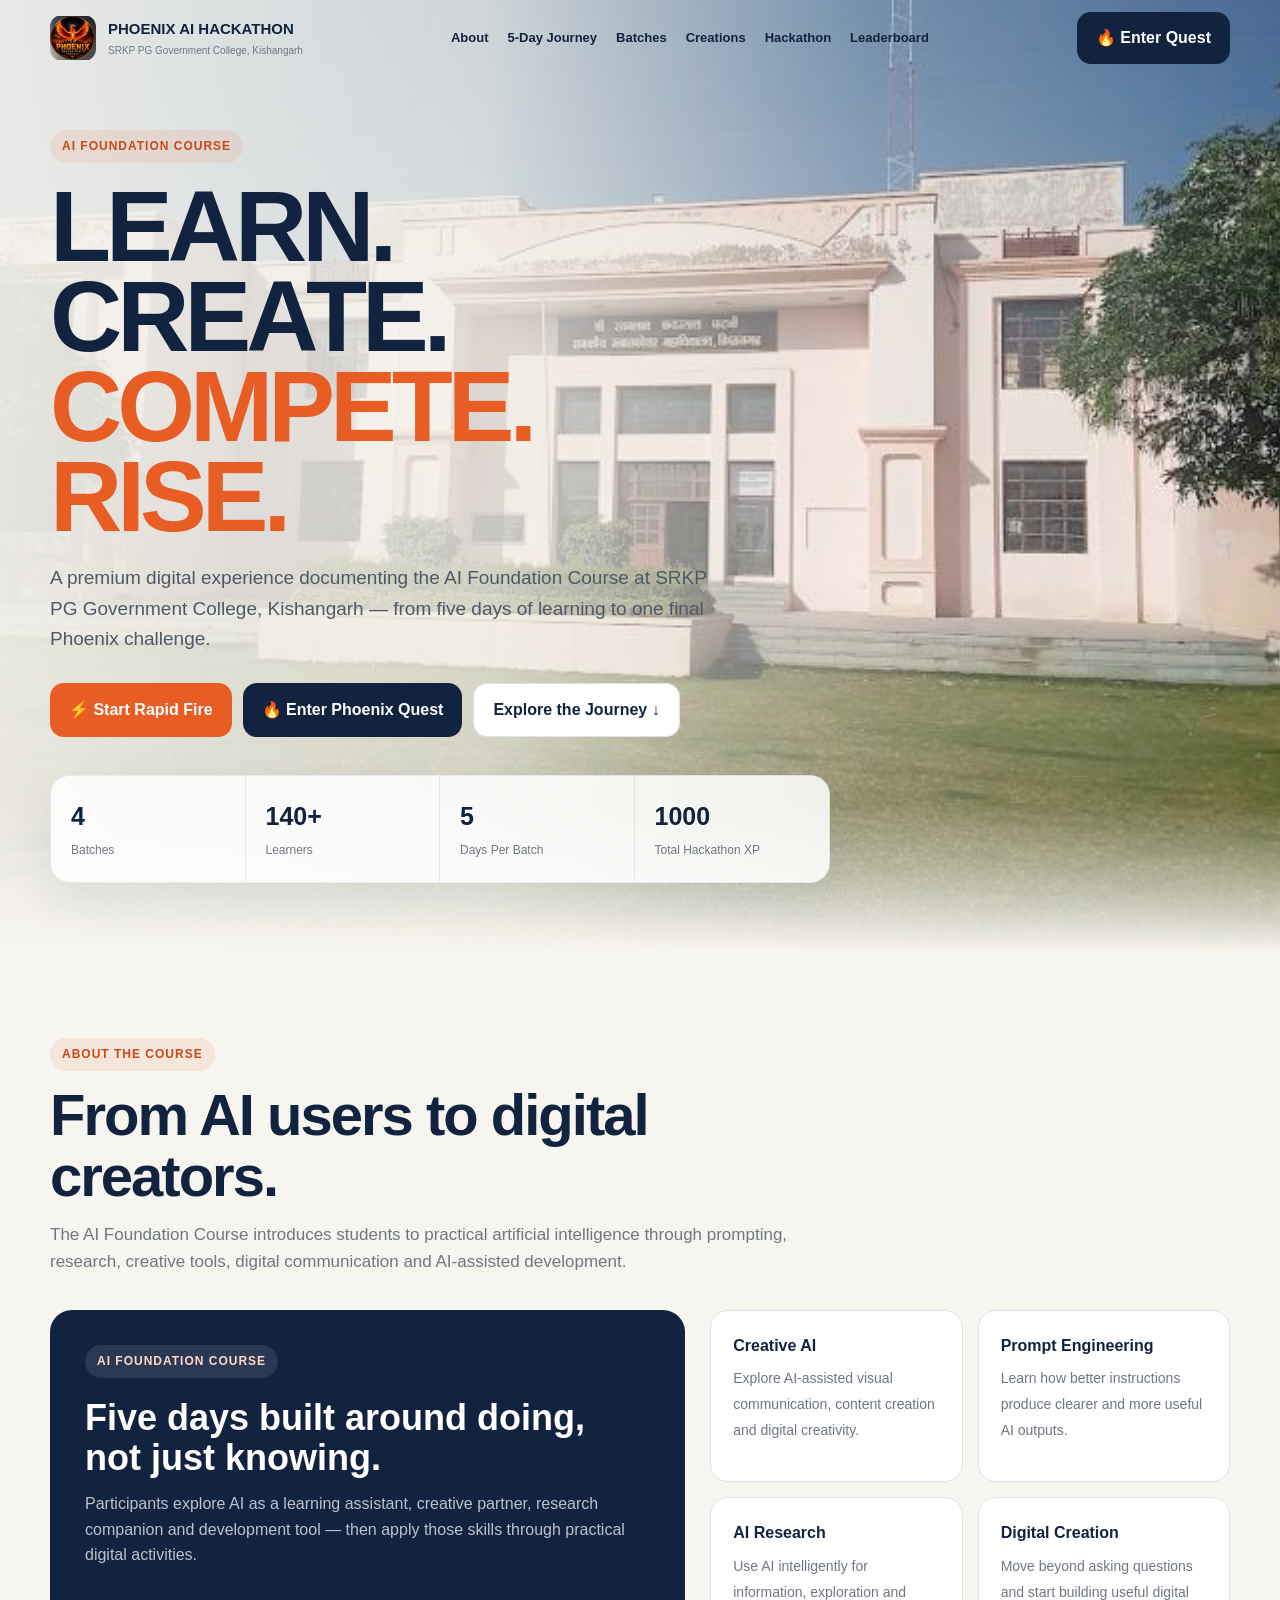
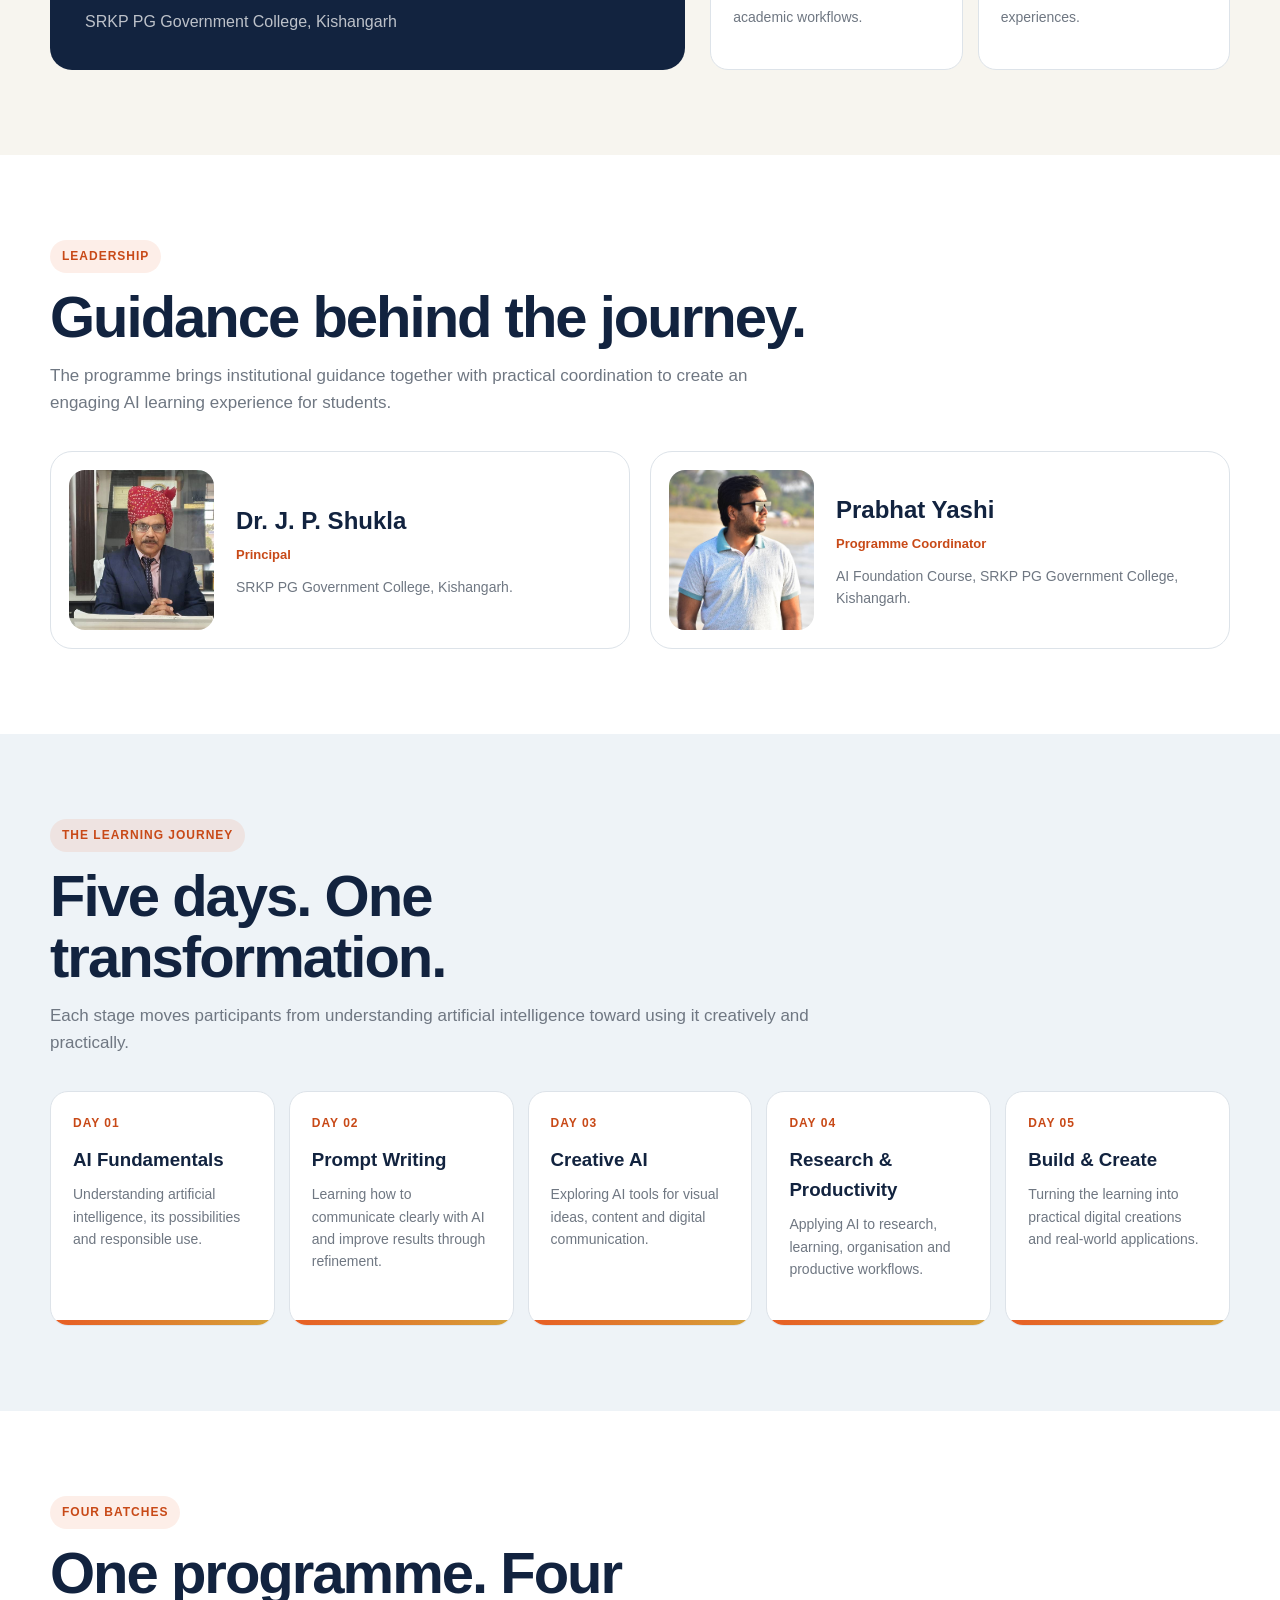
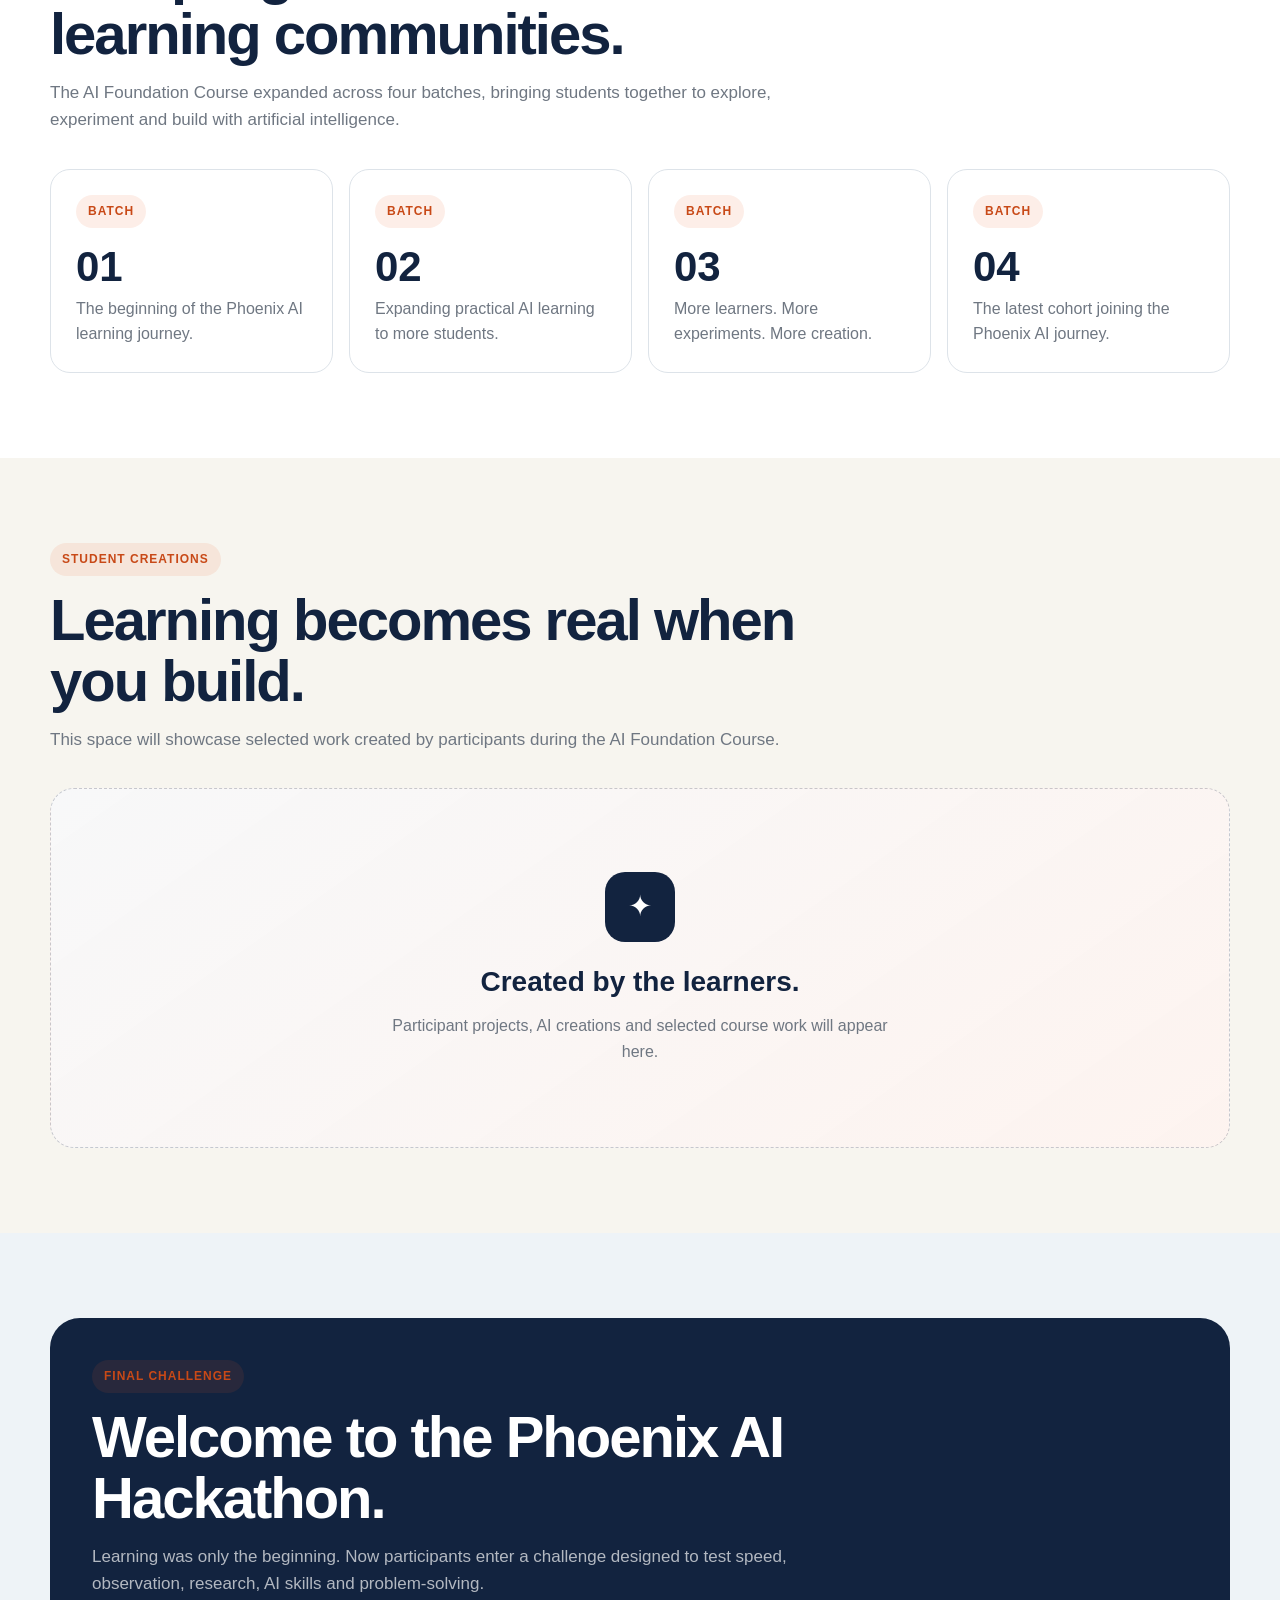
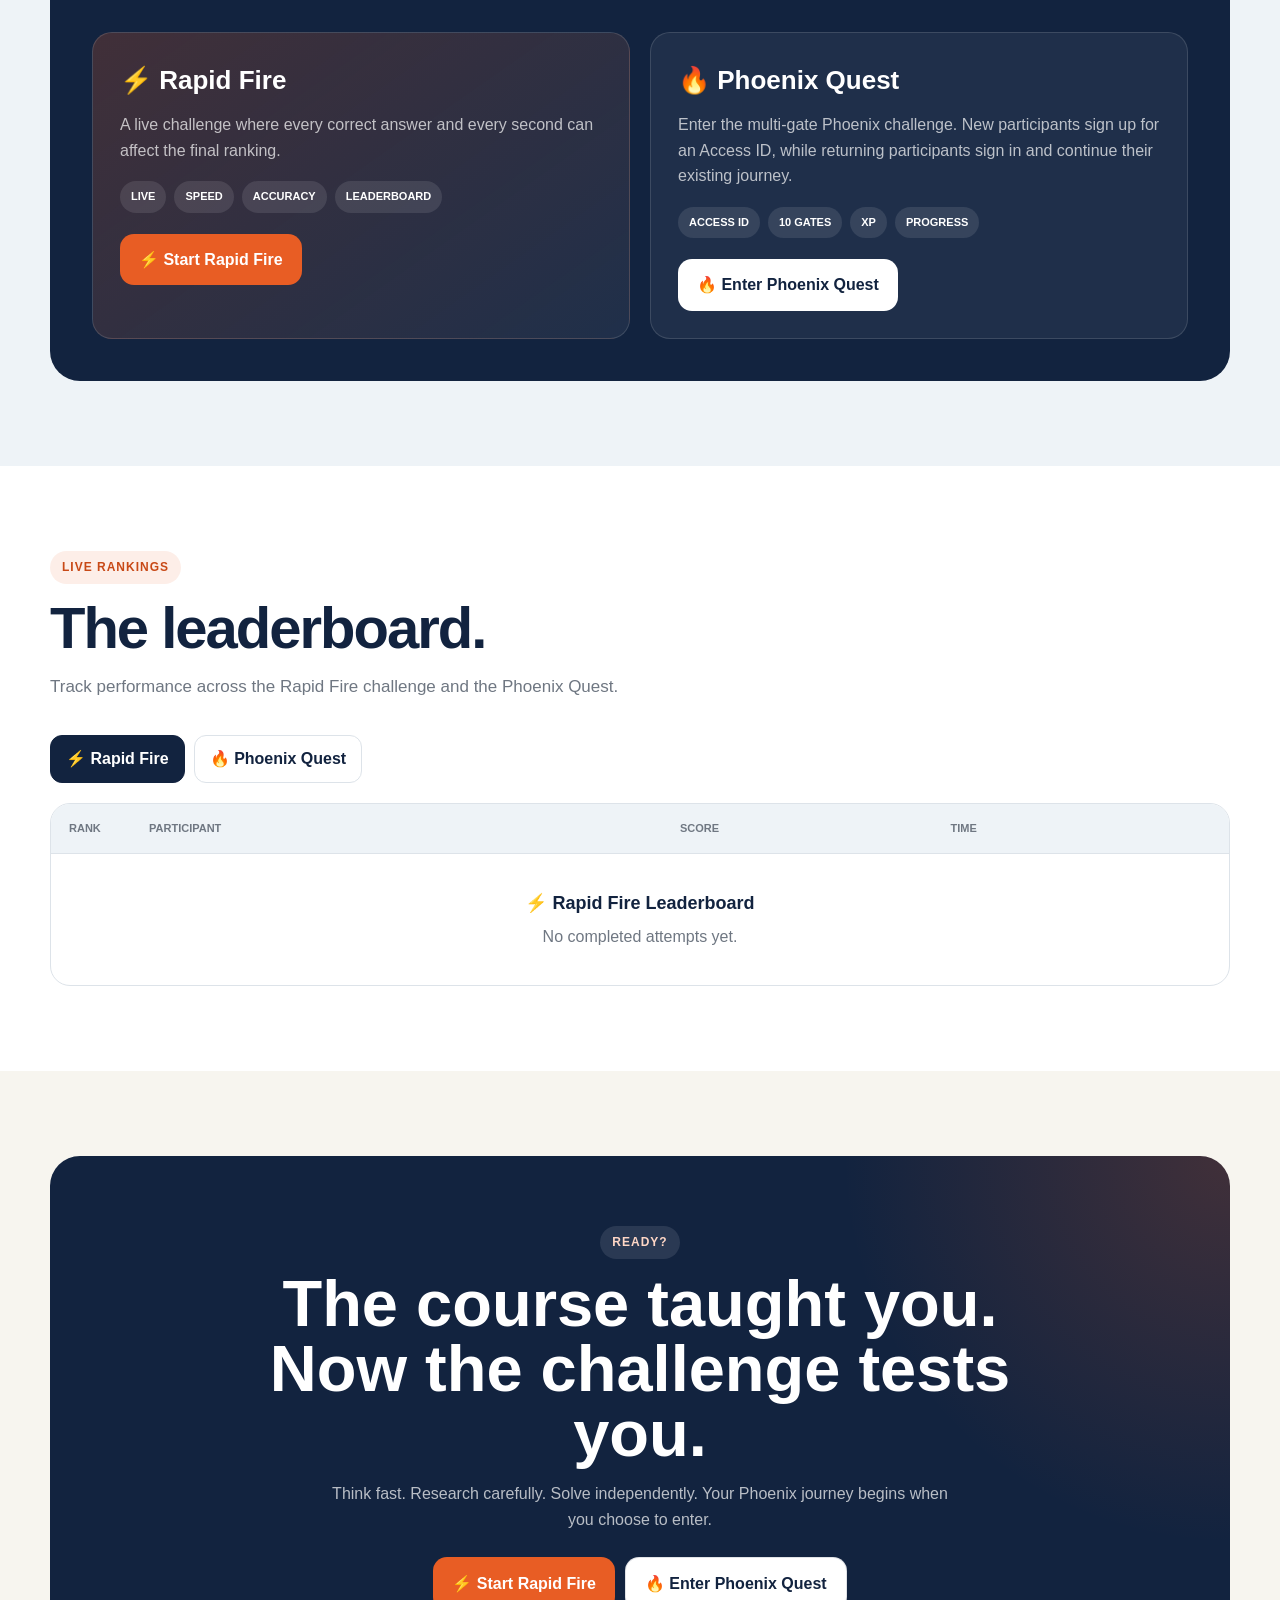
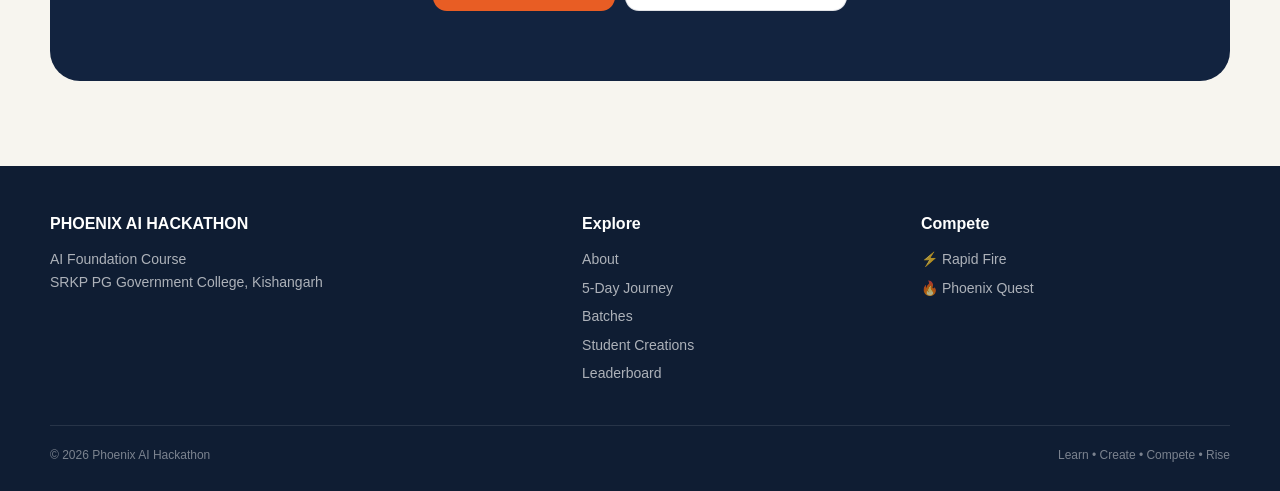
<file: index.html>
<!DOCTYPE html>
<html lang="en">

<head>

  <meta charset="UTF-8">

  <meta
    name="viewport"
    content="width=device-width, initial-scale=1.0"
  >

  <meta
    name="theme-color"
    content="#f7f5ef"
  >

  <meta
    name="description"
    content="Phoenix AI Hackathon — AI Foundation Course at SRKP PG Government College, Kishangarh."
  >

  <title>
    Phoenix AI Hackathon | SRKP PG Government College
  </title>

  <style>

    /* =========================================
       PHOENIX AI HACKATHON
       INDEX.HTML
    ========================================== */

    :root {

      --bg: #f7f5ef;
      --white: #ffffff;
      --soft: #eef3f7;

      --navy: #12233f;
      --navy-light: #1d3152;

      --orange: #e85d24;
      --orange-dark: #c84917;

      --gold: #d6a23a;

      --text: #18202a;
      --muted: #6f7782;

      --border: #dde3e9;

      --radius: 22px;

      --shadow:
        0 18px 45px rgba(18, 35, 63, 0.08);

      --max-width: 1180px;

    }


    /* =========================================
       RESET
    ========================================== */

    * {
      box-sizing: border-box;
      margin: 0;
      padding: 0;
    }


    html {
      scroll-behavior: smooth;
    }


    body {

      font-family:
        Arial,
        Helvetica,
        sans-serif;

      background: var(--bg);

      color: var(--text);

      line-height: 1.6;

      overflow-x: hidden;

    }


    body.menu-open {
      overflow: hidden;
    }


    a {
      text-decoration: none;
      color: inherit;
    }


    button,
    input,
    select,
    textarea {
      font: inherit;
    }


    button {
      border: 0;
    }


    img {
      display: block;
      max-width: 100%;
    }


    .container {

      width:
        min(
          var(--max-width),
          calc(100% - 30px)
        );

      margin-inline: auto;

    }


    .section {
      padding: 85px 0;
    }


    .section.white {
      background: var(--white);
    }


    .section.soft {
      background: var(--soft);
    }


    /* =========================================
       TYPOGRAPHY
    ========================================== */

    .eyebrow {

      display: inline-block;

      padding: 7px 12px;

      border-radius: 50px;

      background:
        rgba(232, 93, 36, 0.10);

      color: var(--orange-dark);

      font-size: 12px;

      font-weight: 900;

      letter-spacing: 1px;

      text-transform: uppercase;

    }


    .section-heading {

      max-width: 760px;

      margin-bottom: 35px;

    }


    .section-heading h2 {

      margin-top: 14px;

      margin-bottom: 14px;

      color: var(--navy);

      font-size:
        clamp(
          35px,
          5vw,
          58px
        );

      line-height: 1.05;

      letter-spacing: -2px;

    }


    .section-heading p {

      color: var(--muted);

      font-size: 17px;

    }


    /* =========================================
       BUTTONS
    ========================================== */

    .btn {

      display: inline-flex;

      align-items: center;

      justify-content: center;

      gap: 7px;

      min-height: 50px;

      padding: 13px 19px;

      border-radius: 14px;

      cursor: pointer;

      font-weight: 900;

      text-align: center;

      transition:
        transform 0.2s ease,
        background 0.2s ease,
        color 0.2s ease,
        box-shadow 0.2s ease;

    }


    .btn:hover {
      transform: translateY(-2px);
    }


    .btn:active {
      transform: translateY(0);
    }


    .btn-primary {

      background: var(--navy);

      color: var(--white);

    }


    .btn-primary:hover {
      background: var(--navy-light);
    }


    .btn-orange {

      background: var(--orange);

      color: var(--white);

    }


    .btn-orange:hover {
      background: var(--orange-dark);
    }


    .btn-light {

      background: var(--white);

      color: var(--navy);

      border:
        1px solid
        rgba(18, 35, 63, 0.13);

    }


    /* =========================================
       HEADER
    ========================================== */

    header {

      position: fixed;

      top: 0;
      left: 0;

      width: 100%;

      z-index: 1000;

      transition:
        background 0.3s ease,
        border 0.3s ease,
        box-shadow 0.3s ease;

    }


    header.scrolled {

      background:
        rgba(247, 245, 239, 0.95);

      -webkit-backdrop-filter:
        blur(15px);

      backdrop-filter:
        blur(15px);

      border-bottom:
        1px solid
        rgba(18, 35, 63, 0.08);

      box-shadow:
        0 8px 25px
        rgba(18, 35, 63, 0.04);

    }


    .navbar {

      min-height: 76px;

      display: flex;

      align-items: center;

      justify-content: space-between;

      gap: 18px;

    }


    .brand {

      display: flex;

      align-items: center;

      gap: 12px;

      min-width: 0;

    }


    .phoenix-mark {

      width: 46px;
      height: 46px;

      flex: 0 0 46px;

      display: grid;

      place-items: center;

      border-radius: 14px;

      background:
        linear-gradient(
          135deg,
          var(--orange),
          var(--gold)
        );

      color: var(--white);

      font-size: 21px;

      font-weight: 900;

      box-shadow:
        0 8px 20px
        rgba(232, 93, 36, 0.18);

    }


    .brand-text {
      min-width: 0;
    }


    .brand-text strong {

      display: block;

      color: var(--navy);

      font-size: 15px;

      white-space: nowrap;

    }


    .brand-text span {

      display: block;

      margin-top: 2px;

      color: var(--muted);

      font-size: 10px;

      white-space: nowrap;

    }


    /* ===== END CHUNK 1 ===== */
        /* ===== START CHUNK 2 ===== */


    /* =========================================
       DESKTOP NAVIGATION
    ========================================== */

    .nav-links {

      display: flex;

      align-items: center;

      gap: 19px;

      color: var(--navy);

      font-size: 13px;

      font-weight: 800;

    }


    .nav-links a {

      position: relative;

      transition:
        color 0.2s ease;

    }


    .nav-links a:hover {
      color: var(--orange);
    }


    .desktop-enter {
      flex-shrink: 0;
    }


    /* =========================================
       MOBILE MENU
    ========================================== */

    .menu-btn {

      display: none;

      width: 46px;
      height: 46px;

      flex: 0 0 46px;

      border-radius: 13px;

      border:
        1px solid
        var(--border);

      background: var(--white);

      color: var(--navy);

      font-size: 21px;

      cursor: pointer;

    }


    .mobile-menu {

      display: none;

      background:
        rgba(247, 245, 239, 0.99);

      border-top:
        1px solid
        var(--border);

      box-shadow:
        0 15px 30px
        rgba(18, 35, 63, 0.08);

    }


    .mobile-menu.open {
      display: block;
    }


    .mobile-menu .container {
      padding: 10px 0 16px;
    }


    .mobile-menu a {

      display: block;

      padding: 12px 4px;

      color: var(--navy);

      font-weight: 800;

      border-bottom:
        1px solid
        rgba(18, 35, 63, 0.06);

    }


    .mobile-menu a:last-child {
      border-bottom: none;
    }


    /* =========================================
       HERO
    ========================================== */

    .hero {

      min-height: 100vh;

      position: relative;

      display: flex;

      align-items: flex-end;

      padding:
        130px 0 70px;

      background:
  linear-gradient(
    90deg,
    rgba(247,245,239,0.92) 0%,
    rgba(247,245,239,0.78) 38%,
    rgba(247,245,239,0.30) 68%,
    rgba(247,245,239,0.05) 100%
  ),
  url("images/college.jpg") center center / cover no-repeat;

    }


    .hero::after {

      content: "";

      position: absolute;

      left: 0;
      right: 0;
      bottom: 0;

      height: 150px;

      background:
        linear-gradient(
          transparent,
          var(--bg)
        );

      pointer-events: none;

    }


    .hero-content {

      position: relative;

      z-index: 2;

      max-width: 800px;

    }


    .hero h1 {

      margin:
        18px 0 22px;

      color: var(--navy);

      font-size:
        clamp(
          54px,
          9vw,
          100px
        );

      line-height: 0.90;

      letter-spacing: -5px;

    }


    .hero h1 span {
      color: var(--orange);
    }


    .hero-description {

      max-width: 660px;

      margin-bottom: 29px;

      color: #4e5967;

      font-size: 19px;

    }


    .hero-buttons {

      display: flex;

      flex-wrap: wrap;

      gap: 11px;

      margin-bottom: 38px;

    }


    .hero-buttons .btn {
      min-height: 52px;
    }


    /* =========================================
       HERO STATS
    ========================================== */

    .hero-stats {

      max-width: 780px;

      display: grid;

      grid-template-columns:
        repeat(4, 1fr);

      overflow: hidden;

      background:
        rgba(255, 255, 255, 0.86);

      -webkit-backdrop-filter:
        blur(12px);

      backdrop-filter:
        blur(12px);

      border:
        1px solid
        rgba(18, 35, 63, 0.08);

      border-radius: 20px;

      box-shadow: var(--shadow);

    }


    .hero-stat {

      padding: 20px;

      border-right:
        1px solid
        rgba(18, 35, 63, 0.08);

    }


    .hero-stat:last-child {
      border-right: none;
    }


    .hero-stat strong {

      display: block;

      color: var(--navy);

      font-size: 25px;

    }


    .hero-stat span {

      color: var(--muted);

      font-size: 12px;

    }


    /* =========================================
       ABOUT SECTION
    ========================================== */

    .about-grid {

      display: grid;

      grid-template-columns:
        1.1fr 0.9fr;

      gap: 25px;

    }


    .about-main {

      min-height: 360px;

      display: flex;

      flex-direction: column;

      justify-content:
        space-between;

      padding: 35px;

      border-radius:
        var(--radius);

      background:
        var(--navy);

      color:
        var(--white);

    }


    .about-main .eyebrow {

      background:
        rgba(255,255,255,0.10);

      color: #ffd7c6;

    }


    .about-main h3 {

      margin:
        20px 0 14px;

      font-size: 36px;

      line-height: 1.1;

    }


    .about-main p {

      color:
        rgba(255,255,255,0.72);

    }


    .about-cards {

      display: grid;

      grid-template-columns:
        1fr 1fr;

      gap: 15px;

    }


    .small-card {

      padding: 22px;

      border:
        1px solid
        var(--border);

      border-radius: 18px;

      background:
        var(--white);

    }


    .small-card strong {

      display: block;

      margin-bottom: 7px;

      color:
        var(--navy);

    }


    .small-card span {

      color:
        var(--muted);

      font-size: 14px;

    }


    /* =========================================
       LEADERSHIP
    ========================================== */

    .leader-grid {

      display: grid;

      grid-template-columns:
        repeat(2, 1fr);

      gap: 20px;

    }


    .leader-card {

      display: grid;

      grid-template-columns:
        145px 1fr;

      gap: 22px;

      align-items: center;

      padding: 18px;

      background:
        var(--white);

      border:
        1px solid
        var(--border);

      border-radius: 22px;

    }


    .leader-photo {

      width: 100%;

      aspect-ratio: 1 / 1.1;

      object-fit: cover;

      border-radius: 16px;

      background:
        var(--soft);

    }


    .leader-card h3 {

      margin-bottom: 5px;

      color:
        var(--navy);

      font-size: 24px;

    }


    .role {

      margin-bottom: 10px;

      color:
        var(--orange-dark);

      font-size: 13px;

      font-weight: 900;

    }


    .leader-card p {

      color:
        var(--muted);

      font-size: 14px;

    }


    /* ===== END CHUNK 2 ===== */
        /* ===== START CHUNK 3 ===== */


    /* =========================================
       FIVE-DAY JOURNEY
    ========================================== */

    .journey-grid {

      display: grid;

      grid-template-columns:
        repeat(5, 1fr);

      gap: 14px;

    }


    .day-card {

      position: relative;

      min-height: 235px;

      overflow: hidden;

      padding: 22px;

      background:
        var(--white);

      border:
        1px solid
        var(--border);

      border-radius: 18px;

      transition:
        transform 0.25s ease,
        box-shadow 0.25s ease;

    }


    .day-card:hover {

      transform:
        translateY(-5px);

      box-shadow:
        var(--shadow);

    }


    .day-number {

      color:
        var(--orange-dark);

      font-size: 12px;

      font-weight: 900;

      letter-spacing: 1px;

    }


    .day-card h3 {

      margin:
        12px 0 8px;

      color:
        var(--navy);

    }


    .day-card p {

      color:
        var(--muted);

      font-size: 14px;

    }


    .day-strip {

      position: absolute;

      left: 0;
      right: 0;
      bottom: 0;

      height: 5px;

      background:
        linear-gradient(
          90deg,
          var(--orange),
          var(--gold)
        );

    }


    /* =========================================
       BATCHES
    ========================================== */

    .batch-grid {

      display: grid;

      grid-template-columns:
        repeat(4, 1fr);

      gap: 16px;

    }


    .batch-card {

      padding: 25px;

      background:
        var(--white);

      border:
        1px solid
        var(--border);

      border-radius: 20px;

    }


    .batch-card h3 {

      margin-top: 18px;

      color:
        var(--navy);

      font-size: 42px;

      line-height: 1;

    }


    .batch-card p {

      margin-top: 8px;

      color:
        var(--muted);

    }


    /* =========================================
       STUDENT CREATIONS PLACEHOLDER
    ========================================== */

    .gallery-placeholder {

      min-height: 360px;

      display: grid;

      place-items: center;

      padding: 30px;

      text-align: center;

      border:
        1px dashed
        rgba(18, 35, 63, 0.22);

      border-radius: 24px;

      background:

        linear-gradient(
          145deg,
          rgba(18,35,63,0.03),
          rgba(232,93,36,0.07)
        ),

        var(--white);

    }


    .gallery-placeholder-inner {
      max-width: 520px;
    }


    .gallery-placeholder-icon {

      width: 70px;
      height: 70px;

      display: grid;

      place-items: center;

      margin:
        0 auto 18px;

      border-radius: 20px;

      background:
        var(--navy);

      color:
        var(--white);

      font-size: 29px;

    }


    .gallery-placeholder h3 {

      margin-bottom: 9px;

      color:
        var(--navy);

      font-size: 28px;

    }


    .gallery-placeholder p {

      color:
        var(--muted);

    }


    /* =========================================
       HACKATHON CHALLENGE
    ========================================== */

    .challenge-box {

      padding: 42px;

      border-radius: 30px;

      background:
        var(--navy);

      color:
        var(--white);

    }


    .challenge-box
    .section-heading h2 {

      color:
        var(--white);

    }


    .challenge-box
    .section-heading p {

      color:
        rgba(255,255,255,0.68);

    }


    .challenge-grid {

      display: grid;

      grid-template-columns:
        1fr 1fr;

      gap: 20px;

    }


    .challenge-card {

      padding: 27px;

      border:
        1px solid
        rgba(255,255,255,0.13);

      border-radius: 20px;

      background:
        rgba(255,255,255,0.06);

    }


    .challenge-card.featured {

      background:
        linear-gradient(
          145deg,
          rgba(232,93,36,0.22),
          rgba(255,255,255,0.06)
        );

    }


    .challenge-card h3 {

      margin-bottom: 10px;

      font-size: 26px;

    }


    .challenge-card p {

      margin-bottom: 18px;

      color:
        rgba(255,255,255,0.70);

    }


    .chips {

      display: flex;

      flex-wrap: wrap;

      gap: 8px;

      margin-bottom: 21px;

    }


    .chip {

      padding: 7px 11px;

      border-radius: 50px;

      background:
        rgba(255,255,255,0.10);

      font-size: 11px;

      font-weight: 900;

    }


    .challenge-card
    .btn-light {

      border: none;

    }


    /* =========================================
       LEADERBOARD
    ========================================== */

    .board-selector {

      display: flex;

      flex-wrap: wrap;

      gap: 9px;

      margin-bottom: 20px;

    }


    .board-tab {

      padding: 10px 15px;

      border:
        1px solid
        var(--border);

      border-radius: 12px;

      background:
        var(--white);

      color:
        var(--navy);

      font-weight: 900;

      cursor: pointer;

    }


    .board-tab.active {

      background:
        var(--navy);

      color:
        var(--white);

      border-color:
        var(--navy);

    }


    .leaderboard-box {

      overflow: hidden;

      background:
        var(--white);

      border:
        1px solid
        var(--border);

      border-radius: 20px;

    }


    .leader-row {

      display: grid;

      grid-template-columns:
        70px 1.4fr 0.7fr 0.7fr;

      gap: 10px;

      align-items: center;

      padding:
        16px 18px;

      border-bottom:
        1px solid
        var(--border);

    }


    .leader-row:last-child {

      border-bottom: none;

    }


    .leader-row.header {

      background:
        var(--soft);

      color:
        var(--muted);

      font-size: 11px;

      font-weight: 900;

    }


    .rank {

      width: 35px;
      height: 35px;

      display: grid;

      place-items: center;

      border-radius: 10px;

      background:
        var(--soft);

      color:
        var(--navy);

      font-weight: 900;

    }


    .board-empty {

      padding:
        35px 20px;

      text-align: center;

      color:
        var(--muted);

    }


    .board-empty strong {

      display: block;

      margin-bottom: 6px;

      color:
        var(--navy);

      font-size: 18px;

    }


    .locked-board {

      padding:
        34px 22px;

      text-align: center;

      color:
        var(--muted);

    }


    .locked-board strong {

      display: block;

      margin-bottom: 6px;

      color:
        var(--navy);

    }


    .lock-icon {

      width: 55px;
      height: 55px;

      display: grid;

      place-items: center;

      margin:
        0 auto 13px;

      border-radius: 16px;

      background:
        var(--soft);

      font-size: 23px;

    }


    /* ===== END CHUNK 3 ===== */
        /* ===== START CHUNK 4 ===== */


    /* =========================================
       FINAL CALL TO ACTION
    ========================================== */

    .final-cta {

      padding: 70px 25px;

      text-align: center;

      border-radius: 30px;

      background:

        radial-gradient(
          circle at top right,
          rgba(232,93,36,0.22),
          transparent 30%
        ),

        var(--navy);

      color: var(--white);

    }


    .final-cta .eyebrow {

      background:
        rgba(255,255,255,0.10);

      color: #ffd7c6;

    }


    .final-cta h2 {

      max-width: 800px;

      margin:
        12px auto 15px;

      font-size:
        clamp(
          36px,
          6vw,
          65px
        );

      line-height: 1;

    }


    .final-cta p {

      max-width: 620px;

      margin:
        0 auto 25px;

      color:
        rgba(255,255,255,0.70);

    }


    .cta-buttons {

      display: flex;

      justify-content: center;

      flex-wrap: wrap;

      gap: 10px;

    }


    /* =========================================
       FOOTER
    ========================================== */

    footer {

      padding:
        45px 0 25px;

      background:
        #0f1d33;

      color:
        var(--white);

    }


    .footer-grid {

      display: grid;

      grid-template-columns:
        1.3fr 0.8fr 0.8fr;

      gap: 30px;

      margin-bottom: 35px;

    }


    footer h4 {

      margin-bottom: 12px;

    }


    footer p,
    footer a {

      color:
        rgba(255,255,255,0.66);

      font-size: 14px;

    }


    footer a {

      display: block;

      margin-bottom: 6px;

    }


    footer a:hover {

      color:
        var(--white);

    }


    .copyright {

      display: flex;

      justify-content:
        space-between;

      gap: 15px;

      flex-wrap: wrap;

      padding-top: 20px;

      border-top:
        1px solid
        rgba(255,255,255,0.10);

      color:
        rgba(255,255,255,0.45);

      font-size: 12px;

    }


    /* =========================================
       TABLET RESPONSIVE
    ========================================== */

    @media
    (max-width: 1050px) {

      .nav-links {

        gap: 12px;

        font-size: 12px;

      }

    }


    @media
    (max-width: 950px) {

      .nav-links,
      .desktop-enter {

        display: none;

      }


      .menu-btn {

        display: block;

      }


      .about-grid,
      .challenge-grid {

        grid-template-columns:
          1fr;

      }


      .journey-grid {

        grid-template-columns:
          repeat(2, 1fr);

      }


      .batch-grid {

        grid-template-columns:
          repeat(2, 1fr);

      }


      .leader-grid {

        grid-template-columns:
          1fr;

      }


    .hero {

  background:
    linear-gradient(
      180deg,
      rgba(247,245,239,0.30) 0%,
      rgba(247,245,239,0.45) 35%,
      rgba(247,245,239,0.88) 78%,
      rgba(247,245,239,1) 100%
    ),
    url("images/college.jpg")
    top center / 100% auto
    no-repeat;

  background-color: var(--bg);

    }

    }


    /* =========================================
       MOBILE RESPONSIVE
    ========================================== */

    @media
    (max-width: 650px) {

      .section {

        padding:
          62px 0;

      }


      .container {

        width:
          min(
            calc(100% - 24px),
            var(--max-width)
          );

      }


      .navbar {

        min-height: 68px;

      }


      .brand-text strong {

        font-size: 13px;

      }


      .brand-text span {

        display: none;

      }


      .phoenix-mark {

        width: 40px;
        height: 40px;

        flex-basis: 40px;

      }


      /* HERO MOBILE */

      .hero {

        min-height: auto;

        padding:
          112px 0 48px;

        align-items: center;

      }


      .hero h1 {

        font-size:
          clamp(
            50px,
            16vw,
            75px
          );

        letter-spacing: -3px;

      }


      .hero-description {

        font-size: 16px;

      }


      .hero-buttons {

        display: grid;

        grid-template-columns:
          1fr;

      }


      .hero-buttons .btn {

        width: 100%;

        min-height: 55px;

      }


      /* HERO STATS MOBILE */

      .hero-stats {

        grid-template-columns:
          1fr 1fr;

      }


      .hero-stat {

        padding: 18px;

      }


      .hero-stat:nth-child(2) {

        border-right: none;

      }


      .hero-stat:nth-child(-n+2) {

        border-bottom:
          1px solid
          rgba(18,35,63,0.08);

      }


      /* GRIDS MOBILE */

      .about-cards,
      .journey-grid,
      .batch-grid {

        grid-template-columns:
          1fr;

      }


      .about-main {

        min-height: 330px;

        padding: 27px;

      }


      .about-main h3 {

        font-size: 30px;

      }


      /* LEADERSHIP MOBILE */

      .leader-card {

        grid-template-columns:
          90px 1fr;

        gap: 15px;

      }


      .leader-card h3 {

        font-size: 20px;

      }


      /* HACKATHON MOBILE */

      .challenge-box {

        padding:
          28px 18px;

      }


      /* LEADERBOARD MOBILE */

      .leader-row.header {

        display: none;

      }


      .leader-row {

        grid-template-columns:
          48px 1fr;

      }


      .leader-row
      > div:nth-child(3),

      .leader-row
      > div:nth-child(4) {

        grid-column: 2;

      }


      /* FOOTER MOBILE */

      .footer-grid {

        grid-template-columns:
          1fr;

      }


      /* CTA MOBILE */

      .final-cta {

        padding:
          50px 18px;

      }


      .cta-buttons {

        display: grid;

      }


      .cta-buttons .btn {

        width: 100%;

      }

    }


    /* =========================================
       VERY SMALL MOBILE
    ========================================== */

    @media
    (max-width: 390px) {

      .brand-text strong {

        font-size: 12px;

      }


      .hero h1 {

        font-size: 49px;

      }

    }


    /* =========================================
       ACCESSIBILITY
    ========================================== */

    @media
    (prefers-reduced-motion: reduce) {

      html {

        scroll-behavior: auto;

      }


      *,
      *::before,
      *::after {

        animation-duration:
          0.01ms !important;

        animation-iteration-count:
          1 !important;

        transition-duration:
          0.01ms !important;

      }

    }


    /* ===== END CHUNK 4 ===== */

  </style>

</head>
  <!-- ===== START CHUNK 5 ===== -->

<body>

  <!-- =========================================
       HEADER / NAVIGATION
  ========================================== -->

  <header id="header">

    <div class="container navbar">

      <a href="#home" class="brand">

        <img
          src="images/logo.jpg"
          alt="Phoenix AI Hackathon Logo"
          style="
            width:46px;
            height:46px;
            object-fit:contain;
            border-radius:12px;
          "
        >

        <div class="brand-text">

          <strong>
            PHOENIX AI HACKATHON
          </strong>

          <span>
            SRKP PG Government College, Kishangarh
          </span>

        </div>

      </a>


      <!-- DESKTOP NAVIGATION -->

      <nav class="nav-links">

        <a href="#about">
          About
        </a>

        <a href="#journey">
          5-Day Journey
        </a>

        <a href="#batches">
          Batches
        </a>

        <a href="#creations">
          Creations
        </a>

        <a href="#challenge">
          Hackathon
        </a>

        <a href="#leaderboard">
          Leaderboard
        </a>

      </nav>


      <!-- DESKTOP QUEST BUTTON -->

      <a
        href="quest-access.html"
        class="btn btn-primary desktop-enter"
      >
        🔥 Enter Quest
      </a>


      <!-- MOBILE MENU BUTTON -->

      <button
        class="menu-btn"
        id="menuBtn"
        type="button"
        aria-label="Open navigation menu"
        aria-expanded="false"
      >
        ☰
      </button>

    </div>


    <!-- MOBILE NAVIGATION -->

    <div
      class="mobile-menu"
      id="mobileMenu"
    >

      <div class="container">

        <a href="#about">
          About
        </a>

        <a href="#journey">
          5-Day Journey
        </a>

        <a href="#batches">
          Batches
        </a>

        <a href="#creations">
          Creations
        </a>

        <a href="#challenge">
          Hackathon
        </a>

        <a href="#leaderboard">
          Leaderboard
        </a>

        <a href="rapid-fire.html">
          ⚡ Start Rapid Fire
        </a>

        <a href="quest-access.html">
          🔥 Enter Phoenix Quest
        </a>

      </div>

    </div>

  </header>


  <!-- =========================================
       MAIN CONTENT
  ========================================== -->

  <main>


    <!-- =========================================
         HERO
    ========================================== -->

    <section
      class="hero"
      id="home"
    >

      <div class="container">

        <div class="hero-content">

          <span class="eyebrow">
            AI Foundation Course
          </span>


          <h1>

            LEARN.<br>

            CREATE.<br>

            <span>
              COMPETE.<br>
              RISE.
            </span>

          </h1>


          <p class="hero-description">

            A premium digital experience documenting the
            AI Foundation Course at SRKP PG Government College,
            Kishangarh — from five days of learning to one
            final Phoenix challenge.

          </p>


          <!-- IMPORTANT:
               RAPID FIRE + PHOENIX QUEST
               BOTH ARE DIRECTLY ACCESSIBLE HERE
          -->

          <div class="hero-buttons">


            <a
              href="rapid-fire.html"
              class="btn btn-orange"
            >
              ⚡ Start Rapid Fire
            </a>


            <a
              href="quest-access.html"
              class="btn btn-primary"
            >
              🔥 Enter Phoenix Quest
            </a>


            <a
              href="#journey"
              class="btn btn-light"
            >
              Explore the Journey ↓
            </a>


          </div>


          <!-- HERO STATISTICS -->

          <div class="hero-stats">


            <div class="hero-stat">

              <strong>
                4
              </strong>

              <span>
                Batches
              </span>

            </div>


            <div class="hero-stat">

              <strong>
                140+
              </strong>

              <span>
                Learners
              </span>

            </div>


            <div class="hero-stat">

              <strong>
                5
              </strong>

              <span>
                Days Per Batch
              </span>

            </div>


            <div class="hero-stat">

              <strong>
                1000
              </strong>

              <span>
                Total Hackathon XP
              </span>

            </div>


          </div>

        </div>

      </div>

    </section>


<!-- ===== END CHUNK 5 ===== -->
    <!-- ===== START CHUNK 6 ===== -->


<!-- =========================================
     ABOUT THE COURSE
========================================== -->

<section
  class="section"
  id="about"
>

  <div class="container">

    <div class="section-heading">

      <span class="eyebrow">
        About the Course
      </span>

      <h2>
        From AI users to digital creators.
      </h2>

      <p>
        The AI Foundation Course introduces students to
        practical artificial intelligence through prompting,
        research, creative tools, digital communication and
        AI-assisted development.
      </p>

    </div>


    <div class="about-grid">


      <div class="about-main">

        <div>

          <span class="eyebrow">
            AI FOUNDATION COURSE
          </span>

          <h3>
            Five days built around doing, not just knowing.
          </h3>

          <p>
            Participants explore AI as a learning assistant,
            creative partner, research companion and
            development tool — then apply those skills
            through practical digital activities.
          </p>

        </div>


        <p>
          SRKP PG Government College, Kishangarh
        </p>

      </div>


      <div class="about-cards">


        <div class="small-card">

          <strong>
            Creative AI
          </strong>

          <span>
            Explore AI-assisted visual communication,
            content creation and digital creativity.
          </span>

        </div>


        <div class="small-card">

          <strong>
            Prompt Engineering
          </strong>

          <span>
            Learn how better instructions produce
            clearer and more useful AI outputs.
          </span>

        </div>


        <div class="small-card">

          <strong>
            AI Research
          </strong>

          <span>
            Use AI intelligently for information,
            exploration and academic workflows.
          </span>

        </div>


        <div class="small-card">

          <strong>
            Digital Creation
          </strong>

          <span>
            Move beyond asking questions and start
            building useful digital experiences.
          </span>

        </div>


      </div>

    </div>

  </div>

</section>



<!-- =========================================
     LEADERSHIP
========================================== -->

<section class="section white">

  <div class="container">


    <div class="section-heading">

      <span class="eyebrow">
        Leadership
      </span>

      <h2>
        Guidance behind the journey.
      </h2>

      <p>
        The programme brings institutional guidance
        together with practical coordination to create
        an engaging AI learning experience for students.
      </p>

    </div>


    <div class="leader-grid">


      <!-- PRINCIPAL -->

      <article class="leader-card">

        <img
          src="images/principal.jpg"
          alt="Principal"
          class="leader-photo"
          loading="lazy"
        >

        <div>

          <h3>
            Dr. J. P. Shukla
          </h3>

          <div class="role">
            Principal
          </div>

          <p>
            SRKP PG Government College,
            Kishangarh.
          </p>

        </div>

      </article>


      <!-- PROGRAMME COORDINATOR -->

      <article class="leader-card">

        <img
          src="images/sir.jpeg"
          alt="Programme Coordinator"
          class="leader-photo"
          loading="lazy"
        >

        <div>

          <h3>
            Prabhat Yashi
          </h3>

          <div class="role">
            Programme Coordinator
          </div>

          <p>
            AI Foundation Course,
            SRKP PG Government College,
            Kishangarh.
          </p>

        </div>

      </article>


    </div>

  </div>

</section>



<!-- =========================================
     FIVE-DAY JOURNEY
========================================== -->

<section
  class="section soft"
  id="journey"
>

  <div class="container">


    <div class="section-heading">

      <span class="eyebrow">
        The Learning Journey
      </span>

      <h2>
        Five days. One transformation.
      </h2>

      <p>
        Each stage moves participants from understanding
        artificial intelligence toward using it
        creatively and practically.
      </p>

    </div>


    <div class="journey-grid">


      <!-- DAY 1 -->

      <article class="day-card">

        <div class="day-number">
          DAY 01
        </div>

        <h3>
          AI Fundamentals
        </h3>

        <p>
          Understanding artificial intelligence,
          its possibilities and responsible use.
        </p>

        <div class="day-strip"></div>

      </article>


      <!-- DAY 2 -->

      <article class="day-card">

        <div class="day-number">
          DAY 02
        </div>

        <h3>
          Prompt Writing
        </h3>

        <p>
          Learning how to communicate clearly with
          AI and improve results through refinement.
        </p>

        <div class="day-strip"></div>

      </article>


      <!-- DAY 3 -->

      <article class="day-card">

        <div class="day-number">
          DAY 03
        </div>

        <h3>
          Creative AI
        </h3>

        <p>
          Exploring AI tools for visual ideas,
          content and digital communication.
        </p>

        <div class="day-strip"></div>

      </article>


      <!-- DAY 4 -->

      <article class="day-card">

        <div class="day-number">
          DAY 04
        </div>

        <h3>
          Research & Productivity
        </h3>

        <p>
          Applying AI to research, learning,
          organisation and productive workflows.
        </p>

        <div class="day-strip"></div>

      </article>


      <!-- DAY 5 -->

      <article class="day-card">

        <div class="day-number">
          DAY 05
        </div>

        <h3>
          Build & Create
        </h3>

        <p>
          Turning the learning into practical
          digital creations and real-world applications.
        </p>

        <div class="day-strip"></div>

      </article>


    </div>

  </div>

</section>


<!-- ===== END CHUNK 6 ===== -->
  <!-- ===== START CHUNK 7 ===== -->


<!-- =========================================
     FOUR BATCHES
========================================== -->

<section
  class="section white"
  id="batches"
>

  <div class="container">

    <div class="section-heading">

      <span class="eyebrow">
        Four Batches
      </span>

      <h2>
        One programme. Four learning communities.
      </h2>

      <p>
        The AI Foundation Course expanded across four
        batches, bringing students together to explore,
        experiment and build with artificial intelligence.
      </p>

    </div>


    <div class="batch-grid">


      <article class="batch-card">

        <span class="eyebrow">
          BATCH
        </span>

        <h3>
          01
        </h3>

        <p>
          The beginning of the Phoenix AI learning journey.
        </p>

      </article>


      <article class="batch-card">

        <span class="eyebrow">
          BATCH
        </span>

        <h3>
          02
        </h3>

        <p>
          Expanding practical AI learning to more students.
        </p>

      </article>


      <article class="batch-card">

        <span class="eyebrow">
          BATCH
        </span>

        <h3>
          03
        </h3>

        <p>
          More learners. More experiments. More creation.
        </p>

      </article>


      <article class="batch-card">

        <span class="eyebrow">
          BATCH
        </span>

        <h3>
          04
        </h3>

        <p>
          The latest cohort joining the Phoenix AI journey.
        </p>

      </article>


    </div>

  </div>

</section>



<!-- =========================================
     STUDENT CREATIONS
========================================== -->

<section
  class="section"
  id="creations"
>

  <div class="container">


    <div class="section-heading">

      <span class="eyebrow">
        Student Creations
      </span>

      <h2>
        Learning becomes real when you build.
      </h2>

      <p>
        This space will showcase selected work created
        by participants during the AI Foundation Course.
      </p>

    </div>


    <!--
      IMPORTANT:
      DO NOT ADD STUDENT CONTENT YET.

      Actual student creations will be inserted
      after the final files/content are collected.
    -->


    <div class="gallery-placeholder">

      <div class="gallery-placeholder-inner">

        <div class="gallery-placeholder-icon">
          ✦
        </div>

        <h3>
          Created by the learners.
        </h3>

        <p>
          Participant projects, AI creations and
          selected course work will appear here.
        </p>

      </div>

    </div>


  </div>

</section>



<!-- =========================================
     PHOENIX AI HACKATHON
========================================== -->

<section
  class="section soft"
  id="challenge"
>

  <div class="container">


    <div class="challenge-box">


      <div class="section-heading">

        <span class="eyebrow">
          Final Challenge
        </span>

        <h2>
          Welcome to the Phoenix AI Hackathon.
        </h2>

        <p>
          Learning was only the beginning.
          Now participants enter a challenge designed
          to test speed, observation, research,
          AI skills and problem-solving.
        </p>

      </div>


      <div class="challenge-grid">


        <!-- RAPID FIRE -->

        <article class="challenge-card featured">

          <h3>
            ⚡ Rapid Fire
          </h3>

          <p>
            A live challenge where every correct answer
            and every second can affect the final ranking.
          </p>


          <div class="chips">

            <span class="chip">
              LIVE
            </span>

            <span class="chip">
              SPEED
            </span>

            <span class="chip">
              ACCURACY
            </span>

            <span class="chip">
              LEADERBOARD
            </span>

          </div>


          <a
            href="rapid-fire.html"
            class="btn btn-orange"
          >
            ⚡ Start Rapid Fire
          </a>

        </article>



        <!-- PHOENIX QUEST -->

        <article class="challenge-card">

          <h3>
            🔥 Phoenix Quest
          </h3>

          <p>
            Enter the multi-gate Phoenix challenge.
            New participants sign up for an Access ID,
            while returning participants sign in and
            continue their existing journey.
          </p>


          <div class="chips">

            <span class="chip">
              ACCESS ID
            </span>

            <span class="chip">
              10 GATES
            </span>

            <span class="chip">
              XP
            </span>

            <span class="chip">
              PROGRESS
            </span>

          </div>


          <a
            href="quest-access.html"
            class="btn btn-light"
          >
            🔥 Enter Phoenix Quest
          </a>

        </article>


      </div>


    </div>

  </div>

</section>


<!-- ===== END CHUNK 7 ===== -->
    <!-- ===== START CHUNK 8 ===== -->


<!-- =========================================
     LEADERBOARDS
========================================== -->

<section
  class="section white"
  id="leaderboard"
>

  <div class="container">


    <div class="section-heading">

      <span class="eyebrow">
        Live Rankings
      </span>

      <h2>
        The leaderboard.
      </h2>

      <p>
        Track performance across the Rapid Fire challenge
        and the Phoenix Quest.
      </p>

    </div>


    <!-- LEADERBOARD SELECTOR -->

    <div
      class="board-selector"
      role="tablist"
      aria-label="Leaderboard selector"
    >


      <button
        class="board-tab active"
        id="rapidBoardTab"
        type="button"
        role="tab"
        aria-selected="true"
        onclick="showBoard('rapid')"
      >
        ⚡ Rapid Fire
      </button>


      <button
        class="board-tab"
        id="questBoardTab"
        type="button"
        role="tab"
        aria-selected="false"
        onclick="showBoard('quest')"
      >
        🔥 Phoenix Quest
      </button>


    </div>



    <!-- =====================================
         RAPID FIRE LEADERBOARD
    ====================================== -->

    <div
      class="leaderboard-box"
      id="rapidBoard"
    >


      <!-- DESKTOP HEADER -->

      <div class="leader-row header">

        <div>
          RANK
        </div>

        <div>
          PARTICIPANT
        </div>

        <div>
          SCORE
        </div>

        <div>
          TIME
        </div>

      </div>


      <!--
        JavaScript will insert actual
        Rapid Fire rankings here.
      -->

      <div id="rapidLeaderboardRows">


        <div class="board-empty">

          <strong>
            ⚡ Rapid Fire Leaderboard
          </strong>

          Rankings will appear here when participants
          complete the Rapid Fire challenge.

        </div>


      </div>

    </div>



    <!-- =====================================
         PHOENIX QUEST LEADERBOARD
    ====================================== -->

    <div
      class="leaderboard-box"
      id="questBoard"
      style="display:none;"
    >


      <div class="leader-row header">

        <div>
          RANK
        </div>

        <div>
          CODE NAME
        </div>

        <div>
          SCORE
        </div>

        <div>
          STATUS
        </div>

      </div>


      <div id="questLeaderboardRows">


        <!--
          IMPORTANT:

          Phoenix Quest leaderboard stays
          locked until at least one participant
          completes/submits the full quest.

          JavaScript will replace this locked
          message once completion data exists.
        -->


        <div
          class="locked-board"
          id="questBoardLocked"
        >

          <div class="lock-icon">
            🔒
          </div>

          <strong>
            Phoenix Quest Rankings Locked
          </strong>

          <p>
            The leaderboard will be revealed after
            the first Phoenix completes the Quest.
          </p>

        </div>


      </div>

    </div>



  </div>

</section>



<!-- =========================================
     FINAL PHOENIX CTA
========================================== -->

<section class="section">

  <div class="container">


    <div class="final-cta">


      <span class="eyebrow">
        Ready?
      </span>


      <h2>
        The course taught you.<br>
        Now the challenge tests you.
      </h2>


      <p>
        Think fast. Research carefully. Solve independently.
        Your Phoenix journey begins when you choose to enter.
      </p>


      <div class="cta-buttons">


        <a
          href="rapid-fire.html"
          class="btn btn-orange"
        >
          ⚡ Start Rapid Fire
        </a>


        <a
          href="quest-access.html"
          class="btn btn-light"
        >
          🔥 Enter Phoenix Quest
        </a>


      </div>


    </div>


  </div>

</section>


<!-- ===== END CHUNK 8 ===== -->
    <!-- ===== START CHUNK 9 ===== -->


<!-- =========================================
     END MAIN CONTENT
========================================== -->

</main>



<!-- =========================================
     FOOTER
========================================== -->

<footer>

  <div class="container">


    <div class="footer-grid">


      <!-- BRAND -->

      <div>

        <h4>
          PHOENIX AI HACKATHON
        </h4>

        <p>
          AI Foundation Course
          <br>
          SRKP PG Government College,
          Kishangarh
        </p>

      </div>



      <!-- EXPLORE -->

      <div>

        <h4>
          Explore
        </h4>

        <a href="#about">
          About
        </a>

        <a href="#journey">
          5-Day Journey
        </a>

        <a href="#batches">
          Batches
        </a>

        <a href="#creations">
          Student Creations
        </a>

        <a href="#leaderboard">
          Leaderboard
        </a>

      </div>



      <!-- COMPETE -->

      <div>

        <h4>
          Compete
        </h4>

        <a href="rapid-fire.html">
          ⚡ Rapid Fire
        </a>

        <a href="quest-access.html">
          🔥 Phoenix Quest
        </a>

      </div>


    </div>



    <div class="copyright">

      <span>
        © 2026 Phoenix AI Hackathon
      </span>

      <span>
        Learn • Create • Compete • Rise
      </span>

    </div>


  </div>

</footer>



<!-- =========================================
     JAVASCRIPT
========================================== -->

<script>


  /* =========================================
     ELEMENT REFERENCES
  ========================================== */

  const header =
    document.getElementById(
      "header"
    );


  const menuBtn =
    document.getElementById(
      "menuBtn"
    );


  const mobileMenu =
    document.getElementById(
      "mobileMenu"
    );


  const rapidBoard =
    document.getElementById(
      "rapidBoard"
    );


  const questBoard =
    document.getElementById(
      "questBoard"
    );


  const rapidBoardTab =
    document.getElementById(
      "rapidBoardTab"
    );


  const questBoardTab =
    document.getElementById(
      "questBoardTab"
    );



  /* =========================================
     HEADER SCROLL EFFECT
  ========================================== */

  function updateHeader() {

    if (
      window.scrollY > 25
    ) {

      header.classList.add(
        "scrolled"
      );

    }

    else {

      header.classList.remove(
        "scrolled"
      );

    }

  }


  updateHeader();


  window.addEventListener(
    "scroll",
    updateHeader,
    {
      passive: true
    }
  );



  /* =========================================
     MOBILE MENU
  ========================================== */

  menuBtn.addEventListener(
    "click",
    function() {

      const isOpen =
        mobileMenu
        .classList
        .toggle(
          "open"
        );


      menuBtn.textContent =
        isOpen
        ? "✕"
        : "☰";


      menuBtn.setAttribute(
        "aria-expanded",
        String(isOpen)
      );


      document.body
        .classList
        .toggle(
          "menu-open",
          isOpen
        );

    }
  );



  /* =========================================
     CLOSE MOBILE MENU
     AFTER LINK CLICK
  ========================================== */

  document
    .querySelectorAll(
      ".mobile-menu a"
    )
    .forEach(
      function(link) {

        link.addEventListener(
          "click",
          function() {

            mobileMenu
              .classList
              .remove(
                "open"
              );


            menuBtn.textContent =
              "☰";


            menuBtn.setAttribute(
              "aria-expanded",
              "false"
            );


            document.body
              .classList
              .remove(
                "menu-open"
              );

          }
        );

      }
    );



  /* =========================================
     LEADERBOARD TAB SWITCHING
  ========================================== */

  function showBoard(board) {


    if (
      board === "rapid"
    ) {

      rapidBoard.style.display =
        "block";


      questBoard.style.display =
        "none";


      rapidBoardTab
        .classList
        .add(
          "active"
        );


      questBoardTab
        .classList
        .remove(
          "active"
        );


      rapidBoardTab
        .setAttribute(
          "aria-selected",
          "true"
        );


      questBoardTab
        .setAttribute(
          "aria-selected",
          "false"
        );


      renderRapidLeaderboard();

    }


    else {

      rapidBoard.style.display =
        "none";


      questBoard.style.display =
        "block";


      rapidBoardTab
        .classList
        .remove(
          "active"
        );


      questBoardTab
        .classList
        .add(
          "active"
        );


      rapidBoardTab
        .setAttribute(
          "aria-selected",
          "false"
        );


      questBoardTab
        .setAttribute(
          "aria-selected",
          "true"
        );

    }

  }



  /* =========================================
     RAPID FIRE LOCAL STORAGE KEY

     This matches rapid-fire.js
  ========================================== */

  const RAPID_STORAGE_KEY =
    "phoenixRapidFireResults";



  /* =========================================
     FORMAT TIME
  ========================================== */

  function formatRapidTime(
    seconds
  ) {

    const total =
      Number(seconds) || 0;


    const minutes =
      Math.floor(
        total / 60
      );


    const remainingSeconds =
      total % 60;


    return (

      String(minutes)
        .padStart(
          2,
          "0"
        )

      +

      ":"

      +

      String(
        remainingSeconds
      )
        .padStart(
          2,
          "0"
        )

    );

  }



  /* =========================================
     GET RAPID FIRE RESULTS
  ========================================== */

  function getRapidResults() {


    const storedData =
      localStorage
        .getItem(
          RAPID_STORAGE_KEY
        );


    if (
      !storedData
    ) {

      return [];

    }


    try {


      const parsedData =
        JSON.parse(
          storedData
        );


      if (
        Array.isArray(
          parsedData
        )
      ) {

        return parsedData;

      }


      return [];


    }

    catch(error) {


      console.error(
        "Unable to read Rapid Fire results:",
        error
      );


      return [];

    }

  }


<!-- ===== END CHUNK 9 ===== -->
  <!-- ===== START CHUNK 10 ===== -->


  /* =========================================
     RAPID FIRE LEADERBOARD RENDERING
  ========================================== */

  function renderRapidLeaderboard() {

    const container =
      document.getElementById(
        "rapidLeaderboardRows"
      );


    if (!container) {
      return;
    }


    const results =
      getRapidResults();


    if (
      results.length === 0
    ) {

      container.innerHTML = `

        <div class="board-empty">

          <strong>
            ⚡ Rapid Fire Leaderboard
          </strong>

          No completed attempts yet.

        </div>

      `;

      return;

    }


    /*
      SORTING RULE:

      1. Higher score ranks first.
      2. If scores are equal,
         lower completion time ranks first.
      3. If both are equal,
         earlier submission ranks first.
    */


    const sortedResults =
      [...results]
        .sort(
          function(a, b) {

            const scoreA =
              Number(
                a.score
              ) || 0;


            const scoreB =
              Number(
                b.score
              ) || 0;


            if (
              scoreB !== scoreA
            ) {

              return (
                scoreB - scoreA
              );

            }


            const timeA =
              Number(
                a.time
              ) || 0;


            const timeB =
              Number(
                b.time
              ) || 0;


            if (
              timeA !== timeB
            ) {

              return (
                timeA - timeB
              );

            }


            const submittedA =
              Number(
                a.submittedAt
              ) || 0;


            const submittedB =
              Number(
                b.submittedAt
              ) || 0;


            return (
              submittedA -
              submittedB
            );

          }
        );



    container.innerHTML =
      "";


    sortedResults
      .forEach(
        function(
          participant,
          index
        ) {


          const row =
            document.createElement(
              "div"
            );


          row.className =
            "leader-row";


          const safeName =
            participant.name
            ||
            participant.codeName
            ||
            "Phoenix";


          const safeScore =
            Number(
              participant.score
            ) || 0;


          const safeTime =
            Number(
              participant.time
            ) || 0;



          const rankCell =
            document.createElement(
              "div"
            );


          const rankBadge =
            document.createElement(
              "div"
            );


          rankBadge.className =
            "rank";


          rankBadge.textContent =
            index + 1;


          rankCell.appendChild(
            rankBadge
          );



          const nameCell =
            document.createElement(
              "div"
            );


          const strongName =
            document.createElement(
              "strong"
            );


          strongName.textContent =
            safeName;


          nameCell.appendChild(
            strongName
          );



          const scoreCell =
            document.createElement(
              "div"
            );


          scoreCell.textContent =
            safeScore;



          const timeCell =
            document.createElement(
              "div"
            );


          timeCell.textContent =
            formatRapidTime(
              safeTime
            );



          row.appendChild(
            rankCell
          );


          row.appendChild(
            nameCell
          );


          row.appendChild(
            scoreCell
          );


          row.appendChild(
            timeCell
          );


          container.appendChild(
            row
          );

        }
      );

  }



  /* =========================================
     PHOENIX QUEST LEADERBOARD
  ========================================== */

  const QUEST_STORAGE_KEY =
    "phoenixQuestResults";



  function getQuestResults() {


    const storedData =
      localStorage
        .getItem(
          QUEST_STORAGE_KEY
        );


    if (
      !storedData
    ) {

      return [];

    }


    try {


      const parsedData =
        JSON.parse(
          storedData
        );


      if (
        Array.isArray(
          parsedData
        )
      ) {

        return parsedData;

      }


      return [];


    }

    catch(error) {


      console.error(
        "Unable to read Phoenix Quest results:",
        error
      );


      return [];

    }

  }



  /* =========================================
     PHOENIX QUEST BOARD
  ========================================== */

  function renderQuestLeaderboard() {


    const container =
      document.getElementById(
        "questLeaderboardRows"
      );


    if (!container) {
      return;
    }


    const results =
      getQuestResults();


    /*
      IMPORTANT:

      Phoenix Quest leaderboard does NOT
      appear until at least one participant
      has completed the entire quest.
    */


    const completedResults =
      results.filter(
        function(item) {

          return (
            item.completed === true
            ||
            item.status === "completed"
            ||
            item.status === "Completed"
          );

        }
      );


    if (
      completedResults.length === 0
    ) {


      container.innerHTML = `

        <div class="locked-board">

          <div class="lock-icon">
            🔒
          </div>

          <strong>
            Phoenix Quest Rankings Locked
          </strong>

          <p>
            The leaderboard will be revealed after
            the first Phoenix completes the Quest.
          </p>

        </div>

      `;


      return;

    }



    /*
      QUEST RANKING:

      Higher final score ranks first.

      If final scores are equal,
      lower completion time ranks first.
    */


    const sortedResults =
      [...completedResults]
        .sort(
          function(a, b) {


            const scoreA =
              Number(
                a.score
              ) || 0;


            const scoreB =
              Number(
                b.score
              ) || 0;


            if (
              scoreB !== scoreA
            ) {

              return (
                scoreB -
                scoreA
              );

            }


            const timeA =
              Number(
                a.time
              ) || 0;


            const timeB =
              Number(
                b.time
              ) || 0;


            return (
              timeA -
              timeB
            );

          }
        );



    container.innerHTML =
      "";



    sortedResults
      .forEach(
        function(
          participant,
          index
        ) {


          const row =
            document.createElement(
              "div"
            );


          row.className =
            "leader-row";



          /* RANK */

          const rankCell =
            document.createElement(
              "div"
            );


          const rankBadge =
            document.createElement(
              "div"
            );


          rankBadge.className =
            "rank";


          rankBadge.textContent =
            index + 1;


          rankCell.appendChild(
            rankBadge
          );



          /* CODE NAME */

          const nameCell =
            document.createElement(
              "div"
            );


          const strongName =
            document.createElement(
              "strong"
            );


          strongName.textContent =
            participant.codeName
            ||
            participant.codename
            ||
            "Phoenix";


          nameCell.appendChild(
            strongName
          );



          /* SCORE */

          const scoreCell =
            document.createElement(
              "div"
            );


          scoreCell.textContent =
            Number(
              participant.score
            ) || 0;



          /* STATUS */

          const statusCell =
            document.createElement(
              "div"
            );


          statusCell.textContent =
            "Completed 🔥";



          row.appendChild(
            rankCell
          );


          row.appendChild(
            nameCell
          );


          row.appendChild(
            scoreCell
          );


          row.appendChild(
            statusCell
          );


          container.appendChild(
            row
          );

        }
      );

  }



  /* =========================================
     UPDATE QUEST BOARD WHEN TAB OPENS
  ========================================== */

  questBoardTab
    .addEventListener(
      "click",
      function() {

        renderQuestLeaderboard();

      }
    );



  /* =========================================
     CROSS-TAB STORAGE UPDATE

     If another browser tab on the SAME DEVICE
     updates localStorage, refresh the boards.
  ========================================== */

  window.addEventListener(
    "storage",
    function(event) {


      if (
        event.key ===
        RAPID_STORAGE_KEY
      ) {

        renderRapidLeaderboard();

      }


      if (
        event.key ===
        QUEST_STORAGE_KEY
      ) {

        renderQuestLeaderboard();

      }

    }
  );



  /* =========================================
     INITIAL PAGE LOAD
  ========================================== */

  document.addEventListener(
    "DOMContentLoaded",
    function() {

      renderRapidLeaderboard();

      renderQuestLeaderboard();

    }
  );


</script>


<!-- ===== END CHUNK 10 ===== -->


</body>

</html>
</file>
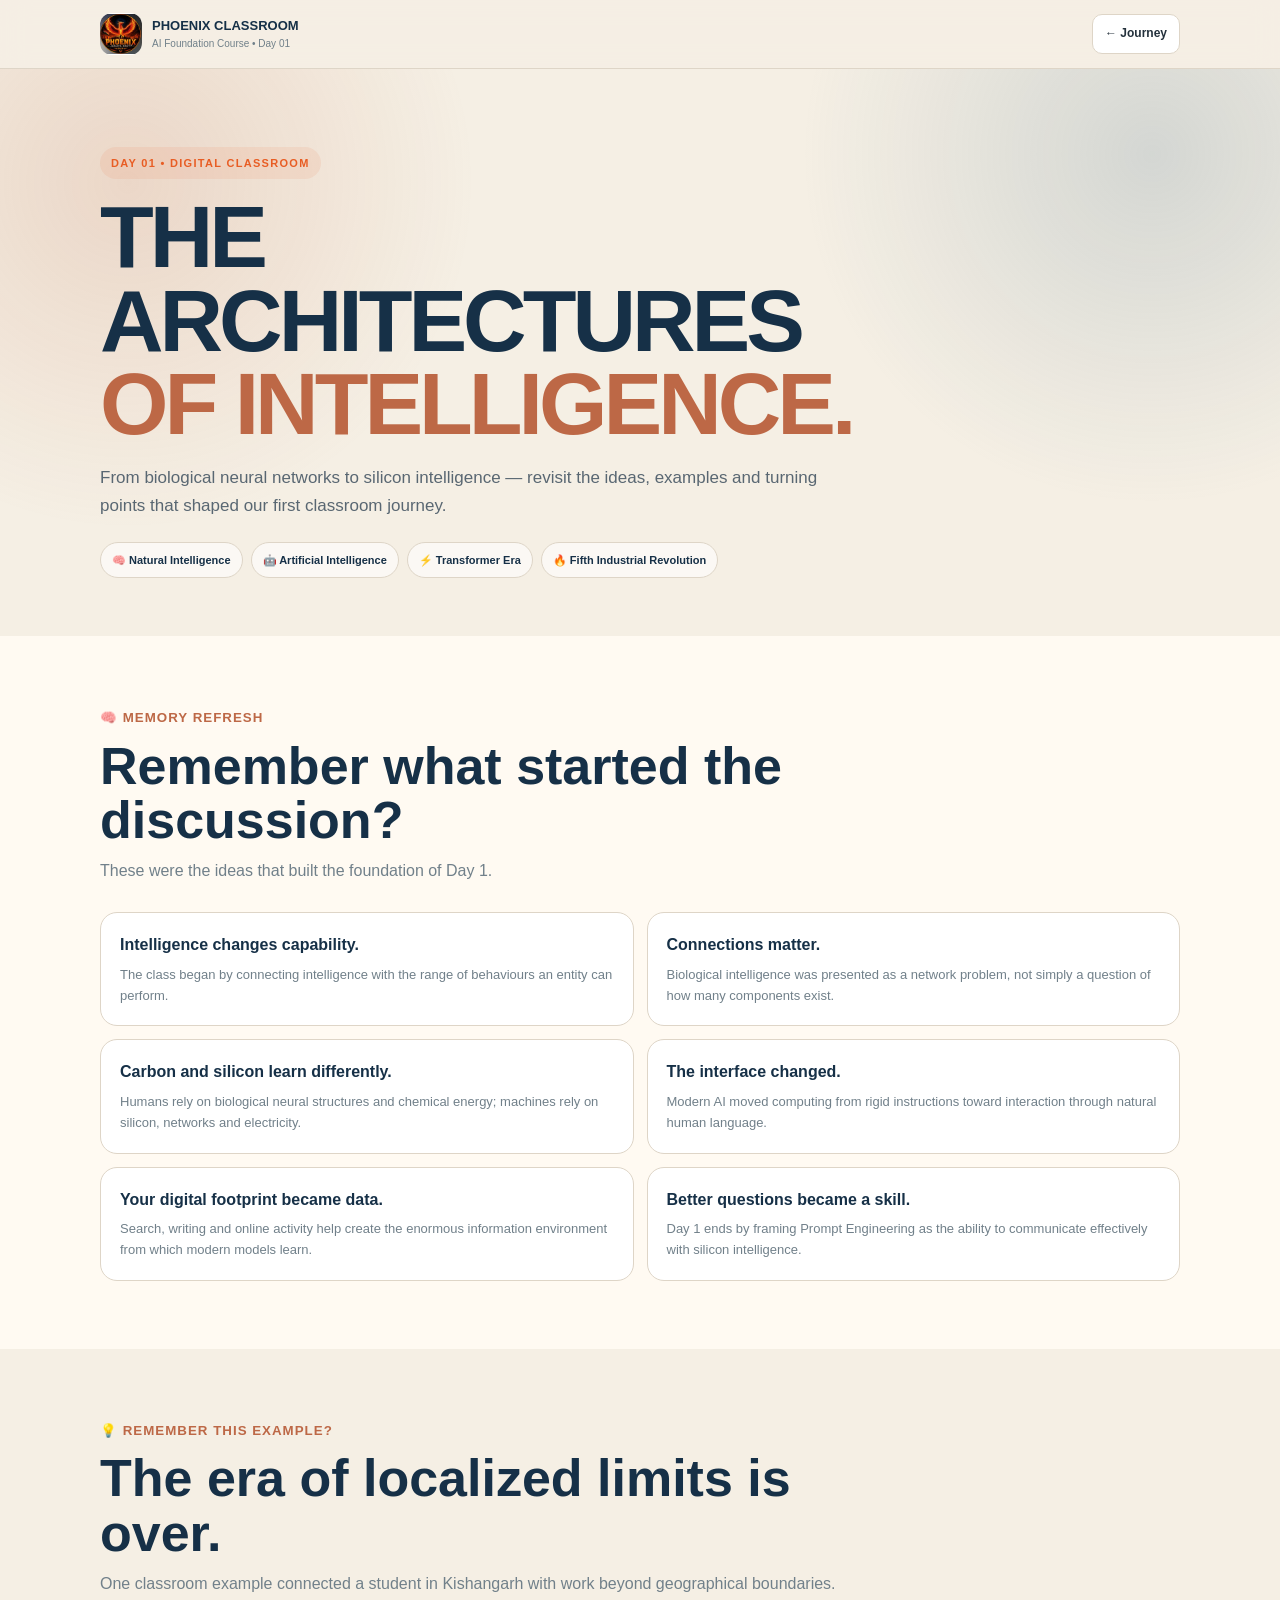
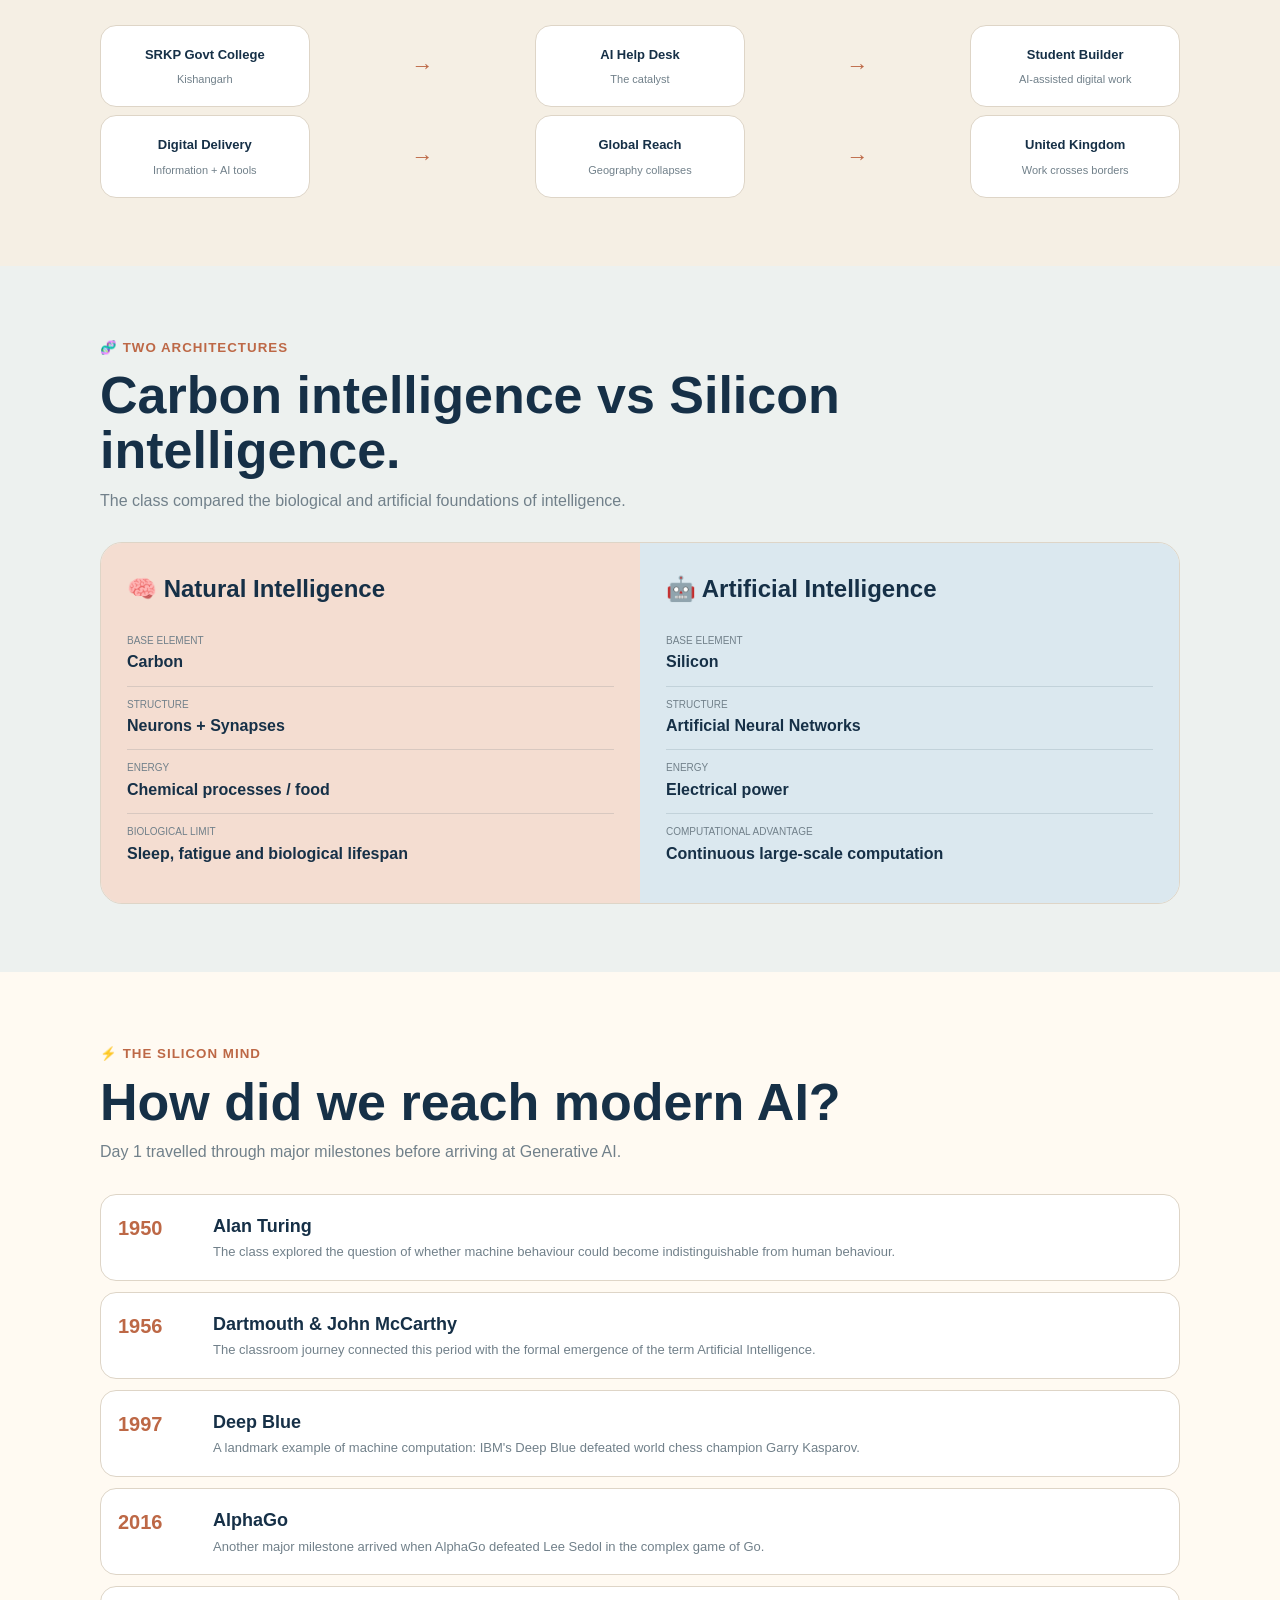
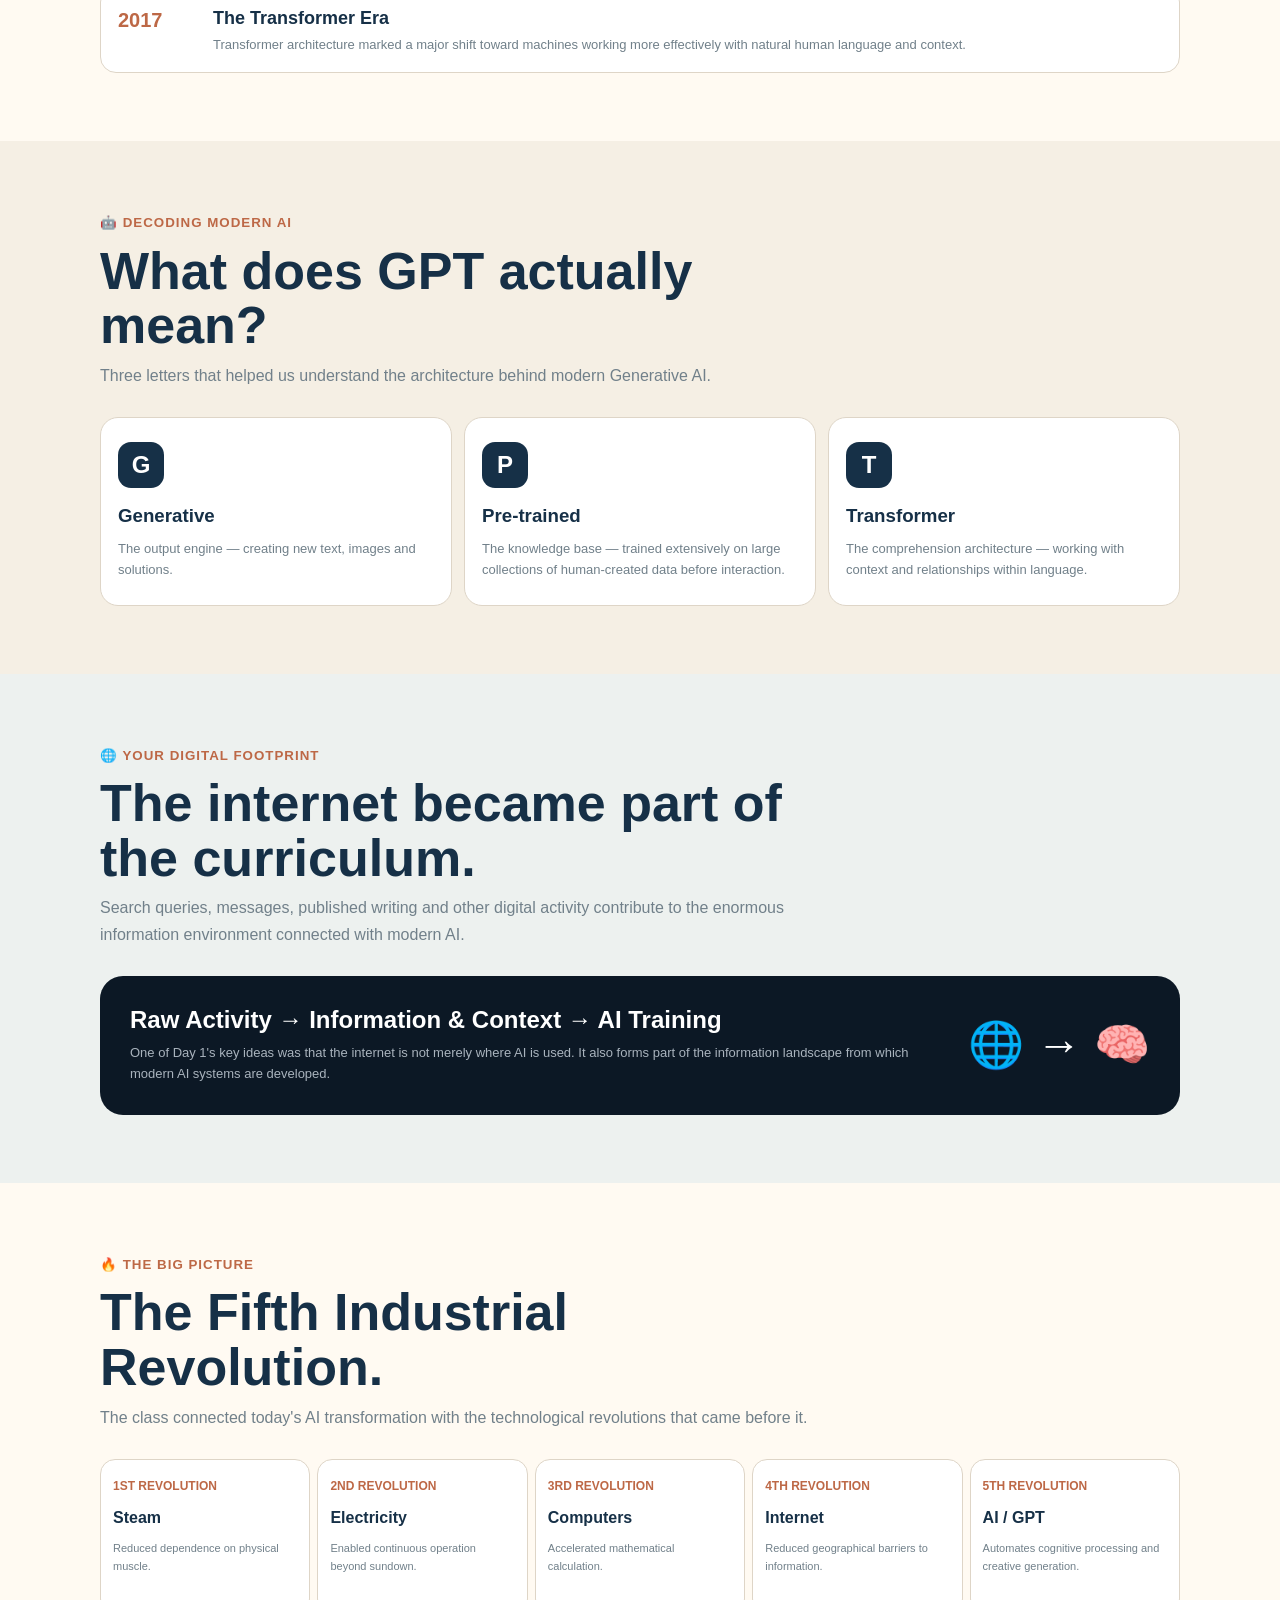
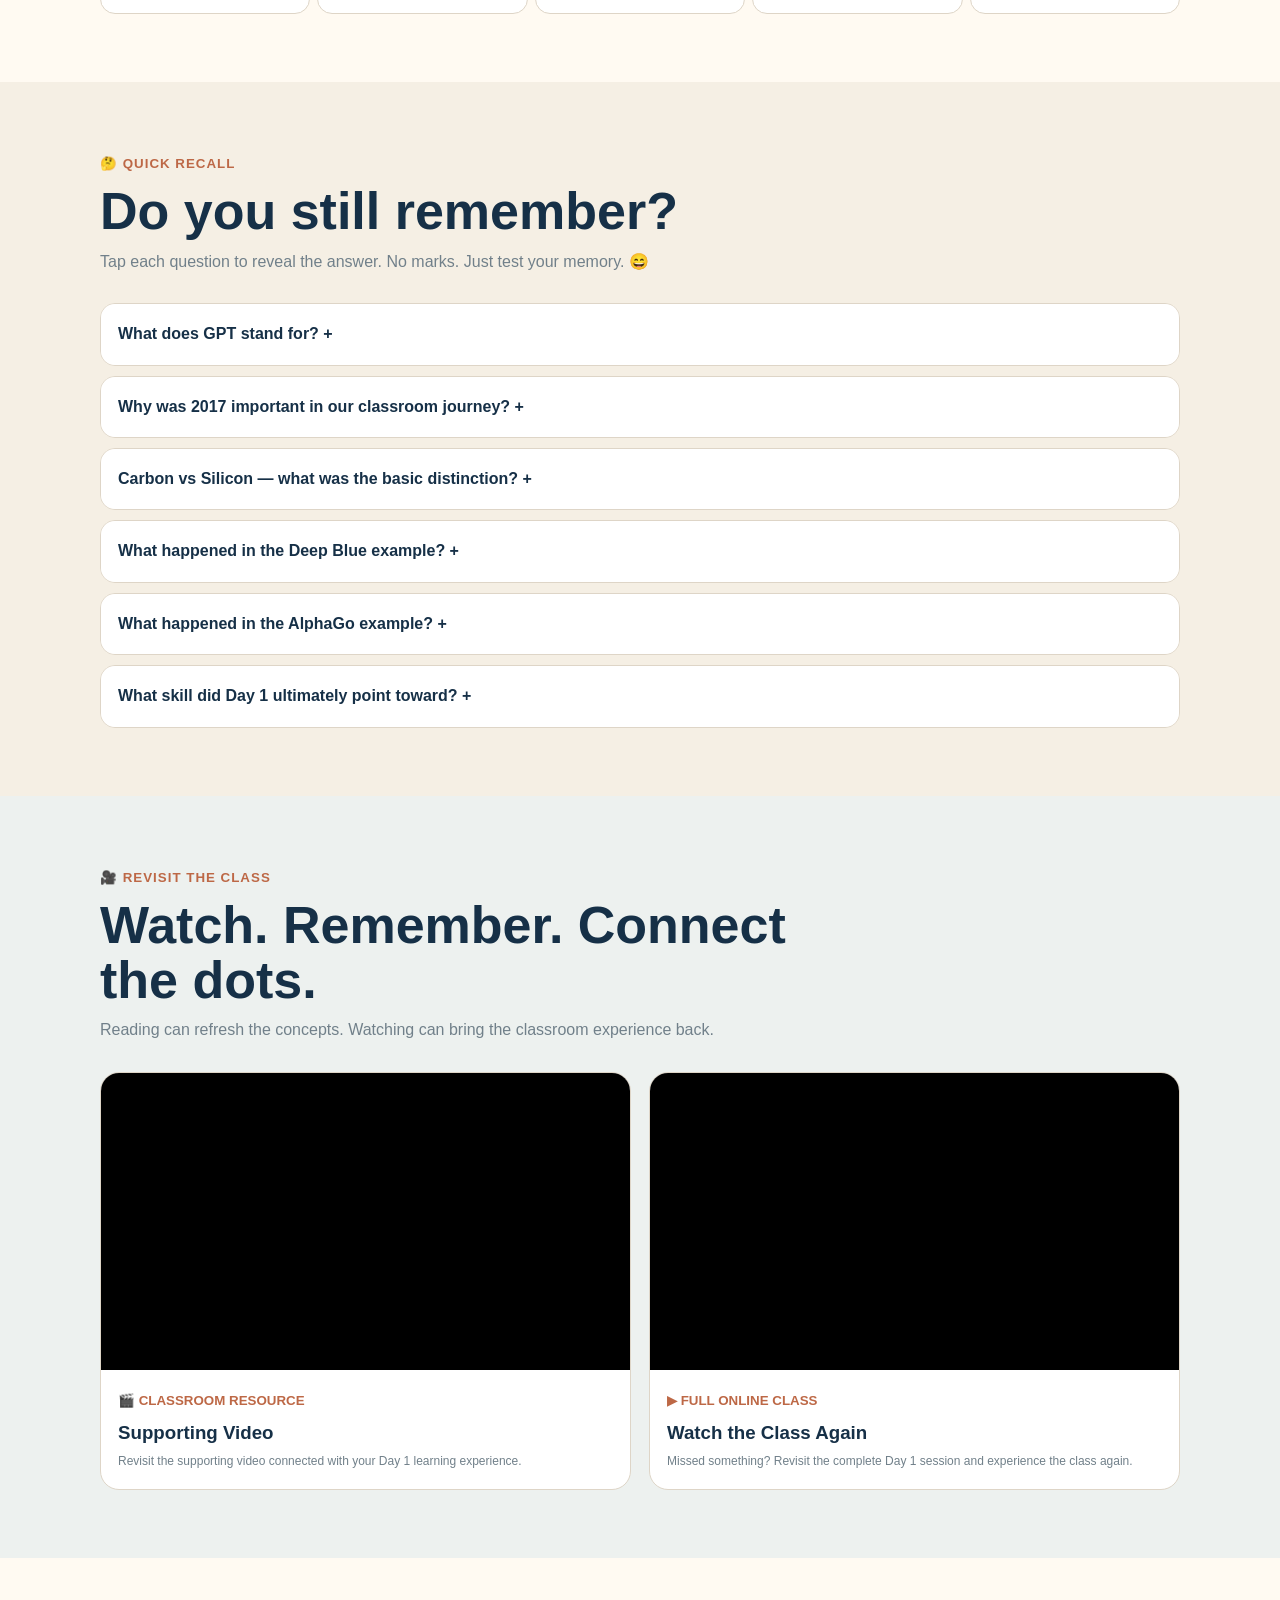
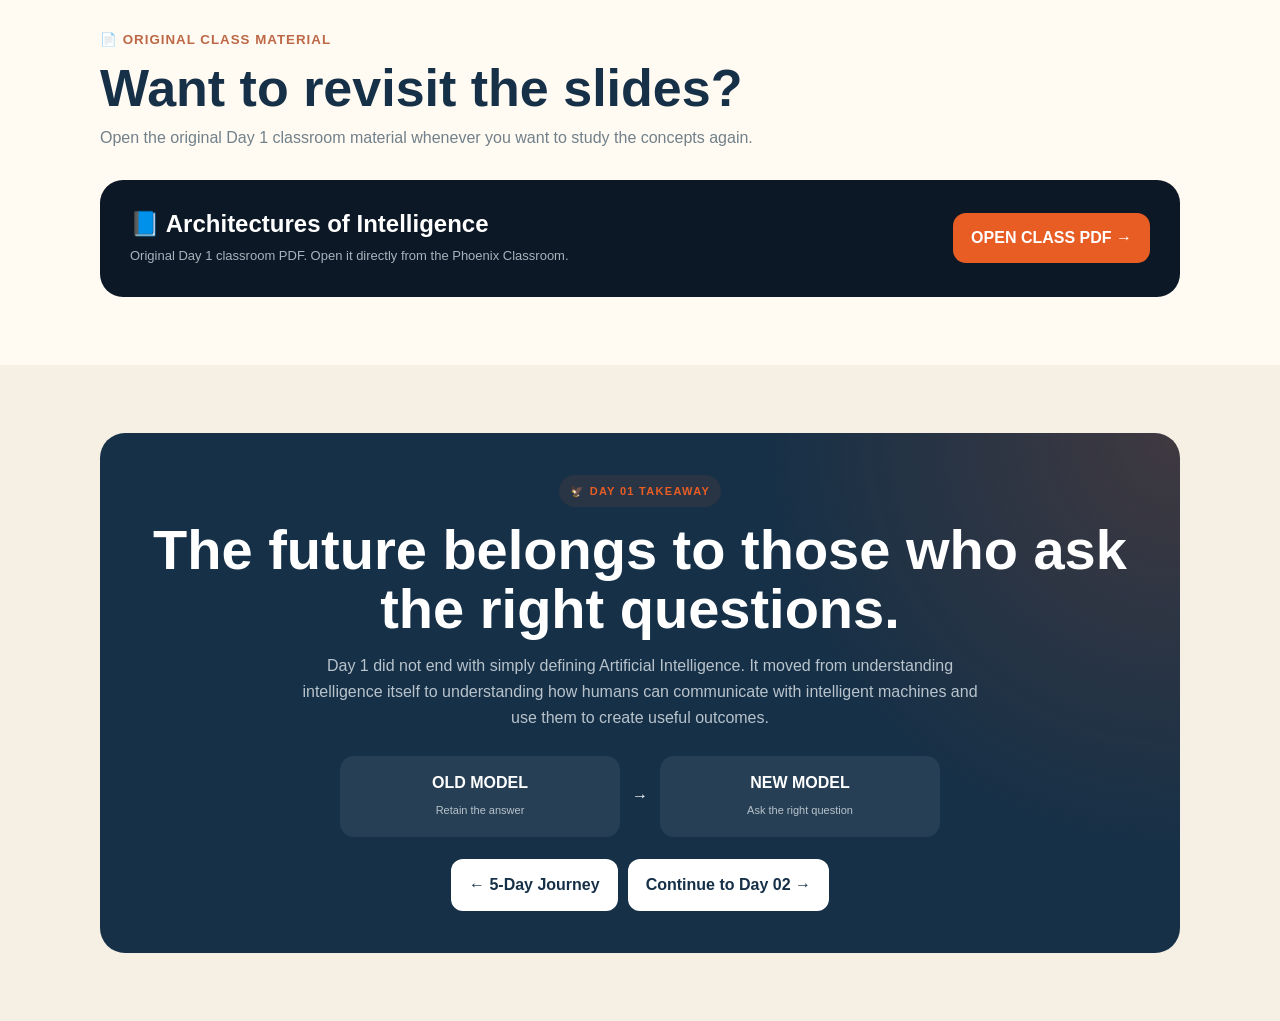
<file: class-1.html>
<!DOCTYPE html>
<html lang="en">

<head>

  <meta charset="UTF-8">

  <meta
    name="viewport"
    content="width=device-width, initial-scale=1"
  >

  <meta
    name="theme-color"
    content="#f5efe4"
  >

  <title>
    Class 1 | Architectures of Intelligence
  </title>


  <style>

    :root {

      --cream: #f5efe4;
      --paper: #fffaf2;

      --navy: #163047;
      --blue: #5f8196;

      --rust: #bd6846;
      --orange: #e85d24;
      --gold: #d7a34a;

      --text: #24313c;
      --muted: #71808a;

      --line: #ded5c7;

      --dark: #0c1825;

    }


    * {
      box-sizing: border-box;
      margin: 0;
      padding: 0;
    }


    html {
      scroll-behavior: smooth;
    }


    body {

      font-family:
        Arial,
        Helvetica,
        sans-serif;

      background:
        var(--cream);

      color:
        var(--text);

      line-height: 1.65;

      overflow-x: hidden;

    }


    a {
      text-decoration: none;
      color: inherit;
    }


    button {
      font: inherit;
    }


    img {
      display: block;
      max-width: 100%;
    }


    .container {

      width:
        min(
          1080px,
          calc(100% - 28px)
        );

      margin:
        auto;

    }


    /* =========================================
       HEADER
    ========================================== */

    header {

      position: sticky;

      top: 0;

      z-index: 50;

      background:
        rgba(245,239,228,.94);

      -webkit-backdrop-filter:
        blur(14px);

      backdrop-filter:
        blur(14px);

      border-bottom:
        1px solid
        var(--line);

    }


    .nav {

      min-height: 68px;

      display: flex;

      align-items: center;

      justify-content:
        space-between;

      gap: 12px;

    }


    .brand {

      display: flex;

      align-items: center;

      gap: 10px;

    }


    .brand img {

      width: 42px;
      height: 42px;

      object-fit: contain;

      border-radius: 12px;

      background:
        #ffffff;

    }


    .brand strong {

      display: block;

      color:
        var(--navy);

      font-size: 13px;

    }


    .brand span {

      display: block;

      color:
        var(--muted);

      font-size: 10px;

    }


    .back {

      padding:
        9px 12px;

      border:
        1px solid
        var(--line);

      border-radius: 10px;

      background:
        #ffffff;

      font-size: 12px;

      font-weight: 800;

    }


    /* =========================================
       HERO
    ========================================== */

    .hero {

      padding:
        78px 0 58px;

      background:

        radial-gradient(
          circle at 90% 15%,
          rgba(95,129,150,.22),
          transparent 28%
        ),

        radial-gradient(
          circle at 10% 20%,
          rgba(189,104,70,.18),
          transparent 28%
        ),

        var(--cream);

    }


    .kicker {

      display: inline-block;

      padding:
        7px 11px;

      border-radius: 50px;

      background:
        rgba(232,93,36,.09);

      color:
        var(--orange);

      font-size: 11px;

      font-weight: 900;

      letter-spacing: 1.3px;

    }


    .hero h1 {

      max-width: 850px;

      margin:
        16px 0 18px;

      font-size:
        clamp(
          44px,
          9vw,
          88px
        );

      color:
        var(--navy);

      line-height: .95;

      letter-spacing: -4px;

    }


    .hero h1 span {

      color:
        var(--rust);

    }


    .hero p {

      max-width: 720px;

      color:
        #596772;

      font-size: 17px;

    }


    .hero-meta {

      display: flex;

      flex-wrap: wrap;

      gap: 8px;

      margin-top: 22px;

    }


    .meta {

      padding:
        8px 11px;

      border:
        1px solid
        var(--line);

      border-radius: 50px;

      background:
        rgba(255,255,255,.6);

      font-size: 11px;

      font-weight: 800;

      color:
        var(--navy);

    }


    /* =========================================
       GENERAL SECTIONS
    ========================================== */

    .section {

      padding:
        68px 0;

    }


    .white {

      background:
        var(--paper);

    }


    .soft {

      background:
        #edf1ef;

    }


    .heading {

      max-width: 760px;

      margin-bottom: 28px;

    }


    .heading small {

      color:
        var(--rust);

      font-weight: 900;

      letter-spacing: 1px;

    }


    .heading h2 {

      color:
        var(--navy);

      font-size:
        clamp(
          30px,
          6vw,
          52px
        );

      line-height: 1.05;

      margin:
        8px 0 10px;

    }


    .heading p {

      color:
        var(--muted);

    }


    /* =========================================
       MEMORY REFRESH
    ========================================== */

    .memory-grid {

      display: grid;

      grid-template-columns:
        repeat(2,1fr);

      gap: 13px;

    }


    .memory {

      background:
        #ffffff;

      border:
        1px solid
        var(--line);

      border-radius: 17px;

      padding: 19px;

    }


    .memory b {

      display: block;

      color:
        var(--navy);

      margin-bottom: 5px;

    }


    .memory p {

      font-size: 13px;

      color:
        var(--muted);

    }


    /* =========================================
       CLASSROOM STORY
    ========================================== */

    .story {

      display: grid;

      grid-template-columns:
        repeat(5,1fr);

      gap: 8px;

      align-items: stretch;

    }


    .story-card {

      position: relative;

      padding:
        18px 12px;

      border-radius: 16px;

      background:
        #ffffff;

      border:
        1px solid
        var(--line);

      text-align: center;

    }


    .story-card strong {

      display: block;

      color:
        var(--navy);

      font-size: 13px;

    }


    .story-card span {

      display: block;

      color:
        var(--muted);

      font-size: 11px;

      margin-top: 5px;

    }


    .arrow {

      text-align: center;

      color:
        var(--rust);

      font-size: 22px;

      align-self: center;

    }


    /* =========================================
       HUMAN VS MACHINE
    ========================================== */

    .compare {

      display: grid;

      grid-template-columns:
        1fr 1fr;

      border-radius: 22px;

      overflow: hidden;

      border:
        1px solid
        var(--line);

    }


    .compare-side {

      padding: 26px;

    }


    .compare-side:first-child {

      background:
        #f4ddd1;

    }


    .compare-side:last-child {

      background:
        #dbe8ef;

    }


    .compare-side h3 {

      color:
        var(--navy);

      font-size: 24px;

      margin-bottom: 14px;

    }


    .compare-row {

      padding:
        10px 0;

      border-bottom:
        1px solid
        rgba(22,48,71,.12);

    }


    .compare-row:last-child {

      border-bottom: 0;

    }


    .compare-row small {

      display: block;

      color:
        var(--muted);

      font-size: 10px;

    }


    .compare-row strong {

      color:
        var(--navy);

    }


    /* ===== END CLASS-1 CHUNK 1 ===== */
    /* =========================================
       TIMELINE
    ========================================== */

    .timeline {
      display: grid;
      gap: 11px;
    }

    .time {
      display: grid;
      grid-template-columns: 80px 1fr;
      gap: 15px;

      padding: 17px;

      border-radius: 16px;

      background: #ffffff;

      border:
        1px solid
        var(--line);
    }

    .year {
      color: var(--rust);
      font-weight: 900;
      font-size: 20px;
    }

    .time h3 {
      color: var(--navy);
      font-size: 18px;
    }

    .time p {
      color: var(--muted);
      font-size: 13px;
    }


    /* =========================================
       GPT CARDS
    ========================================== */

    .gpt {
      display: grid;

      grid-template-columns:
        repeat(3,1fr);

      gap: 12px;
    }

    .gpt-card {
      padding: 24px 17px;

      border-radius: 18px;

      background: #ffffff;

      border:
        1px solid
        var(--line);
    }

    .letter {
      width: 46px;
      height: 46px;

      display: grid;
      place-items: center;

      border-radius: 13px;

      background:
        var(--navy);

      color: #ffffff;

      font-size: 24px;
      font-weight: 900;

      margin-bottom: 13px;
    }

    .gpt-card h3 {
      color: var(--navy);
    }

    .gpt-card p {
      color: var(--muted);

      font-size: 13px;

      margin-top: 6px;
    }


    /* =========================================
       INDUSTRIAL REVOLUTION
    ========================================== */

    .steps {
      display: grid;

      grid-template-columns:
        repeat(5,1fr);

      gap: 7px;
    }

    .step {
      min-height: 155px;

      padding: 17px 12px;

      border-radius: 15px;

      background: #ffffff;

      border:
        1px solid
        var(--line);
    }

    .step strong {
      display: block;

      color: var(--rust);

      font-size: 12px;
    }

    .step h3 {
      color: var(--navy);

      font-size: 16px;

      margin: 8px 0;
    }

    .step p {
      color: var(--muted);

      font-size: 11px;
    }


    /* =========================================
       QUICK RECALL
    ========================================== */

    .recall-grid {
      display: grid;
      gap: 10px;
    }

    .recall {
      overflow: hidden;

      border:
        1px solid
        var(--line);

      border-radius: 15px;

      background: #ffffff;
    }

    .recall button {
      width: 100%;

      padding: 17px;

      border: 0;

      background: #ffffff;

      text-align: left;

      color: var(--navy);

      font-weight: 900;

      cursor: pointer;
    }

    .answer {
      display: none;

      padding:
        0 17px 17px;

      color: var(--muted);

      font-size: 13px;
    }

    .recall.open .answer {
      display: block;
    }


    /* =========================================
       VIDEOS
    ========================================== */

    .video-grid {
      display: grid;

      grid-template-columns:
        1fr 1fr;

      gap: 18px;
    }

    .video-card {
      background: #ffffff;

      border:
        1px solid
        var(--line);

      border-radius: 19px;

      overflow: hidden;
    }

    .video-frame {
      width: 100%;

      aspect-ratio: 16 / 9;

      background: #000000;
    }

    .video-frame iframe {
      width: 100%;
      height: 100%;

      border: 0;

      display: block;
    }

    .video-info {
      padding: 17px;
    }

    .video-info small {
      color: var(--rust);

      font-weight: 900;
    }

    .video-info h3 {
      color: var(--navy);

      margin: 4px 0;
    }

    .video-info p {
      color: var(--muted);

      font-size: 12px;
    }


    /* =========================================
       PDF / MATERIAL
    ========================================== */

    .material {
      padding: 30px;

      border-radius: 23px;

      background:
        var(--dark);

      color: #ffffff;

      display: grid;

      grid-template-columns:
        1fr auto;

      gap: 20px;

      align-items: center;
    }

    .material h2 {
      line-height: 1.2;
    }

    .material p {
      color: #a9b3bd;

      font-size: 13px;

      margin-top: 7px;
    }

    .pdf-btn {
      display: inline-flex;

      align-items: center;
      justify-content: center;

      min-height: 50px;

      padding:
        12px 18px;

      border-radius: 13px;

      background:
        var(--orange);

      color: #ffffff;

      font-weight: 900;
    }


    /* =========================================
       FINAL TAKEAWAY
    ========================================== */

    .takeaway {
      padding:
        42px 25px;

      border-radius: 25px;

      text-align: center;

      background:

        radial-gradient(
          circle at top right,
          rgba(232,93,36,.20),
          transparent 35%
        ),

        var(--navy);

      color: #ffffff;
    }

    .takeaway h2 {
      font-size:
        clamp(
          32px,
          7vw,
          56px
        );

      line-height: 1.05;

      margin-top: 14px;
    }

    .takeaway p {
      max-width: 680px;

      margin:
        14px auto;

      color: #b8c3cc;
    }

    .shift {
      max-width: 600px;

      margin:
        24px auto 0;

      display: grid;

      grid-template-columns:
        1fr auto 1fr;

      gap: 12px;

      align-items: center;
    }

    .shift div {
      padding: 14px;

      border-radius: 14px;

      background:
        rgba(255,255,255,.07);
    }

    .shift strong {
      display: block;
    }

    .shift span {
      font-size: 11px;

      color: #b8c3cc;
    }

    .next-row {
      display: flex;

      justify-content: center;

      flex-wrap: wrap;

      gap: 10px;

      margin-top: 22px;
    }

    .next {
      padding:
        13px 18px;

      border-radius: 12px;

      background: #ffffff;

      color: var(--navy);

      font-weight: 900;
    }


    /* =========================================
       MOBILE RESPONSIVE
    ========================================== */

    @media (max-width: 760px) {

      .hero {
        padding:
          54px 0 42px;
      }

      .hero h1 {
        letter-spacing: -2px;
      }

      .memory-grid,
      .video-grid,
      .gpt {
        grid-template-columns: 1fr;
      }

      .story {
        grid-template-columns: 1fr;
      }

      .arrow {
        transform:
          rotate(90deg);
      }

      .steps {
        grid-template-columns:
          1fr 1fr;
      }

      .material {
        grid-template-columns: 1fr;
      }

    }


    @media (max-width: 520px) {

      .section {
        padding:
          52px 0;
      }

      .compare {
        grid-template-columns: 1fr;
      }

      .time {
        grid-template-columns:
          65px 1fr;
      }

      .steps {
        grid-template-columns: 1fr;
      }

      .brand span {
        display: none;
      }

      .material {
        padding:
          23px 18px;
      }

      .pdf-btn {
        width: 100%;
      }

      .shift {
        grid-template-columns: 1fr;
      }

    }


  </style>

</head>


<!-- ===== END CLASS-1 CHUNK 2 ===== -->
<!-- ===== START CLASS-1 CHUNK 3 ===== -->

<body>


<!-- =========================================
     HEADER
========================================== -->

<header>

  <div class="container nav">

    <a
      href="index.html"
      class="brand"
    >

      <img
        src="images/logo.jpg"
        alt="Phoenix Logo"
      >

      <div>

        <strong>
          PHOENIX CLASSROOM
        </strong>

        <span>
          AI Foundation Course • Day 01
        </span>

      </div>

    </a>


    <a
      href="index.html#journey"
      class="back"
    >
      ← Journey
    </a>

  </div>

</header>



<main>


<!-- =========================================
     HERO
========================================== -->

<section class="hero">

  <div class="container">


    <span class="kicker">
      DAY 01 • DIGITAL CLASSROOM
    </span>


    <h1>

      THE ARCHITECTURES<br>

      <span>
        OF INTELLIGENCE.
      </span>

    </h1>


    <p>

      From biological neural networks to silicon intelligence —
      revisit the ideas, examples and turning points that shaped
      our first classroom journey.

    </p>


    <div class="hero-meta">

      <span class="meta">
        🧠 Natural Intelligence
      </span>

      <span class="meta">
        🤖 Artificial Intelligence
      </span>

      <span class="meta">
        ⚡ Transformer Era
      </span>

      <span class="meta">
        🔥 Fifth Industrial Revolution
      </span>

    </div>


  </div>

</section>



<!-- =========================================
     MEMORY REFRESH
========================================== -->

<section class="section white">

  <div class="container">


    <div class="heading">

      <small>
        🧠 MEMORY REFRESH
      </small>


      <h2>
        Remember what started the discussion?
      </h2>


      <p>
        These were the ideas that built the foundation of Day 1.
      </p>

    </div>



    <div class="memory-grid">


      <div class="memory">

        <b>
          Intelligence changes capability.
        </b>

        <p>
          The class began by connecting intelligence with the
          range of behaviours an entity can perform.
        </p>

      </div>



      <div class="memory">

        <b>
          Connections matter.
        </b>

        <p>
          Biological intelligence was presented as a network problem,
          not simply a question of how many components exist.
        </p>

      </div>



      <div class="memory">

        <b>
          Carbon and silicon learn differently.
        </b>

        <p>
          Humans rely on biological neural structures and chemical
          energy; machines rely on silicon, networks and electricity.
        </p>

      </div>



      <div class="memory">

        <b>
          The interface changed.
        </b>

        <p>
          Modern AI moved computing from rigid instructions toward
          interaction through natural human language.
        </p>

      </div>



      <div class="memory">

        <b>
          Your digital footprint became data.
        </b>

        <p>
          Search, writing and online activity help create the enormous
          information environment from which modern models learn.
        </p>

      </div>



      <div class="memory">

        <b>
          Better questions became a skill.
        </b>

        <p>
          Day 1 ends by framing Prompt Engineering as the ability
          to communicate effectively with silicon intelligence.
        </p>

      </div>


    </div>


  </div>

</section>


<!-- ===== END CLASS-1 CHUNK 3 ===== -->
<!-- ===== START CLASS-1 CHUNK 4 ===== -->


<!-- =========================================
     CLASSROOM EXAMPLE
========================================== -->

<section class="section">

  <div class="container">

    <div class="heading">

      <small>
        💡 REMEMBER THIS EXAMPLE?
      </small>

      <h2>
        The era of localized limits is over.
      </h2>

      <p>
        One classroom example connected a student in Kishangarh
        with work beyond geographical boundaries.
      </p>

    </div>


    <div class="story">

      <div class="story-card">

        <strong>
          SRKP Govt College
        </strong>

        <span>
          Kishangarh
        </span>

      </div>


      <div class="arrow">
        →
      </div>


      <div class="story-card">

        <strong>
          AI Help Desk
        </strong>

        <span>
          The catalyst
        </span>

      </div>


      <div class="arrow">
        →
      </div>


      <div class="story-card">

        <strong>
          Student Builder
        </strong>

        <span>
          AI-assisted digital work
        </span>

      </div>

    </div>



    <div
      class="story"
      style="margin-top:8px"
    >

      <div class="story-card">

        <strong>
          Digital Delivery
        </strong>

        <span>
          Information + AI tools
        </span>

      </div>


      <div class="arrow">
        →
      </div>


      <div class="story-card">

        <strong>
          Global Reach
        </strong>

        <span>
          Geography collapses
        </span>

      </div>


      <div class="arrow">
        →
      </div>


      <div class="story-card">

        <strong>
          United Kingdom
        </strong>

        <span>
          Work crosses borders
        </span>

      </div>

    </div>

  </div>

</section>



<!-- =========================================
     CARBON VS SILICON
========================================== -->

<section class="section soft">

  <div class="container">

    <div class="heading">

      <small>
        🧬 TWO ARCHITECTURES
      </small>

      <h2>
        Carbon intelligence vs Silicon intelligence.
      </h2>

      <p>
        The class compared the biological and artificial
        foundations of intelligence.
      </p>

    </div>



    <div class="compare">


      <!-- NATURAL INTELLIGENCE -->

      <div class="compare-side">

        <h3>
          🧠 Natural Intelligence
        </h3>


        <div class="compare-row">

          <small>
            BASE ELEMENT
          </small>

          <strong>
            Carbon
          </strong>

        </div>


        <div class="compare-row">

          <small>
            STRUCTURE
          </small>

          <strong>
            Neurons + Synapses
          </strong>

        </div>


        <div class="compare-row">

          <small>
            ENERGY
          </small>

          <strong>
            Chemical processes / food
          </strong>

        </div>


        <div class="compare-row">

          <small>
            BIOLOGICAL LIMIT
          </small>

          <strong>
            Sleep, fatigue and biological lifespan
          </strong>

        </div>

      </div>



      <!-- ARTIFICIAL INTELLIGENCE -->

      <div class="compare-side">

        <h3>
          🤖 Artificial Intelligence
        </h3>


        <div class="compare-row">

          <small>
            BASE ELEMENT
          </small>

          <strong>
            Silicon
          </strong>

        </div>


        <div class="compare-row">

          <small>
            STRUCTURE
          </small>

          <strong>
            Artificial Neural Networks
          </strong>

        </div>


        <div class="compare-row">

          <small>
            ENERGY
          </small>

          <strong>
            Electrical power
          </strong>

        </div>


        <div class="compare-row">

          <small>
            COMPUTATIONAL ADVANTAGE
          </small>

          <strong>
            Continuous large-scale computation
          </strong>

        </div>

      </div>

    </div>

  </div>

</section>



<!-- =========================================
     AI TIMELINE
========================================== -->

<section class="section white">

  <div class="container">

    <div class="heading">

      <small>
        ⚡ THE SILICON MIND
      </small>

      <h2>
        How did we reach modern AI?
      </h2>

      <p>
        Day 1 travelled through major milestones before
        arriving at Generative AI.
      </p>

    </div>



    <div class="timeline">


      <!-- 1950 -->

      <div class="time">

        <div class="year">
          1950
        </div>

        <div>

          <h3>
            Alan Turing
          </h3>

          <p>
            The class explored the question of whether
            machine behaviour could become indistinguishable
            from human behaviour.
          </p>

        </div>

      </div>



      <!-- 1956 -->

      <div class="time">

        <div class="year">
          1956
        </div>

        <div>

          <h3>
            Dartmouth & John McCarthy
          </h3>

          <p>
            The classroom journey connected this period
            with the formal emergence of the term
            Artificial Intelligence.
          </p>

        </div>

      </div>



      <!-- 1997 -->

      <div class="time">

        <div class="year">
          1997
        </div>

        <div>

          <h3>
            Deep Blue
          </h3>

          <p>
            A landmark example of machine computation:
            IBM's Deep Blue defeated world chess champion
            Garry Kasparov.
          </p>

        </div>

      </div>



      <!-- 2016 -->

      <div class="time">

        <div class="year">
          2016
        </div>

        <div>

          <h3>
            AlphaGo
          </h3>

          <p>
            Another major milestone arrived when AlphaGo
            defeated Lee Sedol in the complex game of Go.
          </p>

        </div>

      </div>



      <!-- 2017 -->

      <div class="time">

        <div class="year">
          2017
        </div>

        <div>

          <h3>
            The Transformer Era
          </h3>

          <p>
            Transformer architecture marked a major shift
            toward machines working more effectively with
            natural human language and context.
          </p>

        </div>

      </div>


    </div>

  </div>

</section>



<!-- =========================================
     GPT
========================================== -->

<section class="section">

  <div class="container">

    <div class="heading">

      <small>
        🤖 DECODING MODERN AI
      </small>

      <h2>
        What does GPT actually mean?
      </h2>

      <p>
        Three letters that helped us understand the
        architecture behind modern Generative AI.
      </p>

    </div>



    <div class="gpt">


      <!-- G -->

      <div class="gpt-card">

        <div class="letter">
          G
        </div>

        <h3>
          Generative
        </h3>

        <p>
          The output engine — creating new text,
          images and solutions.
        </p>

      </div>



      <!-- P -->

      <div class="gpt-card">

        <div class="letter">
          P
        </div>

        <h3>
          Pre-trained
        </h3>

        <p>
          The knowledge base — trained extensively
          on large collections of human-created data
          before interaction.
        </p>

      </div>



      <!-- T -->

      <div class="gpt-card">

        <div class="letter">
          T
        </div>

        <h3>
          Transformer
        </h3>

        <p>
          The comprehension architecture — working
          with context and relationships within language.
        </p>

      </div>


    </div>

  </div>

</section>


<!-- ===== END CLASS-1 CHUNK 4 ===== -->
<!-- ===== START CLASS-1 CHUNK 5 ===== -->


<!-- =========================================
     DIGITAL FOOTPRINT
========================================== -->

<section class="section soft">

  <div class="container">

    <div class="heading">

      <small>
        🌐 YOUR DIGITAL FOOTPRINT
      </small>

      <h2>
        The internet became part of the curriculum.
      </h2>

      <p>
        Search queries, messages, published writing and
        other digital activity contribute to the enormous
        information environment connected with modern AI.
      </p>

    </div>


    <div class="material">

      <div>

        <h2>
          Raw Activity → Information & Context → AI Training
        </h2>

        <p>
          One of Day 1's key ideas was that the internet
          is not merely where AI is used. It also forms
          part of the information landscape from which
          modern AI systems are developed.
        </p>

      </div>


      <div
        style="
          font-size:45px;
          text-align:center;
        "
      >
        🌐 → 🧠
      </div>

    </div>

  </div>

</section>



<!-- =========================================
     INDUSTRIAL REVOLUTIONS
========================================== -->

<section class="section white">

  <div class="container">

    <div class="heading">

      <small>
        🔥 THE BIG PICTURE
      </small>

      <h2>
        The Fifth Industrial Revolution.
      </h2>

      <p>
        The class connected today's AI transformation
        with the technological revolutions that came
        before it.
      </p>

    </div>


    <div class="steps">


      <div class="step">

        <strong>
          1ST REVOLUTION
        </strong>

        <h3>
          Steam
        </h3>

        <p>
          Reduced dependence on physical muscle.
        </p>

      </div>


      <div class="step">

        <strong>
          2ND REVOLUTION
        </strong>

        <h3>
          Electricity
        </h3>

        <p>
          Enabled continuous operation beyond sundown.
        </p>

      </div>


      <div class="step">

        <strong>
          3RD REVOLUTION
        </strong>

        <h3>
          Computers
        </h3>

        <p>
          Accelerated mathematical calculation.
        </p>

      </div>


      <div class="step">

        <strong>
          4TH REVOLUTION
        </strong>

        <h3>
          Internet
        </h3>

        <p>
          Reduced geographical barriers to information.
        </p>

      </div>


      <div class="step">

        <strong>
          5TH REVOLUTION
        </strong>

        <h3>
          AI / GPT
        </h3>

        <p>
          Automates cognitive processing and
          creative generation.
        </p>

      </div>


    </div>

  </div>

</section>



<!-- =========================================
     QUICK RECALL
========================================== -->

<section class="section">

  <div class="container">

    <div class="heading">

      <small>
        🤔 QUICK RECALL
      </small>

      <h2>
        Do you still remember?
      </h2>

      <p>
        Tap each question to reveal the answer.
        No marks. Just test your memory. 😄
      </p>

    </div>


    <div class="recall-grid">


      <!-- QUESTION 1 -->

      <div class="recall">

        <button type="button">
          What does GPT stand for? +
        </button>

        <div class="answer">
          <strong>
            Generative • Pre-trained • Transformer
          </strong>
        </div>

      </div>



      <!-- QUESTION 2 -->

      <div class="recall">

        <button type="button">
          Why was 2017 important in our classroom journey? +
        </button>

        <div class="answer">
          The Transformer architecture marked a major
          turning point toward modern language-oriented
          Generative AI.
        </div>

      </div>



      <!-- QUESTION 3 -->

      <div class="recall">

        <button type="button">
          Carbon vs Silicon — what was the basic distinction? +
        </button>

        <div class="answer">
          Biological intelligence was presented through
          carbon-based neural systems, while artificial
          intelligence operates through silicon-based
          computational systems.
        </div>

      </div>



      <!-- QUESTION 4 -->

      <div class="recall">

        <button type="button">
          What happened in the Deep Blue example? +
        </button>

        <div class="answer">
          IBM's Deep Blue defeated world chess champion
          Garry Kasparov in 1997.
        </div>

      </div>



      <!-- QUESTION 5 -->

      <div class="recall">

        <button type="button">
          What happened in the AlphaGo example? +
        </button>

        <div class="answer">
          AlphaGo defeated Lee Sedol in the game of Go,
          becoming another important milestone in the
          development of machine intelligence.
        </div>

      </div>



      <!-- QUESTION 6 -->

      <div class="recall">

        <button type="button">
          What skill did Day 1 ultimately point toward? +
        </button>

        <div class="answer">
          <strong>
            Prompt Engineering.
          </strong>

          The focus shifts from simply remembering
          answers to learning how to ask intelligent,
          precise and useful questions.
        </div>

      </div>


    </div>

  </div>

</section>



<!-- =========================================
     DAY 1 VIDEO CLASSROOM
========================================== -->

<section class="section soft">

  <div class="container">

    <div class="heading">

      <small>
        🎥 REVISIT THE CLASS
      </small>

      <h2>
        Watch. Remember. Connect the dots.
      </h2>

      <p>
        Reading can refresh the concepts.
        Watching can bring the classroom experience back.
      </p>

    </div>



    <div class="video-grid">


      <!-- SUPPORTING VIDEO -->

      <article class="video-card">

        <div class="video-frame">

          <iframe
            src="https://www.youtube.com/embed/4bQ-CmtxGq0"
            title="Day 1 Supporting Classroom Video"
            loading="lazy"
            allow="
              accelerometer;
              autoplay;
              clipboard-write;
              encrypted-media;
              gyroscope;
              picture-in-picture;
              web-share
            "
            allowfullscreen>
          </iframe>

        </div>


        <div class="video-info">

          <small>
            🎬 CLASSROOM RESOURCE
          </small>

          <h3>
            Supporting Video
          </h3>

          <p>
            Revisit the supporting video connected
            with your Day 1 learning experience.
          </p>

        </div>

      </article>



      <!-- FULL ONLINE CLASS -->

      <article class="video-card">

        <div class="video-frame">

          <iframe
            src="https://www.youtube.com/embed/GPIKtTnCHcI"
            title="Day 1 Full Online Class"
            loading="lazy"
            allow="
              accelerometer;
              autoplay;
              clipboard-write;
              encrypted-media;
              gyroscope;
              picture-in-picture;
              web-share
            "
            allowfullscreen>
          </iframe>

        </div>


        <div class="video-info">

          <small>
            ▶ FULL ONLINE CLASS
          </small>

          <h3>
            Watch the Class Again
          </h3>

          <p>
            Missed something? Revisit the complete
            Day 1 session and experience the class again.
          </p>

        </div>

      </article>


    </div>

  </div>

</section>


<!-- ===== END CLASS-1 CHUNK 5 ===== -->
<!-- ===== START CLASS-1 CHUNK 6 ===== -->


<!-- =========================================
     ORIGINAL CLASS PDF
========================================== -->

<section class="section white">

  <div class="container">

    <div class="heading">

      <small>
        📄 ORIGINAL CLASS MATERIAL
      </small>

      <h2>
        Want to revisit the slides?
      </h2>

      <p>
        Open the original Day 1 classroom material
        whenever you want to study the concepts again.
      </p>

    </div>


    <div class="material">

      <div>

        <h2>
          📘 Architectures of Intelligence
        </h2>

        <p>
          Original Day 1 classroom PDF.
          Open it directly from the Phoenix Classroom.
        </p>

      </div>


      <a
        class="pdf-btn"
        href="materials/Architectures%20of%20Intelligence%20(2).pdf"
        target="_blank"
        rel="noopener"
      >
        OPEN CLASS PDF →
      </a>

    </div>

  </div>

</section>



<!-- =========================================
     DAY 1 FINAL TAKEAWAY
========================================== -->

<section class="section">

  <div class="container">


    <div class="takeaway">


      <span class="kicker">
        🦅 DAY 01 TAKEAWAY
      </span>


      <h2>
        The future belongs to those
        who ask the right questions.
      </h2>


      <p>
        Day 1 did not end with simply defining
        Artificial Intelligence.

        It moved from understanding intelligence
        itself to understanding how humans can
        communicate with intelligent machines
        and use them to create useful outcomes.
      </p>



      <div class="shift">


        <div>

          <strong>
            OLD MODEL
          </strong>

          <span>
            Retain the answer
          </span>

        </div>


        <strong>
          →
        </strong>


        <div>

          <strong>
            NEW MODEL
          </strong>

          <span>
            Ask the right question
          </span>

        </div>


      </div>



      <div class="next-row">


        <a
          href="index.html#journey"
          class="next"
        >
          ← 5-Day Journey
        </a>


        <button
          type="button"
          class="next"
          id="nextClassBtn"
          style="
            border:0;
            cursor:pointer;
          "
        >
          Continue to Day 02 →
        </button>


      </div>


    </div>

  </div>

</section>


</main>



<!-- =========================================
     JAVASCRIPT
========================================== -->

<script>


  /* =========================================
     QUICK RECALL
  ========================================== */

  document
  .querySelectorAll(
    ".recall button"
  )
  .forEach(
    function(button){


      button.addEventListener(
        "click",
        function(){


          const card =
            button.parentElement;


          const isOpen =
            card.classList
            .contains(
              "open"
            );


          card.classList
          .toggle(
            "open"
          );


          const cleanText =
            button
            .textContent
            .replace(
              /[+−]\s*$/,
              ""
            )
            .trim();


          button.textContent =
            cleanText +
            (
              isOpen
              ? " +"
              : " −"
            );


        }
      );


    }
  );



  /* =========================================
     DAY 02 BUTTON

     Day 2 classroom is not connected yet.
     Once class-2.html is created,
     this button can directly open it.
  ========================================== */

  const nextClassBtn =
    document.getElementById(
      "nextClassBtn"
    );


  nextClassBtn.addEventListener(
    "click",
    function(){


      const continueJourney =
        confirm(
          "Day 02 Digital Classroom will be added with its original learning materials. Return to the 5-Day Journey for now?"
        );


      if(
        continueJourney
      ){

        window.location.href =
          "index.html#journey";

      }


    }
  );


</script>



</body>

</html>

<!-- ===== END CLASS-1 CHUNK 6 ===== -->
</file>
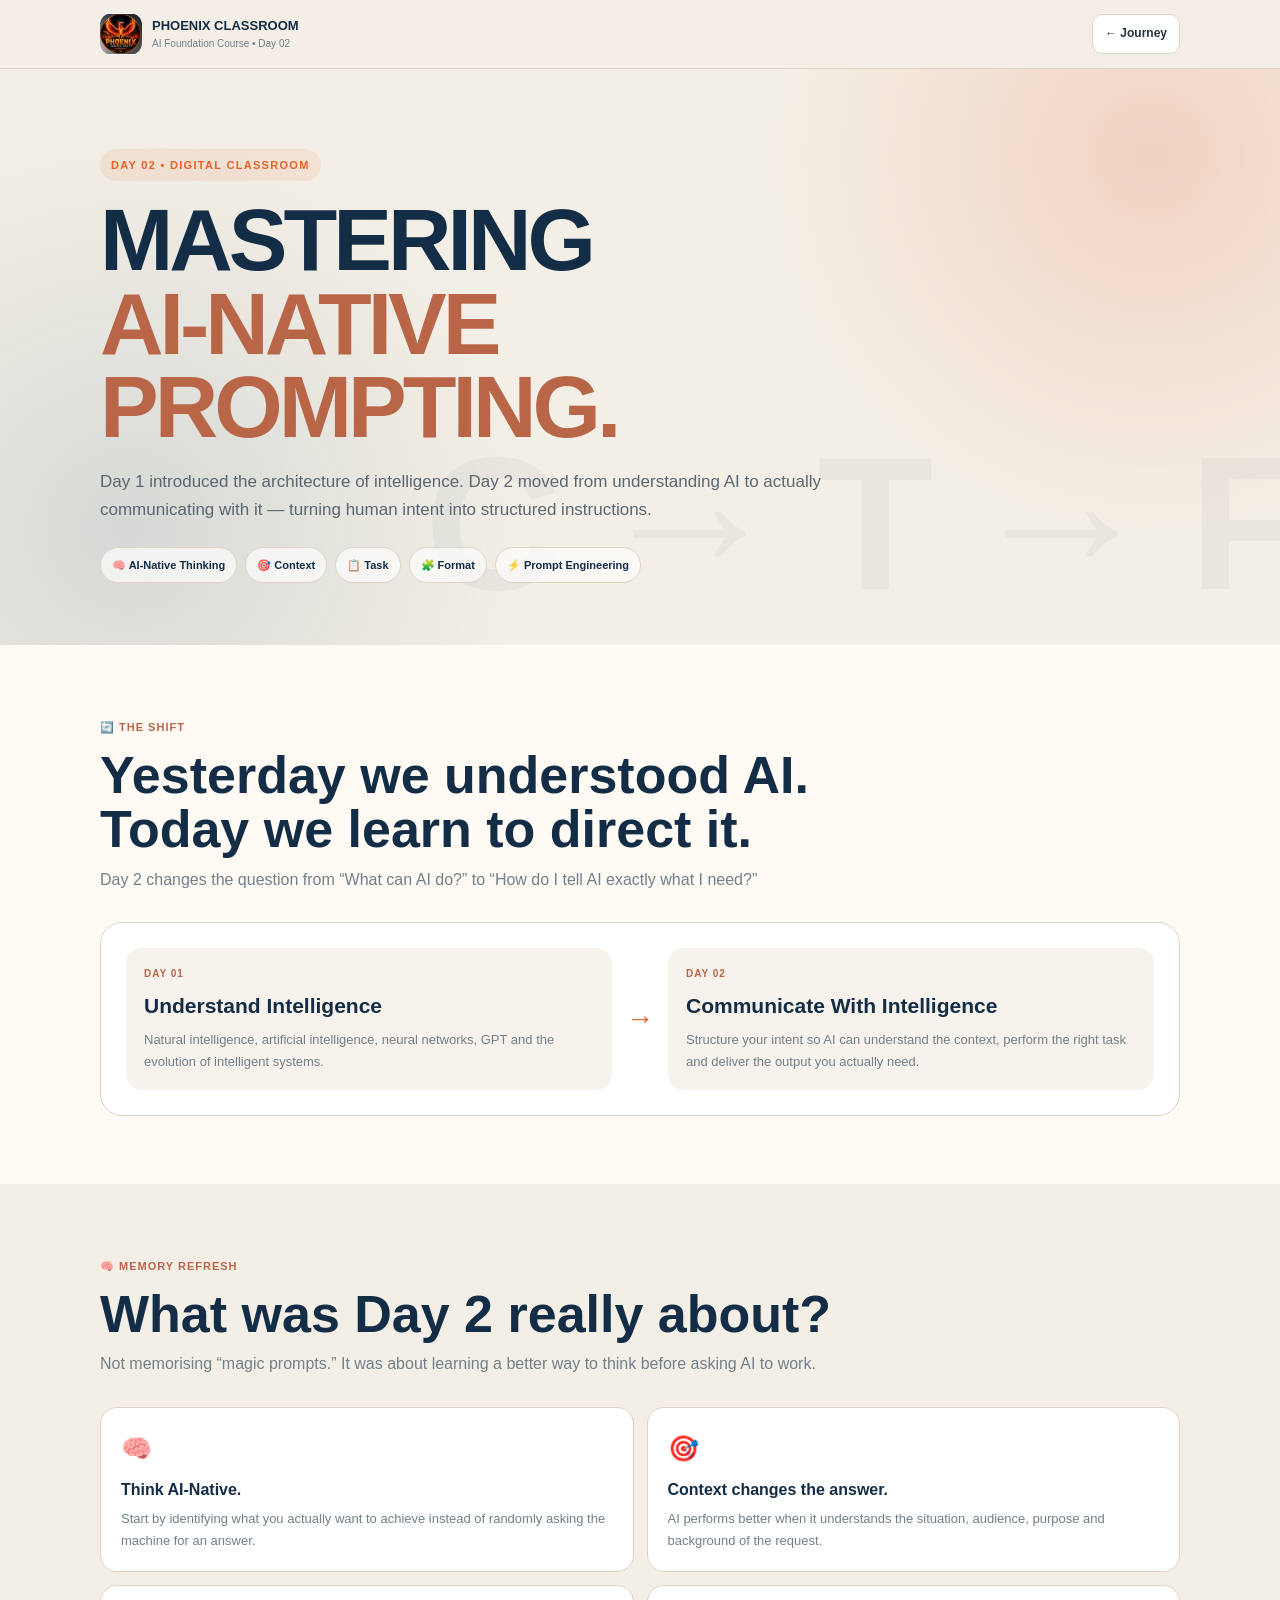
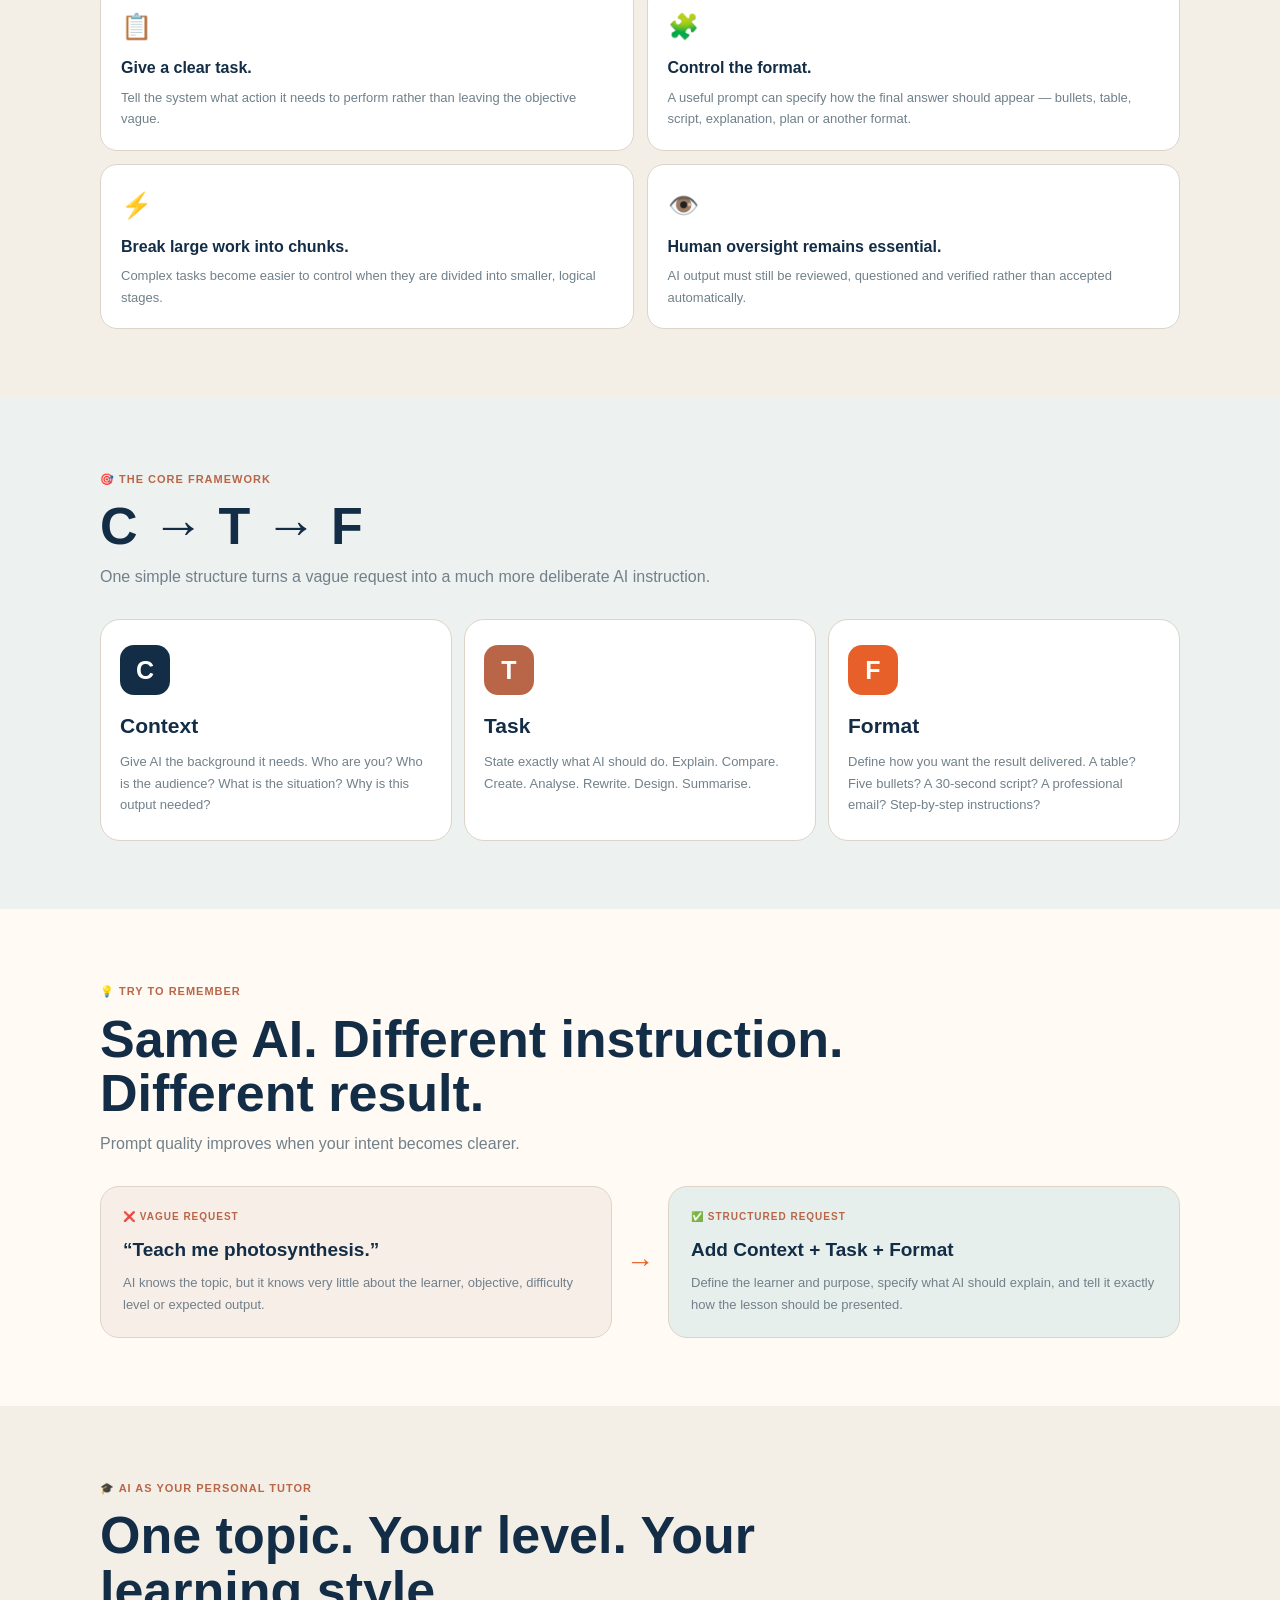
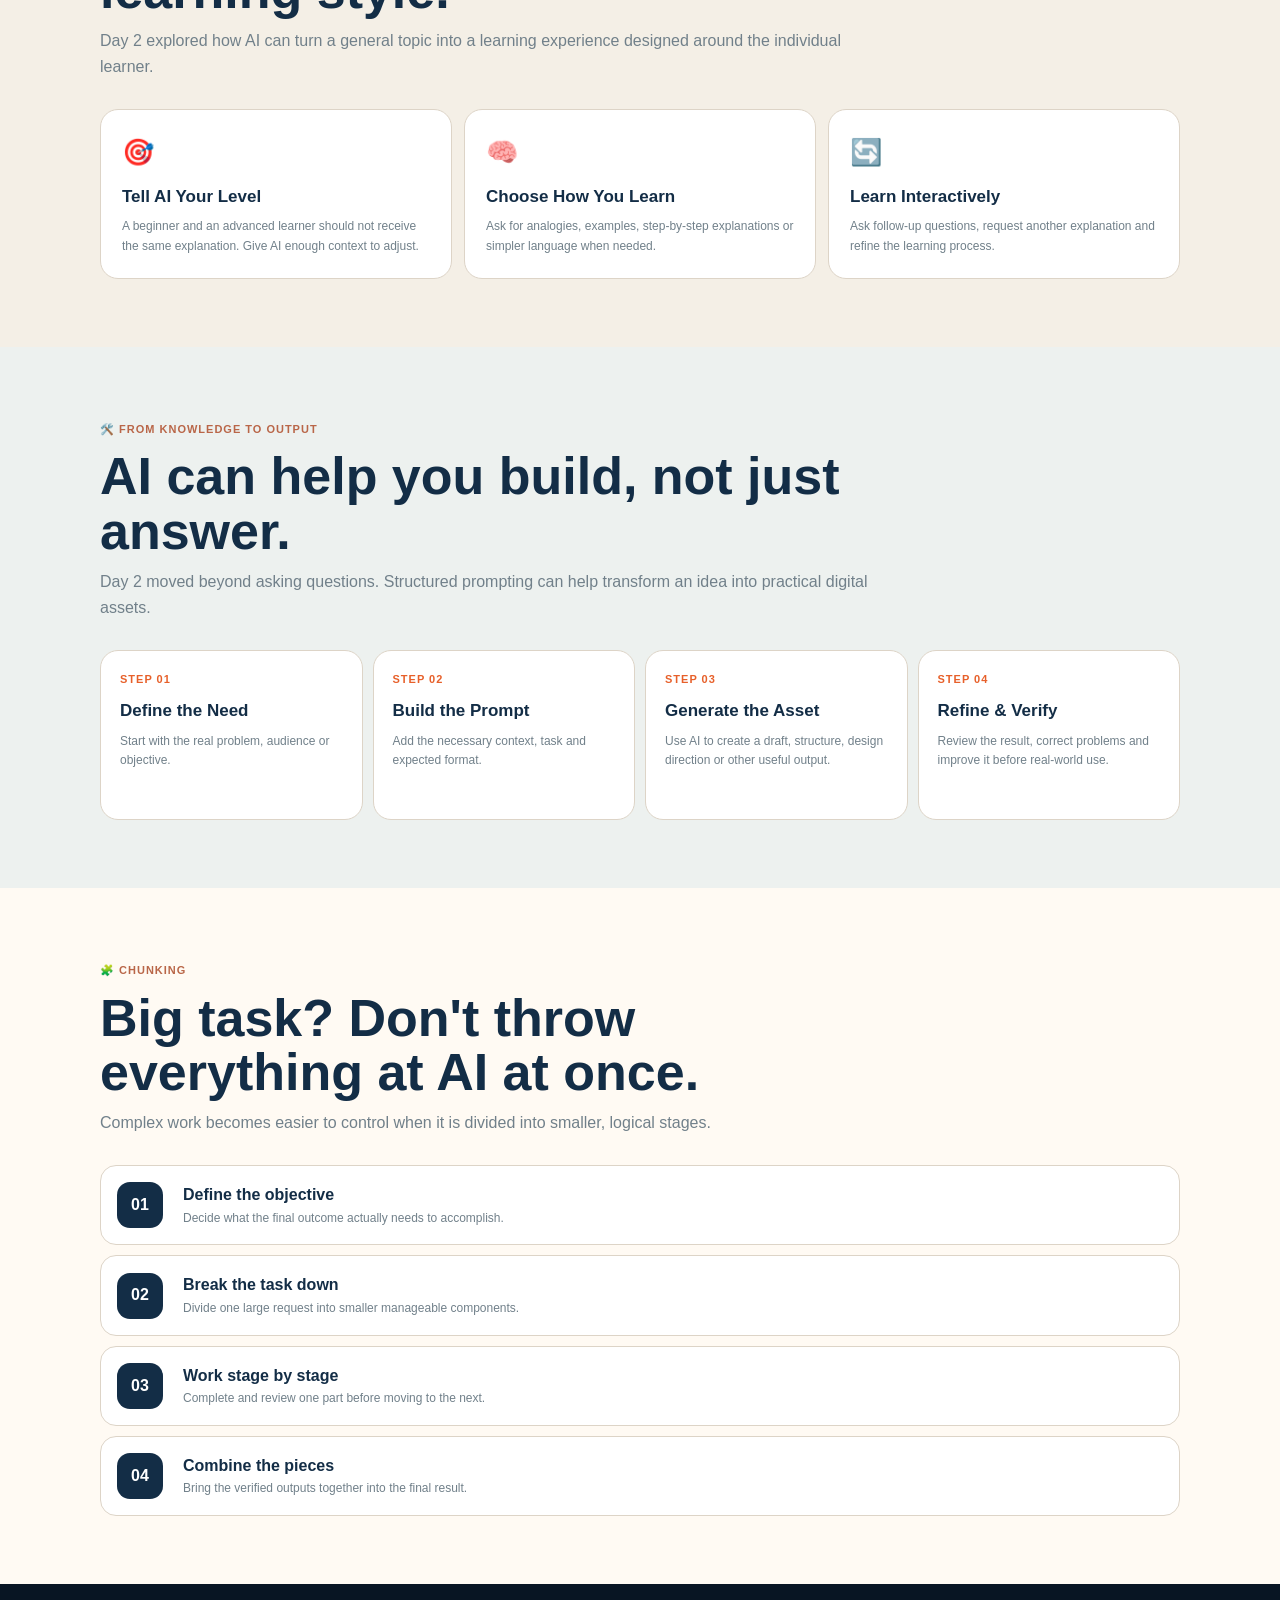
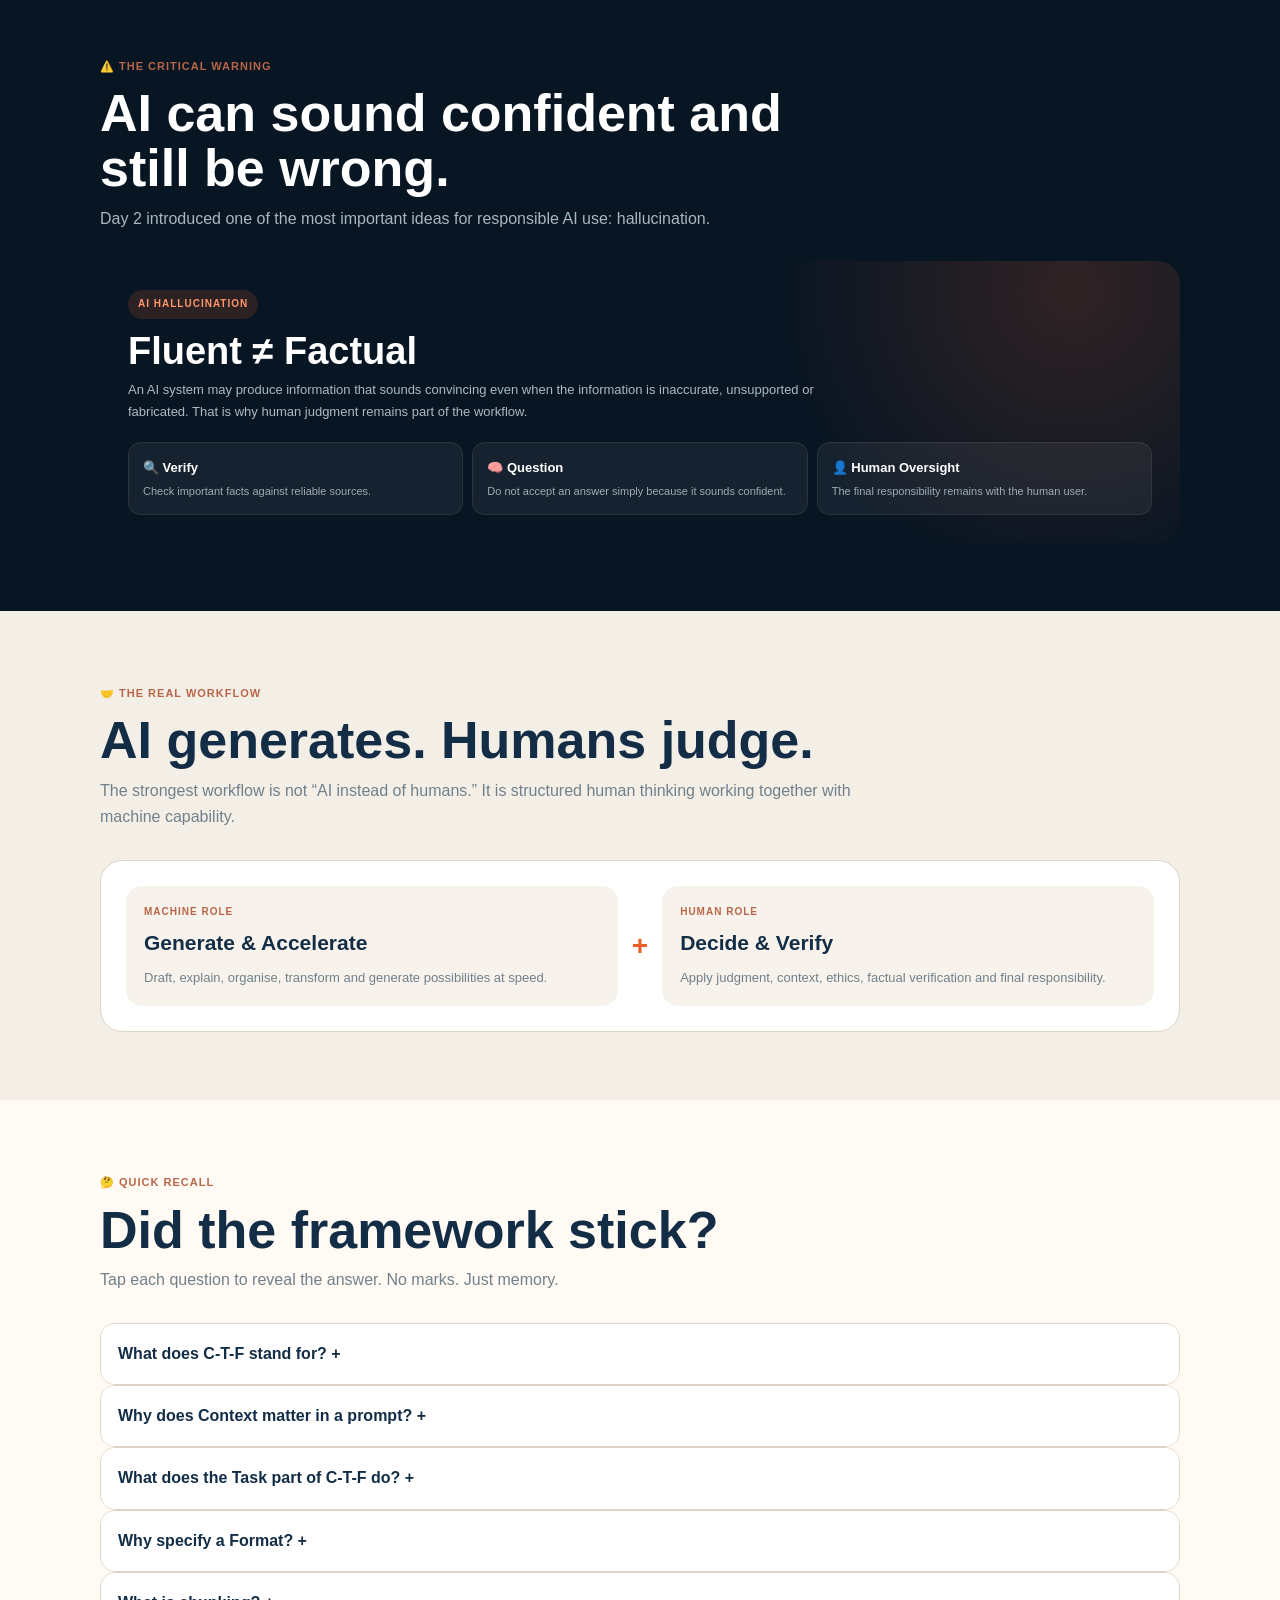
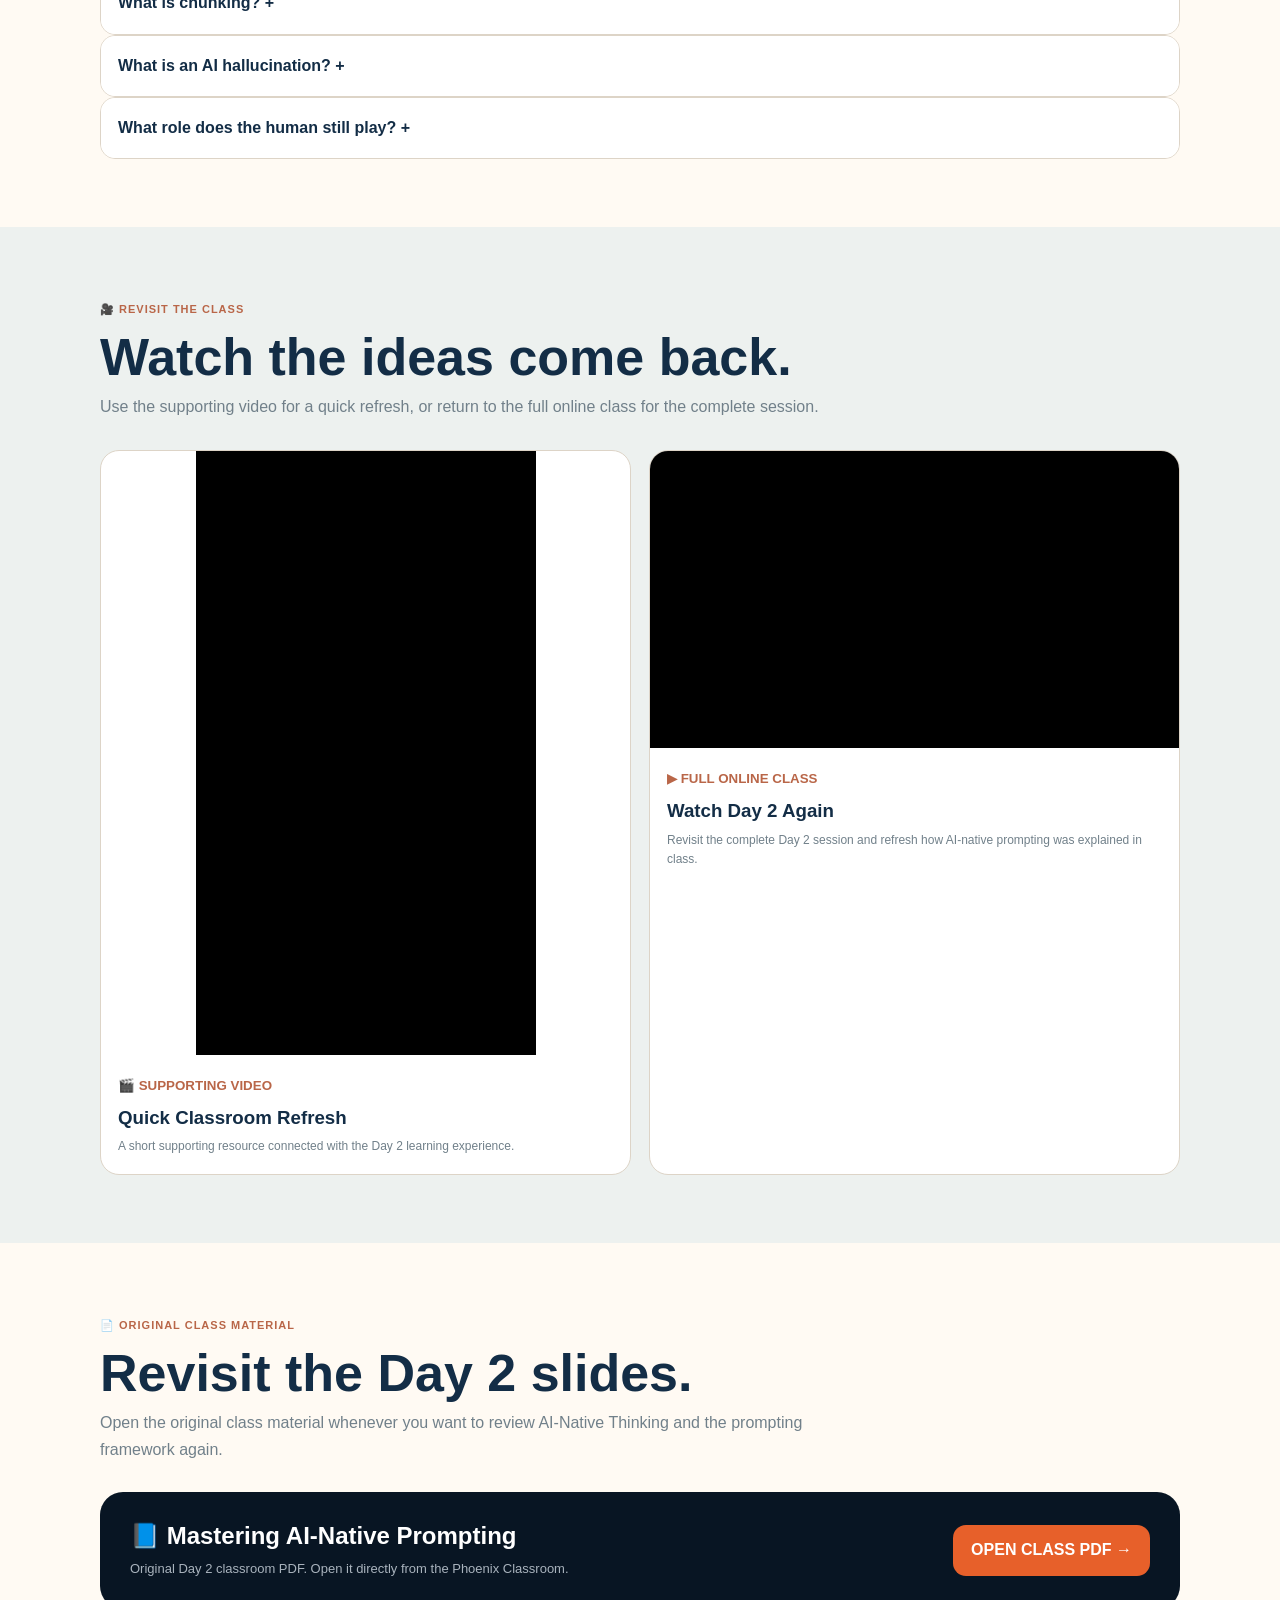
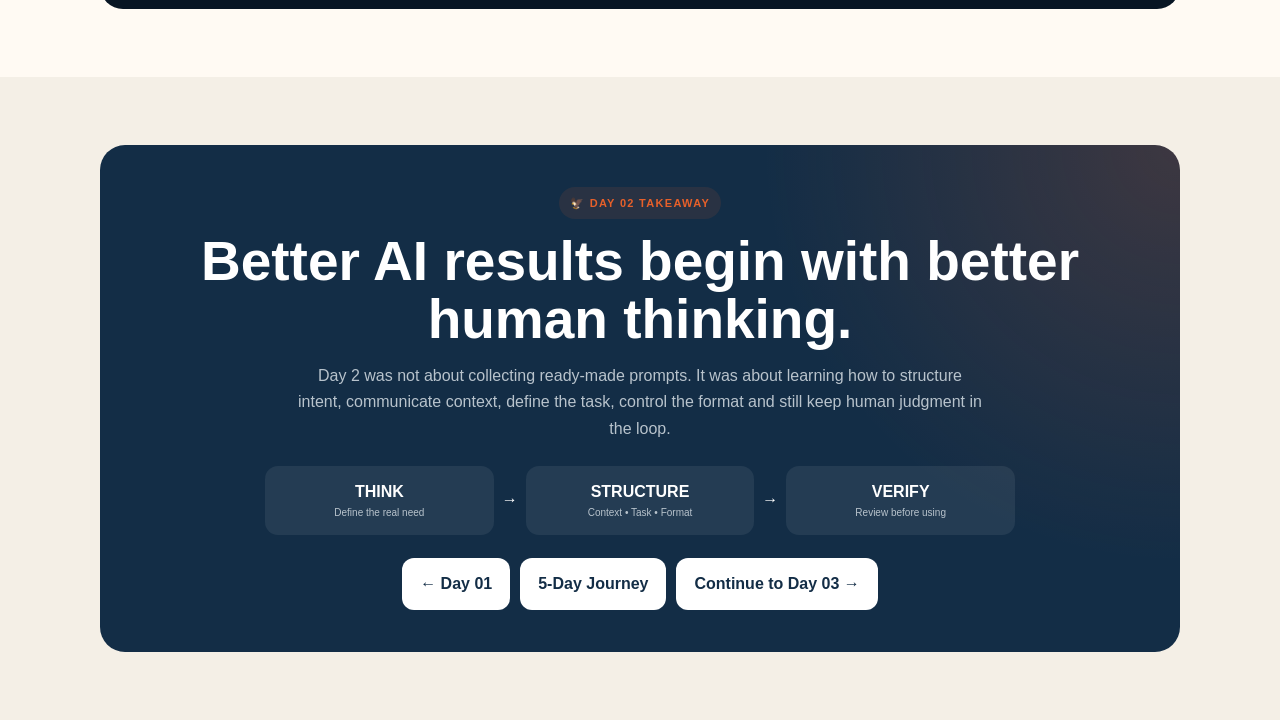
<file: class-2.html>
<!DOCTYPE html>
<html lang="en">

<head>

<meta charset="UTF-8">

<meta
  name="viewport"
  content="width=device-width, initial-scale=1.0"
>

<meta
  name="theme-color"
  content="#f4efe6"
>

<title>
  Class 2 | Mastering AI-Native Prompting
</title>


<style>

:root{

  --cream:#f4efe6;
  --paper:#fffaf3;

  --navy:#132d46;
  --blue:#607f94;

  --orange:#e7602a;
  --rust:#b96648;
  --gold:#d8a746;

  --text:#26333d;
  --muted:#71808a;

  --line:#ddd4c7;

  --dark:#081523;

  --green:#4f8d71;
}


*{
  box-sizing:border-box;
  margin:0;
  padding:0;
}


html{
  scroll-behavior:smooth;
}


body{

  font-family:
    Arial,
    Helvetica,
    sans-serif;

  background:
    var(--cream);

  color:
    var(--text);

  line-height:1.65;

  overflow-x:hidden;
}


a{
  color:inherit;
  text-decoration:none;
}


button{
  font:inherit;
}


img{
  display:block;
  max-width:100%;
}


.container{

  width:
    min(
      1080px,
      calc(100% - 28px)
    );

  margin:auto;
}



/* =========================================
   HEADER
========================================= */

header{

  position:sticky;

  top:0;

  z-index:100;

  background:
    rgba(244,239,230,.94);

  -webkit-backdrop-filter:
    blur(14px);

  backdrop-filter:
    blur(14px);

  border-bottom:
    1px solid var(--line);
}


.nav{

  min-height:68px;

  display:flex;

  align-items:center;

  justify-content:
    space-between;

  gap:12px;
}


.brand{

  display:flex;

  align-items:center;

  gap:10px;
}


.brand img{

  width:42px;
  height:42px;

  object-fit:contain;

  border-radius:12px;

  background:#ffffff;
}


.brand strong{

  display:block;

  color:
    var(--navy);

  font-size:13px;
}


.brand span{

  display:block;

  color:
    var(--muted);

  font-size:10px;
}


.back{

  padding:
    9px 12px;

  border:
    1px solid var(--line);

  border-radius:10px;

  background:#ffffff;

  font-size:12px;

  font-weight:800;
}



/* =========================================
   HERO
========================================= */

.hero{

  position:relative;

  overflow:hidden;

  padding:
    80px 0 62px;

  background:

    radial-gradient(
      circle at 90% 15%,
      rgba(231,96,42,.20),
      transparent 30%
    ),

    radial-gradient(
      circle at 10% 80%,
      rgba(96,127,148,.20),
      transparent 32%
    ),

    var(--cream);
}


.hero::after{

  content:"C → T → F";

  position:absolute;

  right:-15px;
  bottom:-35px;

  color:
    rgba(19,45,70,.045);

  font-size:
    clamp(
      80px,
      17vw,
      190px
    );

  font-weight:900;

  letter-spacing:-10px;

  pointer-events:none;
}


.kicker{

  position:relative;

  z-index:2;

  display:inline-block;

  padding:
    7px 11px;

  border-radius:50px;

  background:
    rgba(231,96,42,.10);

  color:
    var(--orange);

  font-size:11px;

  font-weight:900;

  letter-spacing:1.3px;
}


.hero h1{

  position:relative;

  z-index:2;

  max-width:900px;

  margin:
    17px 0 19px;

  color:
    var(--navy);

  font-size:
    clamp(
      43px,
      9vw,
      88px
    );

  line-height:.95;

  letter-spacing:-4px;
}


.hero h1 span{

  color:
    var(--rust);
}


.hero p{

  position:relative;

  z-index:2;

  max-width:730px;

  color:#596772;

  font-size:17px;
}


.hero-meta{

  position:relative;

  z-index:2;

  display:flex;

  flex-wrap:wrap;

  gap:8px;

  margin-top:23px;
}


.meta{

  padding:
    8px 11px;

  border:
    1px solid var(--line);

  border-radius:50px;

  background:
    rgba(255,255,255,.65);

  color:
    var(--navy);

  font-size:11px;

  font-weight:800;
}



/* =========================================
   GENERAL SECTIONS
========================================= */

.section{

  padding:
    68px 0;
}


.white{

  background:
    var(--paper);
}


.soft{

  background:
    #edf1ef;
}


.dark-section{

  background:
    var(--dark);

  color:#ffffff;
}


.heading{

  max-width:780px;

  margin-bottom:29px;
}


.heading small{

  color:
    var(--rust);

  font-size:11px;

  font-weight:900;

  letter-spacing:1px;
}


.heading h2{

  color:
    var(--navy);

  font-size:
    clamp(
      30px,
      6vw,
      52px
    );

  line-height:1.05;

  margin:
    8px 0 10px;
}


.dark-section .heading h2{

  color:#ffffff;
}


.heading p{

  color:
    var(--muted);
}


.dark-section .heading p{

  color:#aab6c1;
}



/* =========================================
   DAY 1 → DAY 2 SHIFT
========================================= */

.shift-card{

  display:grid;

  grid-template-columns:
    1fr auto 1fr;

  align-items:center;

  gap:14px;

  padding:25px;

  border:
    1px solid var(--line);

  border-radius:22px;

  background:#ffffff;
}


.shift-side{

  padding:18px;

  border-radius:16px;

  background:
    #f7f3ec;
}


.shift-side small{

  display:block;

  color:
    var(--rust);

  font-weight:900;

  font-size:10px;

  letter-spacing:1px;
}


.shift-side h3{

  margin-top:6px;

  color:
    var(--navy);

  font-size:21px;
}


.shift-side p{

  margin-top:6px;

  color:
    var(--muted);

  font-size:13px;
}


.shift-arrow{

  color:
    var(--orange);

  font-size:28px;

  font-weight:900;
}



/* =========================================
   MEMORY CARDS
========================================= */

.memory-grid{

  display:grid;

  grid-template-columns:
    repeat(2,1fr);

  gap:13px;
}


.memory{

  padding:20px;

  border:
    1px solid var(--line);

  border-radius:17px;

  background:#ffffff;
}


.memory-icon{

  font-size:25px;

  margin-bottom:8px;
}


.memory b{

  display:block;

  color:
    var(--navy);

  margin-bottom:5px;
}


.memory p{

  color:
    var(--muted);

  font-size:13px;
}



/* =========================================
   CTF FRAMEWORK
========================================= */

.ctf-grid{

  display:grid;

  grid-template-columns:
    repeat(3,1fr);

  gap:12px;
}


.ctf-card{

  position:relative;

  overflow:hidden;

  padding:25px 19px;

  border-radius:20px;

  border:
    1px solid var(--line);

  background:#ffffff;
}


.ctf-letter{

  width:50px;
  height:50px;

  display:grid;

  place-items:center;

  border-radius:14px;

  background:
    var(--navy);

  color:#ffffff;

  font-size:25px;

  font-weight:900;

  margin-bottom:14px;
}


.ctf-card:nth-child(2)
.ctf-letter{

  background:
    var(--rust);
}


.ctf-card:nth-child(3)
.ctf-letter{

  background:
    var(--orange);
}


.ctf-card h3{

  color:
    var(--navy);

  font-size:21px;
}


.ctf-card p{

  margin-top:7px;

  color:
    var(--muted);

  font-size:13px;
}


/* ===== END CLASS-2 CHUNK 1 ===== */
/* =========================================
   PROMPT TRANSFORMATION
========================================= */

.prompt-demo{

  display:grid;

  grid-template-columns:
    1fr auto 1fr;

  gap:14px;

  align-items:stretch;
}


.prompt-box{

  padding:22px;

  border-radius:19px;

  border:
    1px solid var(--line);

  background:#ffffff;
}


.prompt-box.bad{

  background:#f7eee8;
}


.prompt-box.good{

  background:#e7efec;
}


.prompt-box small{

  display:block;

  color:var(--rust);

  font-size:10px;

  font-weight:900;

  letter-spacing:1px;

  margin-bottom:8px;
}


.prompt-box h3{

  color:var(--navy);

  font-size:19px;

  margin-bottom:7px;
}


.prompt-box p{

  color:var(--muted);

  font-size:13px;
}


.prompt-arrow{

  align-self:center;

  color:var(--orange);

  font-size:28px;

  font-weight:900;
}



/* =========================================
   AI-NATIVE WORKFLOW
========================================= */

.workflow{

  display:grid;

  grid-template-columns:
    repeat(4,1fr);

  gap:10px;
}


.workflow-card{

  position:relative;

  min-height:170px;

  padding:19px;

  border-radius:18px;

  background:#ffffff;

  border:
    1px solid var(--line);
}


.workflow-number{

  color:var(--orange);

  font-size:11px;

  font-weight:900;

  letter-spacing:1px;
}


.workflow-card h3{

  color:var(--navy);

  font-size:17px;

  margin:
    9px 0 6px;
}


.workflow-card p{

  color:var(--muted);

  font-size:12px;
}



/* =========================================
   PERSONALIZED LEARNING
========================================= */

.personal-grid{

  display:grid;

  grid-template-columns:
    repeat(3,1fr);

  gap:12px;
}


.personal-card{

  padding:21px;

  border-radius:18px;

  background:#ffffff;

  border:
    1px solid var(--line);
}


.personal-card span{

  display:block;

  font-size:26px;

  margin-bottom:9px;
}


.personal-card h3{

  color:var(--navy);

  font-size:17px;
}


.personal-card p{

  color:var(--muted);

  font-size:12px;

  margin-top:6px;
}



/* =========================================
   CHUNKING
========================================= */

.chunk-demo{

  display:grid;

  gap:10px;
}


.chunk{

  display:grid;

  grid-template-columns:
    52px 1fr;

  gap:14px;

  align-items:center;

  padding:16px;

  border-radius:16px;

  background:#ffffff;

  border:
    1px solid var(--line);
}


.chunk-number{

  width:46px;
  height:46px;

  display:grid;

  place-items:center;

  border-radius:13px;

  background:
    var(--navy);

  color:#ffffff;

  font-weight:900;
}


.chunk h3{

  color:var(--navy);

  font-size:16px;
}


.chunk p{

  color:var(--muted);

  font-size:12px;
}



/* =========================================
   HALLUCINATION / HUMAN OVERSIGHT
========================================= */

.warning-card{

  padding:28px;

  border-radius:22px;

  background:

    radial-gradient(
      circle at 90% 10%,
      rgba(231,96,42,.18),
      transparent 30%
    ),

    var(--dark);

  color:#ffffff;
}


.warning-label{

  display:inline-block;

  padding:
    6px 10px;

  border-radius:50px;

  background:
    rgba(231,96,42,.16);

  color:#ff956b;

  font-size:10px;

  font-weight:900;

  letter-spacing:1px;
}


.warning-card h3{

  margin:
    13px 0 8px;

  font-size:
    clamp(
      25px,
      5vw,
      38px
    );

  line-height:1.05;
}


.warning-card > p{

  max-width:720px;

  color:#aeb9c4;

  font-size:13px;
}


.check-grid{

  display:grid;

  grid-template-columns:
    repeat(3,1fr);

  gap:9px;

  margin-top:20px;
}


.check{

  padding:14px;

  border-radius:13px;

  background:
    rgba(255,255,255,.06);

  border:
    1px solid
    rgba(255,255,255,.08);
}


.check strong{

  display:block;

  color:#ffffff;

  font-size:13px;
}


.check span{

  display:block;

  color:#9eabb7;

  font-size:11px;

  margin-top:3px;
}

<!-- =========================================
     STUDENT POSTER SHOWCASE
========================================= -->

<section class="section soft">

  <div class="container">

    <div class="heading">

      <small>
        🎨 STUDENT CREATIVITY
      </small>

      <h2>
        Prompting became visual.
      </h2>

      <p>
        These poster examples show how students
        turned ideas, subjects and business concepts
        into visual communication using AI-assisted creativity.
      </p>

    </div>


    <div class="poster-showcase">


      <div class="poster-slider-shell">


        <button
          class="poster-arrow prev"
          id="posterPrev"
          type="button"
          aria-label="Previous poster"
        >
          ‹
        </button>


        <div
          class="poster-slider"
          id="posterSlider"
        >


          <div class="poster-slide">

            <article class="poster-card">

              <img
                src="images/class2/photo1.jpg"
                alt="Crochet Things poster"
                loading="lazy"
              >

              <div class="poster-caption">

                <small>
                  POSTER 01
                </small>

                <strong>
                  Crochet Things
                </strong>

              </div>

            </article>

          </div>



          <div class="poster-slide">

            <article class="poster-card">

              <img
                src="images/class2/photo2.jpg"
                alt="Interstellar poster"
                loading="lazy"
              >

              <div class="poster-caption">

                <small>
                  POSTER 02
                </small>

                <strong>
                  Interstellar
                </strong>

              </div>

            </article>

          </div>



          <div class="poster-slide">

            <article class="poster-card">

              <img
                src="images/class2/photo3.jpg"
                alt="IAS Preparation poster"
                loading="lazy"
              >

              <div class="poster-caption">

                <small>
                  POSTER 03
                </small>

                <strong>
                  IAS Preparation
                </strong>

              </div>

            </article>

          </div>



          <div class="poster-slide">

            <article class="poster-card">

              <img
                src="images/class2/photo4.jpg"
                alt="Unit of Farmer poster"
                loading="lazy"
              >

              <div class="poster-caption">

                <small>
                  POSTER 04
                </small>

                <strong>
                  Unit of Farmer
                </strong>

              </div>

            </article>

          </div>



          <div class="poster-slide">

            <article class="poster-card">

              <img
                src="images/class2/photo5.jpg"
                alt="Govindam Marble Handicrafts poster"
                loading="lazy"
              >

              <div class="poster-caption">

                <small>
                  POSTER 05
                </small>

                <strong>
                  Govindam Marble Handicrafts
                </strong>

              </div>

            </article>

          </div>



          <div class="poster-slide">

            <article class="poster-card">

              <img
                src="images/class2/photo6.jpg"
                alt="Space Biology poster"
                loading="lazy"
              >

              <div class="poster-caption">

                <small>
                  POSTER 06
                </small>

                <strong>
                  Space Biology
                </strong>

              </div>

            </article>

          </div>



          <div class="poster-slide">

            <article class="poster-card">

              <img
                src="images/class2/photo7.jpg"
                alt="Artificial Things poster"
                loading="lazy"
              >

              <div class="poster-caption">

                <small>
                  POSTER 07
                </small>

                <strong>
                  Artificial Things
                </strong>

              </div>

            </article>

          </div>



          <div class="poster-slide">

            <article class="poster-card">

              <img
                src="images/class2/photo8.jpg"
                alt="Photography poster"
                loading="lazy"
              >

              <div class="poster-caption">

                <small>
                  POSTER 08
                </small>

                <strong>
                  The Art of Photography
                </strong>

              </div>

            </article>

          </div>



          <div class="poster-slide">

            <article class="poster-card">

              <img
                src="images/class2/photo9.jpg"
                alt="SVS Digital Studio poster"
                loading="lazy"
              >

              <div class="poster-caption">

                <small>
                  POSTER 09
                </small>

                <strong>
                  SVS Digital Studio
                </strong>

              </div>

            </article>

          </div>



          <div class="poster-slide">

            <article class="poster-card">

              <img
                src="images/class2/photo10.jpg"
                alt="AI in Biology poster"
                loading="lazy"
              >

              <div class="poster-caption">

                <small>
                  POSTER 10
                </small>

                <strong>
                  AI in Biology
                </strong>

              </div>

            </article>

          </div>


        </div>


        <button
          class="poster-arrow next"
          id="posterNext"
          type="button"
          aria-label="Next poster"
        >
          ›
        </button>


      </div>



      <div
        class="poster-dots"
        id="posterDots"
        aria-label="Poster navigation"
      >
      </div>



      <div class="poster-note">

        <div>

          <strong>
            ✨ Ten ideas. Ten different visual directions.
          </strong>

          <span>
            Swipe through the gallery and notice how
            subject, audience, layout and visual style
            change from one creation to another.
          </span>

        </div>

      </div>


    </div>

  </div>

</section>

/* =========================================
   QUICK RECALL
========================================= */

.recall-grid{

  display:grid;

  gap:10px;
}


.recall{

  overflow:hidden;

  border:
    1px solid var(--line);

  border-radius:15px;

  background:#ffffff;
}


.recall button{

  width:100%;

  padding:17px;

  border:0;

  background:#ffffff;

  text-align:left;

  color:var(--navy);

  font-weight:900;

  cursor:pointer;
}


.answer{

  display:none;

  padding:
    0 17px 17px;

  color:var(--muted);

  font-size:13px;
}


.recall.open .answer{

  display:block;
}



/* =========================================
   VIDEOS
========================================= */

.video-grid{

  display:grid;

  grid-template-columns:
    1fr 1fr;

  gap:18px;
}


.video-card{

  overflow:hidden;

  border-radius:19px;

  border:
    1px solid var(--line);

  background:#ffffff;
}


.video-frame{

  position:relative;

  width:100%;

  aspect-ratio:16 / 9;

  background:#000000;
}


.video-frame iframe{

  width:100%;
  height:100%;

  display:block;

  border:0;
}


.short-frame{

  max-width:340px;

  margin:auto;

  aspect-ratio:9 / 16;
}


.video-info{

  padding:17px;
}


.video-info small{

  color:var(--rust);

  font-weight:900;
}


.video-info h3{

  color:var(--navy);

  margin:
    4px 0;
}


.video-info p{

  color:var(--muted);

  font-size:12px;
}



/* =========================================
   PDF MATERIAL
========================================= */

.material{

  display:grid;

  grid-template-columns:
    1fr auto;

  gap:20px;

  align-items:center;

  padding:30px;

  border-radius:23px;

  background:
    var(--dark);

  color:#ffffff;
}


.material h2{

  line-height:1.2;
}


.material p{

  color:#a9b3bd;

  font-size:13px;

  margin-top:7px;
}


.pdf-btn{

  display:inline-flex;

  align-items:center;

  justify-content:center;

  min-height:50px;

  padding:
    12px 18px;

  border-radius:13px;

  background:
    var(--orange);

  color:#ffffff;

  font-weight:900;
}



/* =========================================
   FINAL TAKEAWAY
========================================= */

.takeaway{

  padding:
    42px 25px;

  border-radius:25px;

  text-align:center;

  background:

    radial-gradient(
      circle at top right,
      rgba(231,96,42,.20),
      transparent 35%
    ),

    var(--navy);

  color:#ffffff;
}


.takeaway h2{

  font-size:
    clamp(
      31px,
      7vw,
      55px
    );

  line-height:1.05;

  margin-top:14px;
}


.takeaway p{

  max-width:690px;

  margin:
    14px auto;

  color:#b8c3cc;
}


.takeaway-flow{

  max-width:750px;

  margin:
    24px auto 0;

  display:grid;

  grid-template-columns:
    1fr auto 1fr auto 1fr;

  gap:8px;

  align-items:center;
}


.takeaway-flow div{

  padding:13px 8px;

  border-radius:13px;

  background:
    rgba(255,255,255,.07);
}


.takeaway-flow strong{

  display:block;
}


.takeaway-flow span{

  display:block;

  color:#b8c3cc;

  font-size:10px;
}


.next-row{

  display:flex;

  justify-content:center;

  flex-wrap:wrap;

  gap:10px;

  margin-top:23px;
}


.next{

  padding:
    13px 18px;

  border-radius:12px;

  border:0;

  background:#ffffff;

  color:var(--navy);

  font-weight:900;

  cursor:pointer;
}



/* =========================================
   MOBILE
========================================= */

@media(max-width:760px){

  .hero{

    padding:
      55px 0 44px;
  }


  .hero h1{

    letter-spacing:-2px;
  }


  .memory-grid,
  .ctf-grid,
  .personal-grid,
  .workflow,
  .video-grid{

    grid-template-columns:1fr;
  }


  .shift-card,
  .prompt-demo{

    grid-template-columns:1fr;
  }


  .shift-arrow,
  .prompt-arrow{

    text-align:center;

    transform:rotate(90deg);
  }


  .check-grid{

    grid-template-columns:1fr;
  }


  .material{

    grid-template-columns:1fr;
  }


  .pdf-btn{

    width:100%;
  }

}


@media(max-width:520px){

  .section{

    padding:
      52px 0;
  }


  .brand span{

    display:none;
  }


  .warning-card{

    padding:
      23px 18px;
  }


  .material{

    padding:
      23px 18px;
  }


  .takeaway-flow{

    grid-template-columns:1fr;
  }


  .takeaway-flow > strong{

    transform:rotate(90deg);
  }

}
/* =========================================
   STUDENT POSTER MINI SLIDER
========================================= */

.poster-showcase{
  position:relative;
}

.poster-slider-shell{
  position:relative;

  padding:
    26px 54px 22px;

  border:
    1px solid var(--line);

  border-radius:24px;

  background:#ffffff;

  overflow:hidden;
}


.poster-slider{
  display:flex;

  gap:14px;

  overflow-x:auto;

  scroll-snap-type:x mandatory;

  scroll-behavior:smooth;

  scrollbar-width:none;

  -webkit-overflow-scrolling:touch;
}


.poster-slider::-webkit-scrollbar{
  display:none;
}


.poster-slide{
  flex:
    0 0
    calc(
      (100% - 28px) / 3
    );

  scroll-snap-align:start;

  min-width:0;
}


.poster-card{
  overflow:hidden;

  height:100%;

  border-radius:17px;

  background:#f4f1eb;

  border:
    1px solid var(--line);

  box-shadow:
    0 9px 25px
    rgba(19,45,70,.07);
}


.poster-card img{
  width:100%;

  aspect-ratio:
    3 / 4;

  object-fit:cover;

  display:block;
}


.poster-caption{
  padding:12px 13px;
}


.poster-caption small{
  display:block;

  color:var(--rust);

  font-size:9px;

  font-weight:900;

  letter-spacing:1px;

  text-transform:uppercase;
}


.poster-caption strong{
  display:block;

  margin-top:3px;

  color:var(--navy);

  font-size:13px;
}


/* ARROWS */

.poster-arrow{
  position:absolute;

  z-index:5;

  top:50%;

  transform:
    translateY(-50%);

  width:42px;
  height:42px;

  display:grid;

  place-items:center;

  border:0;

  border-radius:50%;

  background:#ffffff;

  color:var(--navy);

  font-size:21px;

  font-weight:900;

  box-shadow:
    0 7px 20px
    rgba(19,45,70,.16);

  cursor:pointer;
}


.poster-arrow.prev{
  left:10px;
}


.poster-arrow.next{
  right:10px;
}


/* DOTS */

.poster-dots{
  display:flex;

  justify-content:center;

  flex-wrap:wrap;

  gap:7px;

  margin-top:19px;
}


.poster-dot{
  width:8px;
  height:8px;

  padding:0;

  border:0;

  border-radius:50%;

  background:#c9c8c4;

  cursor:pointer;

  transition:
    width .2s ease,
    background .2s ease;
}


.poster-dot.active{
  width:24px;

  border-radius:20px;

  background:var(--orange);
}


/* GALLERY NOTE */

.poster-note{
  margin-top:20px;

  padding:17px;

  display:flex;

  align-items:center;

  justify-content:space-between;

  gap:15px;

  border-radius:16px;

  background:var(--navy);

  color:#ffffff;
}


.poster-note strong{
  display:block;
}


.poster-note span{
  display:block;

  margin-top:2px;

  color:#bcc6ce;

  font-size:11px;
}


/* TABLET */

@media(max-width:850px){

  .poster-slide{
    flex:
      0 0
      calc(
        (100% - 14px) / 2
      );
  }

}


/* MOBILE */

@media(max-width:600px){

  .poster-slider-shell{
    padding:
      18px 44px 18px;
  }


  .poster-slide{
    flex:
      0 0
      88%;
  }


  .poster-card img{
    aspect-ratio:
      3 / 4;
  }


  .poster-arrow{
    width:36px;
    height:36px;

    font-size:18px;
  }


  .poster-arrow.prev{
    left:5px;
  }


  .poster-arrow.next{
    right:5px;
  }


  .poster-note{
    align-items:flex-start;

    flex-direction:column;
  }

  }

</style>

</head>

<!-- ===== END CLASS-2 CHUNK 2 ===== -->
<!-- ===== START CLASS-2 CHUNK 3 ===== -->

<body>


<!-- =========================================
     HEADER
========================================= -->

<header>

  <div class="container nav">

    <a
      href="index.html"
      class="brand"
    >

      <img
        src="images/logo.jpg"
        alt="Phoenix Logo"
      >

      <div>

        <strong>
          PHOENIX CLASSROOM
        </strong>

        <span>
          AI Foundation Course • Day 02
        </span>

      </div>

    </a>


    <a
      href="index.html#journey"
      class="back"
    >
      ← Journey
    </a>

  </div>

</header>



<main>


<!-- =========================================
     HERO
========================================= -->

<section class="hero">

  <div class="container">

    <span class="kicker">
      DAY 02 • DIGITAL CLASSROOM
    </span>


    <h1>

      MASTERING<br>

      <span>
        AI-NATIVE PROMPTING.
      </span>

    </h1>


    <p>
      Day 1 introduced the architecture of intelligence.

      Day 2 moved from understanding AI
      to actually communicating with it —
      turning human intent into structured instructions.
    </p>


    <div class="hero-meta">

      <span class="meta">
        🧠 AI-Native Thinking
      </span>

      <span class="meta">
        🎯 Context
      </span>

      <span class="meta">
        📋 Task
      </span>

      <span class="meta">
        🧩 Format
      </span>

      <span class="meta">
        ⚡ Prompt Engineering
      </span>

    </div>

  </div>

</section>



<!-- =========================================
     DAY 1 → DAY 2
========================================= -->

<section class="section white">

  <div class="container">

    <div class="heading">

      <small>
        🔄 THE SHIFT
      </small>

      <h2>
        Yesterday we understood AI.
        Today we learn to direct it.
      </h2>

      <p>
        Day 2 changes the question from
        “What can AI do?” to
        “How do I tell AI exactly what I need?”
      </p>

    </div>



    <div class="shift-card">


      <div class="shift-side">

        <small>
          DAY 01
        </small>

        <h3>
          Understand Intelligence
        </h3>

        <p>
          Natural intelligence, artificial intelligence,
          neural networks, GPT and the evolution of
          intelligent systems.
        </p>

      </div>


      <div class="shift-arrow">
        →
      </div>


      <div class="shift-side">

        <small>
          DAY 02
        </small>

        <h3>
          Communicate With Intelligence
        </h3>

        <p>
          Structure your intent so AI can understand
          the context, perform the right task and
          deliver the output you actually need.
        </p>

      </div>


    </div>

  </div>

</section>



<!-- =========================================
     MEMORY REFRESH
========================================= -->

<section class="section">

  <div class="container">

    <div class="heading">

      <small>
        🧠 MEMORY REFRESH
      </small>

      <h2>
        What was Day 2 really about?
      </h2>

      <p>
        Not memorising “magic prompts.”
        It was about learning a better way to think
        before asking AI to work.
      </p>

    </div>



    <div class="memory-grid">


      <div class="memory">

        <div class="memory-icon">
          🧠
        </div>

        <b>
          Think AI-Native.
        </b>

        <p>
          Start by identifying what you actually want
          to achieve instead of randomly asking the
          machine for an answer.
        </p>

      </div>



      <div class="memory">

        <div class="memory-icon">
          🎯
        </div>

        <b>
          Context changes the answer.
        </b>

        <p>
          AI performs better when it understands
          the situation, audience, purpose and
          background of the request.
        </p>

      </div>



      <div class="memory">

        <div class="memory-icon">
          📋
        </div>

        <b>
          Give a clear task.
        </b>

        <p>
          Tell the system what action it needs to
          perform rather than leaving the objective
          vague.
        </p>

      </div>



      <div class="memory">

        <div class="memory-icon">
          🧩
        </div>

        <b>
          Control the format.
        </b>

        <p>
          A useful prompt can specify how the final
          answer should appear — bullets, table,
          script, explanation, plan or another format.
        </p>

      </div>



      <div class="memory">

        <div class="memory-icon">
          ⚡
        </div>

        <b>
          Break large work into chunks.
        </b>

        <p>
          Complex tasks become easier to control
          when they are divided into smaller,
          logical stages.
        </p>

      </div>



      <div class="memory">

        <div class="memory-icon">
          👁️
        </div>

        <b>
          Human oversight remains essential.
        </b>

        <p>
          AI output must still be reviewed,
          questioned and verified rather than
          accepted automatically.
        </p>

      </div>


    </div>

  </div>

</section>



<!-- =========================================
     C-T-F FRAMEWORK
========================================= -->

<section class="section soft">

  <div class="container">

    <div class="heading">

      <small>
        🎯 THE CORE FRAMEWORK
      </small>

      <h2>
        C → T → F
      </h2>

      <p>
        One simple structure turns a vague request
        into a much more deliberate AI instruction.
      </p>

    </div>



    <div class="ctf-grid">


      <!-- CONTEXT -->

      <div class="ctf-card">

        <div class="ctf-letter">
          C
        </div>

        <h3>
          Context
        </h3>

        <p>
          Give AI the background it needs.

          Who are you?
          Who is the audience?
          What is the situation?
          Why is this output needed?
        </p>

      </div>



      <!-- TASK -->

      <div class="ctf-card">

        <div class="ctf-letter">
          T
        </div>

        <h3>
          Task
        </h3>

        <p>
          State exactly what AI should do.

          Explain.
          Compare.
          Create.
          Analyse.
          Rewrite.
          Design.
          Summarise.
        </p>

      </div>



      <!-- FORMAT -->

      <div class="ctf-card">

        <div class="ctf-letter">
          F
        </div>

        <h3>
          Format
        </h3>

        <p>
          Define how you want the result delivered.

          A table?
          Five bullets?
          A 30-second script?
          A professional email?
          Step-by-step instructions?
        </p>

      </div>


    </div>

  </div>

</section>



<!-- =========================================
     CTF EXAMPLE
========================================= -->

<section class="section white">

  <div class="container">

    <div class="heading">

      <small>
        💡 TRY TO REMEMBER
      </small>

      <h2>
        Same AI. Different instruction.
        Different result.
      </h2>

      <p>
        Prompt quality improves when your intent
        becomes clearer.
      </p>

    </div>



    <div class="prompt-demo">


      <div class="prompt-box bad">

        <small>
          ❌ VAGUE REQUEST
        </small>

        <h3>
          “Teach me photosynthesis.”
        </h3>

        <p>
          AI knows the topic, but it knows very
          little about the learner, objective,
          difficulty level or expected output.
        </p>

      </div>



      <div class="prompt-arrow">
        →
      </div>



      <div class="prompt-box good">

        <small>
          ✅ STRUCTURED REQUEST
        </small>

        <h3>
          Add Context + Task + Format
        </h3>

        <p>
          Define the learner and purpose,
          specify what AI should explain,
          and tell it exactly how the lesson
          should be presented.
        </p>

      </div>


    </div>

  </div>

</section>


<!-- ===== END CLASS-2 CHUNK 3 ===== -->
<!-- ===== START CLASS-2 CHUNK 4 ===== -->


<!-- =========================================
     HYPER-PERSONALIZED LEARNING
========================================= -->

<section class="section">

  <div class="container">

    <div class="heading">

      <small>
        🎓 AI AS YOUR PERSONAL TUTOR
      </small>

      <h2>
        One topic.
        Your level.
        Your learning style.
      </h2>

      <p>
        Day 2 explored how AI can turn a general
        topic into a learning experience designed
        around the individual learner.
      </p>

    </div>


    <div class="personal-grid">


      <div class="personal-card">

        <span>🎯</span>

        <h3>
          Tell AI Your Level
        </h3>

        <p>
          A beginner and an advanced learner
          should not receive the same explanation.
          Give AI enough context to adjust.
        </p>

      </div>


      <div class="personal-card">

        <span>🧠</span>

        <h3>
          Choose How You Learn
        </h3>

        <p>
          Ask for analogies, examples,
          step-by-step explanations or
          simpler language when needed.
        </p>

      </div>


      <div class="personal-card">

        <span>🔄</span>

        <h3>
          Learn Interactively
        </h3>

        <p>
          Ask follow-up questions,
          request another explanation and
          refine the learning process.
        </p>

      </div>


    </div>

  </div>

</section>



<!-- =========================================
     FROM LEARNING TO CREATION
========================================= -->

<section class="section soft">

  <div class="container">

    <div class="heading">

      <small>
        🛠️ FROM KNOWLEDGE TO OUTPUT
      </small>

      <h2>
        AI can help you build,
        not just answer.
      </h2>

      <p>
        Day 2 moved beyond asking questions.
        Structured prompting can help transform
        an idea into practical digital assets.
      </p>

    </div>


    <div class="workflow">


      <div class="workflow-card">

        <div class="workflow-number">
          STEP 01
        </div>

        <h3>
          Define the Need
        </h3>

        <p>
          Start with the real problem,
          audience or objective.
        </p>

      </div>


      <div class="workflow-card">

        <div class="workflow-number">
          STEP 02
        </div>

        <h3>
          Build the Prompt
        </h3>

        <p>
          Add the necessary context,
          task and expected format.
        </p>

      </div>


      <div class="workflow-card">

        <div class="workflow-number">
          STEP 03
        </div>

        <h3>
          Generate the Asset
        </h3>

        <p>
          Use AI to create a draft,
          structure, design direction
          or other useful output.
        </p>

      </div>


      <div class="workflow-card">

        <div class="workflow-number">
          STEP 04
        </div>

        <h3>
          Refine & Verify
        </h3>

        <p>
          Review the result,
          correct problems and improve
          it before real-world use.
        </p>

      </div>


    </div>

  </div>

</section>



<!-- =========================================
     CHUNKING
========================================= -->

<section class="section white">

  <div class="container">

    <div class="heading">

      <small>
        🧩 CHUNKING
      </small>

      <h2>
        Big task?
        Don't throw everything at AI at once.
      </h2>

      <p>
        Complex work becomes easier to control
        when it is divided into smaller,
        logical stages.
      </p>

    </div>


    <div class="chunk-demo">


      <div class="chunk">

        <div class="chunk-number">
          01
        </div>

        <div>

          <h3>
            Define the objective
          </h3>

          <p>
            Decide what the final outcome
            actually needs to accomplish.
          </p>

        </div>

      </div>


      <div class="chunk">

        <div class="chunk-number">
          02
        </div>

        <div>

          <h3>
            Break the task down
          </h3>

          <p>
            Divide one large request into
            smaller manageable components.
          </p>

        </div>

      </div>


      <div class="chunk">

        <div class="chunk-number">
          03
        </div>

        <div>

          <h3>
            Work stage by stage
          </h3>

          <p>
            Complete and review one part
            before moving to the next.
          </p>

        </div>

      </div>


      <div class="chunk">

        <div class="chunk-number">
          04
        </div>

        <div>

          <h3>
            Combine the pieces
          </h3>

          <p>
            Bring the verified outputs
            together into the final result.
          </p>

        </div>

      </div>


    </div>

  </div>

</section>



<!-- =========================================
     HALLUCINATION
========================================= -->

<section class="section dark-section">

  <div class="container">

    <div class="heading">

      <small>
        ⚠️ THE CRITICAL WARNING
      </small>

      <h2>
        AI can sound confident
        and still be wrong.
      </h2>

      <p>
        Day 2 introduced one of the most important
        ideas for responsible AI use:
        hallucination.
      </p>

    </div>


    <div class="warning-card">


      <span class="warning-label">
        AI HALLUCINATION
      </span>


      <h3>
        Fluent ≠ Factual
      </h3>


      <p>
        An AI system may produce information that
        sounds convincing even when the information
        is inaccurate, unsupported or fabricated.

        That is why human judgment remains part
        of the workflow.
      </p>


      <div class="check-grid">


        <div class="check">

          <strong>
            🔍 Verify
          </strong>

          <span>
            Check important facts
            against reliable sources.
          </span>

        </div>


        <div class="check">

          <strong>
            🧠 Question
          </strong>

          <span>
            Do not accept an answer
            simply because it sounds confident.
          </span>

        </div>


        <div class="check">

          <strong>
            👤 Human Oversight
          </strong>

          <span>
            The final responsibility
            remains with the human user.
          </span>

        </div>


      </div>

    </div>

  </div>

</section>



<!-- =========================================
     HUMAN + AI
========================================= -->

<section class="section">

  <div class="container">

    <div class="heading">

      <small>
        🤝 THE REAL WORKFLOW
      </small>

      <h2>
        AI generates.
        Humans judge.
      </h2>

      <p>
        The strongest workflow is not
        “AI instead of humans.”

        It is structured human thinking
        working together with machine capability.
      </p>

    </div>


    <div class="shift-card">


      <div class="shift-side">

        <small>
          MACHINE ROLE
        </small>

        <h3>
          Generate & Accelerate
        </h3>

        <p>
          Draft, explain, organise,
          transform and generate possibilities
          at speed.
        </p>

      </div>


      <div class="shift-arrow">
        +
      </div>


      <div class="shift-side">

        <small>
          HUMAN ROLE
        </small>

        <h3>
          Decide & Verify
        </h3>

        <p>
          Apply judgment, context,
          ethics, factual verification
          and final responsibility.
        </p>

      </div>


    </div>

  </div>

</section>


<!-- ===== END CLASS-2 CHUNK 4 ===== -->
<!-- ===== START CLASS-2 CHUNK 5 ===== -->


<!-- =========================================
     QUICK RECALL
========================================= -->

<section class="section white">

  <div class="container">

    <div class="heading">

      <small>
        🤔 QUICK RECALL
      </small>

      <h2>
        Did the framework stick?
      </h2>

      <p>
        Tap each question to reveal the answer.
        No marks. Just memory.
      </p>

    </div>


    <div class="recall-grid">


      <div class="recall">

        <button type="button">
          What does C-T-F stand for? +
        </button>

        <div class="answer">
          <strong>
            Context • Task • Format
          </strong>
        </div>

      </div>


      <div class="recall">

        <button type="button">
          Why does Context matter in a prompt? +
        </button>

        <div class="answer">
          Context gives AI the background it needs to understand
          the situation, audience, purpose and constraints of the request.
        </div>

      </div>


      <div class="recall">

        <button type="button">
          What does the Task part of C-T-F do? +
        </button>

        <div class="answer">
          It tells the AI exactly what action it should perform,
          such as explain, compare, create, analyse, rewrite or design.
        </div>

      </div>


      <div class="recall">

        <button type="button">
          Why specify a Format? +
        </button>

        <div class="answer">
          It controls how the result should be delivered —
          for example as bullets, a table, a script,
          a professional email or step-by-step instructions.
        </div>

      </div>


      <div class="recall">

        <button type="button">
          What is chunking? +
        </button>

        <div class="answer">
          Breaking a complex task into smaller logical stages
          so the work is easier to control, review and improve.
        </div>

      </div>


      <div class="recall">

        <button type="button">
          What is an AI hallucination? +
        </button>

        <div class="answer">
          When an AI produces information that sounds convincing
          but may be inaccurate, unsupported or fabricated.
        </div>

      </div>


      <div class="recall">

        <button type="button">
          What role does the human still play? +
        </button>

        <div class="answer">
          The human must review, verify, judge and take responsibility
          for the final output.
        </div>

      </div>


    </div>

  </div>

</section>



<!-- =========================================
     CLASS 2 VIDEOS
========================================= -->

<section class="section soft">

  <div class="container">

    <div class="heading">

      <small>
        🎥 REVISIT THE CLASS
      </small>

      <h2>
        Watch the ideas come back.
      </h2>

      <p>
        Use the supporting video for a quick refresh,
        or return to the full online class for the complete session.
      </p>

    </div>


    <div class="video-grid">


      <!-- SUPPORTING / UNLISTED SHORT -->

      <article class="video-card">

        <div class="video-frame short-frame">

          <iframe
            src="https://www.youtube.com/embed/-QXr_fDVtFU"
            title="Class 2 Supporting Video"
            loading="lazy"
            allow="
              accelerometer;
              autoplay;
              clipboard-write;
              encrypted-media;
              gyroscope;
              picture-in-picture;
              web-share
            "
            allowfullscreen>
          </iframe>

        </div>


        <div class="video-info">

          <small>
            🎬 SUPPORTING VIDEO
          </small>

          <h3>
            Quick Classroom Refresh
          </h3>

          <p>
            A short supporting resource connected with
            the Day 2 learning experience.
          </p>

        </div>

      </article>



      <!-- FULL ONLINE CLASS -->

      <article class="video-card">

        <div class="video-frame">

          <iframe
            src="https://www.youtube.com/embed/mD1BIu2JpN8"
            title="Class 2 Full Online Class"
            loading="lazy"
            allow="
              accelerometer;
              autoplay;
              clipboard-write;
              encrypted-media;
              gyroscope;
              picture-in-picture;
              web-share
            "
            allowfullscreen>
          </iframe>

        </div>


        <div class="video-info">

          <small>
            ▶ FULL ONLINE CLASS
          </small>

          <h3>
            Watch Day 2 Again
          </h3>

          <p>
            Revisit the complete Day 2 session and refresh
            how AI-native prompting was explained in class.
          </p>

        </div>

      </article>


    </div>

  </div>

</section>


<!-- ===== END CLASS-2 CHUNK 5 ===== -->
<!-- ===== START CLASS-2 CHUNK 6 ===== -->


<!-- =========================================
     ORIGINAL CLASS PDF
========================================= -->

<section class="section white">

  <div class="container">

    <div class="heading">

      <small>
        📄 ORIGINAL CLASS MATERIAL
      </small>

      <h2>
        Revisit the Day 2 slides.
      </h2>

      <p>
        Open the original class material whenever you
        want to review AI-Native Thinking and the
        prompting framework again.
      </p>

    </div>


    <div class="material">

      <div>

        <h2>
          📘 Mastering AI-Native Prompting
        </h2>

        <p>
          Original Day 2 classroom PDF.
          Open it directly from the Phoenix Classroom.
        </p>

      </div>


      <a
        class="pdf-btn"
        href="materials/class2.pdf"
        target="_blank"
        rel="noopener"
      >
        OPEN CLASS PDF →
      </a>

    </div>

  </div>

</section>



<!-- =========================================
     DAY 2 FINAL TAKEAWAY
========================================= -->

<section class="section">

  <div class="container">

    <div class="takeaway">

      <span class="kicker">
        🦅 DAY 02 TAKEAWAY
      </span>


      <h2>
        Better AI results begin
        with better human thinking.
      </h2>


      <p>
        Day 2 was not about collecting ready-made prompts.

        It was about learning how to structure intent,
        communicate context, define the task,
        control the format and still keep
        human judgment in the loop.
      </p>



      <div class="takeaway-flow">


        <div>

          <strong>
            THINK
          </strong>

          <span>
            Define the real need
          </span>

        </div>


        <strong>
          →
        </strong>


        <div>

          <strong>
            STRUCTURE
          </strong>

          <span>
            Context • Task • Format
          </span>

        </div>


        <strong>
          →
        </strong>


        <div>

          <strong>
            VERIFY
          </strong>

          <span>
            Review before using
          </span>

        </div>


      </div>



      <div class="next-row">


        <a
          href="class-1.html"
          class="next"
        >
          ← Day 01
        </a>


        <a
          href="index.html#journey"
          class="next"
        >
          5-Day Journey
        </a>


        <button
          type="button"
          class="next"
          id="nextClassBtn"
        >
          Continue to Day 03 →
        </button>


      </div>


    </div>

  </div>

</section>


</main>



<!-- =========================================
     JAVASCRIPT
========================================= -->

<script>


/* =========================================
   QUICK RECALL
========================================= */

document
.querySelectorAll(
  ".recall button"
)
.forEach(
  function(button){


    button.addEventListener(
      "click",
      function(){


        const card =
          button.parentElement;


        const wasOpen =
          card.classList
          .contains(
            "open"
          );


        card.classList
        .toggle(
          "open"
        );


        const cleanText =
          button
          .textContent
          .replace(
            /[+−]\s*$/,
            ""
          )
          .trim();


        button.textContent =
          cleanText
          +
          (
            wasOpen
            ? " +"
            : " −"
          );


      }
    );


  }
);



/* =========================================
   DAY 03 SAFE PLACEHOLDER

   Once class-3.html is created,
   replace this temporary behaviour
   with direct navigation.
========================================= */

const nextClassBtn =
  document.getElementById(
    "nextClassBtn"
  );


nextClassBtn.addEventListener(
  "click",
  function(){


    const goBack =
      confirm(
        "Day 03 Digital Classroom will be connected after its original class materials are added. Return to the 5-Day Journey for now?"
      );


    if(
      goBack
    ){

      window.location.href =
        "index.html#journey";

    }


  }
);

/* =========================================
   STUDENT POSTER SLIDER
========================================= */

const posterSlider =
  document.getElementById(
    "posterSlider"
  );

const posterPrev =
  document.getElementById(
    "posterPrev"
  );

const posterNext =
  document.getElementById(
    "posterNext"
  );

const posterDots =
  document.getElementById(
    "posterDots"
  );


if(
  posterSlider &&
  posterPrev &&
  posterNext &&
  posterDots
){

  const posterSlides =
    Array.from(
      posterSlider.querySelectorAll(
        ".poster-slide"
      )
    );


  let currentPosterIndex = 0;



  /* CREATE DOTS */

  posterSlides.forEach(
    function(slide,index){

      const dot =
        document.createElement(
          "button"
        );

      dot.type =
        "button";

      dot.className =
        "poster-dot";

      dot.setAttribute(
        "aria-label",
        "Go to poster " + (index + 1)
      );


      dot.addEventListener(
        "click",
        function(){

          goToPoster(
            index
          );

        }
      );


      posterDots.appendChild(
        dot
      );

    }
  );



  const allPosterDots =
    Array.from(
      posterDots.querySelectorAll(
        ".poster-dot"
      )
    );



  function updatePosterDots(){

    allPosterDots.forEach(
      function(dot,index){

        dot.classList.toggle(
          "active",
          index === currentPosterIndex
        );

      }
    );

  }



  function goToPoster(index){

    if(
      index < 0
    ){
      index =
        posterSlides.length - 1;
    }


    if(
      index >=
      posterSlides.length
    ){
      index = 0;
    }


    currentPosterIndex =
      index;


    posterSlides[
      currentPosterIndex
    ].scrollIntoView({
      behavior:"smooth",
      inline:"start",
      block:"nearest"
    });


    updatePosterDots();

  }



  posterPrev.addEventListener(
    "click",
    function(){

      goToPoster(
        currentPosterIndex - 1
      );

    }
  );



  posterNext.addEventListener(
    "click",
    function(){

      goToPoster(
        currentPosterIndex + 1
      );

    }
  );



  /* =========================================
     UPDATE DOT WHEN USER SWIPES
  ========================================== */

  let posterScrollTimer;


  posterSlider.addEventListener(
    "scroll",
    function(){

      clearTimeout(
        posterScrollTimer
      );


      posterScrollTimer =
        setTimeout(
          function(){

            let nearestIndex = 0;

            let nearestDistance =
              Infinity;


            posterSlides.forEach(
              function(slide,index){

                const distance =
                  Math.abs(
                    slide.offsetLeft -
                    posterSlider.scrollLeft
                  );


                if(
                  distance <
                  nearestDistance
                ){

                  nearestDistance =
                    distance;

                  nearestIndex =
                    index;

                }

              }
            );


            currentPosterIndex =
              nearestIndex;


            updatePosterDots();

          },
          80
        );

    },
    {
      passive:true
    }
  );



  /* FIRST DOT ACTIVE */

  updatePosterDots();

  }
</script>


</body>

</html>

<!-- ===== END CLASS-2 CHUNK 6 ===== -->
</file>
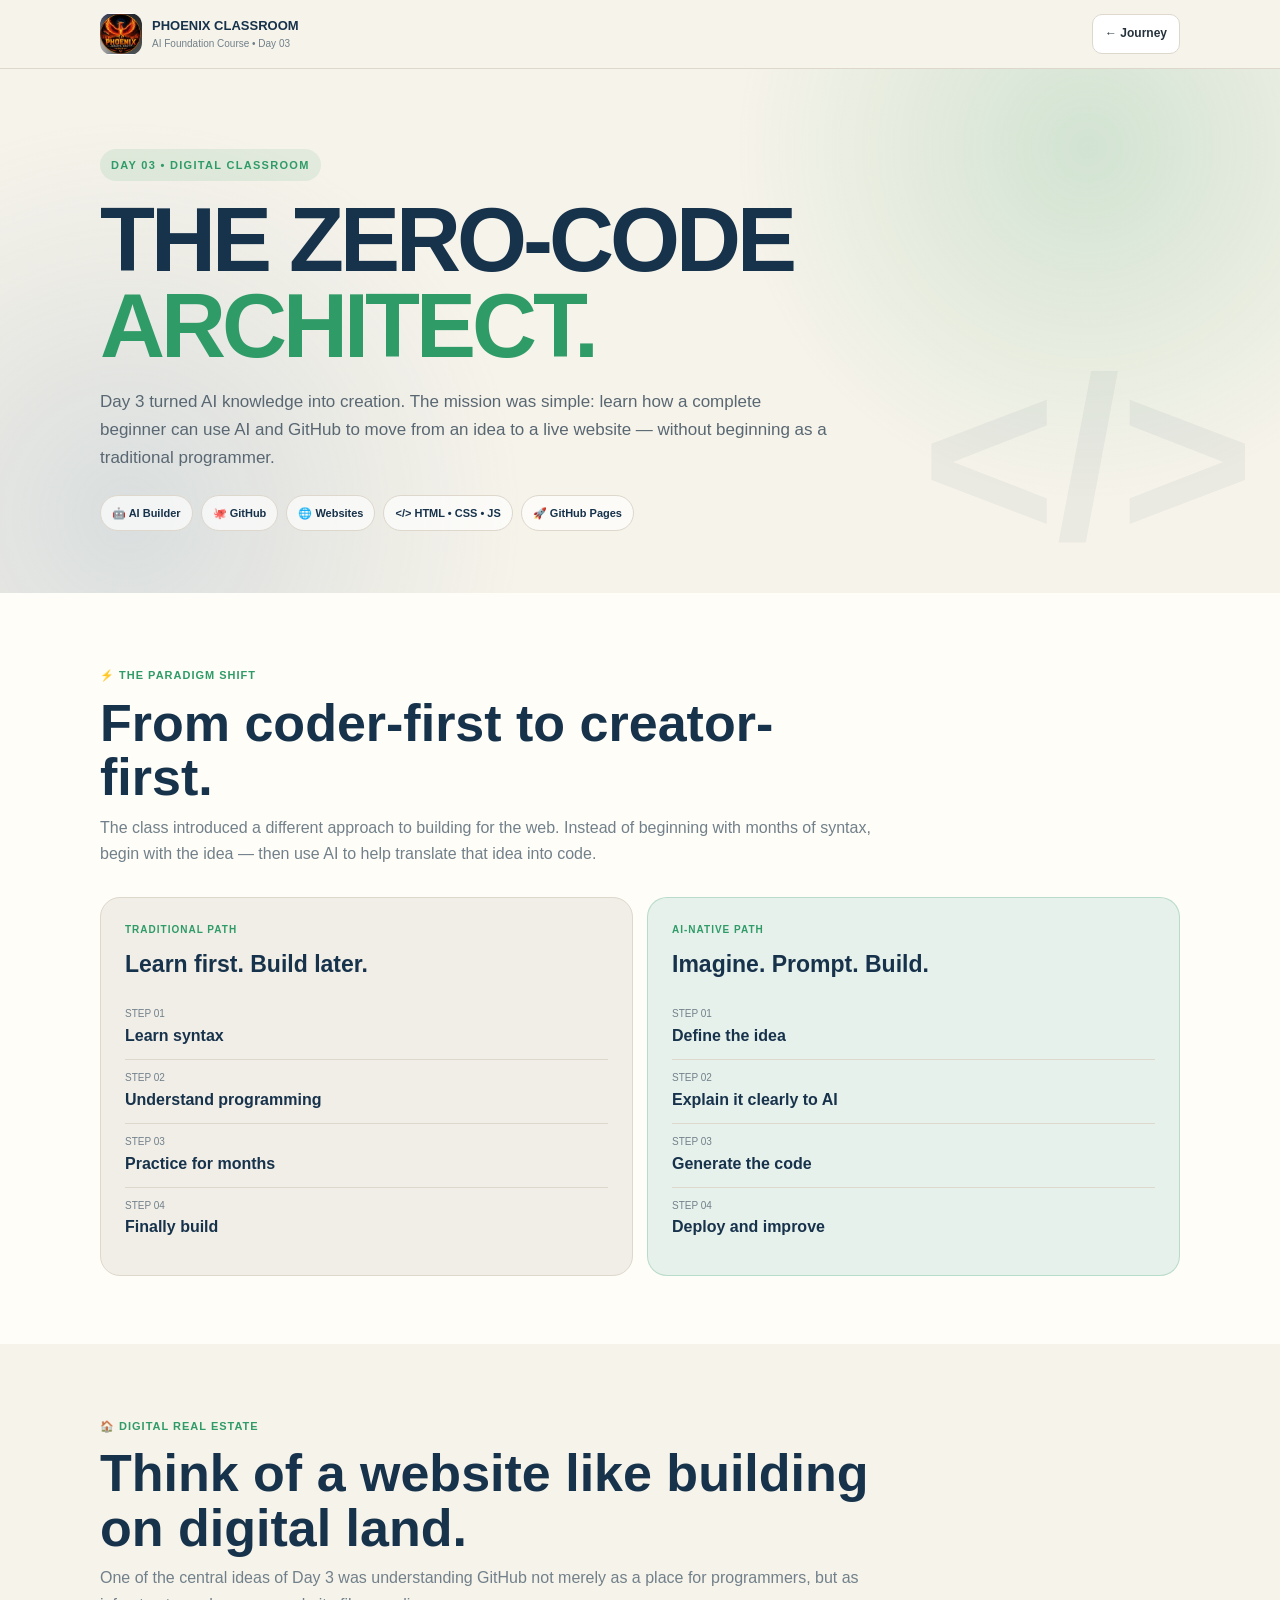
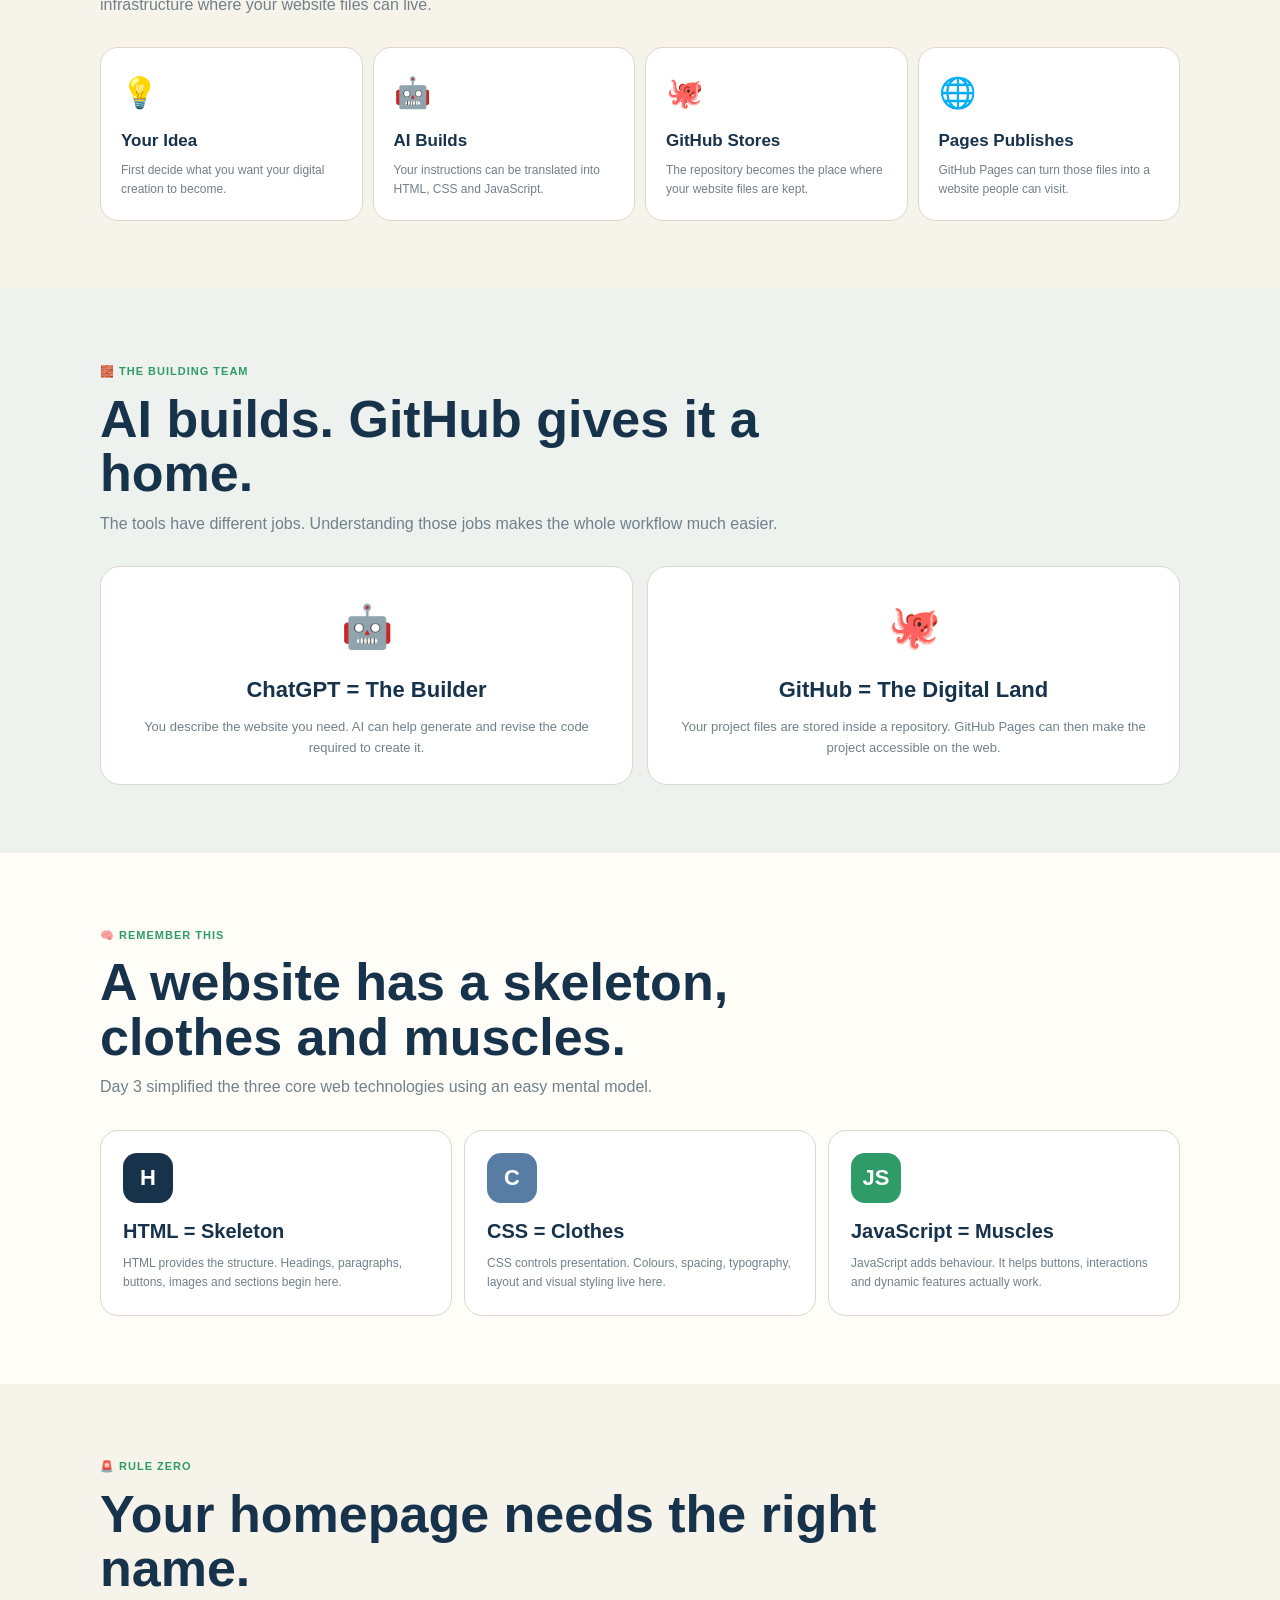
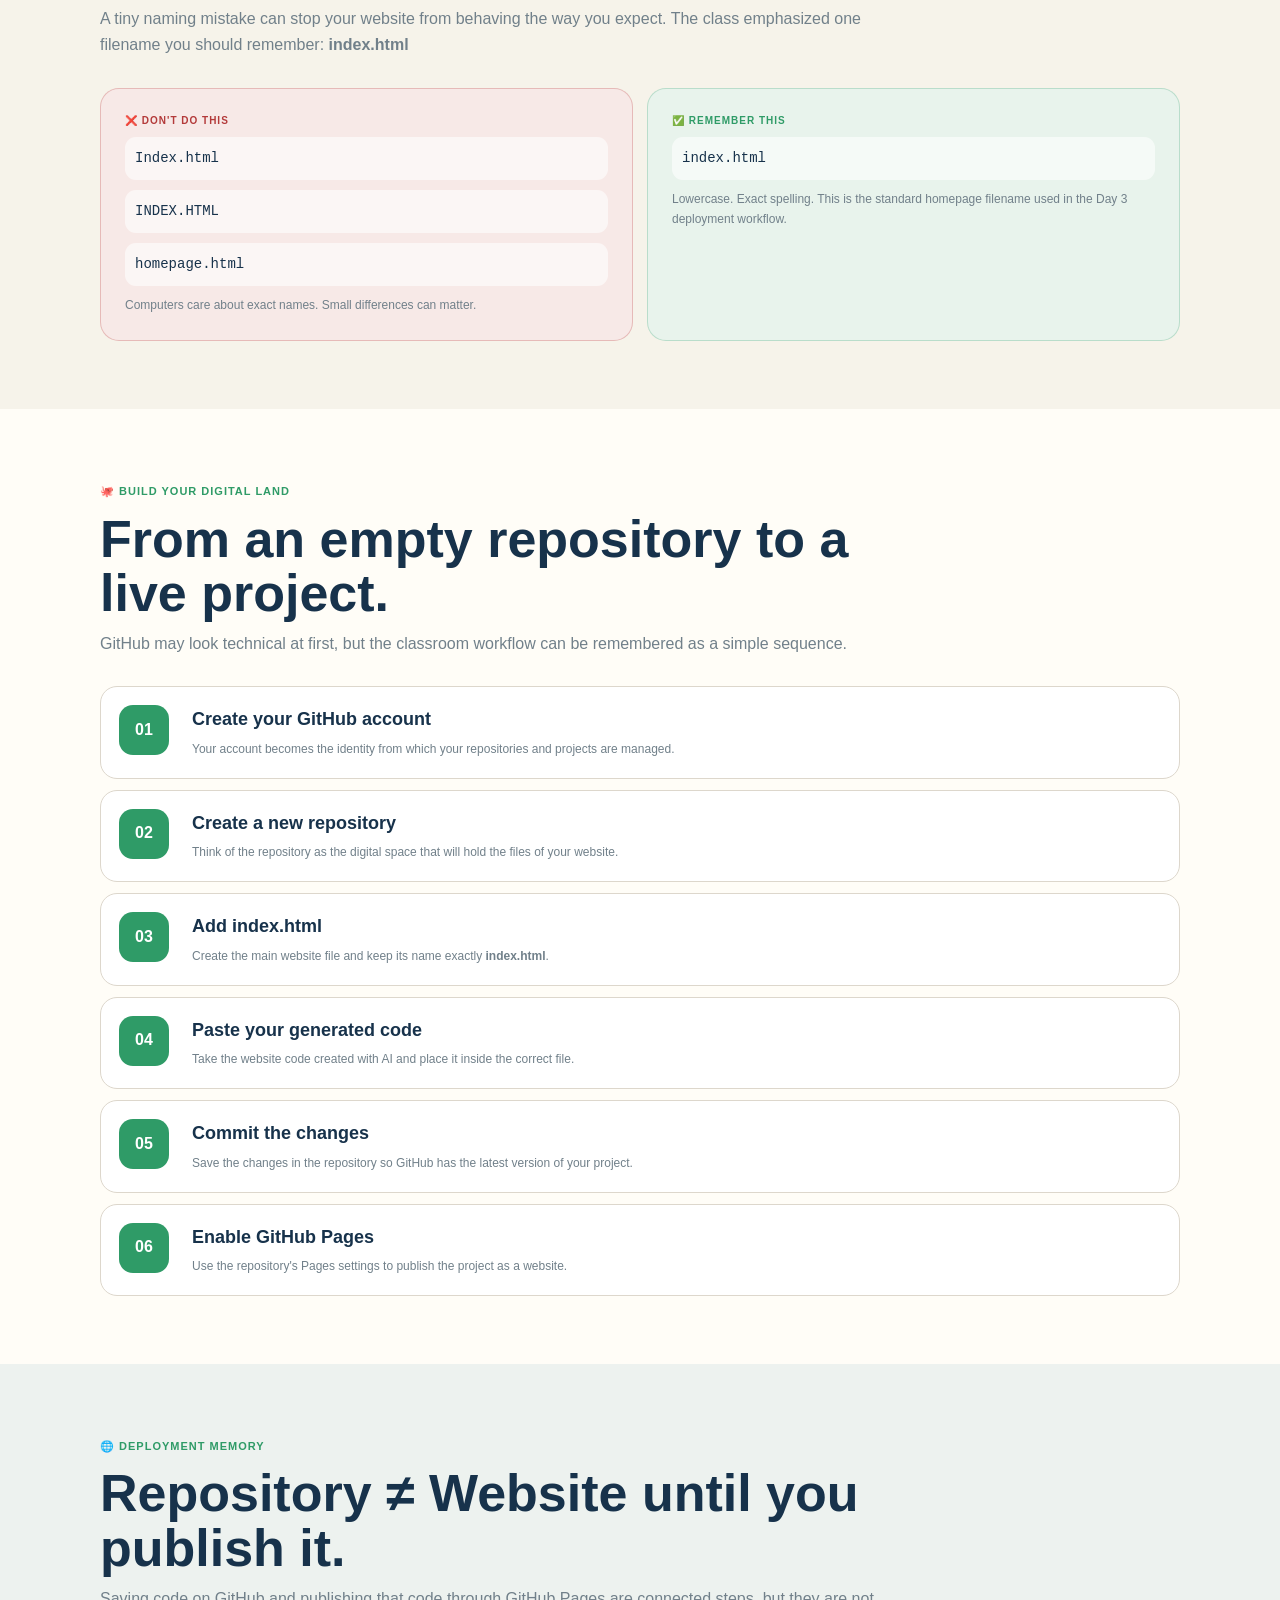
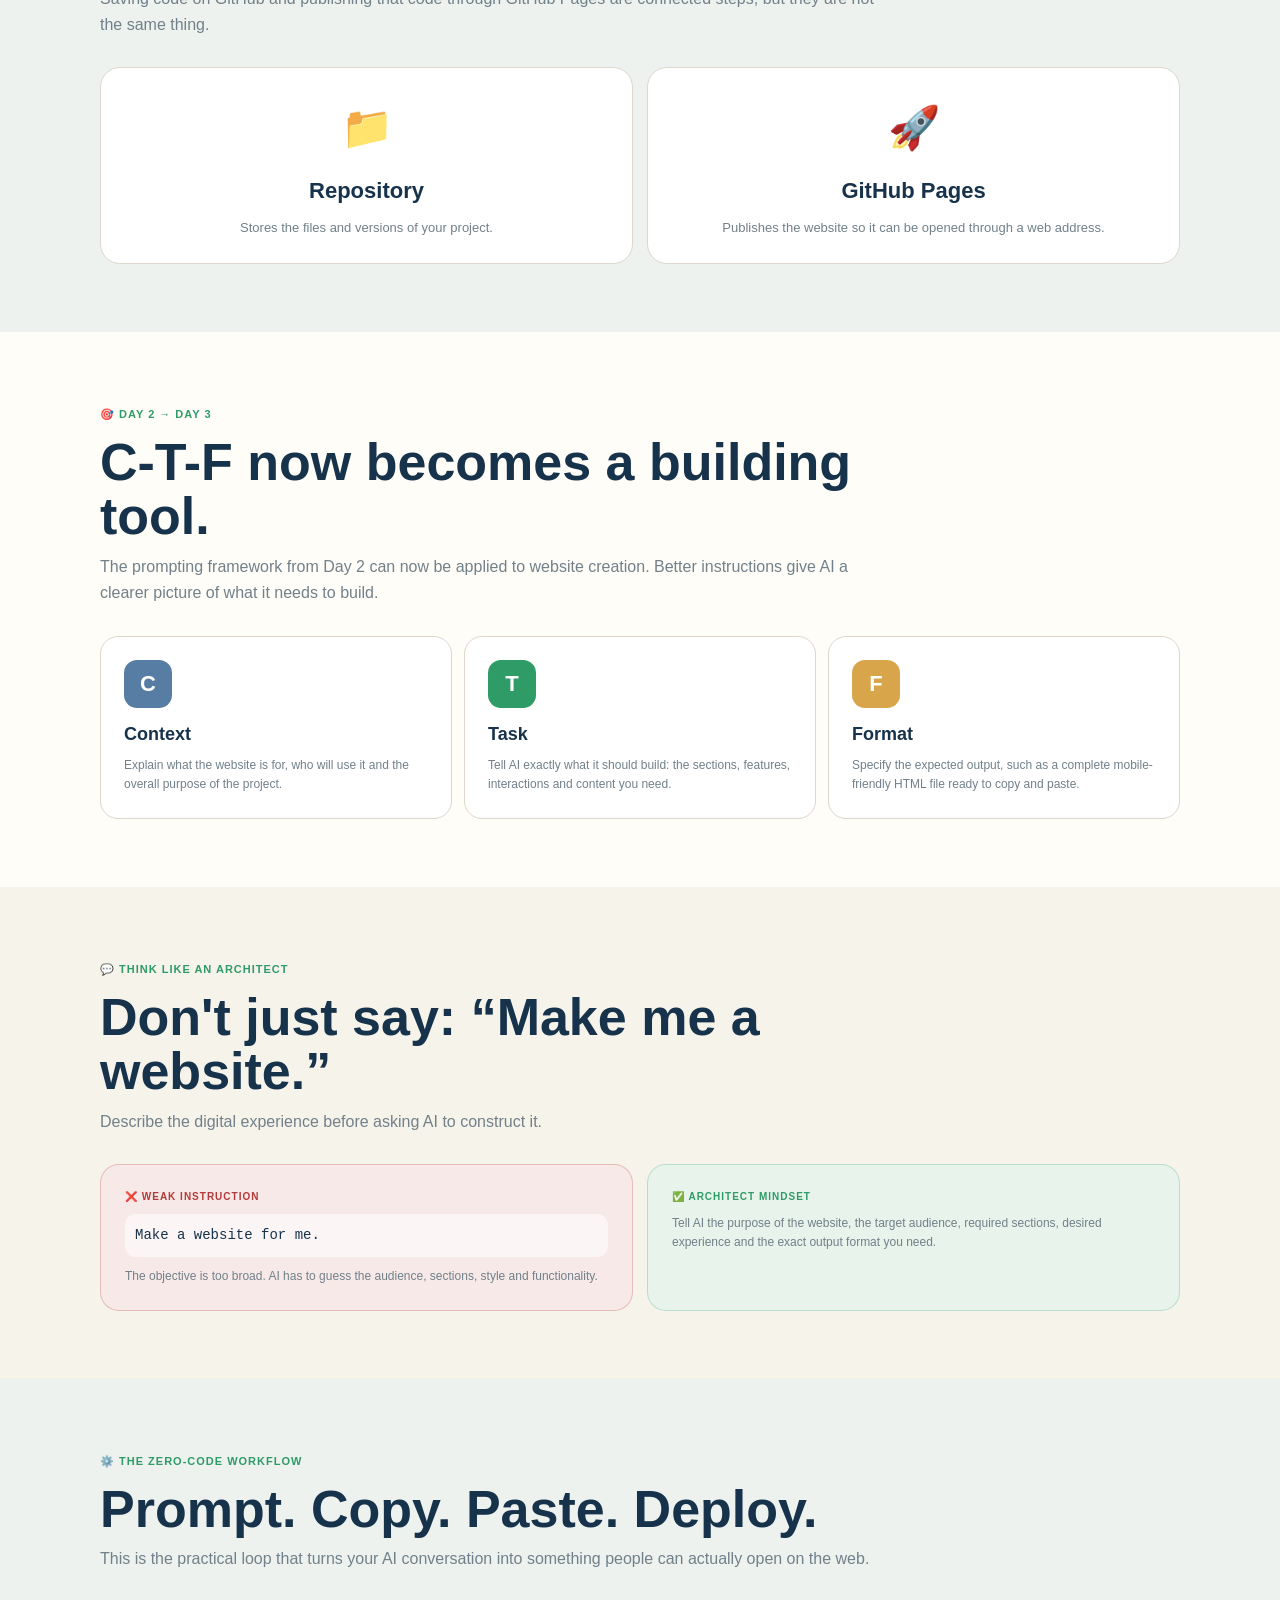
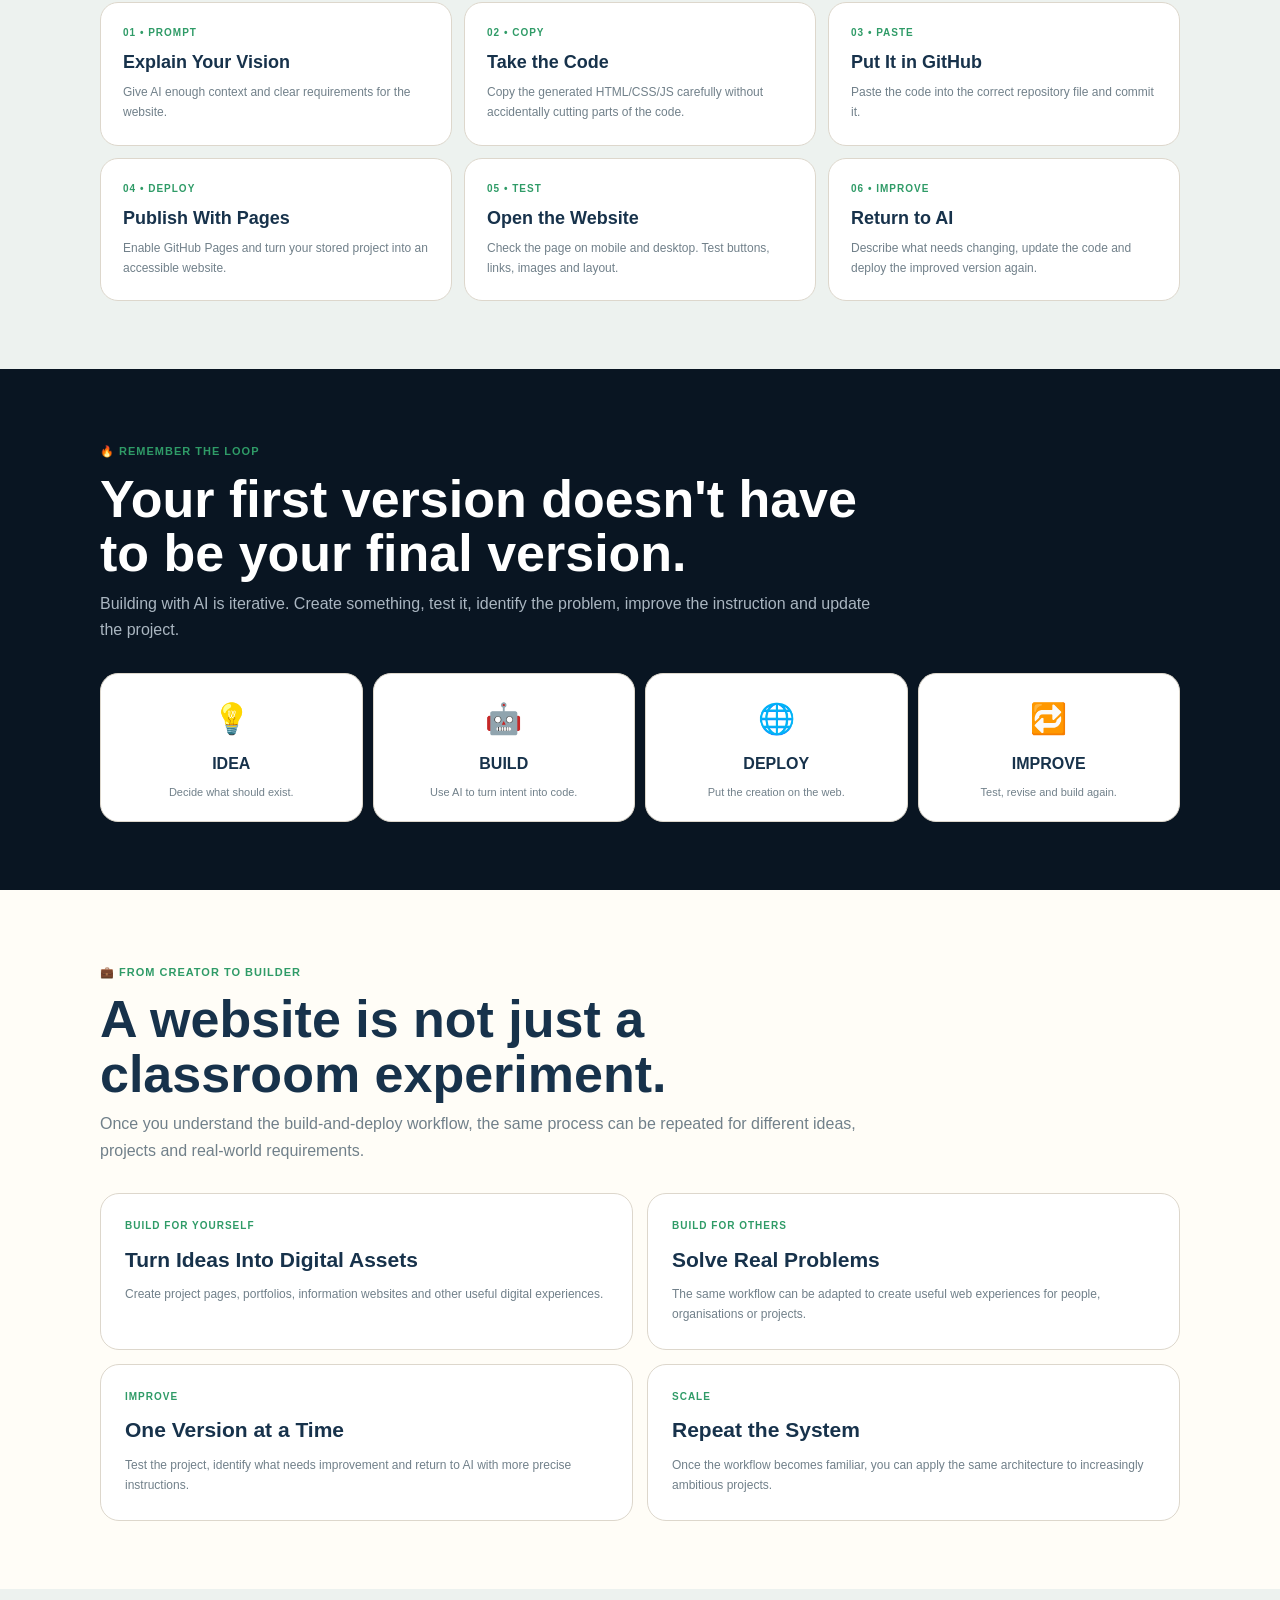
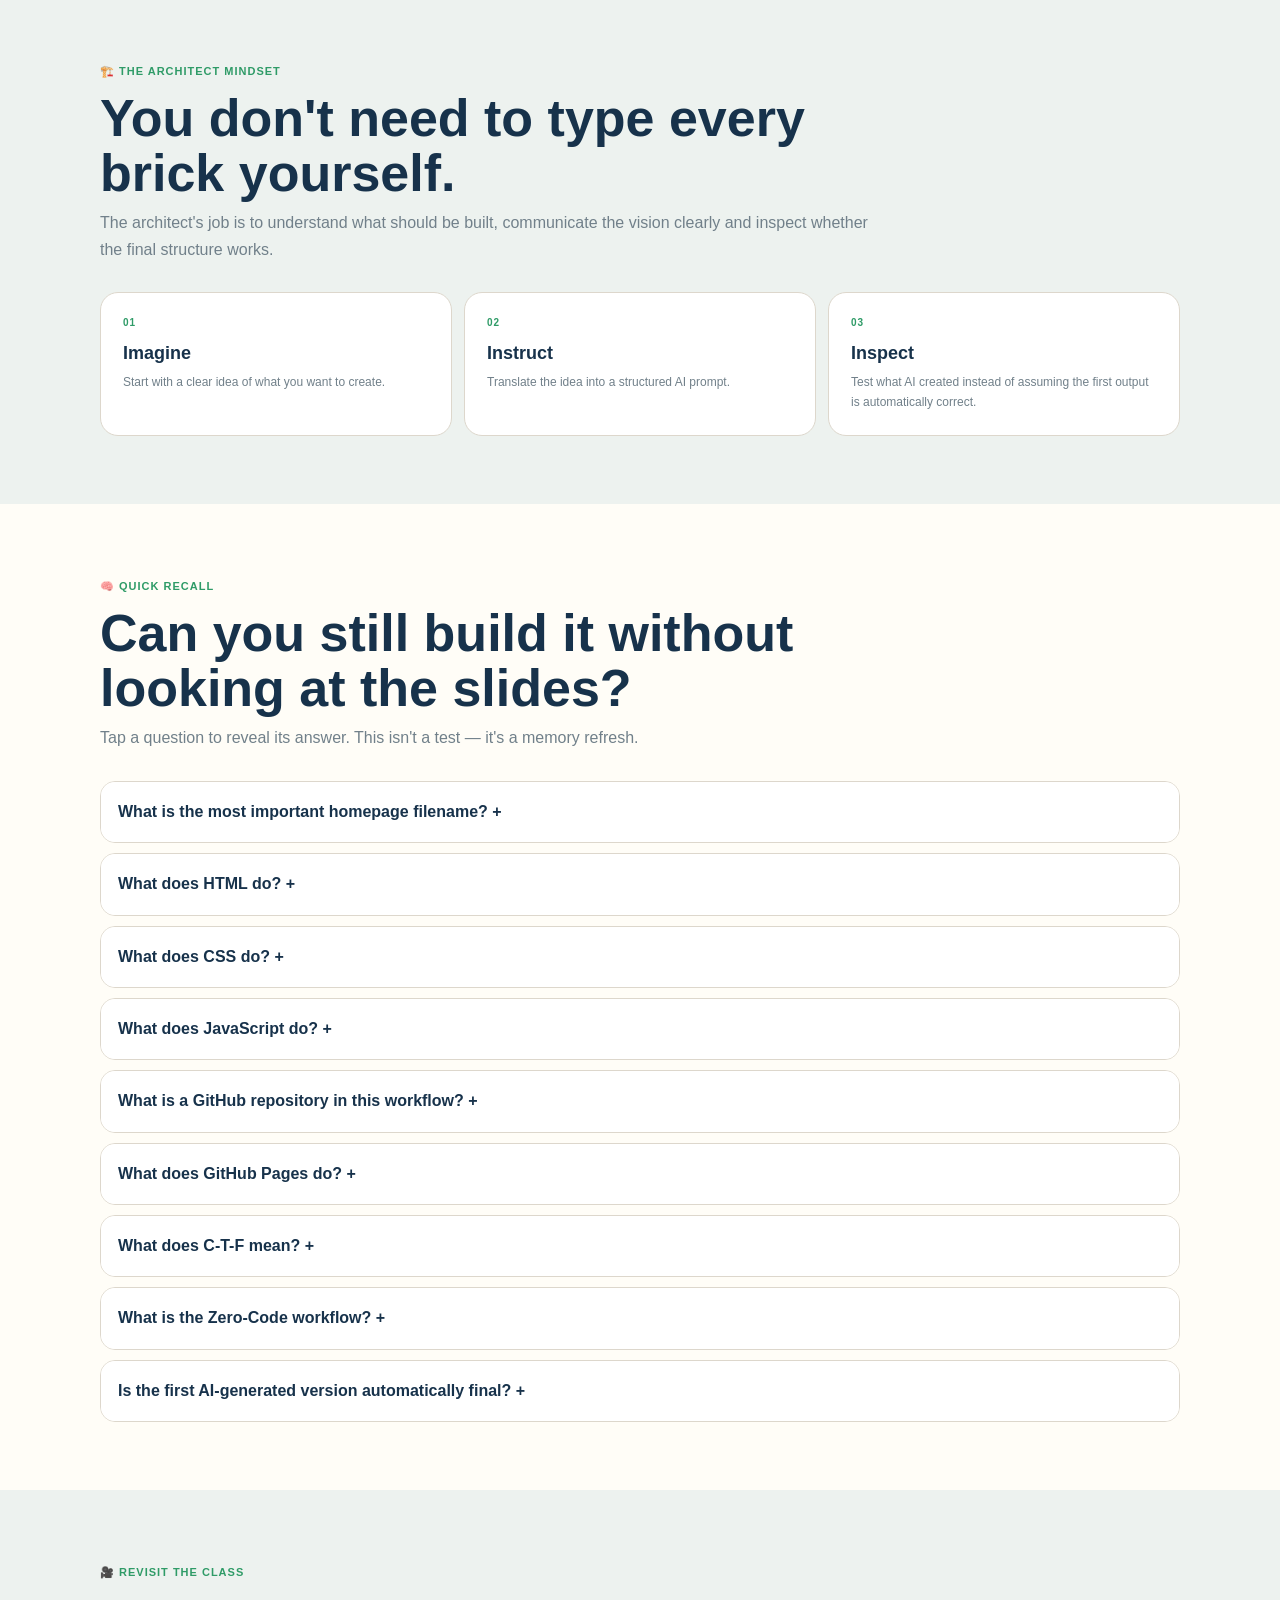
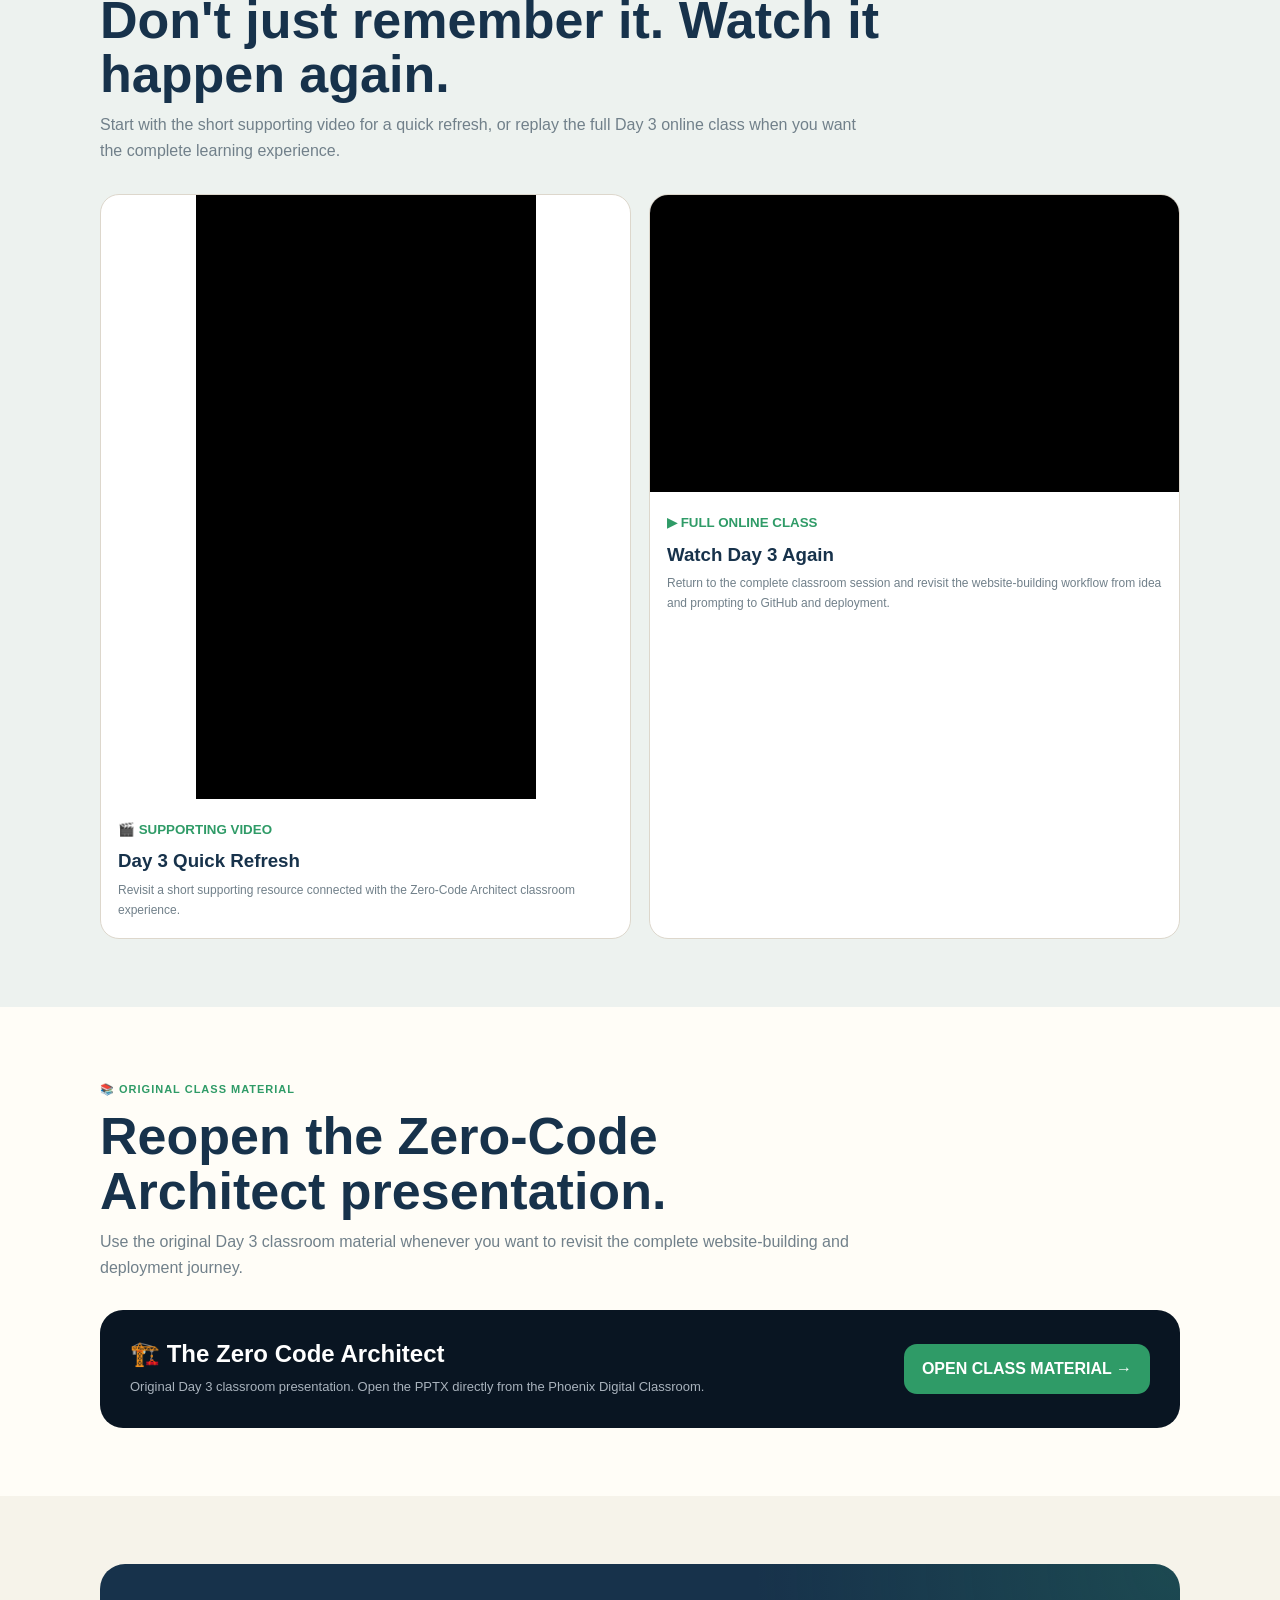
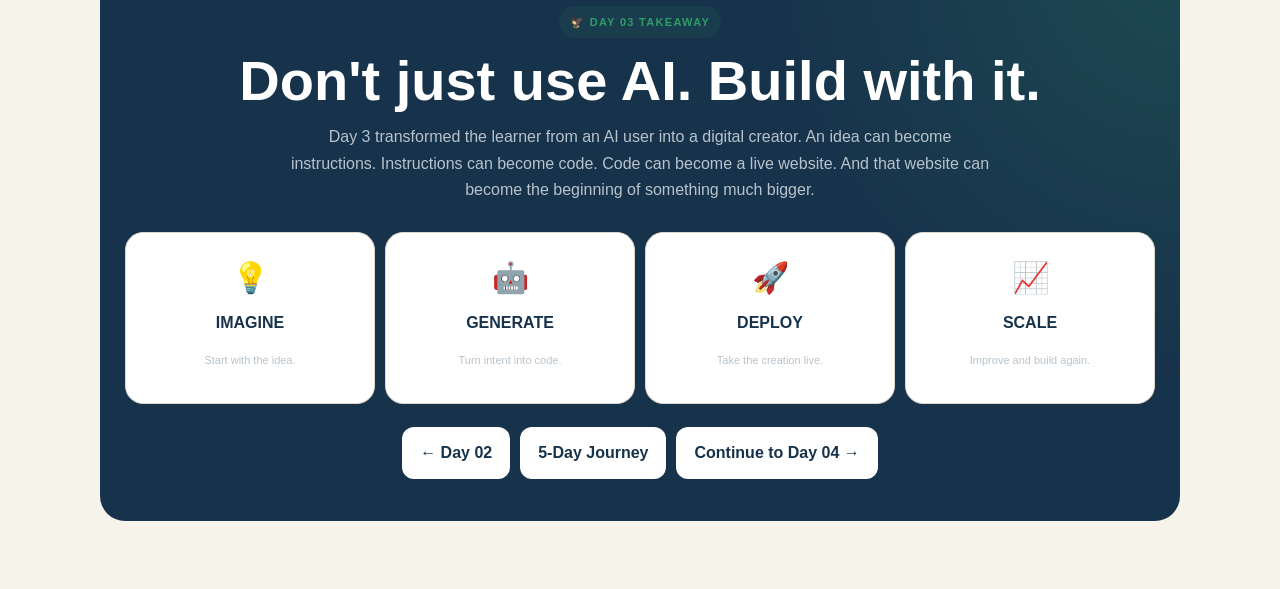
<file: class-3.html>
<!DOCTYPE html>
<html lang="en">

<head>

<meta charset="UTF-8">

<meta
  name="viewport"
  content="width=device-width, initial-scale=1.0"
>

<meta
  name="theme-color"
  content="#f6f3ea"
>

<title>
  Class 3 | The Zero-Code Architect
</title>


<style>

:root{

  --cream:#f6f3ea;
  --paper:#fffdf7;

  --navy:#17324b;
  --blue:#587da5;
  --green:#2f9b67;

  --orange:#e8672f;
  --gold:#d9a54a;

  --text:#25323c;
  --muted:#71808a;

  --line:#ddd7cc;

  --dark:#091522;
}


*{
  box-sizing:border-box;
  margin:0;
  padding:0;
}


html{
  scroll-behavior:smooth;
}


body{

  font-family:
    Arial,
    Helvetica,
    sans-serif;

  background:
    var(--cream);

  color:
    var(--text);

  line-height:1.65;

  overflow-x:hidden;
}


a{
  color:inherit;
  text-decoration:none;
}


button{
  font:inherit;
}


img{
  display:block;
  max-width:100%;
}


.container{

  width:
    min(
      1080px,
      calc(100% - 28px)
    );

  margin:auto;
}



/* =========================================
   HEADER
========================================= */

header{

  position:sticky;

  top:0;

  z-index:100;

  background:
    rgba(246,243,234,.94);

  -webkit-backdrop-filter:
    blur(14px);

  backdrop-filter:
    blur(14px);

  border-bottom:
    1px solid var(--line);
}


.nav{

  min-height:68px;

  display:flex;

  align-items:center;

  justify-content:
    space-between;

  gap:12px;
}


.brand{

  display:flex;

  align-items:center;

  gap:10px;
}


.brand img{

  width:42px;
  height:42px;

  object-fit:contain;

  border-radius:12px;

  background:#ffffff;
}


.brand strong{

  display:block;

  color:
    var(--navy);

  font-size:13px;
}


.brand span{

  display:block;

  color:
    var(--muted);

  font-size:10px;
}


.back{

  padding:
    9px 12px;

  border:
    1px solid var(--line);

  border-radius:10px;

  background:#ffffff;

  font-size:12px;

  font-weight:800;
}



/* =========================================
   HERO
========================================= */

.hero{

  position:relative;

  overflow:hidden;

  padding:
    80px 0 62px;

  background:

    radial-gradient(
      circle at 85% 15%,
      rgba(47,155,103,.18),
      transparent 30%
    ),

    radial-gradient(
      circle at 10% 85%,
      rgba(88,125,165,.18),
      transparent 32%
    ),

    var(--cream);
}


.hero::after{

  content:"</>";

  position:absolute;

  right:2%;

  bottom:-55px;

  color:
    rgba(23,50,75,.05);

  font-size:
    clamp(
      110px,
      20vw,
      230px
    );

  font-weight:900;

  pointer-events:none;
}


.kicker{

  position:relative;

  z-index:2;

  display:inline-block;

  padding:
    7px 11px;

  border-radius:50px;

  background:
    rgba(47,155,103,.10);

  color:
    var(--green);

  font-size:11px;

  font-weight:900;

  letter-spacing:1.3px;
}


.hero h1{

  position:relative;

  z-index:2;

  max-width:900px;

  margin:
    17px 0 19px;

  color:
    var(--navy);

  font-size:
    clamp(
      44px,
      9vw,
      90px
    );

  line-height:.95;

  letter-spacing:-4px;
}


.hero h1 span{

  color:
    var(--green);
}


.hero p{

  position:relative;

  z-index:2;

  max-width:730px;

  color:#596772;

  font-size:17px;
}


.hero-meta{

  position:relative;

  z-index:2;

  display:flex;

  flex-wrap:wrap;

  gap:8px;

  margin-top:23px;
}


.meta{

  padding:
    8px 11px;

  border:
    1px solid var(--line);

  border-radius:50px;

  background:
    rgba(255,255,255,.68);

  color:
    var(--navy);

  font-size:11px;

  font-weight:800;
}



/* =========================================
   GENERAL SECTIONS
========================================= */

.section{

  padding:
    68px 0;
}


.white{

  background:
    var(--paper);
}


.soft{

  background:
    #edf2ef;
}


.dark-section{

  background:
    var(--dark);

  color:#ffffff;
}


.heading{

  max-width:780px;

  margin-bottom:29px;
}


.heading small{

  color:
    var(--green);

  font-size:11px;

  font-weight:900;

  letter-spacing:1px;
}


.heading h2{

  color:
    var(--navy);

  font-size:
    clamp(
      30px,
      6vw,
      52px
    );

  line-height:1.05;

  margin:
    8px 0 10px;
}


.dark-section .heading h2{

  color:#ffffff;
}


.heading p{

  color:
    var(--muted);
}


.dark-section .heading p{

  color:#aab6c1;
}



/* =========================================
   PARADIGM SHIFT
========================================= */

.shift-grid{

  display:grid;

  grid-template-columns:
    1fr 1fr;

  gap:14px;
}


.shift-card{

  padding:24px;

  border-radius:20px;

  border:
    1px solid var(--line);

  background:#ffffff;
}


.shift-card.old{

  background:#f1eee8;
}


.shift-card.new{

  background:#e7f1ec;

  border-color:
    rgba(47,155,103,.25);
}


.shift-card small{

  display:block;

  color:
    var(--green);

  font-weight:900;

  font-size:10px;

  letter-spacing:1px;
}


.shift-card h3{

  color:
    var(--navy);

  font-size:23px;

  margin:
    8px 0 12px;
}


.shift-row{

  padding:
    10px 0;

  border-bottom:
    1px solid var(--line);
}


.shift-row:last-child{

  border-bottom:0;
}


.shift-row span{

  display:block;

  color:
    var(--muted);

  font-size:10px;
}


.shift-row strong{

  color:
    var(--navy);
}



/* =========================================
   DIGITAL REAL ESTATE
========================================= */

.real-estate{

  display:grid;

  grid-template-columns:
    repeat(4,1fr);

  gap:10px;
}


.real-card{

  padding:20px;

  border-radius:18px;

  background:#ffffff;

  border:
    1px solid var(--line);
}


.real-card .icon{

  font-size:30px;

  margin-bottom:9px;
}


.real-card h3{

  color:
    var(--navy);

  font-size:17px;
}


.real-card p{

  color:
    var(--muted);

  font-size:12px;

  margin-top:6px;
}



/* =========================================
   BUILDER / LANDLORD
========================================= */

.engine-grid{

  display:grid;

  grid-template-columns:
    1fr 1fr;

  gap:14px;
}


.engine-card{

  padding:25px;

  border-radius:20px;

  background:#ffffff;

  border:
    1px solid var(--line);

  text-align:center;
}


.engine-icon{

  font-size:42px;

  margin-bottom:10px;
}


.engine-card h3{

  color:
    var(--navy);

  font-size:22px;
}


.engine-card p{

  color:
    var(--muted);

  font-size:13px;

  margin-top:8px;
}


/* ===== END CLASS-3 CHUNK 1 ===== */
  /* =========================================
   WEB LANGUAGES
========================================= */

.web-stack{

  display:grid;

  grid-template-columns:
    repeat(3,1fr);

  gap:12px;
}


.stack-card{

  padding:22px;

  border-radius:18px;

  background:#ffffff;

  border:
    1px solid var(--line);
}


.stack-letter{

  width:50px;
  height:50px;

  display:grid;

  place-items:center;

  border-radius:14px;

  background:
    var(--navy);

  color:#ffffff;

  font-size:22px;

  font-weight:900;

  margin-bottom:12px;
}


.stack-card:nth-child(2)
.stack-letter{

  background:
    var(--blue);
}


.stack-card:nth-child(3)
.stack-letter{

  background:
    var(--green);
}


.stack-card h3{

  color:
    var(--navy);

  font-size:20px;
}


.stack-card p{

  color:
    var(--muted);

  font-size:12px;

  margin-top:6px;
}



/* =========================================
   RULE ZERO
========================================= */

.rule-zero{

  display:grid;

  grid-template-columns:
    1fr 1fr;

  gap:14px;
}


.rule-card{

  padding:24px;

  border-radius:19px;

  border:
    1px solid var(--line);

  background:#ffffff;
}


.rule-card.bad{

  background:#f7e9e7;

  border-color:
    rgba(180,47,47,.25);
}


.rule-card.good{

  background:#e8f3ec;

  border-color:
    rgba(47,155,103,.25);
}


.rule-card small{

  display:block;

  font-size:10px;

  font-weight:900;

  letter-spacing:1px;

  margin-bottom:8px;
}


.rule-card.bad small{

  color:#b33a3a;
}


.rule-card.good small{

  color:var(--green);
}


.rule-card code{

  display:block;

  padding:10px;

  border-radius:11px;

  background:
    rgba(255,255,255,.60);

  color:
    var(--navy);

  font-size:14px;

  margin-bottom:10px;
}


.rule-card p{

  color:
    var(--muted);

  font-size:12px;
}



/* =========================================
   GITHUB STEPS
========================================= */

.steps{

  display:grid;

  gap:11px;
}


.step{

  display:grid;

  grid-template-columns:
    58px 1fr;

  gap:15px;

  align-items:start;

  padding:18px;

  border-radius:17px;

  background:#ffffff;

  border:
    1px solid var(--line);
}


.step-number{

  width:50px;
  height:50px;

  display:grid;

  place-items:center;

  border-radius:14px;

  background:
    var(--green);

  color:#ffffff;

  font-weight:900;
}


.step h3{

  color:
    var(--navy);

  font-size:18px;
}


.step p{

  color:
    var(--muted);

  font-size:12px;

  margin-top:5px;
}



/* =========================================
   CTF PROMPT FOR CODE
========================================= */

.ctf-grid{

  display:grid;

  grid-template-columns:
    repeat(3,1fr);

  gap:12px;
}


.ctf-card{

  padding:23px;

  border-radius:18px;

  background:#ffffff;

  border:
    1px solid var(--line);
}


.ctf-letter{

  width:48px;
  height:48px;

  display:grid;

  place-items:center;

  border-radius:13px;

  background:
    var(--blue);

  color:#ffffff;

  font-size:22px;

  font-weight:900;

  margin-bottom:12px;
}


.ctf-card:nth-child(2)
.ctf-letter{

  background:
    var(--green);
}


.ctf-card:nth-child(3)
.ctf-letter{

  background:
    var(--gold);
}


.ctf-card h3{

  color:
    var(--navy);

  font-size:18px;
}


.ctf-card p{

  color:
    var(--muted);

  font-size:12px;

  margin-top:6px;
}



/* =========================================
   COPY / PASTE WORKFLOW
========================================= */

.copy-grid{

  display:grid;

  grid-template-columns:
    repeat(3,1fr);

  gap:12px;
}


.copy-card{

  padding:22px;

  border-radius:18px;

  background:#ffffff;

  border:
    1px solid var(--line);
}


.copy-card small{

  display:block;

  color:
    var(--green);

  font-size:10px;

  font-weight:900;

  letter-spacing:1px;
}


.copy-card h3{

  color:
    var(--navy);

  font-size:18px;

  margin:
    7px 0 5px;
}


.copy-card p{

  color:
    var(--muted);

  font-size:12px;
}



/* =========================================
   ECOSYSTEM LOOP
========================================= */

.loop-grid{

  display:grid;

  grid-template-columns:
    repeat(4,1fr);

  gap:10px;
}


.loop-card{

  padding:20px;

  border-radius:18px;

  background:#ffffff;

  border:
    1px solid var(--line);

  text-align:center;
}


.loop-icon{

  font-size:30px;

  margin-bottom:8px;
}


.loop-card h3{

  color:
    var(--navy);

  font-size:16px;
}


.loop-card p{

  color:
    var(--muted);

  font-size:11px;

  margin-top:5px;
}



/* =========================================
   MONETIZATION
========================================= */

.money-grid{

  display:grid;

  grid-template-columns:
    1fr 1fr;

  gap:14px;
}


.money-card{

  padding:24px;

  border-radius:19px;

  background:#ffffff;

  border:
    1px solid var(--line);
}


.money-card small{

  display:block;

  color:
    var(--green);

  font-size:10px;

  font-weight:900;

  letter-spacing:1px;
}


.money-card h3{

  color:
    var(--navy);

  font-size:21px;

  margin:
    8px 0;
}


.money-card p{

  color:
    var(--muted);

  font-size:12px;
}



/* =========================================
   QUICK RECALL
========================================= */

.recall-grid{

  display:grid;

  gap:10px;
}


.recall{

  overflow:hidden;

  border:
    1px solid var(--line);

  border-radius:15px;

  background:#ffffff;
}


.recall button{

  width:100%;

  padding:17px;

  border:0;

  background:#ffffff;

  text-align:left;

  color:
    var(--navy);

  font-weight:900;

  cursor:pointer;
}


.answer{

  display:none;

  padding:
    0 17px 17px;

  color:
    var(--muted);

  font-size:13px;
}


.recall.open .answer{

  display:block;
}



/* =========================================
   VIDEOS
========================================= */

.video-grid{

  display:grid;

  grid-template-columns:
    1fr 1fr;

  gap:18px;
}


.video-card{

  overflow:hidden;

  border-radius:19px;

  border:
    1px solid var(--line);

  background:#ffffff;
}


.video-frame{

  width:100%;

  aspect-ratio:
    16 / 9;

  background:#000000;
}


.video-frame iframe{

  width:100%;
  height:100%;

  display:block;

  border:0;
}


.short-frame{

  max-width:340px;

  margin:auto;

  aspect-ratio:
    9 / 16;
}


.video-info{

  padding:17px;
}


.video-info small{

  color:
    var(--green);

  font-weight:900;
}


.video-info h3{

  color:
    var(--navy);

  margin:
    4px 0;
}


.video-info p{

  color:
    var(--muted);

  font-size:12px;
}



/* =========================================
   CLASS MATERIAL
========================================= */

.material{

  display:grid;

  grid-template-columns:
    1fr auto;

  gap:20px;

  align-items:center;

  padding:30px;

  border-radius:23px;

  background:
    var(--dark);

  color:#ffffff;
}


.material h2{

  line-height:1.2;
}


.material p{

  color:#a9b3bd;

  font-size:13px;

  margin-top:7px;
}


.material-btn{

  display:inline-flex;

  align-items:center;

  justify-content:center;

  min-height:50px;

  padding:
    12px 18px;

  border-radius:13px;

  background:
    var(--green);

  color:#ffffff;

  font-weight:900;
}



/* =========================================
   FINAL TAKEAWAY
========================================= */

.takeaway{

  padding:
    42px 25px;

  border-radius:25px;

  text-align:center;

  background:

    radial-gradient(
      circle at top right,
      rgba(47,155,103,.22),
      transparent 35%
    ),

    var(--navy);

  color:#ffffff;
}


.takeaway h2{

  font-size:
    clamp(
      32px,
      7vw,
      56px
    );

  line-height:1.05;

  margin-top:14px;
}


.takeaway p{

  max-width:700px;

  margin:
    14px auto;

  color:#b8c3cc;
}


.next-row{

  display:flex;

  justify-content:center;

  flex-wrap:wrap;

  gap:10px;

  margin-top:23px;
}


.next{

  padding:
    13px 18px;

  border-radius:12px;

  border:0;

  background:#ffffff;

  color:
    var(--navy);

  font-weight:900;

  cursor:pointer;
}



/* =========================================
   MOBILE
========================================= */

@media(max-width:760px){

  .hero{

    padding:
      55px 0 44px;
  }


  .hero h1{

    letter-spacing:-2px;
  }


  .shift-grid,
  .real-estate,
  .engine-grid,
  .web-stack,
  .rule-zero,
  .ctf-grid,
  .copy-grid,
  .loop-grid,
  .money-grid,
  .video-grid{

    grid-template-columns:1fr;
  }


  .material{

    grid-template-columns:1fr;
  }


  .material-btn{

    width:100%;
  }

}


@media(max-width:520px){

  .section{

    padding:
      52px 0;
  }


  .brand span{

    display:none;
  }


  .step{

    grid-template-columns:
      48px 1fr;
  }


  .step-number{

    width:42px;
    height:42px;
  }


  .material{

    padding:
      23px 18px;
  }

}


</style>

</head>

<!-- ===== END CLASS-3 CHUNK 2 ===== -->
  <!-- ===== START CLASS-3 CHUNK 3 ===== -->

<body>


<!-- =========================================
     HEADER
========================================= -->

<header>

  <div class="container nav">

    <a
      href="index.html"
      class="brand"
    >

      <img
        src="images/logo.jpg"
        alt="Phoenix Logo"
      >

      <div>

        <strong>
          PHOENIX CLASSROOM
        </strong>

        <span>
          AI Foundation Course • Day 03
        </span>

      </div>

    </a>


    <a
      href="index.html#journey"
      class="back"
    >
      ← Journey
    </a>

  </div>

</header>



<main>


<!-- =========================================
     HERO
========================================= -->

<section class="hero">

  <div class="container">

    <span class="kicker">
      DAY 03 • DIGITAL CLASSROOM
    </span>


    <h1>

      THE ZERO-CODE<br>

      <span>
        ARCHITECT.
      </span>

    </h1>


    <p>
      Day 3 turned AI knowledge into creation.

      The mission was simple:
      learn how a complete beginner can use
      AI and GitHub to move from an idea
      to a live website — without beginning
      as a traditional programmer.
    </p>


    <div class="hero-meta">

      <span class="meta">
        🤖 AI Builder
      </span>

      <span class="meta">
        🐙 GitHub
      </span>

      <span class="meta">
        🌐 Websites
      </span>

      <span class="meta">
        &lt;/&gt; HTML • CSS • JS
      </span>

      <span class="meta">
        🚀 GitHub Pages
      </span>

    </div>

  </div>

</section>



<!-- =========================================
     THE PARADIGM SHIFT
========================================= -->

<section class="section white">

  <div class="container">

    <div class="heading">

      <small>
        ⚡ THE PARADIGM SHIFT
      </small>

      <h2>
        From coder-first
        to creator-first.
      </h2>

      <p>
        The class introduced a different approach
        to building for the web.

        Instead of beginning with months of syntax,
        begin with the idea — then use AI to help
        translate that idea into code.
      </p>

    </div>


    <div class="shift-grid">


      <article class="shift-card old">

        <small>
          TRADITIONAL PATH
        </small>

        <h3>
          Learn first. Build later.
        </h3>


        <div class="shift-row">

          <span>
            STEP 01
          </span>

          <strong>
            Learn syntax
          </strong>

        </div>


        <div class="shift-row">

          <span>
            STEP 02
          </span>

          <strong>
            Understand programming
          </strong>

        </div>


        <div class="shift-row">

          <span>
            STEP 03
          </span>

          <strong>
            Practice for months
          </strong>

        </div>


        <div class="shift-row">

          <span>
            STEP 04
          </span>

          <strong>
            Finally build
          </strong>

        </div>

      </article>



      <article class="shift-card new">

        <small>
          AI-NATIVE PATH
        </small>

        <h3>
          Imagine. Prompt. Build.
        </h3>


        <div class="shift-row">

          <span>
            STEP 01
          </span>

          <strong>
            Define the idea
          </strong>

        </div>


        <div class="shift-row">

          <span>
            STEP 02
          </span>

          <strong>
            Explain it clearly to AI
          </strong>

        </div>


        <div class="shift-row">

          <span>
            STEP 03
          </span>

          <strong>
            Generate the code
          </strong>

        </div>


        <div class="shift-row">

          <span>
            STEP 04
          </span>

          <strong>
            Deploy and improve
          </strong>

        </div>

      </article>


    </div>

  </div>

</section>



<!-- =========================================
     DIGITAL REAL ESTATE
========================================= -->

<section class="section">

  <div class="container">

    <div class="heading">

      <small>
        🏠 DIGITAL REAL ESTATE
      </small>

      <h2>
        Think of a website
        like building on digital land.
      </h2>

      <p>
        One of the central ideas of Day 3 was
        understanding GitHub not merely as a place
        for programmers, but as infrastructure where
        your website files can live.
      </p>

    </div>


    <div class="real-estate">


      <article class="real-card">

        <div class="icon">
          💡
        </div>

        <h3>
          Your Idea
        </h3>

        <p>
          First decide what you want
          your digital creation to become.
        </p>

      </article>



      <article class="real-card">

        <div class="icon">
          🤖
        </div>

        <h3>
          AI Builds
        </h3>

        <p>
          Your instructions can be translated
          into HTML, CSS and JavaScript.
        </p>

      </article>



      <article class="real-card">

        <div class="icon">
          🐙
        </div>

        <h3>
          GitHub Stores
        </h3>

        <p>
          The repository becomes the place
          where your website files are kept.
        </p>

      </article>



      <article class="real-card">

        <div class="icon">
          🌐
        </div>

        <h3>
          Pages Publishes
        </h3>

        <p>
          GitHub Pages can turn those files
          into a website people can visit.
        </p>

      </article>


    </div>

  </div>

</section>



<!-- =========================================
     BUILDER + LANDLORD
========================================= -->

<section class="section soft">

  <div class="container">

    <div class="heading">

      <small>
        🧱 THE BUILDING TEAM
      </small>

      <h2>
        AI builds.
        GitHub gives it a home.
      </h2>

      <p>
        The tools have different jobs.
        Understanding those jobs makes
        the whole workflow much easier.
      </p>

    </div>


    <div class="engine-grid">


      <article class="engine-card">

        <div class="engine-icon">
          🤖
        </div>

        <h3>
          ChatGPT = The Builder
        </h3>

        <p>
          You describe the website you need.

          AI can help generate and revise
          the code required to create it.
        </p>

      </article>



      <article class="engine-card">

        <div class="engine-icon">
          🐙
        </div>

        <h3>
          GitHub = The Digital Land
        </h3>

        <p>
          Your project files are stored
          inside a repository.

          GitHub Pages can then make
          the project accessible on the web.
        </p>

      </article>


    </div>

  </div>

</section>



<!-- =========================================
     THE THREE WEB LANGUAGES
========================================= -->

<section class="section white">

  <div class="container">

    <div class="heading">

      <small>
        🧠 REMEMBER THIS
      </small>

      <h2>
        A website has a skeleton,
        clothes and muscles.
      </h2>

      <p>
        Day 3 simplified the three core web
        technologies using an easy mental model.
      </p>

    </div>


    <div class="web-stack">


      <article class="stack-card">

        <div class="stack-letter">
          H
        </div>

        <h3>
          HTML = Skeleton
        </h3>

        <p>
          HTML provides the structure.

          Headings, paragraphs, buttons,
          images and sections begin here.
        </p>

      </article>



      <article class="stack-card">

        <div class="stack-letter">
          C
        </div>

        <h3>
          CSS = Clothes
        </h3>

        <p>
          CSS controls presentation.

          Colours, spacing, typography,
          layout and visual styling live here.
        </p>

      </article>



      <article class="stack-card">

        <div class="stack-letter">
          JS
        </div>

        <h3>
          JavaScript = Muscles
        </h3>

        <p>
          JavaScript adds behaviour.

          It helps buttons, interactions
          and dynamic features actually work.
        </p>

      </article>


    </div>

  </div>

</section>


<!-- ===== END CLASS-3 CHUNK 3 ===== -->
  <!-- ===== START CLASS-3 CHUNK 4 ===== -->


<!-- =========================================
     RULE ZERO — INDEX.HTML
========================================= -->

<section class="section">

  <div class="container">

    <div class="heading">

      <small>
        🚨 RULE ZERO
      </small>

      <h2>
        Your homepage needs
        the right name.
      </h2>

      <p>
        A tiny naming mistake can stop your website
        from behaving the way you expect.

        The class emphasized one filename
        you should remember:
        <strong>index.html</strong>
      </p>

    </div>


    <div class="rule-zero">


      <article class="rule-card bad">

        <small>
          ❌ DON'T DO THIS
        </small>

        <code>
          Index.html
        </code>

        <code>
          INDEX.HTML
        </code>

        <code>
          homepage.html
        </code>

        <p>
          Computers care about exact names.
          Small differences can matter.
        </p>

      </article>



      <article class="rule-card good">

        <small>
          ✅ REMEMBER THIS
        </small>

        <code>
          index.html
        </code>

        <p>
          Lowercase.

          Exact spelling.

          This is the standard homepage filename
          used in the Day 3 deployment workflow.
        </p>

      </article>


    </div>

  </div>

</section>



<!-- =========================================
     GITHUB REPOSITORY
========================================= -->

<section class="section white">

  <div class="container">

    <div class="heading">

      <small>
        🐙 BUILD YOUR DIGITAL LAND
      </small>

      <h2>
        From an empty repository
        to a live project.
      </h2>

      <p>
        GitHub may look technical at first,
        but the classroom workflow can be remembered
        as a simple sequence.
      </p>

    </div>


    <div class="steps">


      <article class="step">

        <div class="step-number">
          01
        </div>

        <div>

          <h3>
            Create your GitHub account
          </h3>

          <p>
            Your account becomes the identity
            from which your repositories
            and projects are managed.
          </p>

        </div>

      </article>



      <article class="step">

        <div class="step-number">
          02
        </div>

        <div>

          <h3>
            Create a new repository
          </h3>

          <p>
            Think of the repository as the
            digital space that will hold
            the files of your website.
          </p>

        </div>

      </article>



      <article class="step">

        <div class="step-number">
          03
        </div>

        <div>

          <h3>
            Add index.html
          </h3>

          <p>
            Create the main website file
            and keep its name exactly
            <strong>index.html</strong>.
          </p>

        </div>

      </article>



      <article class="step">

        <div class="step-number">
          04
        </div>

        <div>

          <h3>
            Paste your generated code
          </h3>

          <p>
            Take the website code created with AI
            and place it inside the correct file.
          </p>

        </div>

      </article>



      <article class="step">

        <div class="step-number">
          05
        </div>

        <div>

          <h3>
            Commit the changes
          </h3>

          <p>
            Save the changes in the repository
            so GitHub has the latest version
            of your project.
          </p>

        </div>

      </article>



      <article class="step">

        <div class="step-number">
          06
        </div>

        <div>

          <h3>
            Enable GitHub Pages
          </h3>

          <p>
            Use the repository's Pages settings
            to publish the project as a website.
          </p>

        </div>

      </article>


    </div>

  </div>

</section>



<!-- =========================================
     DEPLOYMENT MEMORY
========================================= -->

<section class="section soft">

  <div class="container">

    <div class="heading">

      <small>
        🌐 DEPLOYMENT MEMORY
      </small>

      <h2>
        Repository ≠ Website
        until you publish it.
      </h2>

      <p>
        Saving code on GitHub and publishing
        that code through GitHub Pages are
        connected steps, but they are not
        the same thing.
      </p>

    </div>


    <div class="engine-grid">


      <article class="engine-card">

        <div class="engine-icon">
          📁
        </div>

        <h3>
          Repository
        </h3>

        <p>
          Stores the files and
          versions of your project.
        </p>

      </article>



      <article class="engine-card">

        <div class="engine-icon">
          🚀
        </div>

        <h3>
          GitHub Pages
        </h3>

        <p>
          Publishes the website so it can
          be opened through a web address.
        </p>

      </article>


    </div>

  </div>

</section>



<!-- =========================================
     C-T-F FOR WEBSITE CREATION
========================================= -->

<section class="section white">

  <div class="container">

    <div class="heading">

      <small>
        🎯 DAY 2 → DAY 3
      </small>

      <h2>
        C-T-F now becomes
        a building tool.
      </h2>

      <p>
        The prompting framework from Day 2
        can now be applied to website creation.

        Better instructions give AI a clearer
        picture of what it needs to build.
      </p>

    </div>


    <div class="ctf-grid">


      <article class="ctf-card">

        <div class="ctf-letter">
          C
        </div>

        <h3>
          Context
        </h3>

        <p>
          Explain what the website is for,
          who will use it and the overall
          purpose of the project.
        </p>

      </article>



      <article class="ctf-card">

        <div class="ctf-letter">
          T
        </div>

        <h3>
          Task
        </h3>

        <p>
          Tell AI exactly what it should build:
          the sections, features, interactions
          and content you need.
        </p>

      </article>



      <article class="ctf-card">

        <div class="ctf-letter">
          F
        </div>

        <h3>
          Format
        </h3>

        <p>
          Specify the expected output,
          such as a complete mobile-friendly
          HTML file ready to copy and paste.
        </p>

      </article>


    </div>

  </div>

</section>



<!-- =========================================
     PROMPT EXAMPLE
========================================= -->

<section class="section">

  <div class="container">

    <div class="heading">

      <small>
        💬 THINK LIKE AN ARCHITECT
      </small>

      <h2>
        Don't just say:
        “Make me a website.”
      </h2>

      <p>
        Describe the digital experience
        before asking AI to construct it.
      </p>

    </div>


    <div class="rule-zero">


      <article class="rule-card bad">

        <small>
          ❌ WEAK INSTRUCTION
        </small>

        <code>
          Make a website for me.
        </code>

        <p>
          The objective is too broad.
          AI has to guess the audience,
          sections, style and functionality.
        </p>

      </article>



      <article class="rule-card good">

        <small>
          ✅ ARCHITECT MINDSET
        </small>

        <p>
          Tell AI the purpose of the website,
          the target audience, required sections,
          desired experience and the exact
          output format you need.
        </p>

      </article>


    </div>

  </div>

</section>



<!-- =========================================
     COPY → PASTE → DEPLOY
========================================= -->

<section class="section soft">

  <div class="container">

    <div class="heading">

      <small>
        ⚙️ THE ZERO-CODE WORKFLOW
      </small>

      <h2>
        Prompt.
        Copy.
        Paste.
        Deploy.
      </h2>

      <p>
        This is the practical loop that turns
        your AI conversation into something
        people can actually open on the web.
      </p>

    </div>


    <div class="copy-grid">


      <article class="copy-card">

        <small>
          01 • PROMPT
        </small>

        <h3>
          Explain Your Vision
        </h3>

        <p>
          Give AI enough context and clear
          requirements for the website.
        </p>

      </article>



      <article class="copy-card">

        <small>
          02 • COPY
        </small>

        <h3>
          Take the Code
        </h3>

        <p>
          Copy the generated HTML/CSS/JS
          carefully without accidentally
          cutting parts of the code.
        </p>

      </article>



      <article class="copy-card">

        <small>
          03 • PASTE
        </small>

        <h3>
          Put It in GitHub
        </h3>

        <p>
          Paste the code into the correct
          repository file and commit it.
        </p>

      </article>


    </div>



    <div
      class="copy-grid"
      style="margin-top:12px;"
    >


      <article class="copy-card">

        <small>
          04 • DEPLOY
        </small>

        <h3>
          Publish With Pages
        </h3>

        <p>
          Enable GitHub Pages and turn
          your stored project into
          an accessible website.
        </p>

      </article>



      <article class="copy-card">

        <small>
          05 • TEST
        </small>

        <h3>
          Open the Website
        </h3>

        <p>
          Check the page on mobile and desktop.
          Test buttons, links, images and layout.
        </p>

      </article>



      <article class="copy-card">

        <small>
          06 • IMPROVE
        </small>

        <h3>
          Return to AI
        </h3>

        <p>
          Describe what needs changing,
          update the code and deploy
          the improved version again.
        </p>

      </article>


    </div>

  </div>

</section>



<!-- =========================================
     CLASSROOM MEMORY
========================================= -->

<section class="section dark-section">

  <div class="container">

    <div class="heading">

      <small>
        🔥 REMEMBER THE LOOP
      </small>

      <h2>
        Your first version
        doesn't have to be your final version.
      </h2>

      <p>
        Building with AI is iterative.
        Create something, test it, identify
        the problem, improve the instruction
        and update the project.
      </p>

    </div>


    <div class="loop-grid">


      <article class="loop-card">

        <div class="loop-icon">
          💡
        </div>

        <h3>
          IDEA
        </h3>

        <p>
          Decide what
          should exist.
        </p>

      </article>



      <article class="loop-card">

        <div class="loop-icon">
          🤖
        </div>

        <h3>
          BUILD
        </h3>

        <p>
          Use AI to turn
          intent into code.
        </p>

      </article>



      <article class="loop-card">

        <div class="loop-icon">
          🌐
        </div>

        <h3>
          DEPLOY
        </h3>

        <p>
          Put the creation
          on the web.
        </p>

      </article>



      <article class="loop-card">

        <div class="loop-icon">
          🔁
        </div>

        <h3>
          IMPROVE
        </h3>

        <p>
          Test, revise
          and build again.
        </p>

      </article>


    </div>

  </div>

</section>


<!-- ===== END CLASS-3 CHUNK 4 ===== -->
  <!-- ===== START CLASS-3 CHUNK 5 ===== -->


<!-- =========================================
     FROM CREATION TO VALUE
========================================= -->

<section class="section white">

  <div class="container">

    <div class="heading">

      <small>
        💼 FROM CREATOR TO BUILDER
      </small>

      <h2>
        A website is not just
        a classroom experiment.
      </h2>

      <p>
        Once you understand the build-and-deploy
        workflow, the same process can be repeated
        for different ideas, projects and
        real-world requirements.
      </p>

    </div>


    <div class="money-grid">


      <article class="money-card">

        <small>
          BUILD FOR YOURSELF
        </small>

        <h3>
          Turn Ideas Into Digital Assets
        </h3>

        <p>
          Create project pages, portfolios,
          information websites and other
          useful digital experiences.
        </p>

      </article>


      <article class="money-card">

        <small>
          BUILD FOR OTHERS
        </small>

        <h3>
          Solve Real Problems
        </h3>

        <p>
          The same workflow can be adapted
          to create useful web experiences
          for people, organisations or projects.
        </p>

      </article>


      <article class="money-card">

        <small>
          IMPROVE
        </small>

        <h3>
          One Version at a Time
        </h3>

        <p>
          Test the project, identify what
          needs improvement and return to AI
          with more precise instructions.
        </p>

      </article>


      <article class="money-card">

        <small>
          SCALE
        </small>

        <h3>
          Repeat the System
        </h3>

        <p>
          Once the workflow becomes familiar,
          you can apply the same architecture
          to increasingly ambitious projects.
        </p>

      </article>


    </div>

  </div>

</section>



<!-- =========================================
     THE ZERO-CODE ARCHITECT MINDSET
========================================= -->

<section class="section soft">

  <div class="container">

    <div class="heading">

      <small>
        🏗️ THE ARCHITECT MINDSET
      </small>

      <h2>
        You don't need to type
        every brick yourself.
      </h2>

      <p>
        The architect's job is to understand
        what should be built, communicate the
        vision clearly and inspect whether
        the final structure works.
      </p>

    </div>


    <div class="copy-grid">


      <article class="copy-card">

        <small>
          01
        </small>

        <h3>
          Imagine
        </h3>

        <p>
          Start with a clear idea
          of what you want to create.
        </p>

      </article>


      <article class="copy-card">

        <small>
          02
        </small>

        <h3>
          Instruct
        </h3>

        <p>
          Translate the idea into
          a structured AI prompt.
        </p>

      </article>


      <article class="copy-card">

        <small>
          03
        </small>

        <h3>
          Inspect
        </h3>

        <p>
          Test what AI created instead
          of assuming the first output
          is automatically correct.
        </p>

      </article>


    </div>

  </div>

</section>



<!-- =========================================
     QUICK RECALL
========================================= -->

<section class="section white">

  <div class="container">

    <div class="heading">

      <small>
        🧠 QUICK RECALL
      </small>

      <h2>
        Can you still build it
        without looking at the slides?
      </h2>

      <p>
        Tap a question to reveal its answer.
        This isn't a test — it's a memory refresh.
      </p>

    </div>


    <div class="recall-grid">


      <div class="recall">

        <button type="button">
          What is the most important homepage filename? +
        </button>

        <div class="answer">
          <strong>index.html</strong> —
          written exactly in lowercase.
        </div>

      </div>


      <div class="recall">

        <button type="button">
          What does HTML do? +
        </button>

        <div class="answer">
          HTML provides the basic structure or
          “skeleton” of the webpage.
        </div>

      </div>


      <div class="recall">

        <button type="button">
          What does CSS do? +
        </button>

        <div class="answer">
          CSS controls the visual presentation —
          the “clothes” of the webpage.
        </div>

      </div>


      <div class="recall">

        <button type="button">
          What does JavaScript do? +
        </button>

        <div class="answer">
          JavaScript adds behaviour and interaction —
          the “muscles” of the webpage.
        </div>

      </div>


      <div class="recall">

        <button type="button">
          What is a GitHub repository in this workflow? +
        </button>

        <div class="answer">
          It is the digital space where the
          files of your website project are stored.
        </div>

      </div>


      <div class="recall">

        <button type="button">
          What does GitHub Pages do? +
        </button>

        <div class="answer">
          GitHub Pages publishes the project
          so the website can be opened
          through a web address.
        </div>

      </div>


      <div class="recall">

        <button type="button">
          What does C-T-F mean? +
        </button>

        <div class="answer">
          <strong>Context • Task • Format.</strong>
          The same prompting framework learned
          earlier can be used to give AI clearer
          website-building instructions.
        </div>

      </div>


      <div class="recall">

        <button type="button">
          What is the Zero-Code workflow? +
        </button>

        <div class="answer">
          Define the idea → prompt AI →
          copy the generated code →
          paste it into the correct GitHub file →
          commit → publish → test → improve.
        </div>

      </div>


      <div class="recall">

        <button type="button">
          Is the first AI-generated version automatically final? +
        </button>

        <div class="answer">
          No. Test the website, find problems,
          refine your instructions and improve
          the project iteratively.
        </div>

      </div>


    </div>

  </div>

</section>



<!-- =========================================
     REVISIT CLASS 3
========================================= -->

<section class="section soft">

  <div class="container">

    <div class="heading">

      <small>
        🎥 REVISIT THE CLASS
      </small>

      <h2>
        Don't just remember it.
        Watch it happen again.
      </h2>

      <p>
        Start with the short supporting video
        for a quick refresh, or replay the full
        Day 3 online class when you want the
        complete learning experience.
      </p>

    </div>


    <div class="video-grid">


      <!-- =====================================
           SUPPORTING / UNLISTED SHORT
      ====================================== -->

      <article class="video-card">

        <div class="video-frame short-frame">

          <iframe
            src="https://www.youtube.com/embed/188TXnfq7Ug"
            title="Class 3 Supporting Video"
            loading="lazy"
            allow="
              accelerometer;
              autoplay;
              clipboard-write;
              encrypted-media;
              gyroscope;
              picture-in-picture;
              web-share
            "
            allowfullscreen>
          </iframe>

        </div>


        <div class="video-info">

          <small>
            🎬 SUPPORTING VIDEO
          </small>

          <h3>
            Day 3 Quick Refresh
          </h3>

          <p>
            Revisit a short supporting resource
            connected with the Zero-Code
            Architect classroom experience.
          </p>

        </div>

      </article>



      <!-- =====================================
           FULL ONLINE CLASS
      ====================================== -->

      <article class="video-card">

        <div class="video-frame">

          <iframe
            src="https://www.youtube.com/embed/twM2VDsTcvU"
            title="Class 3 Full Online Class"
            loading="lazy"
            allow="
              accelerometer;
              autoplay;
              clipboard-write;
              encrypted-media;
              gyroscope;
              picture-in-picture;
              web-share
            "
            allowfullscreen>
          </iframe>

        </div>


        <div class="video-info">

          <small>
            ▶ FULL ONLINE CLASS
          </small>

          <h3>
            Watch Day 3 Again
          </h3>

          <p>
            Return to the complete classroom session
            and revisit the website-building workflow
            from idea and prompting to GitHub
            and deployment.
          </p>

        </div>

      </article>


    </div>

  </div>

</section>


<!-- ===== END CLASS-3 CHUNK 5 ===== -->
  <!-- ===== START CLASS-3 CHUNK 6 ===== -->


<!-- =========================================
     ORIGINAL CLASS MATERIAL
========================================= -->

<section class="section white">

  <div class="container">

    <div class="heading">

      <small>
        📚 ORIGINAL CLASS MATERIAL
      </small>

      <h2>
        Reopen the Zero-Code
        Architect presentation.
      </h2>

      <p>
        Use the original Day 3 classroom material
        whenever you want to revisit the complete
        website-building and deployment journey.
      </p>

    </div>


    <div class="material">

      <div>

        <h2>
          🏗️ The Zero Code Architect
        </h2>

        <p>
          Original Day 3 classroom presentation.
          Open the PPTX directly from the
          Phoenix Digital Classroom.
        </p>

      </div>


      <a
        class="material-btn"
        href="materials/The%20Zero%20Code%20Architect.pptx"
        target="_blank"
        rel="noopener"
      >
        OPEN CLASS MATERIAL →
      </a>

    </div>

  </div>

</section>



<!-- =========================================
     FINAL DAY 3 TAKEAWAY
========================================= -->

<section class="section">

  <div class="container">

    <div class="takeaway">

      <span class="kicker">
        🦅 DAY 03 TAKEAWAY
      </span>


      <h2>
        Don't just use AI.
        Build with it.
      </h2>


      <p>
        Day 3 transformed the learner
        from an AI user into a digital creator.

        An idea can become instructions.
        Instructions can become code.
        Code can become a live website.

        And that website can become the
        beginning of something much bigger.
      </p>



      <div
        class="loop-grid"
        style="
          margin-top:28px;
          text-align:center;
        "
      >


        <div class="loop-card">

          <div class="loop-icon">
            💡
          </div>

          <h3>
            IMAGINE
          </h3>

          <p>
            Start with
            the idea.
          </p>

        </div>


        <div class="loop-card">

          <div class="loop-icon">
            🤖
          </div>

          <h3>
            GENERATE
          </h3>

          <p>
            Turn intent
            into code.
          </p>

        </div>


        <div class="loop-card">

          <div class="loop-icon">
            🚀
          </div>

          <h3>
            DEPLOY
          </h3>

          <p>
            Take the creation
            live.
          </p>

        </div>


        <div class="loop-card">

          <div class="loop-icon">
            📈
          </div>

          <h3>
            SCALE
          </h3>

          <p>
            Improve and
            build again.
          </p>

        </div>


      </div>



      <!-- NAVIGATION -->

      <div class="next-row">


        <a
          href="class-2.html"
          class="next"
        >
          ← Day 02
        </a>


        <a
          href="index.html#journey"
          class="next"
        >
          5-Day Journey
        </a>


        <button
          type="button"
          class="next"
          id="nextClassBtn"
        >
          Continue to Day 04 →
        </button>


      </div>


    </div>

  </div>

</section>


</main>



<!-- =========================================
     JAVASCRIPT
========================================= -->

<script>


/* =========================================
   QUICK RECALL ACCORDION
========================================= */

document
.querySelectorAll(
  ".recall button"
)
.forEach(
  function(button){


    button.addEventListener(
      "click",
      function(){


        const card =
          button.parentElement;


        const wasOpen =
          card.classList
          .contains(
            "open"
          );


        card.classList
        .toggle(
          "open"
        );


        const cleanText =
          button
          .textContent
          .replace(
            /[+−]\s*$/,
            ""
          )
          .trim();


        button.textContent =
          cleanText
          +
          (
            wasOpen
            ? " +"
            : " −"
          );


      }
    );


  }
);



/* =========================================
   DAY 04 PLACEHOLDER

   Once class-4.html is created,
   change this temporary action to:

   window.location.href = "class-4.html";
========================================= */

const nextClassBtn =
  document.getElementById(
    "nextClassBtn"
  );


if(nextClassBtn){

  nextClassBtn.addEventListener(
    "click",
    function(){


      const goBack =
        confirm(
          "Day 04 Digital Classroom will be connected after its class materials are added. Return to the 5-Day Journey for now?"
        );


      if(goBack){

        window.location.href =
          "index.html#journey";

      }


    }
  );

}



/* =========================================
   EXTERNAL MATERIAL SAFETY

   The PPTX opens in a new tab/browser.
   Behaviour depends on the participant's
   device and browser.
========================================= */

</script>


</body>

</html>

<!-- ===== END CLASS-3 CHUNK 6 ===== -->
</file>
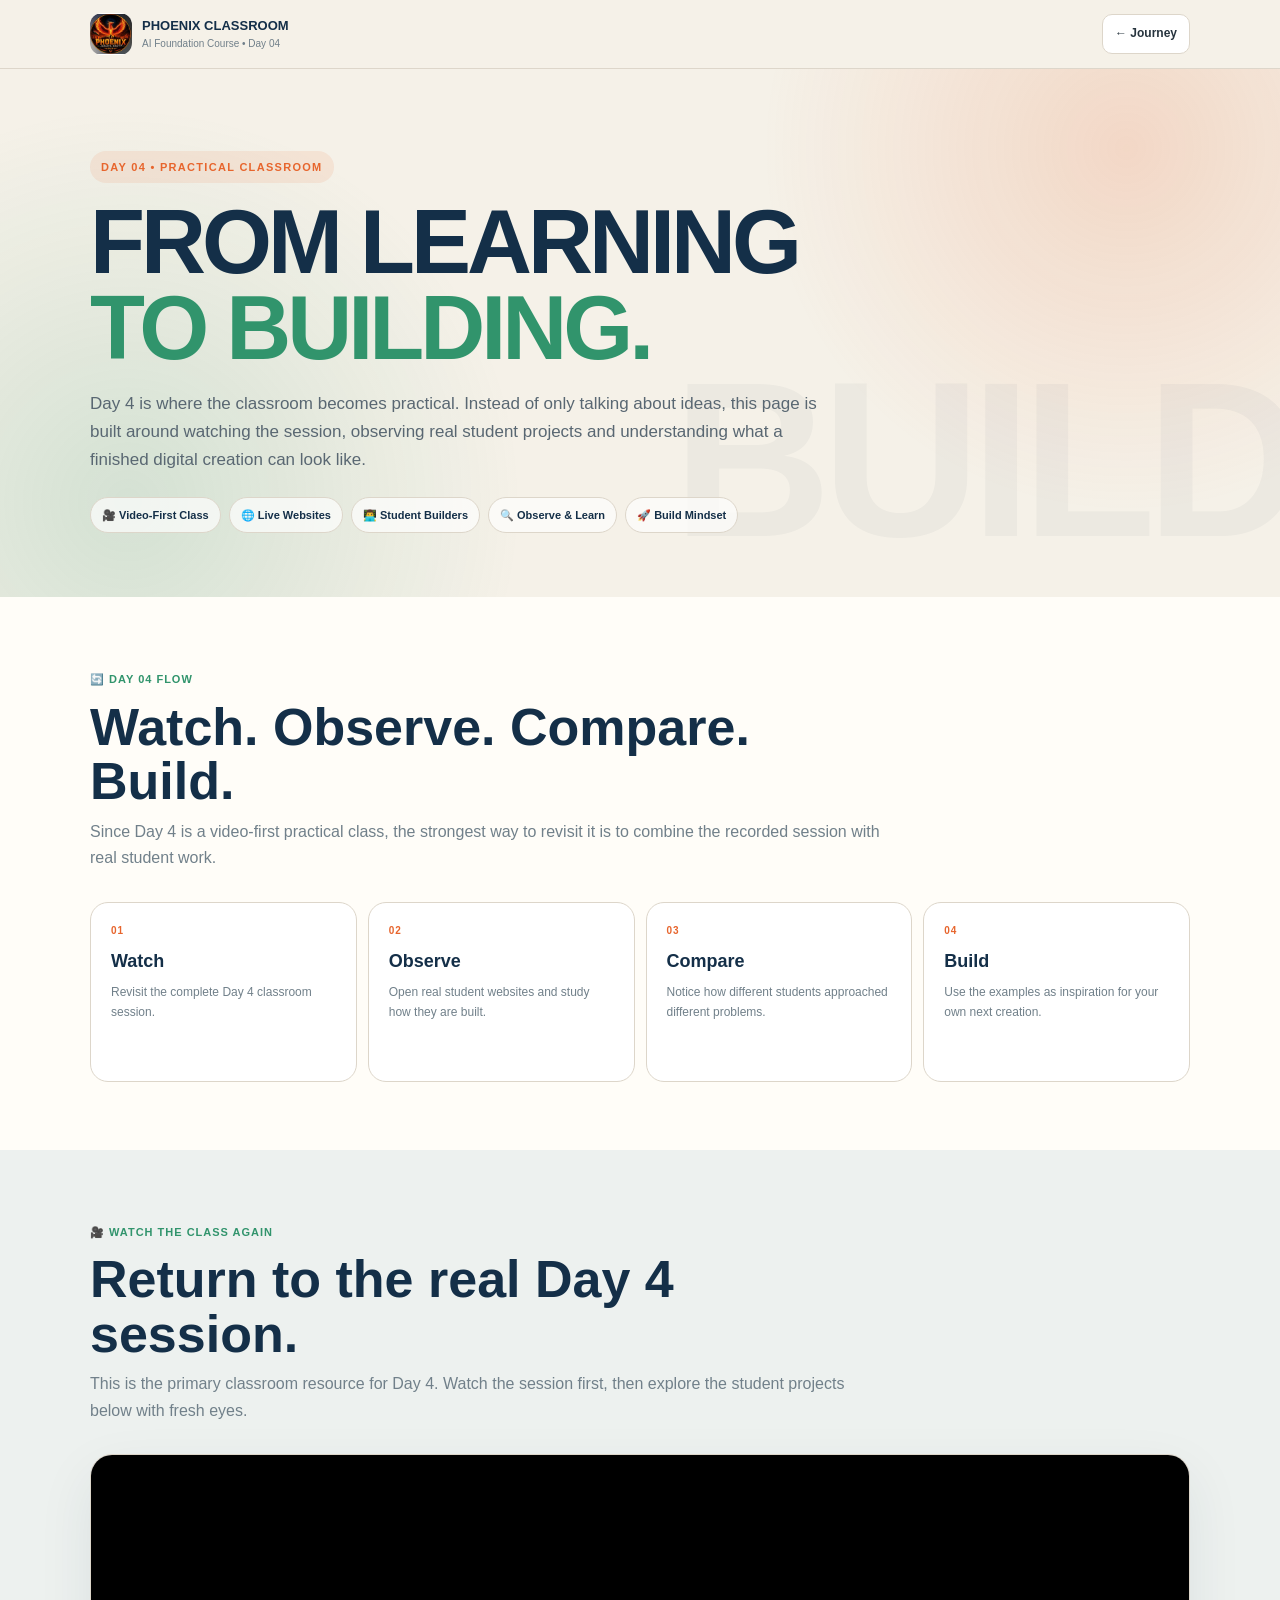
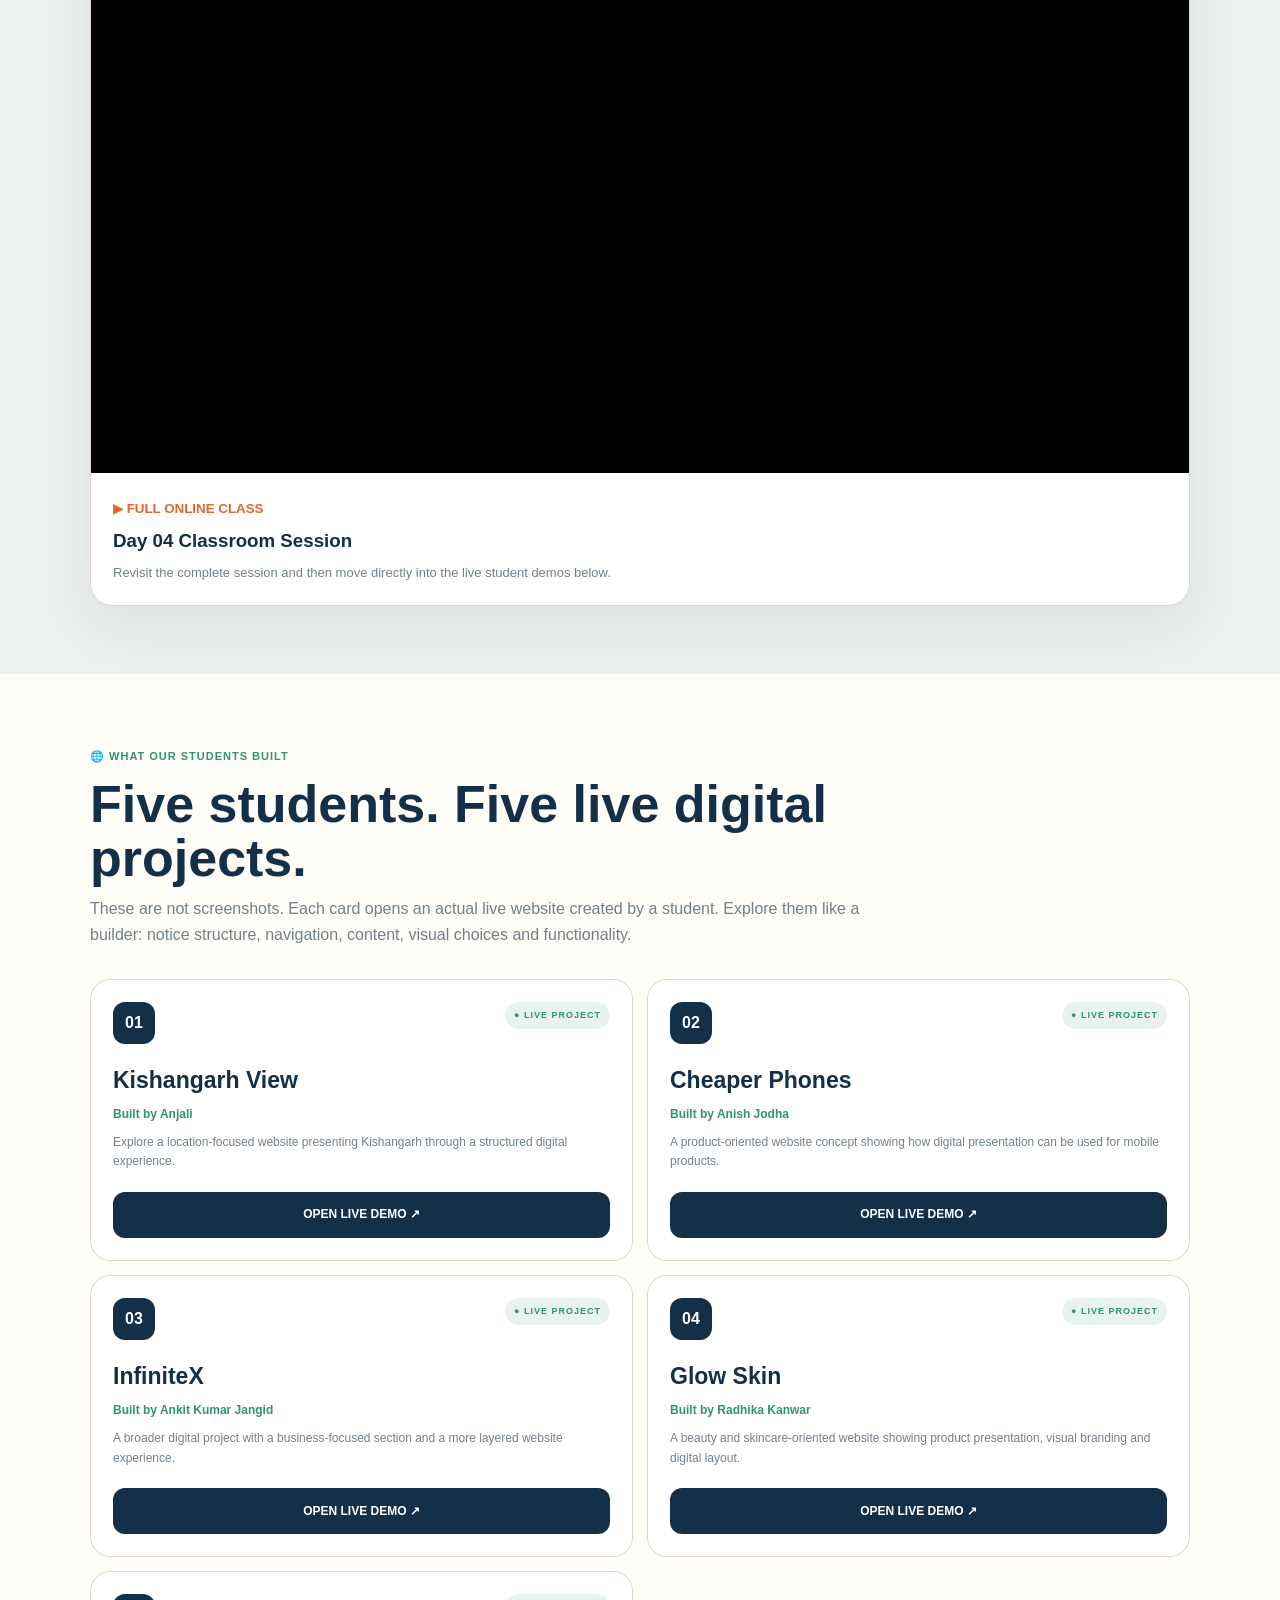
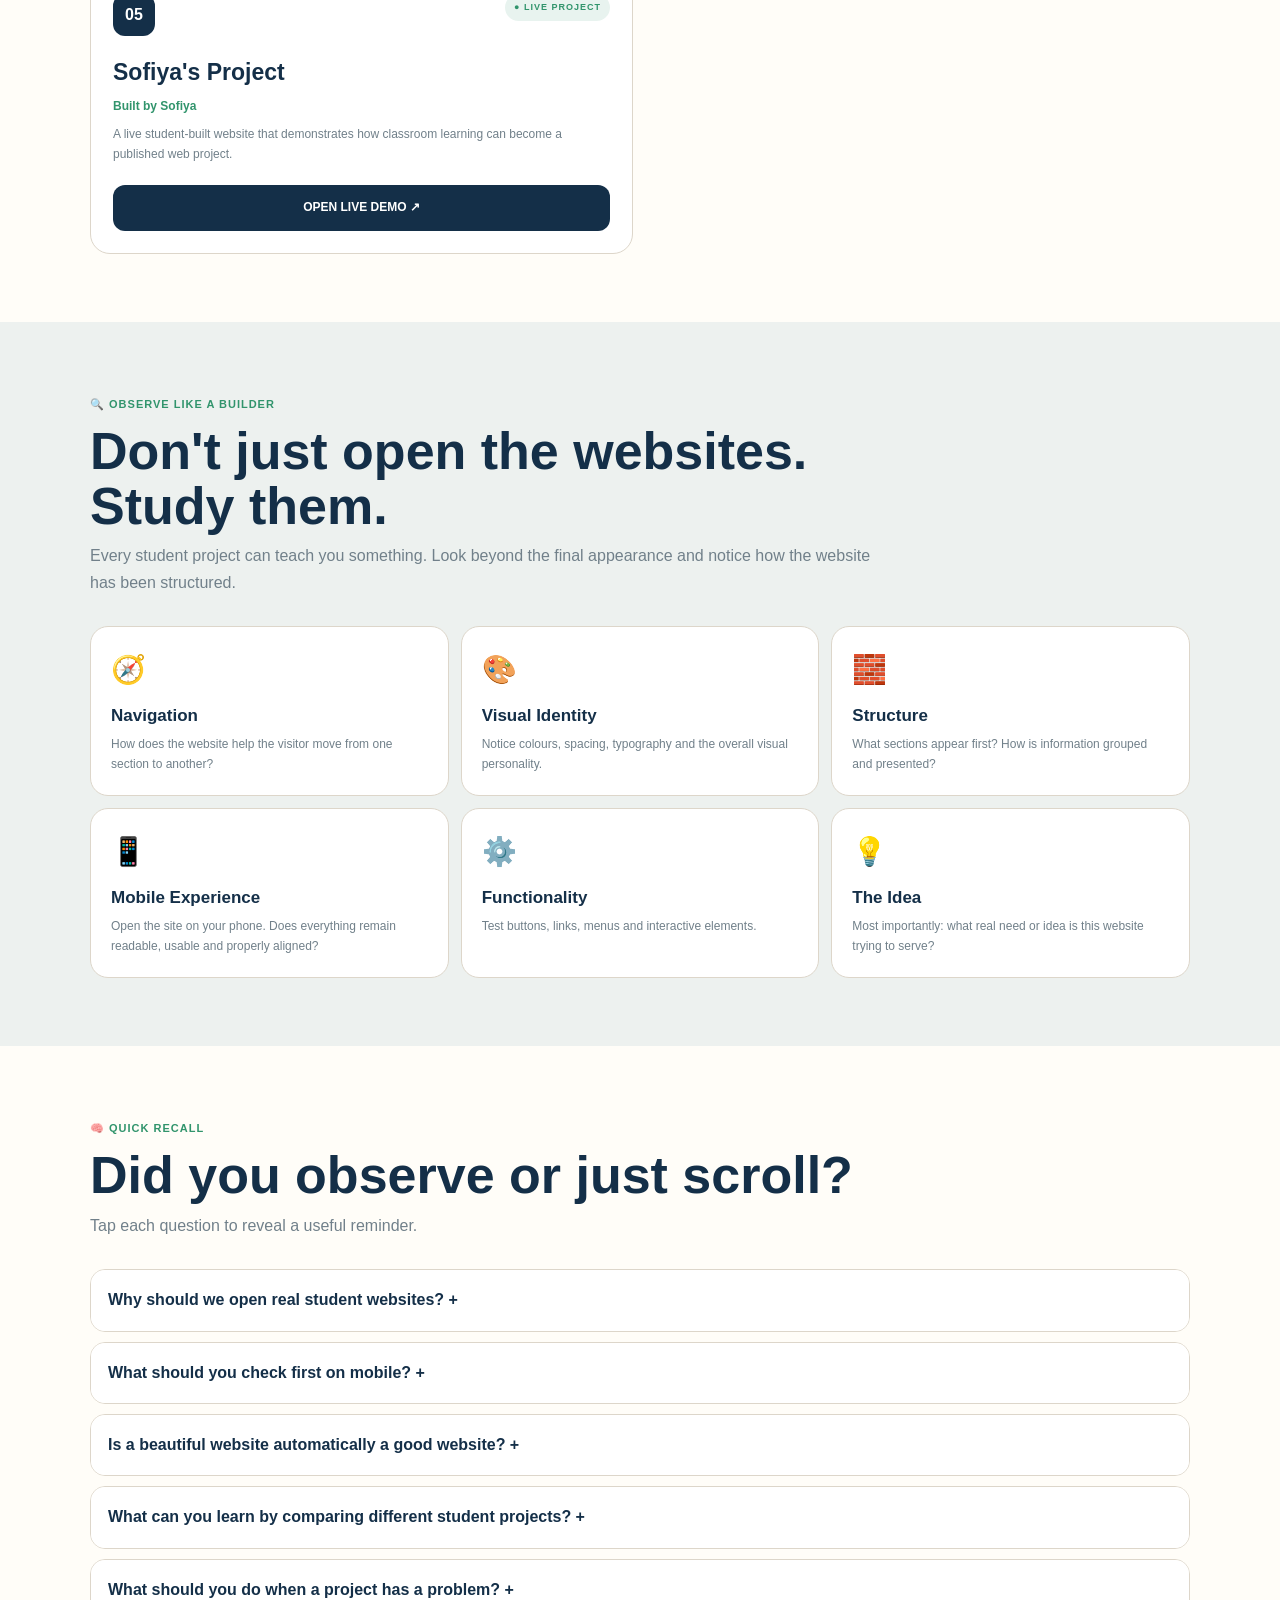
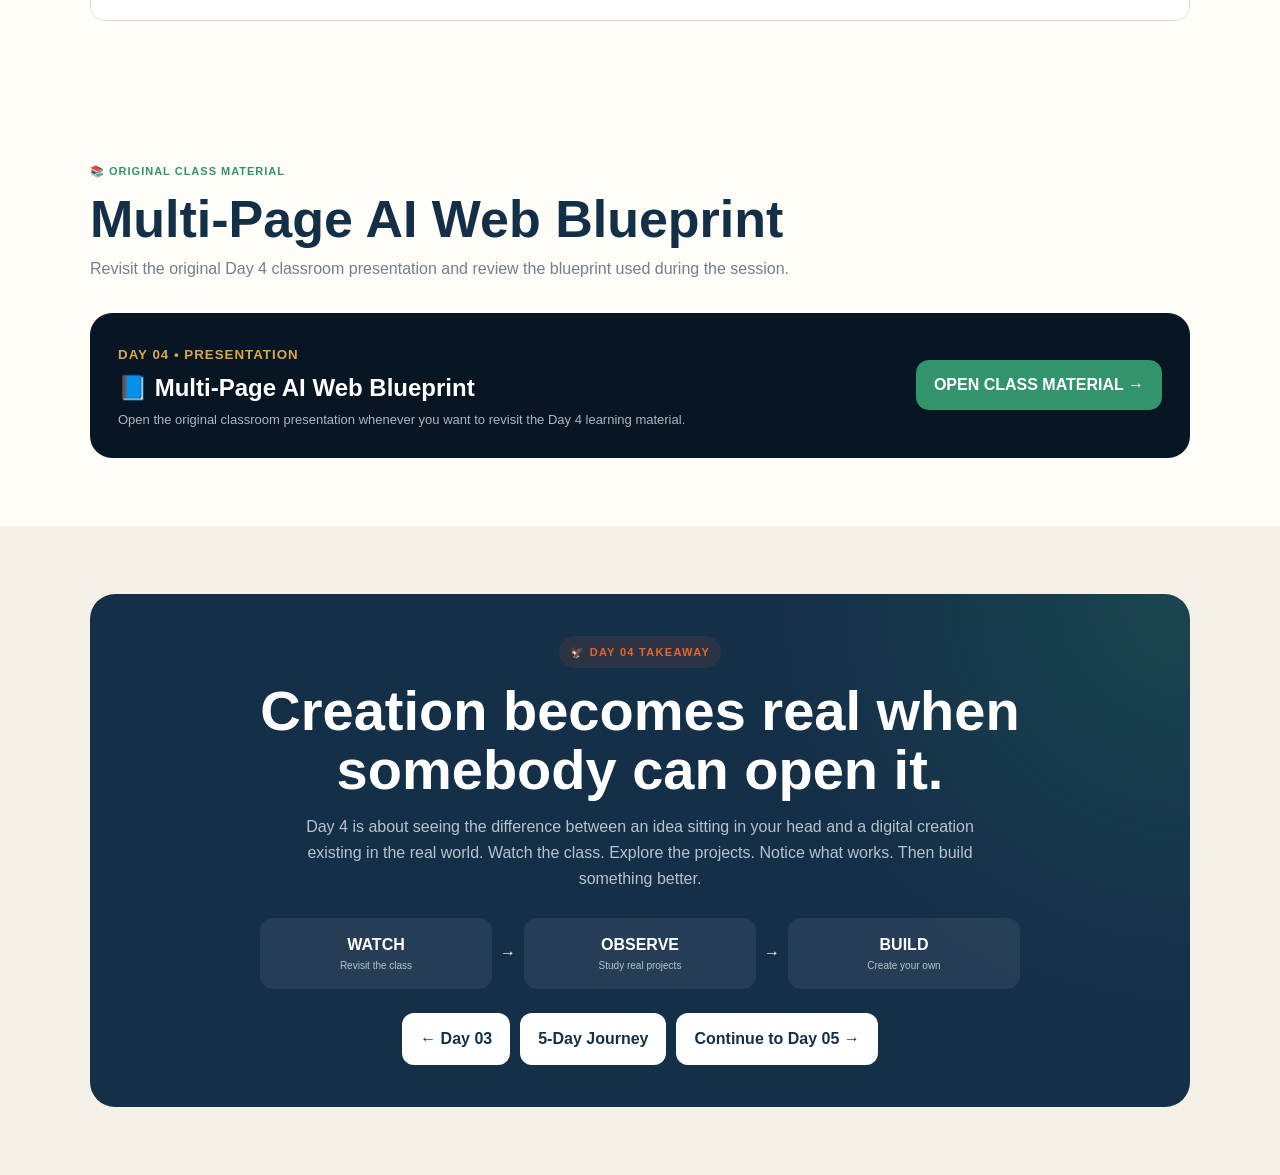
<file: class-4.html>
<!DOCTYPE html>
<html lang="en">

<head>

<meta charset="UTF-8">

<meta
  name="viewport"
  content="width=device-width, initial-scale=1.0"
>

<meta
  name="theme-color"
  content="#f5f1e8"
>

<title>
  Class 4 | From Learning to Building
</title>


<style>

:root{

  --cream:#f5f1e8;
  --paper:#fffdf8;

  --navy:#142f48;
  --blue:#587f9c;

  --orange:#e7652d;
  --green:#31946c;
  --gold:#d9a64b;

  --text:#27343e;
  --muted:#71808a;

  --line:#ddd6ca;

  --dark:#081522;
}


*{
  box-sizing:border-box;
  margin:0;
  padding:0;
}


html{
  scroll-behavior:smooth;
}


body{

  font-family:
    Arial,
    Helvetica,
    sans-serif;

  background:
    var(--cream);

  color:
    var(--text);

  line-height:1.65;

  overflow-x:hidden;
}


a{
  color:inherit;
  text-decoration:none;
}


button{
  font:inherit;
}


img{
  display:block;
  max-width:100%;
}


.container{

  width:
    min(
      1100px,
      calc(100% - 28px)
    );

  margin:auto;
}



/* =========================================
   HEADER
========================================= */

header{

  position:sticky;

  top:0;

  z-index:100;

  background:
    rgba(245,241,232,.94);

  -webkit-backdrop-filter:
    blur(14px);

  backdrop-filter:
    blur(14px);

  border-bottom:
    1px solid var(--line);
}


.nav{

  min-height:68px;

  display:flex;

  align-items:center;

  justify-content:
    space-between;

  gap:12px;
}


.brand{

  display:flex;

  align-items:center;

  gap:10px;
}


.brand img{

  width:42px;
  height:42px;

  object-fit:contain;

  border-radius:12px;

  background:#ffffff;
}


.brand strong{

  display:block;

  color:
    var(--navy);

  font-size:13px;
}


.brand span{

  display:block;

  color:
    var(--muted);

  font-size:10px;
}


.back{

  padding:
    9px 12px;

  border:
    1px solid var(--line);

  border-radius:10px;

  background:#ffffff;

  font-size:12px;

  font-weight:800;
}



/* =========================================
   HERO
========================================= */

.hero{

  position:relative;

  overflow:hidden;

  padding:
    82px 0 64px;

  background:

    radial-gradient(
      circle at 88% 15%,
      rgba(231,101,45,.18),
      transparent 30%
    ),

    radial-gradient(
      circle at 10% 82%,
      rgba(49,148,108,.17),
      transparent 32%
    ),

    var(--cream);
}


.hero::after{

  content:"BUILD";

  position:absolute;

  right:-15px;

  bottom:-45px;

  color:
    rgba(20,47,72,.04);

  font-size:
    clamp(
      100px,
      20vw,
      220px
    );

  font-weight:900;

  letter-spacing:-10px;

  pointer-events:none;
}


.kicker{

  position:relative;

  z-index:2;

  display:inline-block;

  padding:
    7px 11px;

  border-radius:50px;

  background:
    rgba(231,101,45,.10);

  color:
    var(--orange);

  font-size:11px;

  font-weight:900;

  letter-spacing:1.3px;
}


.hero h1{

  position:relative;

  z-index:2;

  max-width:900px;

  margin:
    17px 0 19px;

  color:
    var(--navy);

  font-size:
    clamp(
      44px,
      9vw,
      90px
    );

  line-height:.95;

  letter-spacing:-4px;
}


.hero h1 span{

  color:
    var(--green);
}


.hero p{

  position:relative;

  z-index:2;

  max-width:730px;

  color:#596772;

  font-size:17px;
}


.hero-meta{

  position:relative;

  z-index:2;

  display:flex;

  flex-wrap:wrap;

  gap:8px;

  margin-top:23px;
}


.meta{

  padding:
    8px 11px;

  border:
    1px solid var(--line);

  border-radius:50px;

  background:
    rgba(255,255,255,.68);

  color:
    var(--navy);

  font-size:11px;

  font-weight:800;
}



/* =========================================
   GENERAL SECTIONS
========================================= */

.section{

  padding:
    68px 0;
}


.white{

  background:
    var(--paper);
}


.soft{

  background:
    #edf1ef;
}


.dark-section{

  background:
    var(--dark);

  color:#ffffff;
}


.heading{

  max-width:790px;

  margin-bottom:30px;
}


.heading small{

  color:
    var(--green);

  font-size:11px;

  font-weight:900;

  letter-spacing:1px;
}


.heading h2{

  color:
    var(--navy);

  font-size:
    clamp(
      30px,
      6vw,
      52px
    );

  line-height:1.05;

  margin:
    8px 0 10px;
}


.dark-section .heading h2{

  color:#ffffff;
}


.heading p{

  color:
    var(--muted);
}


.dark-section .heading p{

  color:#aab6c1;
}



/* =========================================
   CLASS JOURNEY
========================================= */

.journey-grid{

  display:grid;

  grid-template-columns:
    repeat(4,1fr);

  gap:11px;
}


.journey-card{

  min-height:180px;

  padding:20px;

  border-radius:18px;

  border:
    1px solid var(--line);

  background:#ffffff;
}


.journey-card small{

  display:block;

  color:
    var(--orange);

  font-size:10px;

  font-weight:900;

  letter-spacing:1px;
}


.journey-card h3{

  margin:
    8px 0 6px;

  color:
    var(--navy);

  font-size:18px;
}


.journey-card p{

  color:
    var(--muted);

  font-size:12px;
}



/* =========================================
   VIDEO
========================================= */

.video-shell{

  overflow:hidden;

  border-radius:22px;

  background:#ffffff;

  border:
    1px solid var(--line);

  box-shadow:
    0 20px 55px
    rgba(20,47,72,.08);
}


.video-frame{

  width:100%;

  aspect-ratio:
    16 / 9;

  background:#000000;
}


.video-frame iframe{

  width:100%;
  height:100%;

  border:0;

  display:block;
}


.video-info{

  padding:22px;
}


.video-info small{

  color:
    var(--orange);

  font-weight:900;
}


.video-info h3{

  color:
    var(--navy);

  margin:
    5px 0;
}


.video-info p{

  color:
    var(--muted);

  font-size:13px;
}



/* =========================================
   DEMO GALLERY
========================================= */

.demo-grid{

  display:grid;

  grid-template-columns:
    repeat(2,1fr);

  gap:14px;
}


.demo-card{

  position:relative;

  overflow:hidden;

  min-height:245px;

  padding:22px;

  display:flex;

  flex-direction:column;

  justify-content:
    space-between;

  border-radius:20px;

  border:
    1px solid var(--line);

  background:#ffffff;

  transition:
    transform .2s ease,
    box-shadow .2s ease;
}


.demo-card:hover{

  transform:
    translateY(-4px);

  box-shadow:
    0 18px 45px
    rgba(20,47,72,.09);
}


.demo-top{

  display:flex;

  justify-content:
    space-between;

  align-items:flex-start;

  gap:10px;
}


.demo-number{

  width:42px;
  height:42px;

  display:grid;

  place-items:center;

  border-radius:12px;

  background:
    var(--navy);

  color:#ffffff;

  font-weight:900;
}


.live-badge{

  padding:
    6px 9px;

  border-radius:50px;

  background:
    rgba(49,148,108,.11);

  color:
    var(--green);

  font-size:9px;

  font-weight:900;

  letter-spacing:1px;
}


.demo-card h3{

  color:
    var(--navy);

  font-size:23px;

  margin:
    18px 0 5px;
}


.student-name{

  color:
    var(--green);

  font-size:12px;

  font-weight:900;
}


.demo-card p{

  margin-top:8px;

  color:
    var(--muted);

  font-size:12px;
}


.demo-btn{

  display:inline-flex;

  align-items:center;

  justify-content:center;

  min-height:46px;

  margin-top:20px;

  padding:
    11px 15px;

  border-radius:12px;

  background:
    var(--navy);

  color:#ffffff;

  font-size:12px;

  font-weight:900;
}



/* =========================================
   OBSERVE THE DEMOS
========================================= */

.observe-grid{

  display:grid;

  grid-template-columns:
    repeat(3,1fr);

  gap:12px;
}


.observe-card{

  padding:20px;

  border-radius:18px;

  background:#ffffff;

  border:
    1px solid var(--line);
}


.observe-icon{

  font-size:28px;

  margin-bottom:9px;
}


.observe-card h3{

  color:
    var(--navy);

  font-size:17px;
}


.observe-card p{

  color:
    var(--muted);

  font-size:12px;

  margin-top:5px;
}



/* =========================================
   QUICK RECALL
========================================= */

.recall-grid{

  display:grid;

  gap:10px;
}


.recall{

  overflow:hidden;

  border:
    1px solid var(--line);

  border-radius:15px;

  background:#ffffff;
}


.recall button{

  width:100%;

  padding:17px;

  border:0;

  background:#ffffff;

  text-align:left;

  color:
    var(--navy);

  font-weight:900;

  cursor:pointer;
}


.answer{

  display:none;

  padding:
    0 17px 17px;

  color:
    var(--muted);

  font-size:13px;
}


.recall.open .answer{

  display:block;
}



/* =========================================
   FINAL TAKEAWAY
========================================= */

.takeaway{

  padding:
    42px 25px;

  border-radius:25px;

  text-align:center;

  background:

    radial-gradient(
      circle at top right,
      rgba(49,148,108,.22),
      transparent 35%
    ),

    var(--navy);

  color:#ffffff;
}


.takeaway h2{

  margin-top:14px;

  font-size:
    clamp(
      32px,
      7vw,
      56px
    );

  line-height:1.05;
}


.takeaway p{

  max-width:700px;

  margin:
    14px auto;

  color:#b8c3cc;
}


.takeaway-flow{

  max-width:760px;

  margin:
    25px auto 0;

  display:grid;

  grid-template-columns:
    1fr auto 1fr auto 1fr;

  gap:8px;

  align-items:center;
}


.takeaway-flow div{

  padding:14px;

  border-radius:13px;

  background:
    rgba(255,255,255,.07);
}


.takeaway-flow strong{

  display:block;
}


.takeaway-flow span{

  display:block;

  color:#b8c3cc;

  font-size:10px;
}


.next-row{

  display:flex;

  justify-content:center;

  flex-wrap:wrap;

  gap:10px;

  margin-top:24px;
}


.next{

  padding:
    13px 18px;

  border-radius:12px;

  border:0;

  background:#ffffff;

  color:
    var(--navy);

  font-weight:900;

  cursor:pointer;
}



/* =========================================
   MOBILE
========================================= */

@media(max-width:760px){

  .hero{

    padding:
      55px 0 44px;
  }


  .hero h1{

    letter-spacing:-2px;
  }


  .journey-grid,
  .demo-grid,
  .observe-grid{

    grid-template-columns:1fr;
  }


  .takeaway-flow{

    grid-template-columns:1fr;
  }


  .takeaway-flow > strong{

    transform:
      rotate(90deg);
  }

}


@media(max-width:520px){

  .section{

    padding:
      52px 0;
  }


  .brand span{

    display:none;
  }


  .demo-card{

    min-height:220px;
  }

}


</style>

</head>

<!-- ===== END CLASS-4 CHUNK 1 ===== -->
<!-- ===== START CLASS-4 CHUNK 2 ===== -->

<body>


<!-- =========================================
     HEADER
========================================= -->

<header>

  <div class="container nav">

    <a
      href="index.html"
      class="brand"
    >

      <img
        src="images/logo.jpg"
        alt="Phoenix Logo"
      >

      <div>

        <strong>
          PHOENIX CLASSROOM
        </strong>

        <span>
          AI Foundation Course • Day 04
        </span>

      </div>

    </a>


    <a
      href="index.html#journey"
      class="back"
    >
      ← Journey
    </a>

  </div>

</header>



<main>


<!-- =========================================
     HERO
========================================= -->

<section class="hero">

  <div class="container">

    <span class="kicker">
      DAY 04 • PRACTICAL CLASSROOM
    </span>


    <h1>

      FROM LEARNING<br>

      <span>
        TO BUILDING.
      </span>

    </h1>


    <p>
      Day 4 is where the classroom becomes practical.

      Instead of only talking about ideas,
      this page is built around watching the session,
      observing real student projects and understanding
      what a finished digital creation can look like.
    </p>


    <div class="hero-meta">

      <span class="meta">
        🎥 Video-First Class
      </span>

      <span class="meta">
        🌐 Live Websites
      </span>

      <span class="meta">
        👨‍💻 Student Builders
      </span>

      <span class="meta">
        🔍 Observe & Learn
      </span>

      <span class="meta">
        🚀 Build Mindset
      </span>

    </div>

  </div>

</section>



<!-- =========================================
     CLASS JOURNEY
========================================= -->

<section class="section white">

  <div class="container">

    <div class="heading">

      <small>
        🔄 DAY 04 FLOW
      </small>

      <h2>
        Watch.
        Observe.
        Compare.
        Build.
      </h2>

      <p>
        Since Day 4 is a video-first practical class,
        the strongest way to revisit it is to combine
        the recorded session with real student work.
      </p>

    </div>


    <div class="journey-grid">


      <article class="journey-card">

        <small>
          01
        </small>

        <h3>
          Watch
        </h3>

        <p>
          Revisit the complete Day 4
          classroom session.
        </p>

      </article>


      <article class="journey-card">

        <small>
          02
        </small>

        <h3>
          Observe
        </h3>

        <p>
          Open real student websites
          and study how they are built.
        </p>

      </article>


      <article class="journey-card">

        <small>
          03
        </small>

        <h3>
          Compare
        </h3>

        <p>
          Notice how different students
          approached different problems.
        </p>

      </article>


      <article class="journey-card">

        <small>
          04
        </small>

        <h3>
          Build
        </h3>

        <p>
          Use the examples as inspiration
          for your own next creation.
        </p>

      </article>


    </div>

  </div>

</section>



<!-- =========================================
     FULL DAY 4 CLASS
========================================= -->

<section class="section soft">

  <div class="container">

    <div class="heading">

      <small>
        🎥 WATCH THE CLASS AGAIN
      </small>

      <h2>
        Return to the real Day 4 session.
      </h2>

      <p>
        This is the primary classroom resource for Day 4.
        Watch the session first, then explore the student
        projects below with fresh eyes.
      </p>

    </div>


    <div class="video-shell">

      <div class="video-frame">

        <iframe
          src="https://www.youtube.com/embed/VY3tRleXlK8"
          title="Day 4 Full Online Class"
          loading="lazy"
          allow="
            accelerometer;
            autoplay;
            clipboard-write;
            encrypted-media;
            gyroscope;
            picture-in-picture;
            web-share
          "
          allowfullscreen>
        </iframe>

      </div>


      <div class="video-info">

        <small>
          ▶ FULL ONLINE CLASS
        </small>

        <h3>
          Day 04 Classroom Session
        </h3>

        <p>
          Revisit the complete session and then move
          directly into the live student demos below.
        </p>

      </div>

    </div>

  </div>

</section>



<!-- =========================================
     STUDENT DEMOS
========================================= -->

<section class="section white">

  <div class="container">

    <div class="heading">

      <small>
        🌐 WHAT OUR STUDENTS BUILT
      </small>

      <h2>
        Five students.
        Five live digital projects.
      </h2>

      <p>
        These are not screenshots.

        Each card opens an actual live website created
        by a student. Explore them like a builder:
        notice structure, navigation, content,
        visual choices and functionality.
      </p>

    </div>


    <div class="demo-grid">


      <!-- =====================================
           DEMO 1 — ANJALI
      ====================================== -->

      <article class="demo-card">

        <div>

          <div class="demo-top">

            <div class="demo-number">
              01
            </div>

            <span class="live-badge">
              ● LIVE PROJECT
            </span>

          </div>


          <h3>
            Kishangarh View
          </h3>

          <div class="student-name">
            Built by Anjali
          </div>

          <p>
            Explore a location-focused website
            presenting Kishangarh through a
            structured digital experience.
          </p>

        </div>


        <a
          href="https://anjalijayalwal.github.io/Kishangarhview23.github.io/"
          target="_blank"
          rel="noopener"
          class="demo-btn"
        >
          OPEN LIVE DEMO ↗
        </a>

      </article>



      <!-- =====================================
           DEMO 2 — ANISH JODHA
      ====================================== -->

      <article class="demo-card">

        <div>

          <div class="demo-top">

            <div class="demo-number">
              02
            </div>

            <span class="live-badge">
              ● LIVE PROJECT
            </span>

          </div>


          <h3>
            Cheaper Phones
          </h3>

          <div class="student-name">
            Built by Anish Jodha
          </div>

          <p>
            A product-oriented website concept
            showing how digital presentation
            can be used for mobile products.
          </p>

        </div>


        <a
          href="https://anishits.github.io/cheaperphones/"
          target="_blank"
          rel="noopener"
          class="demo-btn"
        >
          OPEN LIVE DEMO ↗
        </a>

      </article>



      <!-- =====================================
           DEMO 3 — ANKIT KUMAR JANGID
      ====================================== -->

      <article class="demo-card">

        <div>

          <div class="demo-top">

            <div class="demo-number">
              03
            </div>

            <span class="live-badge">
              ● LIVE PROJECT
            </span>

          </div>


          <h3>
            InfiniteX
          </h3>

          <div class="student-name">
            Built by Ankit Kumar Jangid
          </div>

          <p>
            A broader digital project with
            a business-focused section and
            a more layered website experience.
          </p>

        </div>


        <a
          href="https://infinitexankit.github.io/#business"
          target="_blank"
          rel="noopener"
          class="demo-btn"
        >
          OPEN LIVE DEMO ↗
        </a>

      </article>



      <!-- =====================================
           DEMO 4 — RADHIKA KANWAR
      ====================================== -->

      <article class="demo-card">

        <div>

          <div class="demo-top">

            <div class="demo-number">
              04
            </div>

            <span class="live-badge">
              ● LIVE PROJECT
            </span>

          </div>


          <h3>
            Glow Skin
          </h3>

          <div class="student-name">
            Built by Radhika Kanwar
          </div>

          <p>
            A beauty and skincare-oriented
            website showing product presentation,
            visual branding and digital layout.
          </p>

        </div>


        <a
          href="https://kanwarchandu663.github.io/glowskin-/"
          target="_blank"
          rel="noopener"
          class="demo-btn"
        >
          OPEN LIVE DEMO ↗
        </a>

      </article>



      <!-- =====================================
           DEMO 5 — SOFIYA
      ====================================== -->

      <article class="demo-card">

        <div>

          <div class="demo-top">

            <div class="demo-number">
              05
            </div>

            <span class="live-badge">
              ● LIVE PROJECT
            </span>

          </div>


          <h3>
            Sofiya's Project
          </h3>

          <div class="student-name">
            Built by Sofiya
          </div>

          <p>
            A live student-built website that
            demonstrates how classroom learning
            can become a published web project.
          </p>

        </div>


        <a
          href="https://sofiya07x.github.io"
          target="_blank"
          rel="noopener"
          class="demo-btn"
        >
          OPEN LIVE DEMO ↗
        </a>

      </article>


    </div>

  </div>

</section>


<!-- ===== END CLASS-4 CHUNK 2 ===== -->
  <!-- ===== START CLASS-4 CHUNK 3 ===== -->


<!-- =========================================
     WHAT TO OBSERVE
========================================= -->

<section class="section soft">

  <div class="container">

    <div class="heading">

      <small>
        🔍 OBSERVE LIKE A BUILDER
      </small>

      <h2>
        Don't just open the websites.
        Study them.
      </h2>

      <p>
        Every student project can teach you something.
        Look beyond the final appearance and notice
        how the website has been structured.
      </p>

    </div>


    <div class="observe-grid">


      <article class="observe-card">

        <div class="observe-icon">
          🧭
        </div>

        <h3>
          Navigation
        </h3>

        <p>
          How does the website help the visitor
          move from one section to another?
        </p>

      </article>


      <article class="observe-card">

        <div class="observe-icon">
          🎨
        </div>

        <h3>
          Visual Identity
        </h3>

        <p>
          Notice colours, spacing,
          typography and the overall
          visual personality.
        </p>

      </article>


      <article class="observe-card">

        <div class="observe-icon">
          🧱
        </div>

        <h3>
          Structure
        </h3>

        <p>
          What sections appear first?
          How is information grouped
          and presented?
        </p>

      </article>


      <article class="observe-card">

        <div class="observe-icon">
          📱
        </div>

        <h3>
          Mobile Experience
        </h3>

        <p>
          Open the site on your phone.
          Does everything remain readable,
          usable and properly aligned?
        </p>

      </article>


      <article class="observe-card">

        <div class="observe-icon">
          ⚙️
        </div>

        <h3>
          Functionality
        </h3>

        <p>
          Test buttons, links,
          menus and interactive
          elements.
        </p>

      </article>


      <article class="observe-card">

        <div class="observe-icon">
          💡
        </div>

        <h3>
          The Idea
        </h3>

        <p>
          Most importantly:
          what real need or idea
          is this website trying to serve?
        </p>

      </article>


    </div>

  </div>

</section>



<!-- =========================================
     QUICK RECALL
========================================= -->

<section class="section white">

  <div class="container">

    <div class="heading">

      <small>
        🧠 QUICK RECALL
      </small>

      <h2>
        Did you observe
        or just scroll?
      </h2>

      <p>
        Tap each question to reveal
        a useful reminder.
      </p>

    </div>


    <div class="recall-grid">


      <div class="recall">

        <button type="button">
          Why should we open real student websites? +
        </button>

        <div class="answer">
          Because a live website lets you observe
          structure, navigation, visual design,
          responsiveness and functionality
          in a real working project.
        </div>

      </div>


      <div class="recall">

        <button type="button">
          What should you check first on mobile? +
        </button>

        <div class="answer">
          Check whether text is readable,
          buttons are easy to tap,
          sections fit the screen
          and nothing is cut or overflowing.
        </div>

      </div>


      <div class="recall">

        <button type="button">
          Is a beautiful website automatically a good website? +
        </button>

        <div class="answer">
          Not necessarily.
          A useful website should also be clear,
          functional and appropriate for
          the audience it serves.
        </div>

      </div>


      <div class="recall">

        <button type="button">
          What can you learn by comparing different student projects? +
        </button>

        <div class="answer">
          You can see how the same tools
          can be used for very different
          ideas, audiences and digital experiences.
        </div>

      </div>


      <div class="recall">

        <button type="button">
          What should you do when a project has a problem? +
        </button>

        <div class="answer">
          Identify the specific issue,
          describe it clearly,
          improve the code or instruction,
          test again and repeat.
        </div>

      </div>


    </div>

  </div>

</section>


<!-- =========================================
     ORIGINAL CLASS MATERIAL
========================================= -->

<section class="section white">

  <div class="container">

    <div class="heading">

      <small>
        📚 ORIGINAL CLASS MATERIAL
      </small>

      <h2>
        Multi-Page AI Web Blueprint
      </h2>

      <p>
        Revisit the original Day 4 classroom presentation
        and review the blueprint used during the session.
      </p>

    </div>


    <div
      style="
        padding:28px;
        border-radius:22px;
        background:#081522;
        color:white;
        display:flex;
        align-items:center;
        justify-content:space-between;
        gap:20px;
        flex-wrap:wrap;
      "
    >

      <div style="flex:1;min-width:220px;">

        <small
          style="
            color:#d9a64b;
            font-weight:900;
            letter-spacing:1px;
          "
        >
          DAY 04 • PRESENTATION
        </small>

        <h2
          style="
            margin:7px 0;
            line-height:1.15;
          "
        >
          📘 Multi-Page AI Web Blueprint
        </h2>

        <p
          style="
            color:#aab6c1;
            font-size:13px;
          "
        >
          Open the original classroom presentation
          whenever you want to revisit the Day 4
          learning material.
        </p>

      </div>


      <a
        href="materials/Multi-Page%20AI%20Web%20Blueprint.pptx"
        target="_blank"
        rel="noopener"
        style="
          display:inline-flex;
          align-items:center;
          justify-content:center;
          min-height:50px;
          padding:12px 18px;
          border-radius:13px;
          background:#31946c;
          color:white;
          font-weight:900;
          text-decoration:none;
          white-space:nowrap;
        "
      >
        OPEN CLASS MATERIAL →
      </a>

    </div>

  </div>

</section>
<!-- =========================================
     DAY 4 FINAL TAKEAWAY
========================================= -->

<section class="section">

  <div class="container">

    <div class="takeaway">

      <span class="kicker">
        🦅 DAY 04 TAKEAWAY
      </span>


      <h2>
        Creation becomes real
        when somebody can open it.
      </h2>


      <p>
        Day 4 is about seeing the difference
        between an idea sitting in your head
        and a digital creation existing
        in the real world.

        Watch the class.
        Explore the projects.
        Notice what works.
        Then build something better.
      </p>



      <div class="takeaway-flow">


        <div>

          <strong>
            WATCH
          </strong>

          <span>
            Revisit the class
          </span>

        </div>


        <strong>
          →
        </strong>


        <div>

          <strong>
            OBSERVE
          </strong>

          <span>
            Study real projects
          </span>

        </div>


        <strong>
          →
        </strong>


        <div>

          <strong>
            BUILD
          </strong>

          <span>
            Create your own
          </span>

        </div>


      </div>



      <div class="next-row">


        <a
          href="class-3.html"
          class="next"
        >
          ← Day 03
        </a>


        <a
          href="index.html#journey"
          class="next"
        >
          5-Day Journey
        </a>


        <button
          type="button"
          class="next"
          id="nextClassBtn"
        >
          Continue to Day 05 →
        </button>


      </div>


    </div>

  </div>

</section>


</main>



<!-- =========================================
     JAVASCRIPT
========================================= -->

<script>


/* =========================================
   QUICK RECALL
========================================= */

document
.querySelectorAll(
  ".recall button"
)
.forEach(
  function(button){


    button.addEventListener(
      "click",
      function(){


        const card =
          button.parentElement;


        const wasOpen =
          card.classList
          .contains(
            "open"
          );


        card.classList
        .toggle(
          "open"
        );


        const cleanText =
          button
          .textContent
          .replace(
            /[+−]\s*$/,
            ""
          )
          .trim();


        button.textContent =
          cleanText
          +
          (
            wasOpen
            ? " +"
            : " −"
          );


      }
    );


  }
);



/* =========================================
   DAY 05 PLACEHOLDER
========================================= */

const nextClassBtn =
  document.getElementById(
    "nextClassBtn"
  );


if(nextClassBtn){

  nextClassBtn.addEventListener(
    "click",
    function(){


      const goBack =
        confirm(
          "Day 05 Digital Classroom will be connected after its final learning resources are added. Return to the 5-Day Journey for now?"
        );


      if(goBack){

        window.location.href =
          "index.html#journey";

      }


    }
  );

}


</script>


</body>

</html>

<!-- ===== END CLASS-4 CHUNK 3 ===== -->
</file>
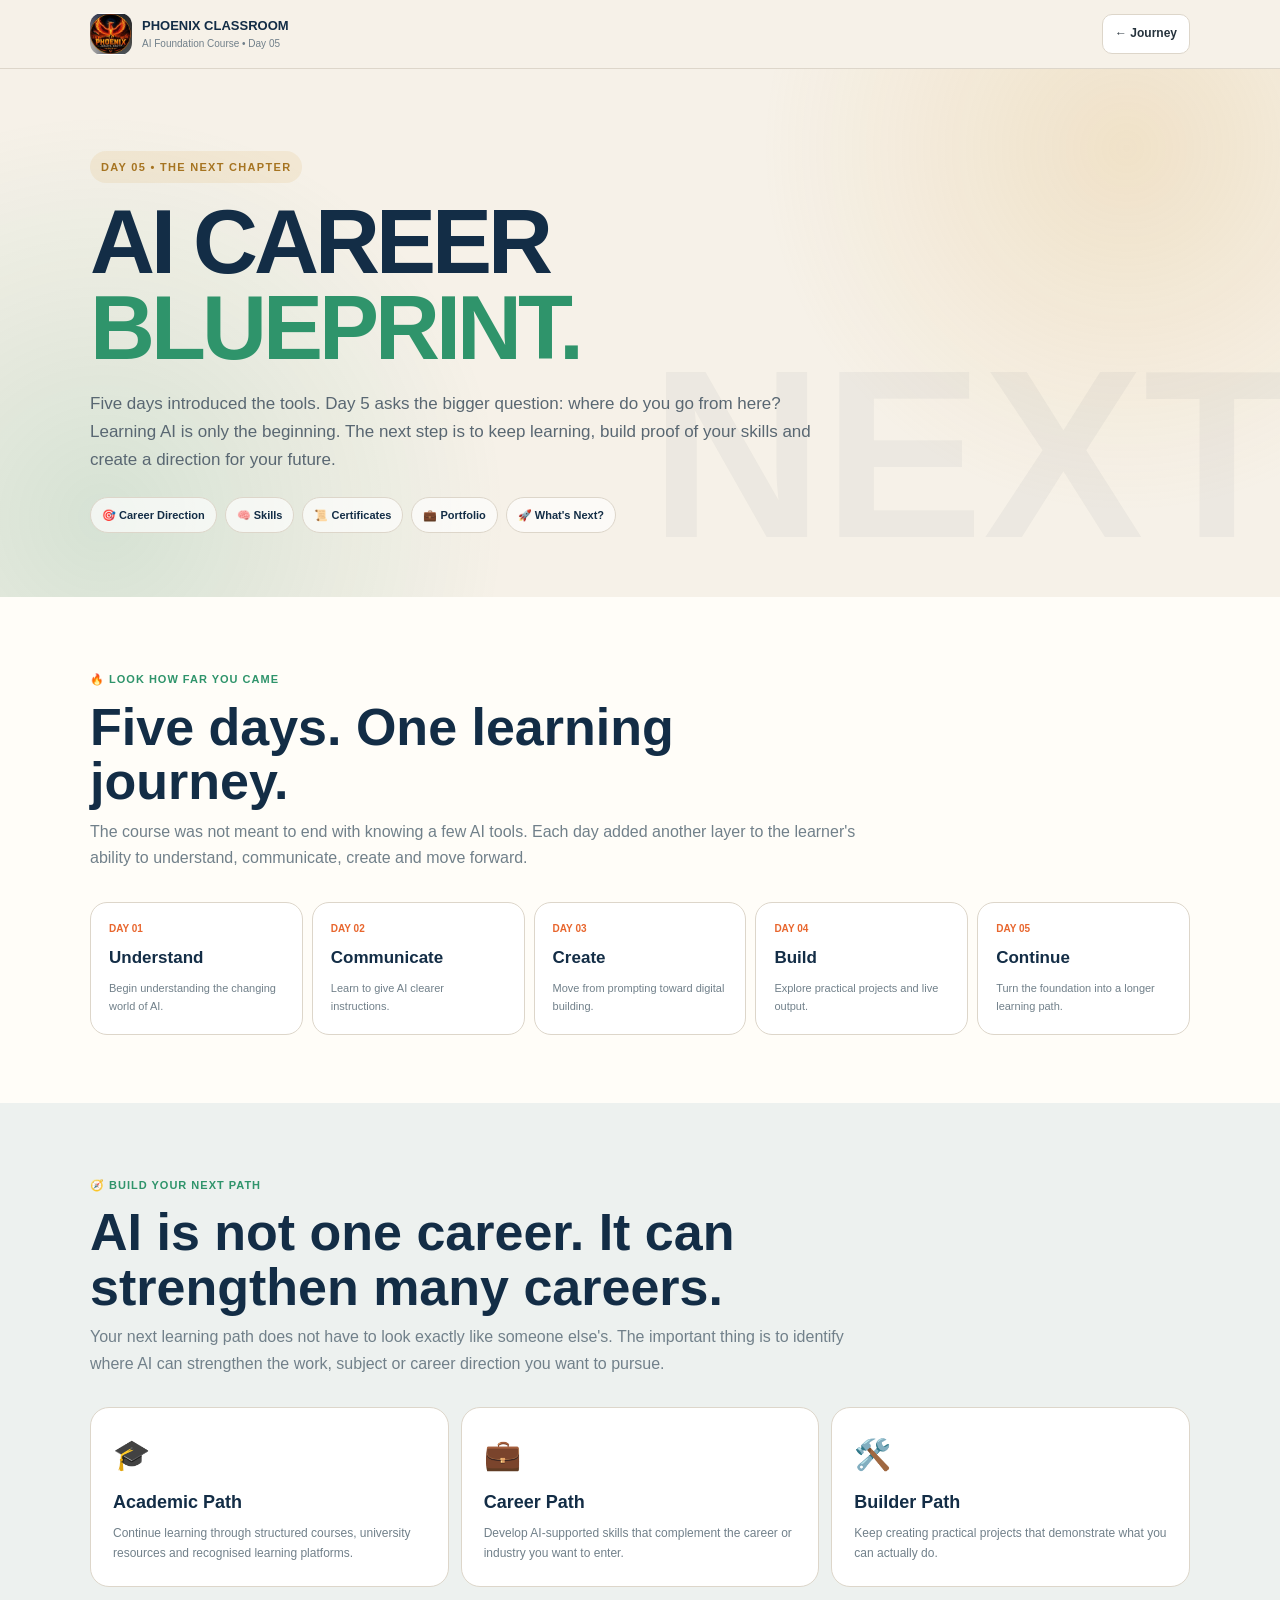
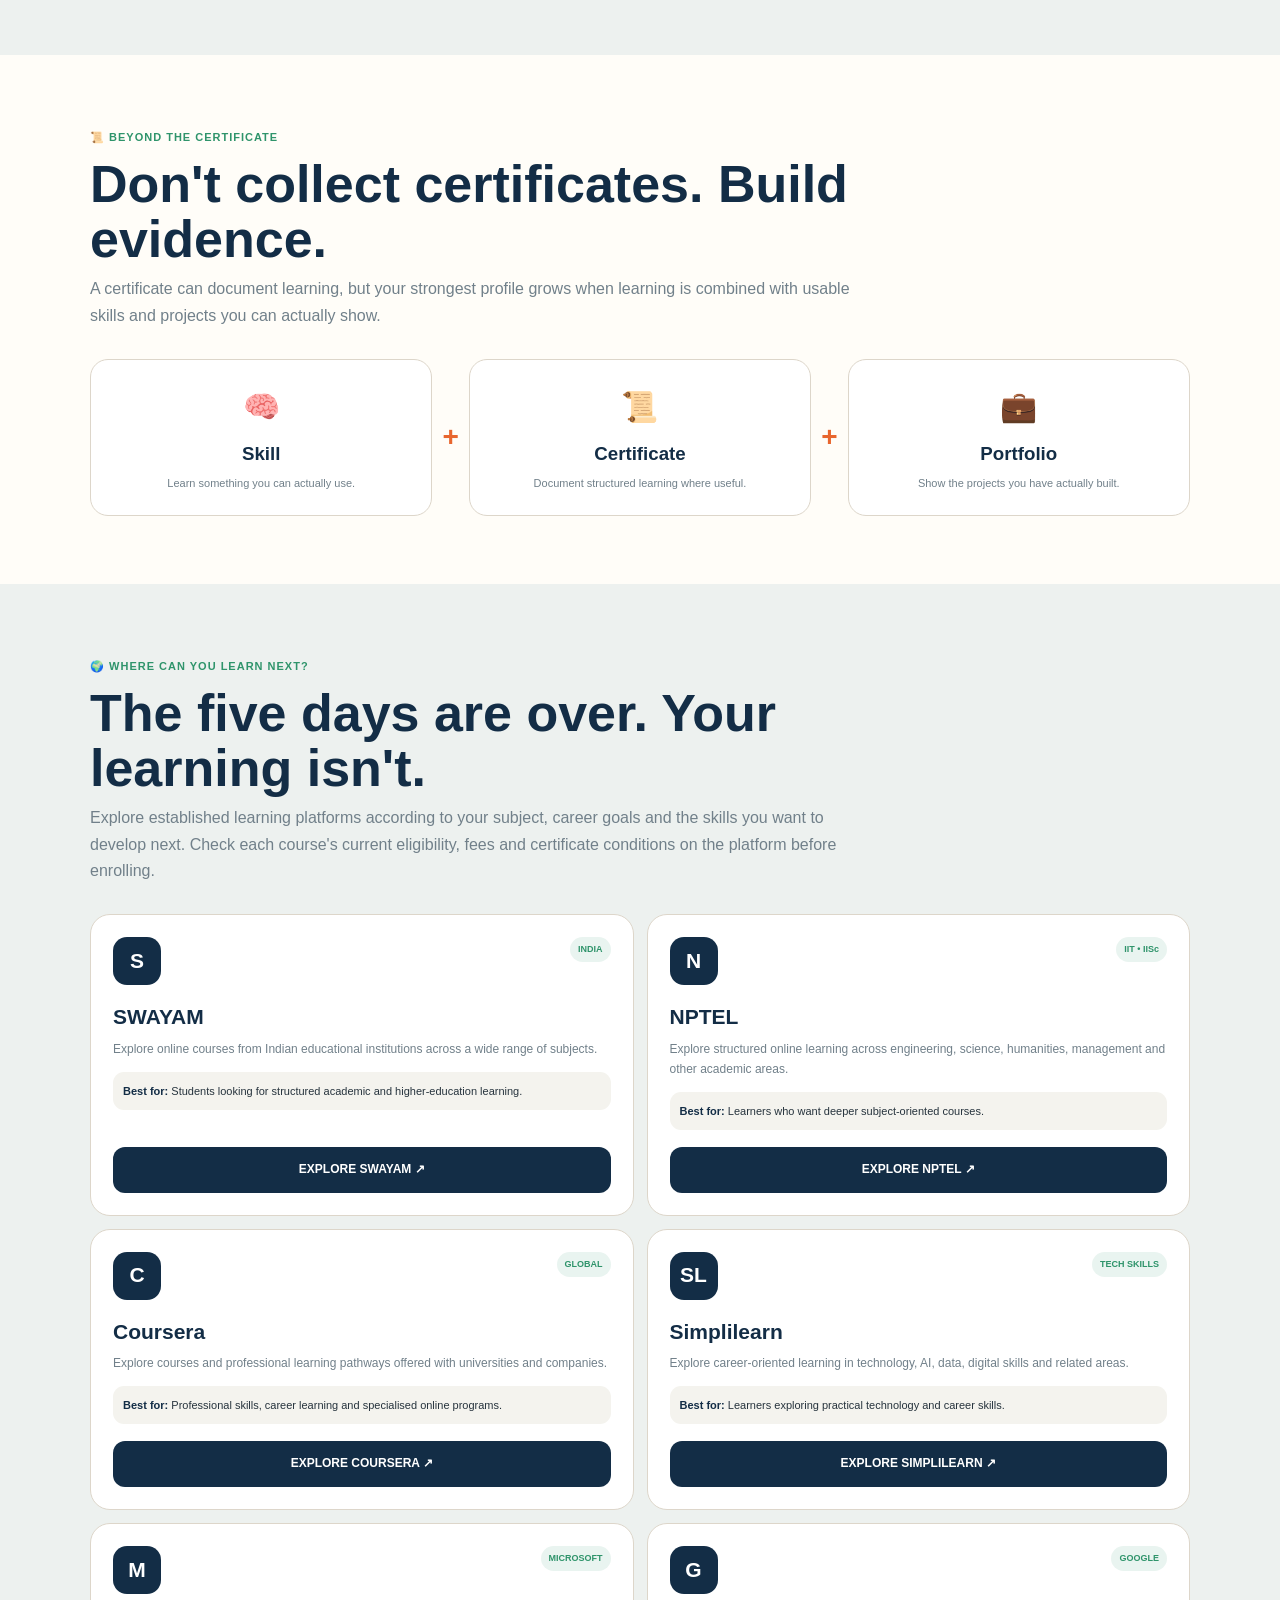
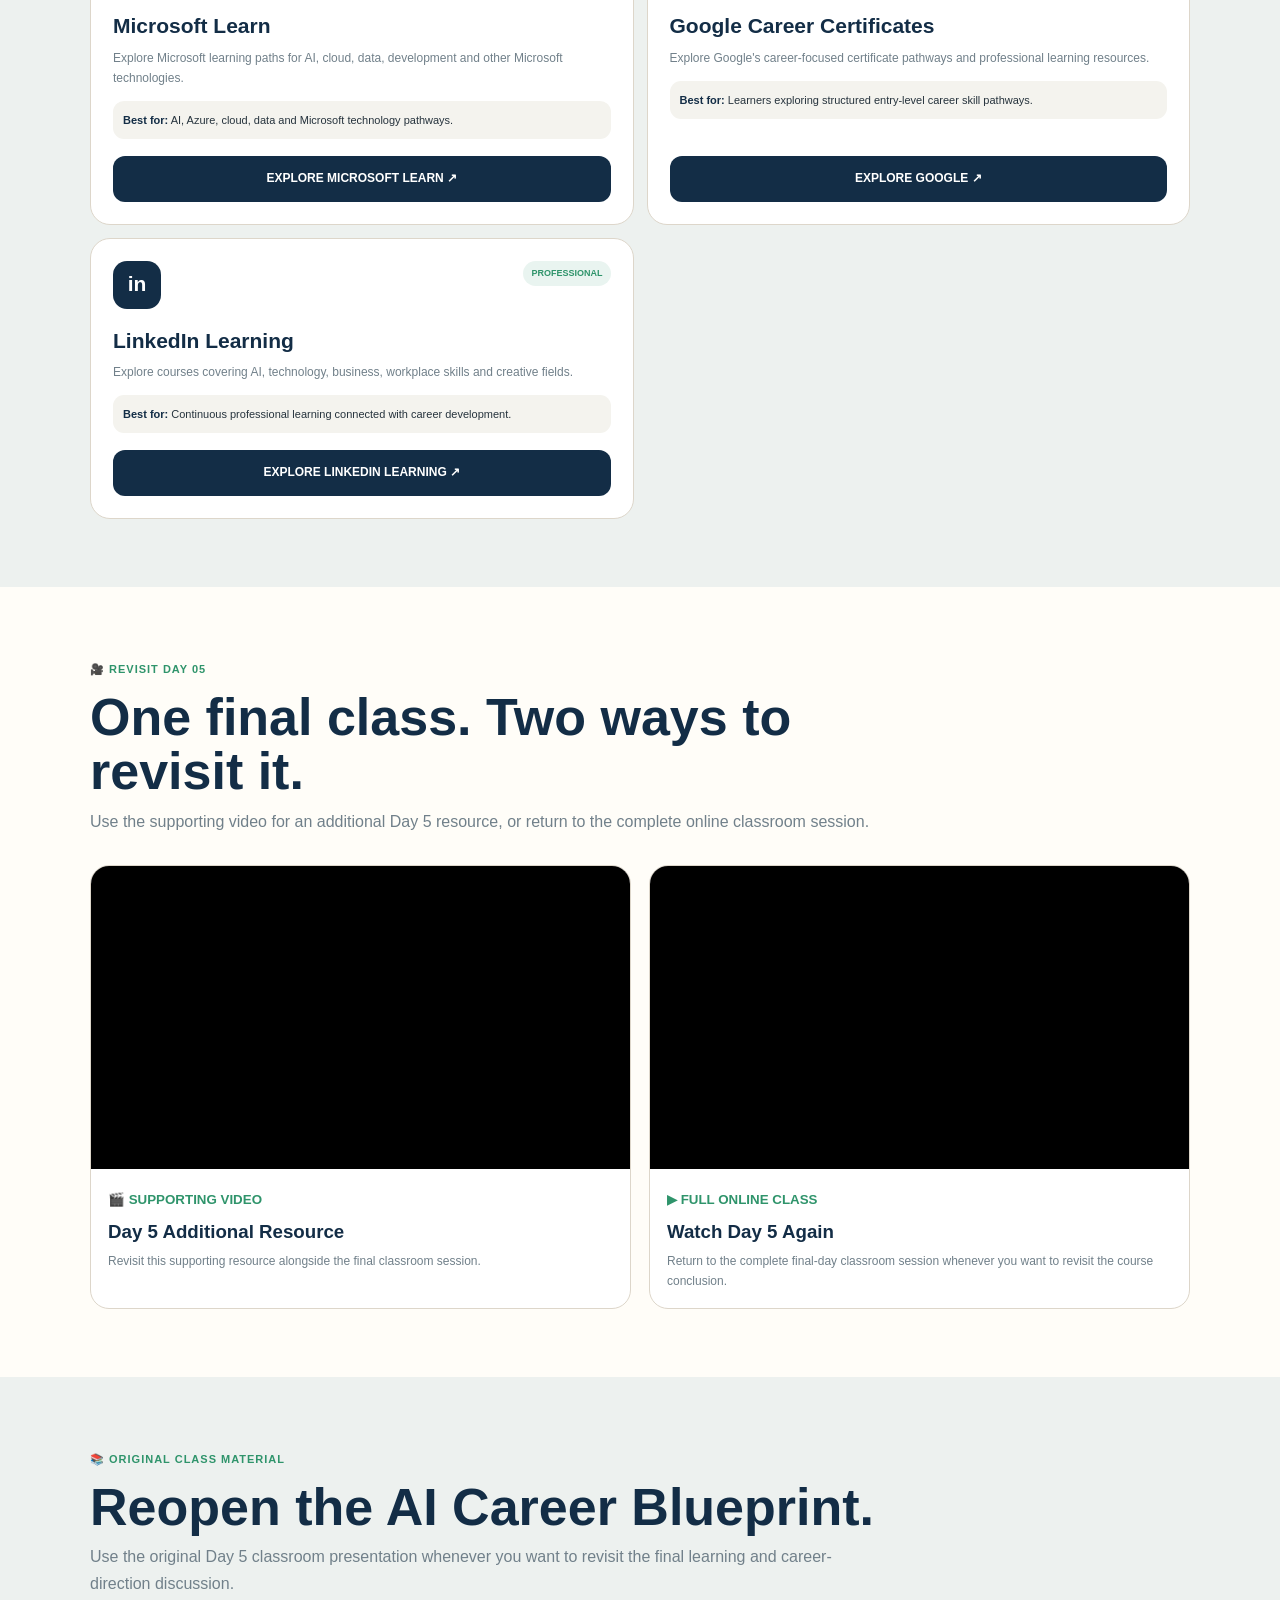
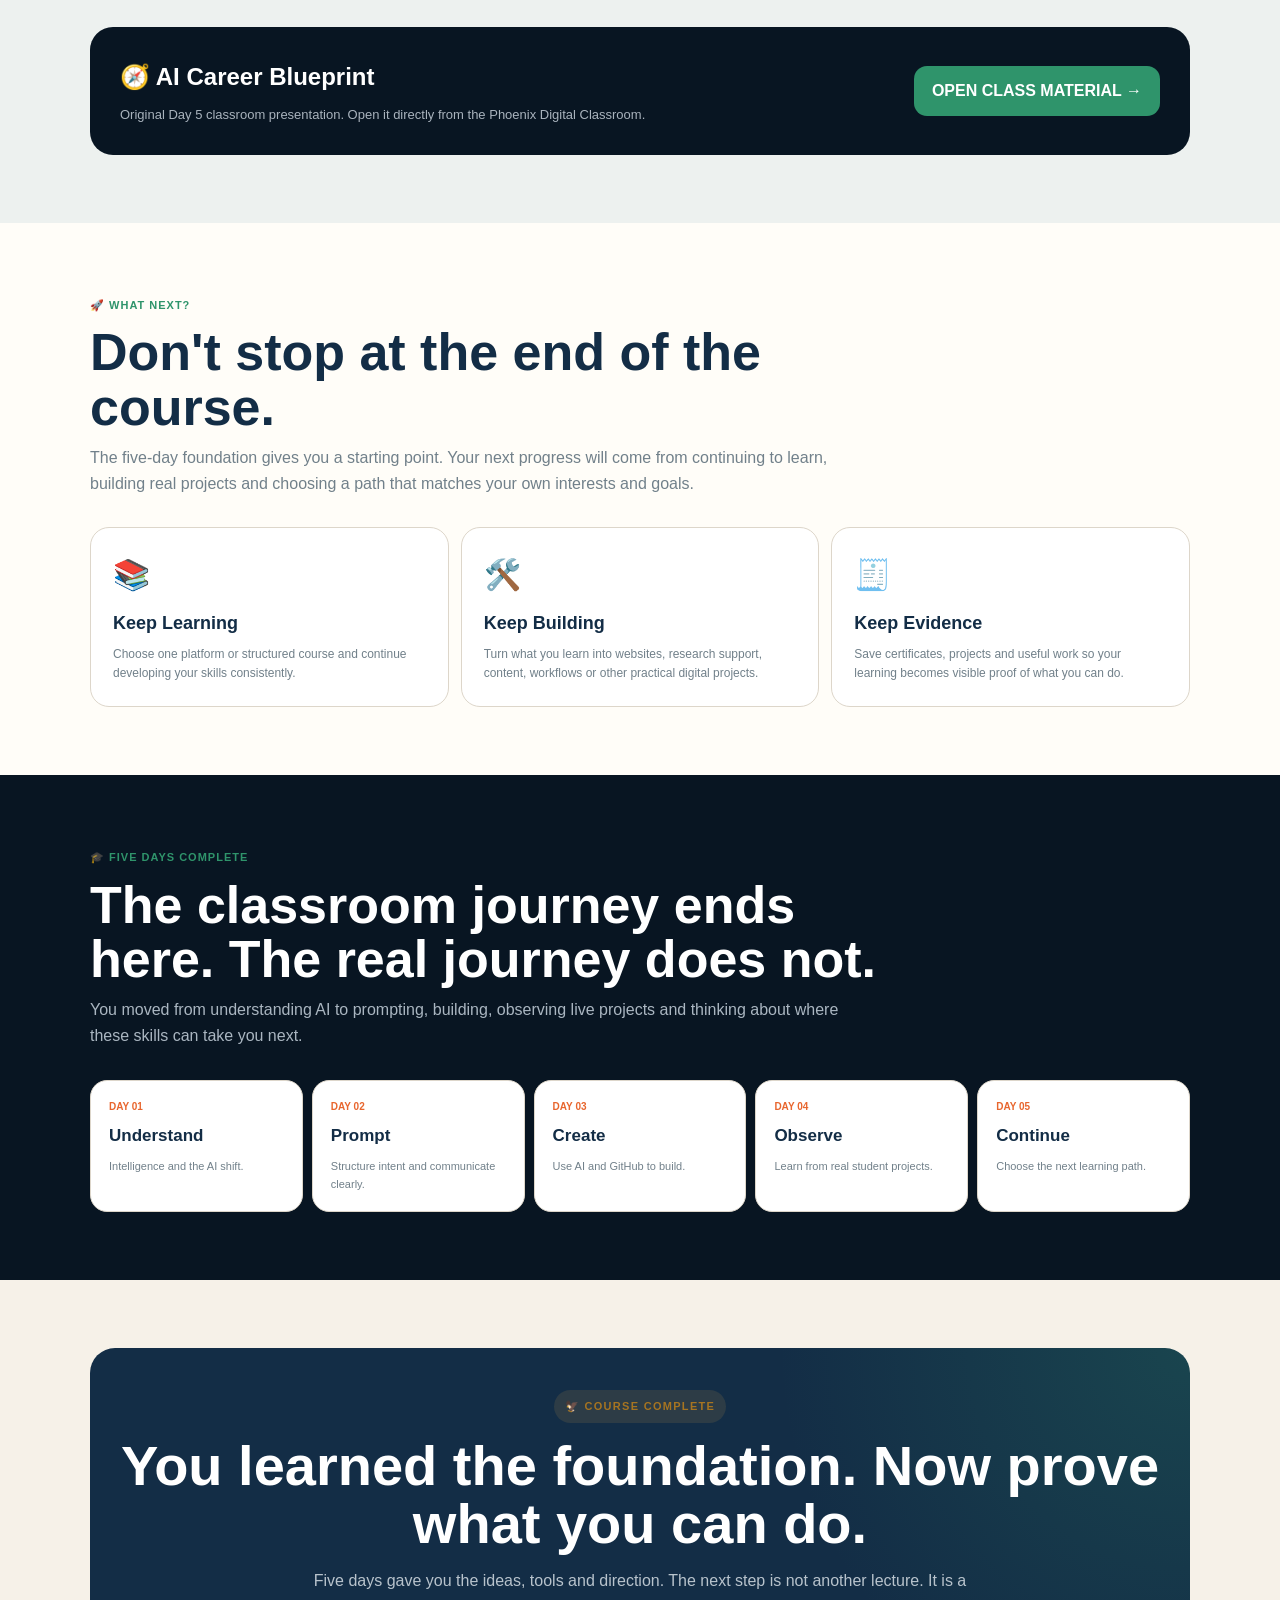
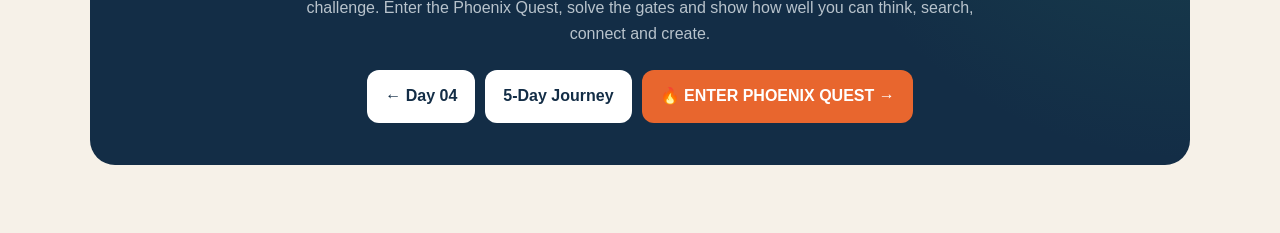
<file: class-5.html>
<!DOCTYPE html>
<html lang="en">

<head>

<meta charset="UTF-8">

<meta
  name="viewport"
  content="width=device-width, initial-scale=1.0"
>

<meta
  name="theme-color"
  content="#f6f1e8"
>

<title>
  Class 5 | AI Career Blueprint
</title>

<style>

:root{
  --cream:#f6f1e8;
  --paper:#fffdf8;
  --navy:#132d46;
  --blue:#5b7f9f;
  --orange:#e8662e;
  --green:#2f946b;
  --gold:#d8a54b;
  --text:#26333d;
  --muted:#71808a;
  --line:#ddd6ca;
  --dark:#081522;
}

*{
  box-sizing:border-box;
  margin:0;
  padding:0;
}

html{
  scroll-behavior:smooth;
}

body{
  font-family:Arial,Helvetica,sans-serif;
  background:var(--cream);
  color:var(--text);
  line-height:1.65;
  overflow-x:hidden;
}

a{
  color:inherit;
  text-decoration:none;
}

button{
  font:inherit;
}

img{
  display:block;
  max-width:100%;
}

.container{
  width:min(1100px,calc(100% - 28px));
  margin:auto;
}


/* =========================
   HEADER
========================= */

header{
  position:sticky;
  top:0;
  z-index:100;

  background:
    rgba(246,241,232,.94);

  -webkit-backdrop-filter:blur(14px);
  backdrop-filter:blur(14px);

  border-bottom:
    1px solid var(--line);
}

.nav{
  min-height:68px;

  display:flex;
  align-items:center;
  justify-content:space-between;

  gap:12px;
}

.brand{
  display:flex;
  align-items:center;
  gap:10px;
}

.brand img{
  width:42px;
  height:42px;

  object-fit:contain;

  border-radius:12px;
  background:#fff;
}

.brand strong{
  display:block;
  color:var(--navy);
  font-size:13px;
}

.brand span{
  display:block;
  color:var(--muted);
  font-size:10px;
}

.back{
  padding:9px 12px;

  border:
    1px solid var(--line);

  border-radius:10px;

  background:#fff;

  font-size:12px;
  font-weight:800;
}


/* =========================
   HERO
========================= */

.hero{
  position:relative;
  overflow:hidden;

  padding:
    82px 0 64px;

  background:

    radial-gradient(
      circle at 88% 15%,
      rgba(216,165,75,.20),
      transparent 30%
    ),

    radial-gradient(
      circle at 8% 85%,
      rgba(47,148,107,.16),
      transparent 32%
    ),

    var(--cream);
}

.hero::after{
  content:"NEXT";

  position:absolute;

  right:-10px;
  bottom:-55px;

  color:
    rgba(19,45,70,.045);

  font-size:
    clamp(110px,22vw,240px);

  font-weight:900;

  pointer-events:none;
}

.kicker{
  position:relative;
  z-index:2;

  display:inline-block;

  padding:7px 11px;

  border-radius:50px;

  background:
    rgba(216,165,75,.13);

  color:#a67421;

  font-size:11px;
  font-weight:900;
  letter-spacing:1.3px;
}

.hero h1{
  position:relative;
  z-index:2;

  max-width:900px;

  margin:
    17px 0 19px;

  color:
    var(--navy);

  font-size:
    clamp(44px,9vw,90px);

  line-height:.95;

  letter-spacing:-4px;
}

.hero h1 span{
  color:
    var(--green);
}

.hero p{
  position:relative;
  z-index:2;

  max-width:750px;

  color:#596772;

  font-size:17px;
}

.hero-meta{
  position:relative;
  z-index:2;

  display:flex;
  flex-wrap:wrap;

  gap:8px;

  margin-top:23px;
}

.meta{
  padding:
    8px 11px;

  border:
    1px solid var(--line);

  border-radius:50px;

  background:
    rgba(255,255,255,.68);

  color:
    var(--navy);

  font-size:11px;
  font-weight:800;
}


/* =========================
   GENERAL
========================= */

.section{
  padding:
    68px 0;
}

.white{
  background:
    var(--paper);
}

.soft{
  background:
    #edf1ef;
}

.dark-section{
  background:
    var(--dark);

  color:#fff;
}

.heading{
  max-width:790px;

  margin-bottom:30px;
}

.heading small{
  color:
    var(--green);

  font-size:11px;
  font-weight:900;
  letter-spacing:1px;
}

.heading h2{
  color:
    var(--navy);

  font-size:
    clamp(30px,6vw,52px);

  line-height:1.05;

  margin:
    8px 0 10px;
}

.dark-section
.heading h2{
  color:#fff;
}

.heading p{
  color:
    var(--muted);
}

.dark-section
.heading p{
  color:#aab6c1;
}


/* =========================
   FIVE-DAY SHIFT
========================= */

.final-shift{
  display:grid;

  grid-template-columns:
    repeat(5,1fr);

  gap:9px;
}

.shift-card{
  padding:18px;

  border-radius:17px;

  background:#fff;

  border:
    1px solid var(--line);
}

.shift-card small{
  display:block;

  color:
    var(--orange);

  font-size:10px;
  font-weight:900;
}

.shift-card h3{
  color:
    var(--navy);

  margin:
    7px 0;

  font-size:17px;
}

.shift-card p{
  color:
    var(--muted);

  font-size:11px;
}


/* =========================
   CAREER PATHS
========================= */

.path-grid{
  display:grid;

  grid-template-columns:
    repeat(3,1fr);

  gap:12px;
}

.path-card{
  padding:22px;

  border-radius:19px;

  border:
    1px solid var(--line);

  background:#fff;
}

.path-icon{
  font-size:30px;

  margin-bottom:9px;
}

.path-card h3{
  color:
    var(--navy);

  font-size:18px;
}

.path-card p{
  color:
    var(--muted);

  font-size:12px;

  margin-top:6px;
}


/* =========================
   CERTIFICATE IDEA
========================= */

.cert-grid{
  display:grid;

  grid-template-columns:
    1fr auto 1fr auto 1fr;

  gap:10px;

  align-items:center;
}

.cert-box{
  padding:22px;

  border-radius:18px;

  background:#fff;

  border:
    1px solid var(--line);

  text-align:center;
}

.cert-box span{
  font-size:30px;
}

.cert-box h3{
  color:
    var(--navy);

  margin-top:7px;
}

.cert-box p{
  color:
    var(--muted);

  font-size:11px;

  margin-top:5px;
}

.cert-plus{
  color:
    var(--orange);

  font-size:28px;

  font-weight:900;
}


/* =========================
   LEARNING PLATFORMS
========================= */

.platform-grid{
  display:grid;

  grid-template-columns:
    repeat(2,1fr);

  gap:13px;
}

.platform-card{
  display:flex;

  flex-direction:column;

  justify-content:
    space-between;

  min-height:250px;

  padding:22px;

  border-radius:20px;

  background:#fff;

  border:
    1px solid var(--line);

  transition:
    transform .2s ease,
    box-shadow .2s ease;
}

.platform-card:hover{
  transform:
    translateY(-4px);

  box-shadow:
    0 18px 45px
    rgba(19,45,70,.08);
}

.platform-top{
  display:flex;

  align-items:flex-start;

  justify-content:
    space-between;

  gap:10px;
}

.platform-icon{
  width:48px;
  height:48px;

  display:grid;

  place-items:center;

  border-radius:14px;

  background:
    var(--navy);

  color:#fff;

  font-size:21px;
  font-weight:900;
}

.platform-tag{
  padding:
    5px 8px;

  border-radius:50px;

  background:
    rgba(47,148,107,.10);

  color:
    var(--green);

  font-size:9px;
  font-weight:900;
}

.platform-card h3{
  color:
    var(--navy);

  font-size:21px;

  margin:
    15px 0 5px;
}

.platform-card p{
  color:
    var(--muted);

  font-size:12px;
}

.platform-best{
  margin-top:12px;

  padding:10px;

  border-radius:11px;

  background:
    #f4f3ee;

  font-size:11px;
}

.platform-best strong{
  color:
    var(--navy);
}

.platform-btn{
  display:inline-flex;

  align-items:center;
  justify-content:center;

  min-height:46px;

  margin-top:17px;

  padding:
    11px 14px;

  border-radius:12px;

  background:
    var(--navy);

  color:#fff;

  font-size:12px;
  font-weight:900;
}


/* =========================
   VIDEOS
========================= */

.video-grid{
  display:grid;

  grid-template-columns:
    1fr 1fr;

  gap:18px;
}

.video-card{
  overflow:hidden;

  border-radius:19px;

  border:
    1px solid var(--line);

  background:#fff;
}

.video-frame{
  width:100%;

  aspect-ratio:
    16 / 9;

  background:#000;
}

.video-frame iframe{
  width:100%;
  height:100%;

  display:block;

  border:0;
}

.video-info{
  padding:17px;
}

.video-info small{
  color:
    var(--green);

  font-weight:900;
}

.video-info h3{
  color:
    var(--navy);

  margin:
    4px 0;
}

.video-info p{
  color:
    var(--muted);

  font-size:12px;
}


/* =========================
   MATERIAL
========================= */

.material{
  display:grid;

  grid-template-columns:
    1fr auto;

  gap:20px;

  align-items:center;

  padding:30px;

  border-radius:23px;

  background:
    var(--dark);

  color:#fff;
}

.material p{
  color:#a9b3bd;

  font-size:13px;

  margin-top:7px;
}

.material-btn{
  display:inline-flex;

  align-items:center;
  justify-content:center;

  min-height:50px;

  padding:
    12px 18px;

  border-radius:13px;

  background:
    var(--green);

  color:#fff;

  font-weight:900;
}


/* =========================
   FINAL CTA
========================= */

.takeaway{
  padding:
    42px 25px;

  border-radius:25px;

  text-align:center;

  background:

    radial-gradient(
      circle at top right,
      rgba(47,148,107,.23),
      transparent 35%
    ),

    var(--navy);

  color:#fff;
}

.takeaway h2{
  margin-top:14px;

  font-size:
    clamp(32px,7vw,56px);

  line-height:1.05;
}

.takeaway p{
  max-width:720px;

  margin:
    14px auto;

  color:#b8c3cc;
}

.next-row{
  display:flex;

  justify-content:center;

  flex-wrap:wrap;

  gap:10px;

  margin-top:23px;
}

.next{
  padding:
    13px 18px;

  border-radius:12px;

  border:0;

  background:#fff;

  color:
    var(--navy);

  font-weight:900;

  cursor:pointer;
}


/* =========================
   MOBILE
========================= */

@media(max-width:760px){

  .hero{
    padding:
      55px 0 44px;
  }

  .hero h1{
    letter-spacing:-2px;
  }

  .final-shift,
  .path-grid,
  .platform-grid,
  .video-grid{
    grid-template-columns:1fr;
  }

  .cert-grid{
    grid-template-columns:1fr;
  }

  .cert-plus{
    transform:
      rotate(90deg);

    text-align:center;
  }

  .material{
    grid-template-columns:1fr;
  }

  .material-btn{
    width:100%;
  }

}


@media(max-width:520px){

  .section{
    padding:
      52px 0;
  }

  .brand span{
    display:none;
  }

  .material{
    padding:
      23px 18px;
  }

}

</style>

</head>

<!-- ===== END CLASS-5 CHUNK 1 ===== -->
<!-- ===== START CLASS-5 CHUNK 2 ===== -->

<body>

<!-- =========================================
     HEADER
========================================= -->

<header>

  <div class="container nav">

    <a href="index.html" class="brand">

      <img
        src="images/logo.jpg"
        alt="Phoenix Logo"
      >

      <div>
        <strong>PHOENIX CLASSROOM</strong>
        <span>AI Foundation Course • Day 05</span>
      </div>

    </a>

    <a
      href="index.html#journey"
      class="back"
    >
      ← Journey
    </a>

  </div>

</header>


<main>


<!-- =========================================
     HERO
========================================= -->

<section class="hero">

  <div class="container">

    <span class="kicker">
      DAY 05 • THE NEXT CHAPTER
    </span>

    <h1>
      AI CAREER<br>
      <span>BLUEPRINT.</span>
    </h1>

    <p>
      Five days introduced the tools.

      Day 5 asks the bigger question:
      where do you go from here?

      Learning AI is only the beginning.
      The next step is to keep learning,
      build proof of your skills and create
      a direction for your future.
    </p>


    <div class="hero-meta">

      <span class="meta">
        🎯 Career Direction
      </span>

      <span class="meta">
        🧠 Skills
      </span>

      <span class="meta">
        📜 Certificates
      </span>

      <span class="meta">
        💼 Portfolio
      </span>

      <span class="meta">
        🚀 What's Next?
      </span>

    </div>

  </div>

</section>



<!-- =========================================
     FIVE-DAY JOURNEY
========================================= -->

<section class="section white">

  <div class="container">

    <div class="heading">

      <small>
        🔥 LOOK HOW FAR YOU CAME
      </small>

      <h2>
        Five days.
        One learning journey.
      </h2>

      <p>
        The course was not meant to end with
        knowing a few AI tools.

        Each day added another layer to the
        learner's ability to understand,
        communicate, create and move forward.
      </p>

    </div>


    <div class="final-shift">


      <article class="shift-card">

        <small>DAY 01</small>

        <h3>
          Understand
        </h3>

        <p>
          Begin understanding the
          changing world of AI.
        </p>

      </article>


      <article class="shift-card">

        <small>DAY 02</small>

        <h3>
          Communicate
        </h3>

        <p>
          Learn to give AI
          clearer instructions.
        </p>

      </article>


      <article class="shift-card">

        <small>DAY 03</small>

        <h3>
          Create
        </h3>

        <p>
          Move from prompting
          toward digital building.
        </p>

      </article>


      <article class="shift-card">

        <small>DAY 04</small>

        <h3>
          Build
        </h3>

        <p>
          Explore practical
          projects and live output.
        </p>

      </article>


      <article class="shift-card">

        <small>DAY 05</small>

        <h3>
          Continue
        </h3>

        <p>
          Turn the foundation
          into a longer learning path.
        </p>

      </article>


    </div>

  </div>

</section>



<!-- =========================================
     CAREER BLUEPRINT
========================================= -->

<section class="section soft">

  <div class="container">

    <div class="heading">

      <small>
        🧭 BUILD YOUR NEXT PATH
      </small>

      <h2>
        AI is not one career.
        It can strengthen many careers.
      </h2>

      <p>
        Your next learning path does not have
        to look exactly like someone else's.

        The important thing is to identify
        where AI can strengthen the work,
        subject or career direction you want
        to pursue.
      </p>

    </div>


    <div class="path-grid">


      <article class="path-card">

        <div class="path-icon">
          🎓
        </div>

        <h3>
          Academic Path
        </h3>

        <p>
          Continue learning through structured
          courses, university resources and
          recognised learning platforms.
        </p>

      </article>


      <article class="path-card">

        <div class="path-icon">
          💼
        </div>

        <h3>
          Career Path
        </h3>

        <p>
          Develop AI-supported skills that
          complement the career or industry
          you want to enter.
        </p>

      </article>


      <article class="path-card">

        <div class="path-icon">
          🛠️
        </div>

        <h3>
          Builder Path
        </h3>

        <p>
          Keep creating practical projects
          that demonstrate what you can
          actually do.
        </p>

      </article>


    </div>

  </div>

</section>



<!-- =========================================
     SKILL + CERTIFICATE + PORTFOLIO
========================================= -->

<section class="section white">

  <div class="container">

    <div class="heading">

      <small>
        📜 BEYOND THE CERTIFICATE
      </small>

      <h2>
        Don't collect certificates.
        Build evidence.
      </h2>

      <p>
        A certificate can document learning,
        but your strongest profile grows when
        learning is combined with usable skills
        and projects you can actually show.
      </p>

    </div>


    <div class="cert-grid">


      <article class="cert-box">

        <span>
          🧠
        </span>

        <h3>
          Skill
        </h3>

        <p>
          Learn something
          you can actually use.
        </p>

      </article>


      <div class="cert-plus">
        +
      </div>


      <article class="cert-box">

        <span>
          📜
        </span>

        <h3>
          Certificate
        </h3>

        <p>
          Document structured
          learning where useful.
        </p>

      </article>


      <div class="cert-plus">
        +
      </div>


      <article class="cert-box">

        <span>
          💼
        </span>

        <h3>
          Portfolio
        </h3>

        <p>
          Show the projects
          you have actually built.
        </p>

      </article>


    </div>

  </div>

</section>



<!-- =========================================
     LEARNING & CERTIFICATE PLATFORMS
========================================= -->

<section class="section soft">

  <div class="container">

    <div class="heading">

      <small>
        🌍 WHERE CAN YOU LEARN NEXT?
      </small>

      <h2>
        The five days are over.
        Your learning isn't.
      </h2>

      <p>
        Explore established learning platforms
        according to your subject, career goals
        and the skills you want to develop next.

        Check each course's current eligibility,
        fees and certificate conditions on the
        platform before enrolling.
      </p>

    </div>


    <div class="platform-grid">


      <!-- SWAYAM -->

      <article class="platform-card">

        <div>

          <div class="platform-top">

            <div class="platform-icon">
              S
            </div>

            <span class="platform-tag">
              INDIA
            </span>

          </div>

          <h3>
            SWAYAM
          </h3>

          <p>
            Explore online courses from
            Indian educational institutions
            across a wide range of subjects.
          </p>

          <div class="platform-best">
            <strong>Best for:</strong>
            Students looking for structured
            academic and higher-education learning.
          </div>

        </div>

        <a
          href="https://swayam.gov.in/"
          target="_blank"
          rel="noopener"
          class="platform-btn"
        >
          EXPLORE SWAYAM ↗
        </a>

      </article>



      <!-- NPTEL -->

      <article class="platform-card">

        <div>

          <div class="platform-top">

            <div class="platform-icon">
              N
            </div>

            <span class="platform-tag">
              IIT • IISc
            </span>

          </div>

          <h3>
            NPTEL
          </h3>

          <p>
            Explore structured online learning
            across engineering, science,
            humanities, management and
            other academic areas.
          </p>

          <div class="platform-best">
            <strong>Best for:</strong>
            Learners who want deeper
            subject-oriented courses.
          </div>

        </div>

        <a
          href="https://nptel.ac.in/"
          target="_blank"
          rel="noopener"
          class="platform-btn"
        >
          EXPLORE NPTEL ↗
        </a>

      </article>



      <!-- COURSERA -->

      <article class="platform-card">

        <div>

          <div class="platform-top">

            <div class="platform-icon">
              C
            </div>

            <span class="platform-tag">
              GLOBAL
            </span>

          </div>

          <h3>
            Coursera
          </h3>

          <p>
            Explore courses and professional
            learning pathways offered with
            universities and companies.
          </p>

          <div class="platform-best">
            <strong>Best for:</strong>
            Professional skills, career learning
            and specialised online programs.
          </div>

        </div>

        <a
          href="https://www.coursera.org/"
          target="_blank"
          rel="noopener"
          class="platform-btn"
        >
          EXPLORE COURSERA ↗
        </a>

      </article>



      <!-- SIMPLILEARN -->

      <article class="platform-card">

        <div>

          <div class="platform-top">

            <div class="platform-icon">
              SL
            </div>

            <span class="platform-tag">
              TECH SKILLS
            </span>

          </div>

          <h3>
            Simplilearn
          </h3>

          <p>
            Explore career-oriented learning
            in technology, AI, data,
            digital skills and related areas.
          </p>

          <div class="platform-best">
            <strong>Best for:</strong>
            Learners exploring practical
            technology and career skills.
          </div>

        </div>

        <a
          href="https://www.simplilearn.com/"
          target="_blank"
          rel="noopener"
          class="platform-btn"
        >
          EXPLORE SIMPLILEARN ↗
        </a>

      </article>



      <!-- MICROSOFT LEARN -->

      <article class="platform-card">

        <div>

          <div class="platform-top">

            <div class="platform-icon">
              M
            </div>

            <span class="platform-tag">
              MICROSOFT
            </span>

          </div>

          <h3>
            Microsoft Learn
          </h3>

          <p>
            Explore Microsoft learning paths
            for AI, cloud, data, development
            and other Microsoft technologies.
          </p>

          <div class="platform-best">
            <strong>Best for:</strong>
            AI, Azure, cloud, data and
            Microsoft technology pathways.
          </div>

        </div>

        <a
          href="https://learn.microsoft.com/training/"
          target="_blank"
          rel="noopener"
          class="platform-btn"
        >
          EXPLORE MICROSOFT LEARN ↗
        </a>

      </article>



      <!-- GOOGLE -->

      <article class="platform-card">

        <div>

          <div class="platform-top">

            <div class="platform-icon">
              G
            </div>

            <span class="platform-tag">
              GOOGLE
            </span>

          </div>

          <h3>
            Google Career Certificates
          </h3>

          <p>
            Explore Google's career-focused
            certificate pathways and professional
            learning resources.
          </p>

          <div class="platform-best">
            <strong>Best for:</strong>
            Learners exploring structured
            entry-level career skill pathways.
          </div>

        </div>

        <a
          href="https://grow.google/certificates/"
          target="_blank"
          rel="noopener"
          class="platform-btn"
        >
          EXPLORE GOOGLE ↗
        </a>

      </article>



      <!-- LINKEDIN LEARNING -->

      <article class="platform-card">

        <div>

          <div class="platform-top">

            <div class="platform-icon">
              in
            </div>

            <span class="platform-tag">
              PROFESSIONAL
            </span>

          </div>

          <h3>
            LinkedIn Learning
          </h3>

          <p>
            Explore courses covering AI,
            technology, business, workplace
            skills and creative fields.
          </p>

          <div class="platform-best">
            <strong>Best for:</strong>
            Continuous professional learning
            connected with career development.
          </div>

        </div>

        <a
          href="https://www.linkedin.com/learning/"
          target="_blank"
          rel="noopener"
          class="platform-btn"
        >
          EXPLORE LINKEDIN LEARNING ↗
        </a>

      </article>


    </div>

  </div>

</section>



<!-- =========================================
     DAY 5 VIDEO RESOURCES
========================================= -->

<section class="section white">

  <div class="container">

    <div class="heading">

      <small>
        🎥 REVISIT DAY 05
      </small>

      <h2>
        One final class.
        Two ways to revisit it.
      </h2>

      <p>
        Use the supporting video for an additional
        Day 5 resource, or return to the complete
        online classroom session.
      </p>

    </div>


    <div class="video-grid">


      <!-- SUPPORTING / UNLISTED VIDEO -->

      <article class="video-card">

        <div class="video-frame">

          <iframe
            src="https://www.youtube.com/embed/X6FeDPMG8KY"
            title="Day 5 Supporting Video"
            loading="lazy"
            allow="
              accelerometer;
              autoplay;
              clipboard-write;
              encrypted-media;
              gyroscope;
              picture-in-picture;
              web-share
            "
            allowfullscreen>
          </iframe>

        </div>

        <div class="video-info">

          <small>
            🎬 SUPPORTING VIDEO
          </small>

          <h3>
            Day 5 Additional Resource
          </h3>

          <p>
            Revisit this supporting resource
            alongside the final classroom session.
          </p>

        </div>

      </article>



      <!-- FULL CLASS -->

      <article class="video-card">

        <div class="video-frame">

          <iframe
            src="https://www.youtube.com/embed/YC0vLDhAIZY"
            title="Day 5 Full Online Class"
            loading="lazy"
            allow="
              accelerometer;
              autoplay;
              clipboard-write;
              encrypted-media;
              gyroscope;
              picture-in-picture;
              web-share
            "
            allowfullscreen>
          </iframe>

        </div>

        <div class="video-info">

          <small>
            ▶ FULL ONLINE CLASS
          </small>

          <h3>
            Watch Day 5 Again
          </h3>

          <p>
            Return to the complete final-day
            classroom session whenever you want
            to revisit the course conclusion.
          </p>

        </div>

      </article>


    </div>

  </div>

</section>


<!-- ===== END CLASS-5 CHUNK 2 ===== -->
        <!-- ===== START CLASS-5 CHUNK 3 ===== -->


<!-- =========================================
     ORIGINAL CLASS MATERIAL
========================================= -->

<section class="section soft">

  <div class="container">

    <div class="heading">

      <small>
        📚 ORIGINAL CLASS MATERIAL
      </small>

      <h2>
        Reopen the AI Career Blueprint.
      </h2>

      <p>
        Use the original Day 5 classroom presentation
        whenever you want to revisit the final learning
        and career-direction discussion.
      </p>

    </div>


    <div class="material">

      <div>

        <h2>
          🧭 AI Career Blueprint
        </h2>

        <p>
          Original Day 5 classroom presentation.
          Open it directly from the Phoenix Digital Classroom.
        </p>

      </div>


      <a
        class="material-btn"
        href="materials/AI%20Career%20Blueprint.pptx"
        target="_blank"
        rel="noopener"
      >
        OPEN CLASS MATERIAL →
      </a>

    </div>

  </div>

</section>



<!-- =========================================
     WHAT NEXT?
========================================= -->

<section class="section white">

  <div class="container">

    <div class="heading">

      <small>
        🚀 WHAT NEXT?
      </small>

      <h2>
        Don't stop at the end of the course.
      </h2>

      <p>
        The five-day foundation gives you a starting point.
        Your next progress will come from continuing to learn,
        building real projects and choosing a path that matches
        your own interests and goals.
      </p>

    </div>


    <div class="path-grid">


      <article class="path-card">

        <div class="path-icon">
          📚
        </div>

        <h3>
          Keep Learning
        </h3>

        <p>
          Choose one platform or structured course
          and continue developing your skills consistently.
        </p>

      </article>


      <article class="path-card">

        <div class="path-icon">
          🛠️
        </div>

        <h3>
          Keep Building
        </h3>

        <p>
          Turn what you learn into websites,
          research support, content, workflows
          or other practical digital projects.
        </p>

      </article>


      <article class="path-card">

        <div class="path-icon">
          🧾
        </div>

        <h3>
          Keep Evidence
        </h3>

        <p>
          Save certificates, projects and useful work
          so your learning becomes visible proof
          of what you can do.
        </p>

      </article>


    </div>

  </div>

</section>



<!-- =========================================
     COURSE COMPLETION
========================================= -->

<section class="section dark-section">

  <div class="container">

    <div class="heading">

      <small>
        🎓 FIVE DAYS COMPLETE
      </small>

      <h2>
        The classroom journey ends here.
        The real journey does not.
      </h2>

      <p>
        You moved from understanding AI
        to prompting, building, observing live projects
        and thinking about where these skills can take you next.
      </p>

    </div>


    <div class="final-shift">


      <article class="shift-card">

        <small>
          DAY 01
        </small>

        <h3>
          Understand
        </h3>

        <p>
          Intelligence and the AI shift.
        </p>

      </article>


      <article class="shift-card">

        <small>
          DAY 02
        </small>

        <h3>
          Prompt
        </h3>

        <p>
          Structure intent and communicate clearly.
        </p>

      </article>


      <article class="shift-card">

        <small>
          DAY 03
        </small>

        <h3>
          Create
        </h3>

        <p>
          Use AI and GitHub to build.
        </p>

      </article>


      <article class="shift-card">

        <small>
          DAY 04
        </small>

        <h3>
          Observe
        </h3>

        <p>
          Learn from real student projects.
        </p>

      </article>


      <article class="shift-card">

        <small>
          DAY 05
        </small>

        <h3>
          Continue
        </h3>

        <p>
          Choose the next learning path.
        </p>

      </article>


    </div>

  </div>

</section>



<!-- =========================================
     FINAL TAKEAWAY + QUEST TRANSITION
========================================= -->

<section class="section">

  <div class="container">

    <div class="takeaway">

      <span class="kicker">
        🦅 COURSE COMPLETE
      </span>


      <h2>
        You learned the foundation.
        Now prove what you can do.
      </h2>


      <p>
        Five days gave you the ideas, tools and direction.

        The next step is not another lecture.

        It is a challenge.

        Enter the Phoenix Quest,
        solve the gates and show how well
        you can think, search, connect and create.
      </p>


      <div class="next-row">


        <a
          href="class-4.html"
          class="next"
        >
          ← Day 04
        </a>


        <a
          href="index.html#journey"
          class="next"
        >
          5-Day Journey
        </a>


        <a
          href="quest-access.html"
          class="next"
          style="
            background:#e8662e;
            color:#ffffff;
          "
        >
          🔥 ENTER PHOENIX QUEST →
        </a>


      </div>

    </div>

  </div>

</section>


</main>



<!-- =========================================
     JAVASCRIPT
========================================= -->

<script>

/* =========================================
   EXTERNAL LINKS

   All learning-platform links and videos
   open through their own services.
========================================= */


/* =========================================
   OPTIONAL SMOOTH FOCUS FOR QUEST CTA
========================================= */

document
.querySelectorAll(
  "a[href^='#']"
)
.forEach(
  function(link){

    link.addEventListener(
      "click",
      function(event){

        const targetId =
          link.getAttribute(
            "href"
          );


        if(
          !targetId ||
          targetId === "#"
        ){
          return;
        }


        const target =
          document.querySelector(
            targetId
          );


        if(target){

          event.preventDefault();

          target.scrollIntoView({
            behavior:"smooth",
            block:"start"
          });

        }

      }
    );

  }
);

</script>


</body>

</html>

<!-- ===== END CLASS-5 CHUNK 3 ===== -->
</file>
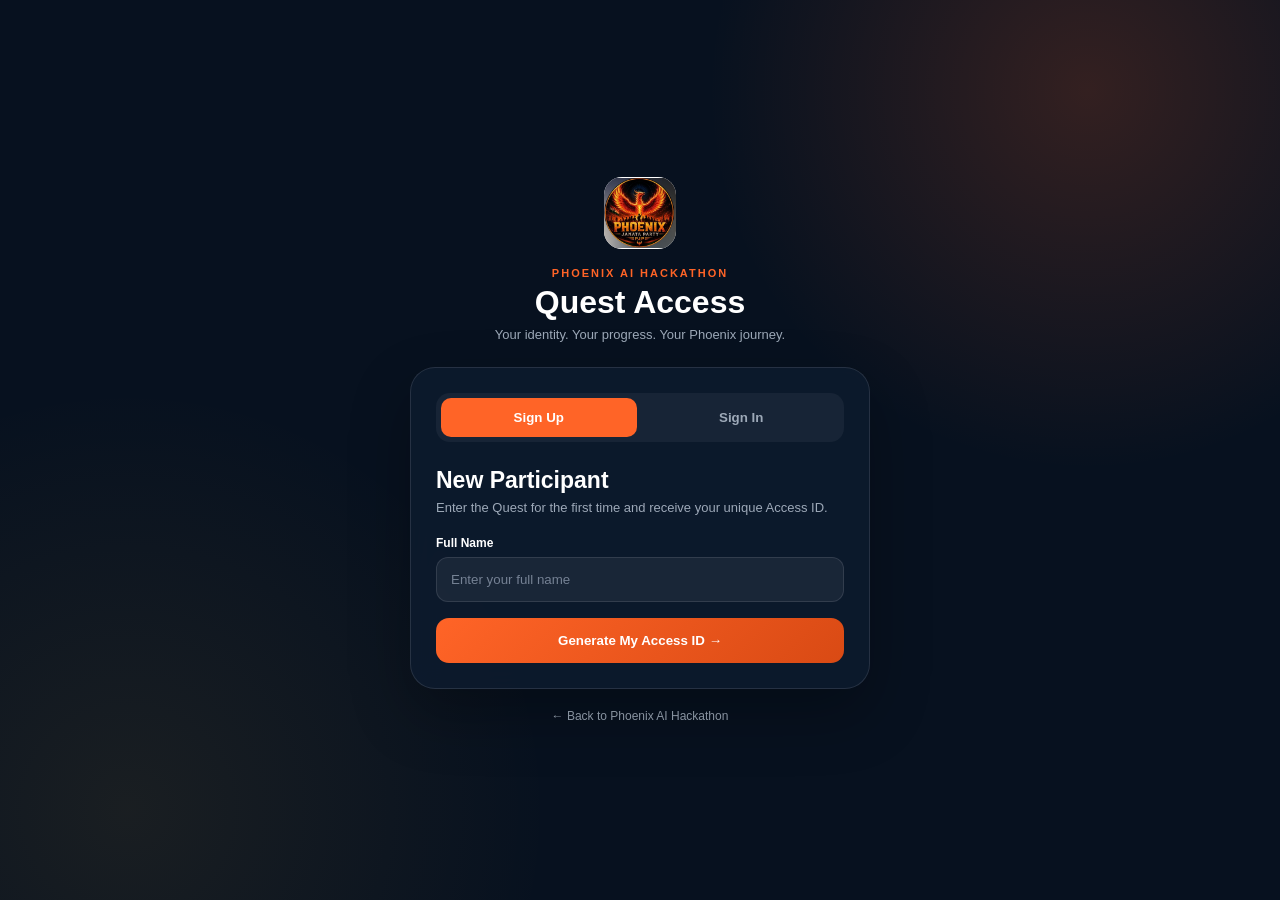
<file: quest-access.html>
<!DOCTYPE html>
<html lang="en">
<head>
<meta charset="UTF-8">
<meta name="viewport" content="width=device-width,initial-scale=1.0">
<meta name="theme-color" content="#07111f">

<title>Phoenix Quest | Access Portal</title>

<style>
*{box-sizing:border-box;margin:0;padding:0}

:root{
  --bg:#07111f;
  --card:#0d1b2e;
  --navy:#12233f;
  --orange:#ff6427;
  --gold:#f4b942;
  --white:#fff;
  --muted:#9da9b8;
  --border:rgba(255,255,255,.11);
}

body{
  min-height:100vh;
  font-family:Arial,Helvetica,sans-serif;
  background:
    radial-gradient(circle at 85% 10%,rgba(255,100,39,.18),transparent 28%),
    radial-gradient(circle at 10% 90%,rgba(244,185,66,.08),transparent 30%),
    var(--bg);
  color:var(--white);
  display:flex;
  align-items:center;
  justify-content:center;
  padding:24px;
}

.portal{
  width:min(100%,460px);
}

.brand{
  text-align:center;
  margin-bottom:25px;
}

.logo{
  width:72px;
  height:72px;
  object-fit:contain;
  border-radius:18px;
  margin:0 auto 14px;
  background:white;
}

.brand small{
  display:block;
  color:var(--orange);
  font-size:11px;
  font-weight:900;
  letter-spacing:2px;
  margin-bottom:7px;
}

.brand h1{
  font-size:32px;
  line-height:1;
}

.brand p{
  color:var(--muted);
  font-size:13px;
  margin-top:9px;
}

.card{
  background:rgba(13,27,46,.88);
  backdrop-filter:blur(15px);
  border:1px solid var(--border);
  border-radius:25px;
  padding:25px;
  box-shadow:0 25px 60px rgba(0,0,0,.28);
}

.tabs{
  display:grid;
  grid-template-columns:1fr 1fr;
  gap:7px;
  background:rgba(255,255,255,.05);
  padding:5px;
  border-radius:14px;
  margin-bottom:25px;
}

.tab{
  border:0;
  border-radius:10px;
  padding:12px;
  background:transparent;
  color:var(--muted);
  font-weight:900;
  cursor:pointer;
}

.tab.active{
  background:var(--orange);
  color:white;
}

.panel{display:none}
.panel.active{display:block}

.panel h2{
  font-size:23px;
  margin-bottom:6px;
}

.intro{
  color:var(--muted);
  font-size:13px;
  margin-bottom:21px;
}

label{
  display:block;
  font-size:12px;
  font-weight:800;
  margin-bottom:7px;
}

input{
  width:100%;
  border:1px solid var(--border);
  background:rgba(255,255,255,.06);
  color:white;
  border-radius:12px;
  padding:14px;
  outline:none;
  margin-bottom:16px;
}

input:focus{
  border-color:var(--orange);
}

input::placeholder{
  color:#758294;
}

.submit{
  width:100%;
  border:0;
  border-radius:13px;
  padding:15px;
  background:linear-gradient(135deg,var(--orange),#d94a14);
  color:white;
  font-weight:900;
  cursor:pointer;
}

.submit:active{
  transform:scale(.99);
}

.message{
  display:none;
  margin-top:15px;
  padding:12px;
  border-radius:11px;
  font-size:13px;
  line-height:1.45;
}

.message.show{display:block}

.message.error{
  background:rgba(255,70,70,.10);
  border:1px solid rgba(255,90,90,.25);
  color:#ffb3b3;
}

.message.success{
  background:rgba(80,220,140,.10);
  border:1px solid rgba(80,220,140,.25);
  color:#a9f2c8;
}

.access-result{
  display:none;
  margin-top:17px;
  padding:17px;
  border:1px solid rgba(244,185,66,.25);
  background:rgba(244,185,66,.07);
  border-radius:14px;
  text-align:center;
}

.access-result.show{display:block}

.access-result small{
  color:var(--muted);
}

.access-id{
  font-size:25px;
  color:var(--gold);
  font-weight:900;
  letter-spacing:2px;
  margin:5px 0;
  word-break:break-all;
}

.warning{
  color:var(--muted);
  font-size:11px;
}

.continue-btn{
  display:inline-block;
  width:100%;
  margin-top:14px;
  padding:14px;
  border-radius:12px;
  background:white;
  color:var(--navy);
  font-weight:900;
  text-decoration:none;
}

.back{
  display:block;
  text-align:center;
  color:var(--muted);
  font-size:12px;
  margin-top:20px;
  text-decoration:none;
}

.back:hover{color:white}

@media(max-width:480px){
  body{padding:16px}
  .card{padding:20px}
  .brand h1{font-size:28px}
}
</style>
</head>

<body>

<main class="portal">

  <div class="brand">
    <img src="images/logo.jpg" class="logo" alt="Phoenix Logo">

    <small>PHOENIX AI HACKATHON</small>

    <h1>Quest Access</h1>

    <p>
      Your identity. Your progress. Your Phoenix journey.
    </p>
  </div>


  <section class="card">

    <div class="tabs">
      <button class="tab active" id="signupTab" type="button">
        Sign Up
      </button>

      <button class="tab" id="signinTab" type="button">
        Sign In
      </button>
    </div>


    <!-- SIGN UP -->

    <div class="panel active" id="signupPanel">

      <h2>New Participant</h2>

      <p class="intro">
        Enter the Quest for the first time and receive your unique Access ID.
      </p>

      <form id="signupForm">

        <label for="signupName">Full Name</label>

        <input
          id="signupName"
          type="text"
          placeholder="Enter your full name"
          autocomplete="name"
          required
        >

        <button class="submit" type="submit">
          Generate My Access ID →
        </button>

      </form>

      <div id="signupMessage" class="message"></div>


      <div class="access-result" id="accessResult">

        <small>Your Phoenix Access ID</small>

        <div class="access-id" id="generatedAccessId">
          —
        </div>

        <p class="warning">
          Save this ID. You will use the same ID whenever you return to the Quest.
        </p>

        <a href="quest.html" class="continue-btn">
          Enter Phoenix Quest 🔥
        </a>

      </div>

    </div>


    <!-- SIGN IN -->

    <div class="panel" id="signinPanel">

      <h2>Welcome Back</h2>

      <p class="intro">
        Enter your existing Access ID to continue from where you stopped.
      </p>

      <form id="signinForm">

        <label for="signinId">Access ID</label>

        <input
          id="signinId"
          type="text"
          placeholder="Enter your Access ID"
          autocomplete="off"
          required
        >

        <button class="submit" type="submit">
          Continue My Quest →
        </button>

      </form>

      <div id="signinMessage" class="message"></div>

    </div>

  </section>


  <a href="index.html" class="back">
    ← Back to Phoenix AI Hackathon
  </a>

</main>


<script src="quest.js"></script>

<script>
const signupTab = document.getElementById("signupTab");
const signinTab = document.getElementById("signinTab");
const signupPanel = document.getElementById("signupPanel");
const signinPanel = document.getElementById("signinPanel");

function switchAccess(mode){

  const signup = mode === "signup";

  signupTab.classList.toggle("active",signup);
  signinTab.classList.toggle("active",!signup);

  signupPanel.classList.toggle("active",signup);
  signinPanel.classList.toggle("active",!signup);
}

signupTab.addEventListener("click",()=>{
  switchAccess("signup");
});

signinTab.addEventListener("click",()=>{
  switchAccess("signin");
});


function showAccessMessage(element,text,type){

  element.textContent=text;
  element.className="message show "+type;
}


/*
  These events call functions from quest.js.

  Expected quest.js functions:

  PhoenixQuest.signUp(name)
  PhoenixQuest.signIn(accessId)

  signUp should return something similar to:

  {
    success:true,
    accessId:"PHX-XXXXXX"
  }

  signIn should return:

  {
    success:true
  }
*/


document
.getElementById("signupForm")
.addEventListener("submit",function(event){

  event.preventDefault();

  const name =
    document
    .getElementById("signupName")
    .value
    .trim();

  const message =
    document.getElementById("signupMessage");

  if(!name){
    showAccessMessage(message,"Please enter your full name.","error");
    return;
  }

  if(
    typeof PhoenixQuest === "undefined" ||
    typeof PhoenixQuest.signUp !== "function"
  ){
    showAccessMessage(
      message,
      "Quest system is not connected correctly.",
      "error"
    );
    return;
  }

  const result = PhoenixQuest.signUp(name);

  if(!result || !result.success){

    showAccessMessage(
      message,
      result?.message || "Unable to create participant access.",
      "error"
    );

    return;
  }

  document.getElementById("generatedAccessId").textContent =
    result.accessId;

  document.getElementById("accessResult").classList.add("show");

  showAccessMessage(
    message,
    "Access created successfully. Save your ID before continuing.",
    "success"
  );

});


document
.getElementById("signinForm")
.addEventListener("submit",function(event){

  event.preventDefault();

  const accessId =
    document
    .getElementById("signinId")
    .value
    .trim()
    .toUpperCase();

  const message =
    document.getElementById("signinMessage");

  if(!accessId){

    showAccessMessage(
      message,
      "Please enter your Access ID.",
      "error"
    );

    return;
  }

  if(
    typeof PhoenixQuest === "undefined" ||
    typeof PhoenixQuest.signIn !== "function"
  ){

    showAccessMessage(
      message,
      "Quest system is not connected correctly.",
      "error"
    );

    return;
  }

  const result =
    PhoenixQuest.signIn(accessId);

  if(!result || !result.success){

    showAccessMessage(
      message,
      result?.message || "Access ID not found.",
      "error"
    );

    return;
  }

  showAccessMessage(
    message,
    "Identity verified. Restoring your Quest progress...",
    "success"
  );

  setTimeout(function(){
    window.location.href="quest.html";
  },500);

});
</script>

</body>
</html>
</file>
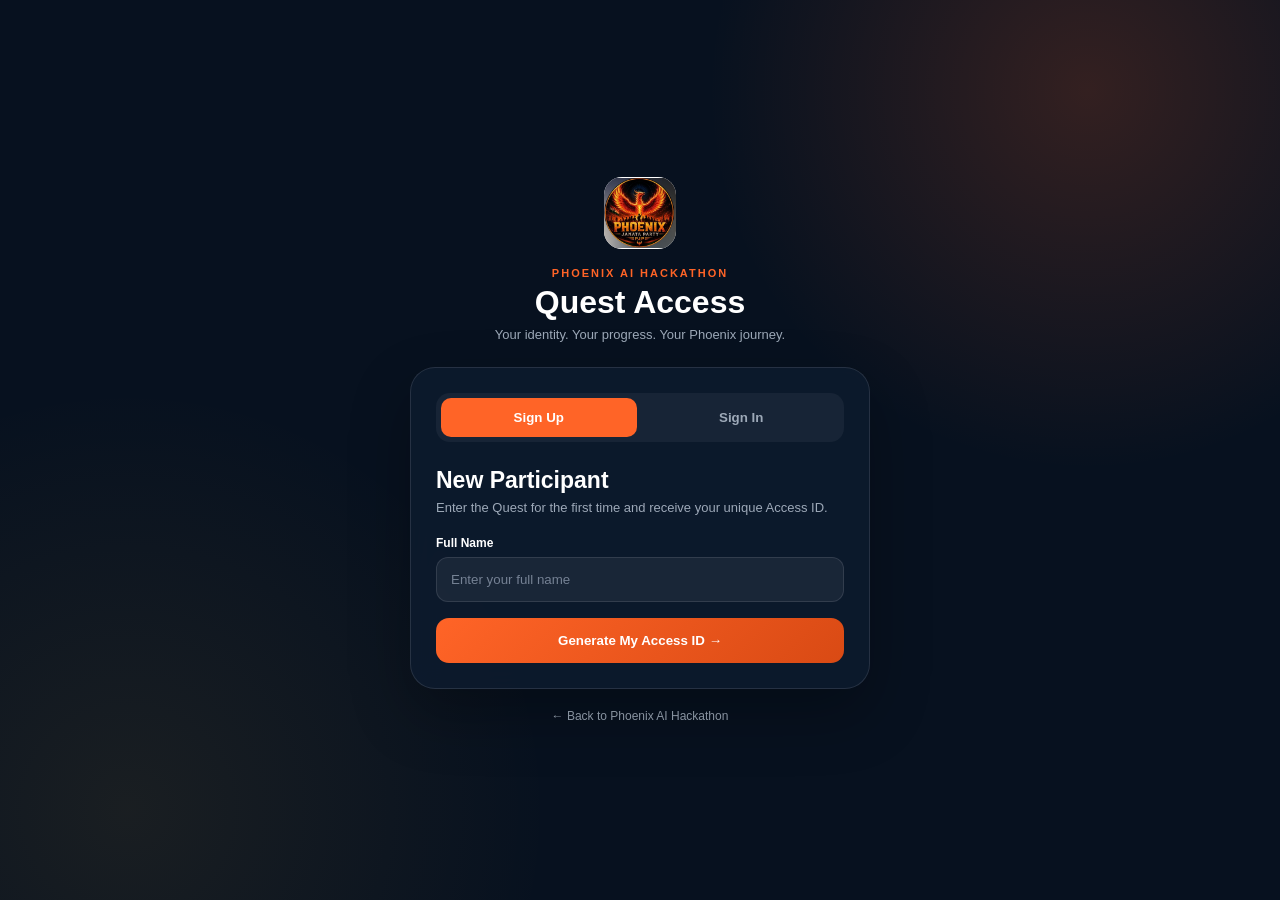
<file: quest.html>
<!DOCTYPE html>
<html lang="en">

<head>

  <meta charset="UTF-8">

  <meta
    name="viewport"
    content="width=device-width, initial-scale=1.0"
  >

  <meta
    name="theme-color"
    content="#07111f"
  >

  <title>
    Phoenix Quest | 10 Gates
  </title>


  <style>

    *{
      box-sizing:border-box;
      margin:0;
      padding:0;
    }

    :root{
      --bg:#07111f;
      --card:#0d1b2e;
      --navy:#12233f;
      --orange:#ff6427;
      --gold:#f4b942;
      --white:#ffffff;
      --muted:#98a6b7;
      --border:rgba(255,255,255,.10);
      --red:#ff5151;
      --green:#4fd68b;
    }

    body{
      min-height:100vh;

      font-family:
        Arial,
        Helvetica,
        sans-serif;

      background:
        radial-gradient(
          circle at 90% 5%,
          rgba(255,100,39,.15),
          transparent 30%
        ),
        var(--bg);

      color:var(--white);
    }


    /* HEADER */

    header{
      position:sticky;
      top:0;
      z-index:100;

      background:
        rgba(7,17,31,.92);

      backdrop-filter:blur(15px);

      border-bottom:
        1px solid var(--border);
    }

    .nav{
      width:min(1100px,calc(100% - 24px));
      min-height:68px;
      margin:auto;

      display:flex;
      align-items:center;
      justify-content:space-between;

      gap:15px;
    }

    .brand{
      display:flex;
      align-items:center;
      gap:10px;
    }

    .brand img{
      width:42px;
      height:42px;
      object-fit:contain;
      border-radius:11px;
      background:white;
    }

    .brand strong{
      display:block;
      font-size:13px;
    }

    .brand span{
      display:block;
      color:var(--muted);
      font-size:10px;
    }

    .exit{
      color:var(--muted);
      text-decoration:none;
      font-size:12px;
      font-weight:800;
    }


    /* MAIN */

    .quest{
      width:min(820px,calc(100% - 24px));
      margin:auto;
      padding:32px 0 70px;
    }


    /* PLAYER BAR */

    .player-bar{
      display:grid;
      grid-template-columns:1fr auto;
      gap:15px;

      background:
        rgba(255,255,255,.05);

      border:
        1px solid var(--border);

      border-radius:16px;

      padding:15px 17px;

      margin-bottom:18px;
    }

    .player-bar span{
      display:block;

      color:var(--muted);

      font-size:10px;

      text-transform:uppercase;

      letter-spacing:1px;
    }

    .player-bar strong{
      display:block;
      margin-top:2px;
    }

    .xp{
      color:var(--gold);
      text-align:right;
    }


    /* GATE PROGRESS */

    .gate-progress{
      display:grid;
      grid-template-columns:
        repeat(10,1fr);

      gap:5px;

      margin-bottom:20px;
    }

    .gate-dot{
      height:6px;

      border-radius:20px;

      background:
        rgba(255,255,255,.10);
    }

    .gate-dot.done{
      background:var(--orange);
    }

    .gate-dot.current{
      background:var(--gold);
    }


    /* GATE CARD */

    .gate-card{
      background:
        rgba(13,27,46,.92);

      border:
        1px solid var(--border);

      border-radius:26px;

      overflow:hidden;

      box-shadow:
        0 25px 70px
        rgba(0,0,0,.28);
    }

    .gate-top{
      padding:28px;

      background:
        linear-gradient(
          145deg,
          rgba(255,100,39,.16),
          rgba(255,255,255,.02)
        );

      border-bottom:
        1px solid var(--border);
    }

    .gate-number{
      color:var(--orange);

      font-size:11px;

      font-weight:900;

      letter-spacing:2px;

      margin-bottom:9px;
    }

    .gate-top h1{
      font-size:
        clamp(28px,7vw,45px);

      line-height:1;
    }

    .gate-subtitle{
      color:var(--muted);

      margin-top:10px;

      font-size:13px;
    }


    /* CLUE */

    .gate-body{
      padding:28px;
    }

    .clue{
      color:#edf1f6;

      font-size:
        clamp(17px,4vw,21px);

      line-height:1.75;

      white-space:pre-line;

      margin-bottom:27px;
    }


    /* XP RULE */

    .xp-rule{
      display:flex;
      flex-wrap:wrap;
      gap:7px;

      margin-bottom:22px;
    }

    .xp-chip{
      padding:6px 9px;

      border-radius:50px;

      background:
        rgba(255,255,255,.06);

      color:var(--muted);

      font-size:10px;

      font-weight:800;
    }


    /* ANSWER FIELD */

    .answer-label{
      display:block;

      font-size:11px;

      font-weight:900;

      margin-bottom:7px;
    }

    .answer-wrap{
      position:relative;
    }

    #gateAnswer{
      width:100%;

      padding:15px 50px 15px 14px;

      border-radius:13px;

      border:
        1px solid var(--border);

      outline:none;

      background:
        rgba(255,255,255,.06);

      color:white;

      font-size:15px;
    }

    #gateAnswer:focus{
      border-color:var(--orange);
    }

    #gateAnswer.error{
      border-color:var(--red);
      background:
        rgba(255,81,81,.07);

      animation:shake .35s;
    }

    .eye{
      position:absolute;

      right:7px;
      top:50%;

      transform:
        translateY(-50%);

      width:40px;
      height:40px;

      border:0;

      background:transparent;

      color:white;

      cursor:pointer;
    }

    @keyframes shake{

      0%,100%{
        transform:translateX(0);
      }

      25%{
        transform:translateX(-7px);
      }

      50%{
        transform:translateX(7px);
      }

      75%{
        transform:translateX(-4px);
      }

    }


    /* MESSAGE */

    .gate-message{
      min-height:22px;

      margin-top:10px;

      font-size:12px;

      font-weight:800;
    }

    .gate-message.error{
      color:#ff9b9b;
    }

    .gate-message.success{
      color:var(--green);
    }


    /* BUTTON */

    .unlock-btn{
      width:100%;

      margin-top:12px;

      padding:15px;

      border:0;

      border-radius:13px;

      background:
        linear-gradient(
          135deg,
          var(--orange),
          #d94a14
        );

      color:white;

      font-weight:900;

      cursor:pointer;
    }


    /* LOADING */

    .loading{
      text-align:center;
      padding:70px 20px;
      color:var(--muted);
    }


    @media(max-width:500px){

      .quest{
        padding-top:20px;
      }

      .gate-top,
      .gate-body{
        padding:22px 18px;
      }

      .brand span{
        display:none;
      }

      .player-bar{
        padding:13px;
      }

    }

  </style>

</head>


<body>


<header>

  <div class="nav">


    <a
      href="index.html"
      class="brand"
      style="text-decoration:none;color:white;"
    >

      <img
        src="images/logo.jpg"
        alt="Phoenix Logo"
      >

      <div>

        <strong>
          PHOENIX QUEST
        </strong>

        <span>
          10 Gates • 300 XP
        </span>

      </div>

    </a>


    <a
      href="index.html"
      class="exit"
    >
      Exit Quest
    </a>


  </div>

</header>



<main class="quest">


  <!-- PARTICIPANT -->

  <section class="player-bar">

    <div>

      <span>
        Phoenix
      </span>

      <strong id="playerName">
        Loading...
      </strong>

    </div>


    <div class="xp">

      <span>
        Quest XP
      </span>

      <strong id="playerXP">
        0 XP
      </strong>

    </div>

  </section>



  <!-- 10 GATE PROGRESS -->

  <div
    id="gateProgress"
    class="gate-progress"
    aria-label="Quest progress"
  >

    <div class="gate-dot"></div>
    <div class="gate-dot"></div>
    <div class="gate-dot"></div>
    <div class="gate-dot"></div>
    <div class="gate-dot"></div>
    <div class="gate-dot"></div>
    <div class="gate-dot"></div>
    <div class="gate-dot"></div>
    <div class="gate-dot"></div>
    <div class="gate-dot"></div>

  </div>



  <!-- LOADING -->

  <div
    id="questLoading"
    class="loading"
  >

    Verifying Phoenix identity...

  </div>



  <!-- GATE -->

  <section
    id="gateCard"
    class="gate-card"
    style="display:none;"
  >


    <div class="gate-top">

      <div
        id="gateNumber"
        class="gate-number"
      >
        GATE 01 / 10
      </div>


      <h1 id="gateTitle">
        Gate Title
      </h1>


      <p
        id="gateSubtitle"
        class="gate-subtitle"
      >
        Solve the clue to continue.
      </p>

    </div>



    <div class="gate-body">


      <div
        id="gateClue"
        class="clue"
      >
        Gate clue appears here.
      </div>



      <div class="xp-rule">

        <span class="xp-chip">
          1st Attempt • 30 XP
        </span>

        <span class="xp-chip">
          2nd • 25 XP
        </span>

        <span class="xp-chip">
          3rd • 20 XP
        </span>

        <span class="xp-chip">
          4th+ • 15 XP
        </span>

      </div>



      <label
        for="gateAnswer"
        class="answer-label"
      >
        ENTER YOUR KEY
      </label>


      <div class="answer-wrap">

        <input
          id="gateAnswer"
          type="password"
          placeholder="Type the exact answer"
          autocomplete="off"
        >


        <button
          id="toggleAnswer"
          class="eye"
          type="button"
          aria-label="Show answer"
        >
          👁
        </button>

      </div>



      <div
        id="gateMessage"
        class="gate-message"
      ></div>



      <button
        id="unlockGateBtn"
        class="unlock-btn"
        type="button"
      >
        UNLOCK GATE →
      </button>


    </div>

  </section>


</main>



<script src="quest.js"></script>


<script>

  /* =========================================
     ANSWER VISIBILITY
  ========================================== */

  const gateAnswer =
    document.getElementById(
      "gateAnswer"
    );


  const toggleAnswer =
    document.getElementById(
      "toggleAnswer"
    );


  toggleAnswer.addEventListener(
    "click",
    function(){

      const hidden =
        gateAnswer.type ===
        "password";


      gateAnswer.type =
        hidden
        ? "text"
        : "password";


      toggleAnswer.textContent =
        hidden
        ? "🙈"
        : "👁";

    }
  );



  /* =========================================
     IMPORTANT

     quest.js should initialise this page.

     Expected methods:

     PhoenixQuest.loadQuestPage()

     PhoenixQuest.submitGateAnswer(answer)

     The actual 10 Gate clues,
     answers, XP attempts and saved
     progress remain inside quest.js.
  ========================================== */


  function startQuestPage(){

    if(
      typeof PhoenixQuest ===
      "undefined"
    ){

      document.getElementById(
        "questLoading"
      ).textContent =
        "Quest engine could not be loaded.";

      return;
    }


    if(
      typeof PhoenixQuest
      .loadQuestPage ===
      "function"
    ){

      PhoenixQuest.loadQuestPage();

    }

  }


  document
  .getElementById(
    "unlockGateBtn"
  )
  .addEventListener(
    "click",
    function(){

      const answer =
        gateAnswer
        .value
        .trim();


      if(!answer){

        const message =
          document.getElementById(
            "gateMessage"
          );


        message.textContent =
          "Enter a key before attempting to unlock the Gate.";


        message.className =
          "gate-message error";


        gateAnswer
          .classList
          .add(
            "error"
          );


        setTimeout(
          function(){

            gateAnswer
              .classList
              .remove(
                "error"
              );

          },
          400
        );


        return;

      }


      if(
        typeof PhoenixQuest
        .submitGateAnswer ===
        "function"
      ){

        PhoenixQuest
          .submitGateAnswer(
            answer
          );

      }

    }
  );



  /* ENTER KEY ALSO SUBMITS */

  gateAnswer.addEventListener(
    "keydown",
    function(event){

      if(
        event.key ===
        "Enter"
      ){

        event.preventDefault();

        document
        .getElementById(
          "unlockGateBtn"
        )
        .click();

      }

    }
  );



  document.addEventListener(
    "DOMContentLoaded",
    startQuestPage
  );

</script>


</body>

</html>
</file>
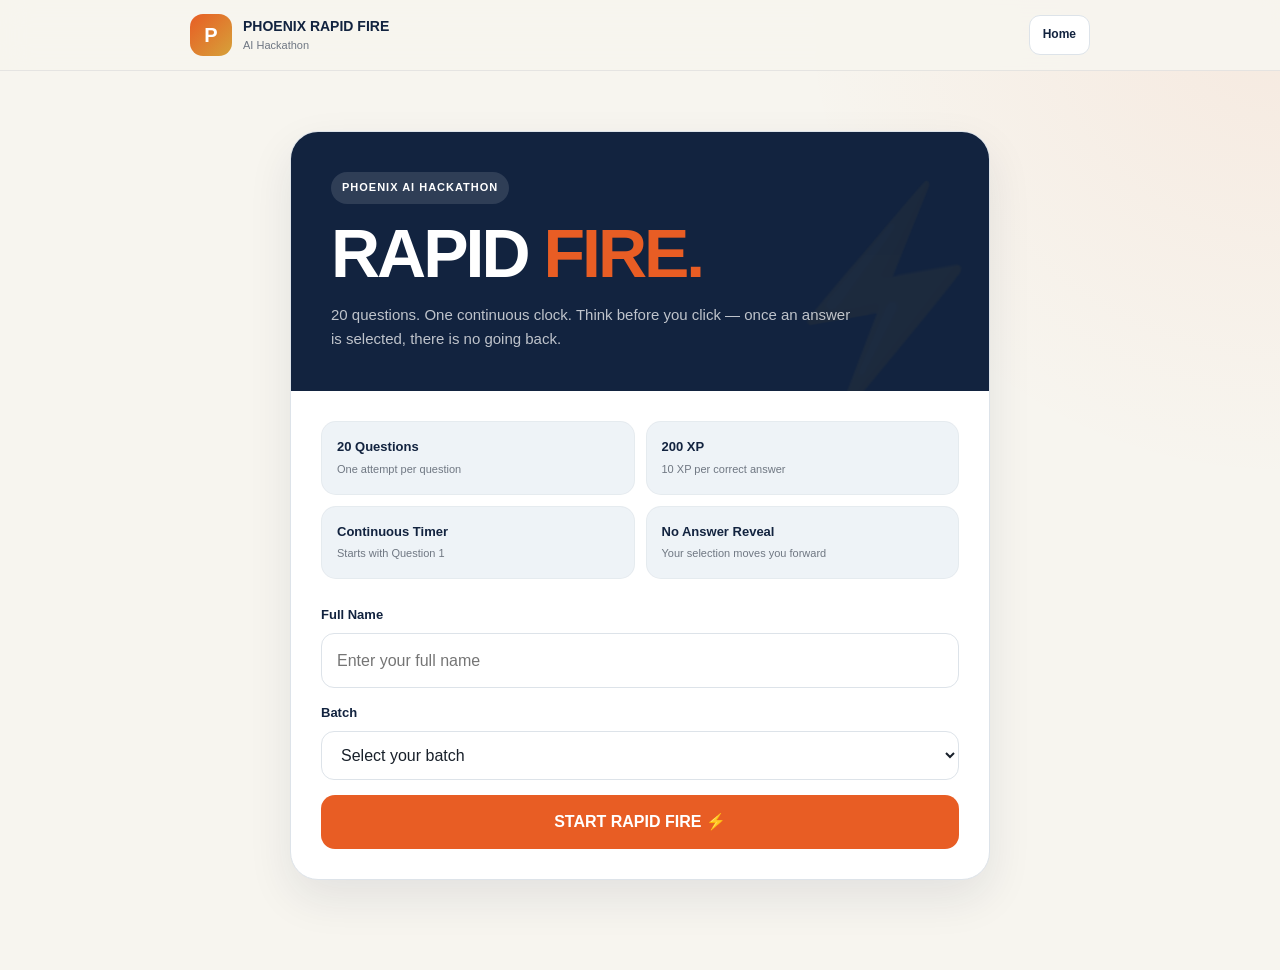
<file: rapid-fire.html>
<!DOCTYPE html>
<html lang="en">

<head>
  <meta charset="UTF-8">
  <meta name="viewport" content="width=device-width, initial-scale=1.0">
  <meta name="theme-color" content="#f7f5ef">

  <title>Rapid Fire | Phoenix AI Hackathon</title>

  <!-- Rapid Fire Design -->
  <link rel="stylesheet" href="rapid-fire.css">
</head>

<body>

  <!-- =========================
       HEADER
  ========================== -->

  <header class="topbar">
    <div class="topbar-inner">

      <a href="index.html" class="brand">
        <div class="brand-icon">P</div>

        <div>
          <strong>PHOENIX RAPID FIRE</strong>
          <span>AI Hackathon</span>
        </div>
      </a>

      <a href="index.html" class="home-btn">
        Home
      </a>

    </div>
  </header>


  <main class="main-container">


    <!-- =========================
         START SCREEN
    ========================== -->

    <section id="startScreen" class="screen active">

      <div class="start-card">

        <div class="start-hero">

          <span class="tag">
            PHOENIX AI HACKATHON
          </span>

          <h1>
            RAPID <span>FIRE.</span>
          </h1>

          <p>
            20 questions. One continuous clock.
            Think before you click — once an answer
            is selected, there is no going back.
          </p>

        </div>


        <div class="start-content">

          <div class="rules-grid">

            <div class="rule-box">
              <strong>20 Questions</strong>
              <span>One attempt per question</span>
            </div>

            <div class="rule-box">
              <strong>200 XP</strong>
              <span>10 XP per correct answer</span>
            </div>

            <div class="rule-box">
              <strong>Continuous Timer</strong>
              <span>Starts with Question 1</span>
            </div>

            <div class="rule-box">
              <strong>No Answer Reveal</strong>
              <span>Your selection moves you forward</span>
            </div>

          </div>


          <!-- Participant Name -->

          <div class="input-group">

            <label for="participantName">
              Full Name
            </label>

            <input
              type="text"
              id="participantName"
              placeholder="Enter your full name"
              autocomplete="name"
              maxlength="50"
            >

          </div>


          <!-- Participant Batch -->

          <div class="input-group">

            <label for="participantBatch">
              Batch
            </label>

            <select id="participantBatch">

              <option value="">
                Select your batch
              </option>

              <option value="1">Batch 1</option>
              <option value="2">Batch 2</option>
              <option value="3">Batch 3</option>
              <option value="4">Batch 4</option>

            </select>

          </div>


          <div id="startError" class="error-message"></div>


          <button id="startBtn" class="primary-btn">
            START RAPID FIRE ⚡
          </button>

        </div>

      </div>

    </section>



    <!-- =========================
         QUIZ SCREEN
    ========================== -->

    <section id="quizScreen" class="screen">

      <div class="quiz-container">


        <!-- LIVE STATUS -->

        <div class="status-grid">

          <div class="status-card">
            <span>QUESTION</span>

            <strong id="questionNumber">
              1 / 20
            </strong>
          </div>


          <div class="status-card">
            <span>SCORE</span>

            <strong id="liveScore" class="orange-text">
              0 XP
            </strong>
          </div>


          <div class="status-card">
            <span>TIME</span>

            <strong id="liveTimer">
              00:00
            </strong>
          </div>

        </div>



        <!-- PROGRESS -->

        <div class="progress-info">

          <span>Rapid Fire Progress</span>

          <span id="progressPercent">
            5%
          </span>

        </div>


        <div class="progress-track">

          <div
            id="progressBar"
            class="progress-bar">
          </div>

        </div>



        <!-- QUESTION -->

        <div class="question-card">

          <div id="questionLabel" class="question-label">
            QUESTION 01
          </div>


          <h2 id="questionText">
            Loading question...
          </h2>


          <div id="optionsContainer" class="options">

            <!--
              JavaScript automatically
              inserts A, B, C and D here.
            -->

          </div>

        </div>


        <div class="quiz-note">
          Once selected, your answer is locked.
          There is no Previous or Next button.
        </div>

      </div>

    </section>



    <!-- =========================
         RESULT SCREEN
    ========================== -->

    <section id="resultScreen" class="screen">

      <div class="result-card">


        <div class="result-top">

          <div class="result-icon">
            ⚡
          </div>

          <span class="tag">
            RAPID FIRE COMPLETE
          </span>


          <h1 id="resultParticipantName">
            Well Done!
          </h1>


          <p>
            Your Rapid Fire attempt has been completed.
          </p>

        </div>



        <div class="result-content">


          <div class="final-score">

            <span>FINAL SCORE</span>

            <strong id="finalScore">
              0 / 200 XP
            </strong>

          </div>



          <div class="result-grid">


            <div class="result-stat">

              <span>
                Correct
              </span>

              <strong id="finalCorrect">
                0 / 20
              </strong>

            </div>


            <div class="result-stat">

              <span>
                Total Time
              </span>

              <strong id="finalTime">
                00:00
              </strong>

            </div>


            <div class="result-stat">

              <span>
                Position
              </span>

              <strong id="finalRank">
                —
              </strong>

            </div>


          </div>


          <div class="privacy-note">

            Correct answers are not revealed.
            Your score and completion time have been recorded.

          </div>



          <div class="result-buttons">

            <button
              id="leaderboardBtn"
              class="primary-btn">

              VIEW LEADERBOARD

            </button>


            <a
              href="index.html"
              class="secondary-btn">

              RETURN HOME

            </a>

          </div>

        </div>

      </div>

    </section>



    <!-- =========================
         LEADERBOARD SCREEN
    ========================== -->

    <section id="leaderboardScreen" class="screen">

      <div class="leaderboard-card">


        <div class="leaderboard-heading">

          <span class="tag">
            LIVE RANKINGS
          </span>

          <h1>
            ⚡ Rapid Fire Leaderboard
          </h1>

          <p>
            Phoenix AI Hackathon
          </p>

        </div>



        <div class="leaderboard-table">


          <div class="leaderboard-row leaderboard-header">

            <div>RANK</div>

            <div>PARTICIPANT</div>

            <div>SCORE</div>

            <div>TIME</div>

          </div>



          <!-- JS will generate participant rows -->

          <div id="leaderboardRows"></div>


        </div>



        <button
          id="backToResultBtn"
          class="secondary-btn leaderboard-back">

          ← BACK TO RESULT

        </button>


      </div>

    </section>


  </main>



  <!-- =========================
       JAVASCRIPT
  ========================== -->

  <script src="rapid-fire.js"></script>

</body>

</html>
</file>
<file: rapid-fire.css>
/* =====================================================
   PHOENIX RAPID FIRE
   rapid-fire.css
===================================================== */

:root {
  --bg: #f7f5ef;
  --white: #ffffff;
  --soft: #eef3f7;

  --navy: #12233f;
  --navy-light: #1d3152;

  --orange: #e85d24;
  --orange-dark: #c84917;
  --gold: #d6a23a;

  --text: #18202a;
  --muted: #6f7782;
  --border: #dde3e9;

  --red: #c9342f;

  --shadow: 0 18px 45px rgba(18, 35, 63, 0.09);
  --radius: 24px;
}


/* =========================
   RESET
========================= */

* {
  box-sizing: border-box;
  margin: 0;
  padding: 0;
}

html {
  scroll-behavior: smooth;
}

body {
  min-height: 100vh;

  font-family: Arial, Helvetica, sans-serif;

  background:
    radial-gradient(
      circle at top right,
      rgba(232, 93, 36, 0.08),
      transparent 30%
    ),
    var(--bg);

  color: var(--text);

  line-height: 1.6;
}

button,
input,
select {
  font: inherit;
}

button {
  cursor: pointer;
}

a {
  text-decoration: none;
  color: inherit;
}


/* =========================
   HEADER
========================= */

.topbar {
  position: sticky;
  top: 0;
  z-index: 100;

  background: rgba(247, 245, 239, 0.94);

  backdrop-filter: blur(15px);
  -webkit-backdrop-filter: blur(15px);

  border-bottom: 1px solid rgba(18, 35, 63, 0.08);
}

.topbar-inner {
  width: min(900px, calc(100% - 24px));

  min-height: 70px;

  margin: auto;

  display: flex;
  align-items: center;
  justify-content: space-between;

  gap: 15px;
}

.brand {
  display: flex;
  align-items: center;

  gap: 11px;
}

.brand-icon {
  width: 42px;
  height: 42px;

  flex: 0 0 42px;

  display: grid;
  place-items: center;

  border-radius: 13px;

  background:
    linear-gradient(
      135deg,
      var(--orange),
      var(--gold)
    );

  color: white;

  font-size: 20px;
  font-weight: 900;
}

.brand strong {
  display: block;

  color: var(--navy);

  font-size: 14px;
}

.brand span {
  display: block;

  color: var(--muted);

  font-size: 11px;
}

.home-btn {
  padding: 9px 13px;

  border: 1px solid var(--border);

  border-radius: 11px;

  background: white;

  color: var(--navy);

  font-size: 12px;
  font-weight: 800;

  transition: 0.2s;
}

.home-btn:hover {
  transform: translateY(-1px);

  border-color: var(--navy);
}


/* =========================
   MAIN
========================= */

.main-container {
  width: min(900px, calc(100% - 24px));

  margin: auto;

  padding: 40px 0 70px;
}

.screen {
  display: none;
}

.screen.active {
  display: block;

  animation: screenIn 0.35s ease;
}

@keyframes screenIn {

  from {
    opacity: 0;
    transform: translateY(10px);
  }

  to {
    opacity: 1;
    transform: translateY(0);
  }

}


/* =========================
   COMMON TAG
========================= */

.tag {
  display: inline-block;

  padding: 7px 11px;

  border-radius: 50px;

  background: rgba(255, 255, 255, 0.12);

  font-size: 11px;
  font-weight: 900;

  letter-spacing: 1px;
}


/* =========================
   START SCREEN
========================= */

.start-card {
  max-width: 700px;

  margin: 20px auto;

  overflow: hidden;

  background: white;

  border: 1px solid var(--border);

  border-radius: 28px;

  box-shadow: var(--shadow);
}

.start-hero {
  position: relative;

  overflow: hidden;

  padding: 40px;

  background: var(--navy);

  color: white;
}

.start-hero::after {
  content: "⚡";

  position: absolute;

  right: -15px;
  bottom: -55px;

  font-size: 190px;

  opacity: 0.04;

  transform: rotate(-10deg);
}

.start-hero h1 {
  position: relative;
  z-index: 1;

  margin-top: 17px;

  font-size: clamp(44px, 9vw, 68px);

  line-height: 0.95;

  letter-spacing: -3px;
}

.start-hero h1 span {
  color: var(--orange);
}

.start-hero p {
  position: relative;
  z-index: 1;

  max-width: 530px;

  margin-top: 18px;

  color: rgba(255, 255, 255, 0.73);

  font-size: 15px;
}

.start-content {
  padding: 30px;
}


/* =========================
   RULES
========================= */

.rules-grid {
  display: grid;

  grid-template-columns: repeat(2, 1fr);

  gap: 11px;

  margin-bottom: 26px;
}

.rule-box {
  padding: 15px;

  background: var(--soft);

  border: 1px solid rgba(18, 35, 63, 0.04);

  border-radius: 15px;
}

.rule-box strong {
  display: block;

  margin-bottom: 3px;

  color: var(--navy);

  font-size: 13px;
}

.rule-box span {
  display: block;

  color: var(--muted);

  font-size: 11px;
}


/* =========================
   FORM
========================= */

.input-group {
  margin-bottom: 15px;
}

.input-group label {
  display: block;

  margin-bottom: 7px;

  color: var(--navy);

  font-size: 13px;
  font-weight: 800;
}

.input-group input,
.input-group select {
  width: 100%;

  padding: 14px 15px;

  border: 1px solid var(--border);

  border-radius: 13px;

  outline: none;

  background: white;

  color: var(--text);

  transition: 0.2s;
}

.input-group input:focus,
.input-group select:focus {
  border-color: var(--orange);

  box-shadow:
    0 0 0 3px
    rgba(232, 93, 36, 0.09);
}

.error-message {
  display: none;

  margin-bottom: 13px;

  padding: 11px 13px;

  border-radius: 11px;

  background: #fff0ef;

  color: var(--red);

  font-size: 12px;
  font-weight: 700;
}


/* =========================
   BUTTONS
========================= */

.primary-btn,
.secondary-btn {
  width: 100%;

  display: flex;
  align-items: center;
  justify-content: center;

  border: none;

  border-radius: 14px;

  padding: 14px 18px;

  font-weight: 900;

  transition:
    transform 0.2s,
    background 0.2s;
}

.primary-btn {
  background: var(--orange);

  color: white;
}

.primary-btn:hover {
  background: var(--orange-dark);

  transform: translateY(-2px);
}

.secondary-btn {
  background: white;

  color: var(--navy);

  border: 1px solid var(--border);
}

.secondary-btn:hover {
  transform: translateY(-2px);

  border-color: var(--navy);
}


/* =========================
   QUIZ
========================= */

.quiz-container {
  max-width: 780px;

  margin: auto;
}

.status-grid {
  display: grid;

  grid-template-columns: repeat(3, 1fr);

  gap: 10px;

  margin-bottom: 18px;
}

.status-card {
  padding: 14px;

  text-align: center;

  background: white;

  border: 1px solid var(--border);

  border-radius: 15px;
}

.status-card span {
  display: block;

  color: var(--muted);

  font-size: 10px;
  font-weight: 900;

  letter-spacing: 0.8px;
}

.status-card strong {
  display: block;

  margin-top: 3px;

  color: var(--navy);

  font-size: 21px;
}

.orange-text {
  color: var(--orange) !important;
}


/* =========================
   PROGRESS
========================= */

.progress-info {
  display: flex;
  align-items: center;
  justify-content: space-between;

  margin-bottom: 7px;

  color: var(--muted);

  font-size: 11px;
  font-weight: 700;
}

.progress-track {
  width: 100%;
  height: 8px;

  overflow: hidden;

  margin-bottom: 18px;

  border-radius: 100px;

  background: #e4e8ec;
}

.progress-bar {
  width: 5%;
  height: 100%;

  border-radius: inherit;

  background:
    linear-gradient(
      90deg,
      var(--orange),
      var(--gold)
    );

  transition: width 0.3s ease;
}


/* =========================
   QUESTION CARD
========================= */

.question-card {
  min-height: 430px;

  padding: 34px;

  background: white;

  border: 1px solid var(--border);

  border-radius: 24px;

  box-shadow: var(--shadow);
}

.question-label {
  margin-bottom: 14px;

  color: var(--orange-dark);

  font-size: 11px;
  font-weight: 900;

  letter-spacing: 1px;
}

.question-card h2 {
  margin-bottom: 27px;

  color: var(--navy);

  font-size: clamp(22px, 4vw, 30px);

  line-height: 1.25;
}


/* =========================
   OPTIONS
========================= */

.options {
  display: grid;

  gap: 11px;
}

.option-btn {
  width: 100%;

  display: flex;
  align-items: center;

  gap: 13px;

  padding: 14px;

  text-align: left;

  border: 1px solid var(--border);

  border-radius: 15px;

  background: white;

  color: var(--text);

  transition:
    transform 0.15s,
    border 0.15s,
    background 0.15s;
}

.option-btn:hover {
  transform: translateY(-1px);

  border-color: var(--navy);
}

.option-letter {
  width: 35px;
  height: 35px;

  flex: 0 0 35px;

  display: grid;
  place-items: center;

  border-radius: 10px;

  background: var(--soft);

  color: var(--navy);

  font-weight: 900;
}

.option-btn.selected {
  border-color: var(--orange);

  background: rgba(232, 93, 36, 0.05);
}

.option-btn.selected .option-letter {
  background: var(--orange);

  color: white;
}

.option-btn:disabled {
  cursor: default;
}

.quiz-note {
  margin-top: 14px;

  text-align: center;

  color: var(--muted);

  font-size: 11px;
}


/* =========================
   RESULT
========================= */

.result-card {
  max-width: 700px;

  margin: 20px auto;

  overflow: hidden;

  background: white;

  border: 1px solid var(--border);

  border-radius: 28px;

  box-shadow: var(--shadow);
}

.result-top {
  position: relative;

  overflow: hidden;

  padding: 38px;

  text-align: center;

  background: var(--navy);

  color: white;
}

.result-icon {
  width: 70px;
  height: 70px;

  display: grid;
  place-items: center;

  margin: 0 auto 16px;

  border-radius: 50%;

  background:
    linear-gradient(
      135deg,
      var(--orange),
      var(--gold)
    );

  font-size: 31px;
}

.result-top h1 {
  margin-top: 14px;

  font-size: clamp(32px, 7vw, 48px);

  line-height: 1;
}

.result-top p {
  margin-top: 11px;

  color: rgba(255, 255, 255, 0.7);

  font-size: 14px;
}

.result-content {
  padding: 30px;
}

.final-score {
  margin-bottom: 25px;

  text-align: center;
}

.final-score span {
  display: block;

  color: var(--muted);

  font-size: 11px;
  font-weight: 900;

  letter-spacing: 1px;
}

.final-score strong {
  display: block;

  margin-top: 6px;

  color: var(--orange);

  font-size: clamp(45px, 10vw, 70px);

  line-height: 1;
}

.result-grid {
  display: grid;

  grid-template-columns: repeat(3, 1fr);

  gap: 10px;

  margin-bottom: 20px;
}

.result-stat {
  padding: 16px 8px;

  text-align: center;

  background: var(--soft);

  border-radius: 14px;
}

.result-stat span {
  display: block;

  margin-bottom: 4px;

  color: var(--muted);

  font-size: 10px;
}

.result-stat strong {
  color: var(--navy);

  font-size: 18px;
}

.privacy-note {
  margin-bottom: 20px;

  padding: 14px;

  border-radius: 13px;

  background: rgba(232, 93, 36, 0.07);

  color: var(--navy);

  font-size: 12px;
}

.result-buttons {
  display: grid;

  grid-template-columns: 1fr 1fr;

  gap: 10px;
}


/* =========================
   LEADERBOARD
========================= */

.leaderboard-card {
  max-width: 780px;

  margin: 20px auto;

  overflow: hidden;

  background: white;

  border: 1px solid var(--border);

  border-radius: 24px;

  box-shadow: var(--shadow);
}

.leaderboard-heading {
  padding: 28px;

  background: var(--navy);

  color: white;
}

.leaderboard-heading h1 {
  margin-top: 12px;

  font-size: clamp(27px, 6vw, 40px);

  line-height: 1.05;
}

.leaderboard-heading p {
  margin-top: 7px;

  color: rgba(255, 255, 255, 0.65);

  font-size: 12px;
}

.leaderboard-table {
  width: 100%;
}

.leaderboard-row {
  display: grid;

  grid-template-columns:
    70px
    minmax(140px, 1fr)
    90px
    90px;

  gap: 8px;

  align-items: center;

  padding: 14px 17px;

  border-bottom: 1px solid var(--border);
}

.leaderboard-row:last-child {
  border-bottom: none;
}

.leaderboard-header {
  background: var(--soft);

  color: var(--muted);

  font-size: 10px;
  font-weight: 900;

  letter-spacing: 0.6px;
}

.rank-badge {
  width: 35px;
  height: 35px;

  display: grid;
  place-items: center;

  border-radius: 10px;

  background: var(--soft);

  color: var(--navy);

  font-weight: 900;
}

.participant-info strong {
  display: block;

  color: var(--navy);
}

.participant-info span {
  display: block;

  color: var(--muted);

  font-size: 10px;
}

.leaderboard-back {
  width: calc(100% - 34px);

  margin: 17px;
}


/* =========================
   EMPTY LEADERBOARD
========================= */

.empty-board {
  padding: 35px 20px;

  text-align: center;

  color: var(--muted);

  font-size: 13px;
}


/* =========================
   MOBILE
========================= */

@media (max-width: 650px) {

  .main-container {
    padding-top: 24px;
  }

  .topbar-inner {
    min-height: 64px;
  }

  .brand-icon {
    width: 38px;
    height: 38px;

    flex-basis: 38px;
  }

  .brand strong {
    font-size: 12px;
  }

  .brand span {
    display: none;
  }

  .start-card {
    margin-top: 5px;
  }

  .start-hero {
    padding: 30px 21px;
  }

  .start-hero h1 {
    font-size: 50px;

    letter-spacing: -2px;
  }

  .start-content {
    padding: 22px 18px;
  }

  .rules-grid {
    grid-template-columns: 1fr 1fr;

    gap: 8px;
  }

  .rule-box {
    padding: 12px;
  }

  .status-grid {
    gap: 6px;
  }

  .status-card {
    padding: 11px 4px;
  }

  .status-card span {
    font-size: 8px;
  }

  .status-card strong {
    font-size: 17px;
  }

  .question-card {
    min-height: 410px;

    padding: 24px 17px;
  }

  .question-card h2 {
    font-size: 21px;

    margin-bottom: 22px;
  }

  .option-btn {
    padding: 12px;

    font-size: 14px;
  }

  .option-letter {
    width: 32px;
    height: 32px;

    flex-basis: 32px;
  }

  .result-top {
    padding: 30px 20px;
  }

  .result-content {
    padding: 23px 18px;
  }

  .result-grid {
    grid-template-columns: 1fr 1fr;
  }

  .result-stat:last-child {
    grid-column: 1 / -1;
  }

  .result-buttons {
    grid-template-columns: 1fr;
  }

  .leaderboard-heading {
    padding: 24px 18px;
  }

  .leaderboard-row {
    grid-template-columns:
      45px
      1fr
      65px;

    padding: 13px 12px;
  }

  .leaderboard-row > div:last-child {
    display: none;
  }

  .leaderboard-header > div:last-child {
    display: none;
  }

}


/* =========================
   VERY SMALL PHONES
========================= */

@media (max-width: 390px) {

  .rules-grid {
    grid-template-columns: 1fr;
  }

  .start-hero h1 {
    font-size: 44px;
  }

  .question-card h2 {
    font-size: 19px;
  }

}
</file>
